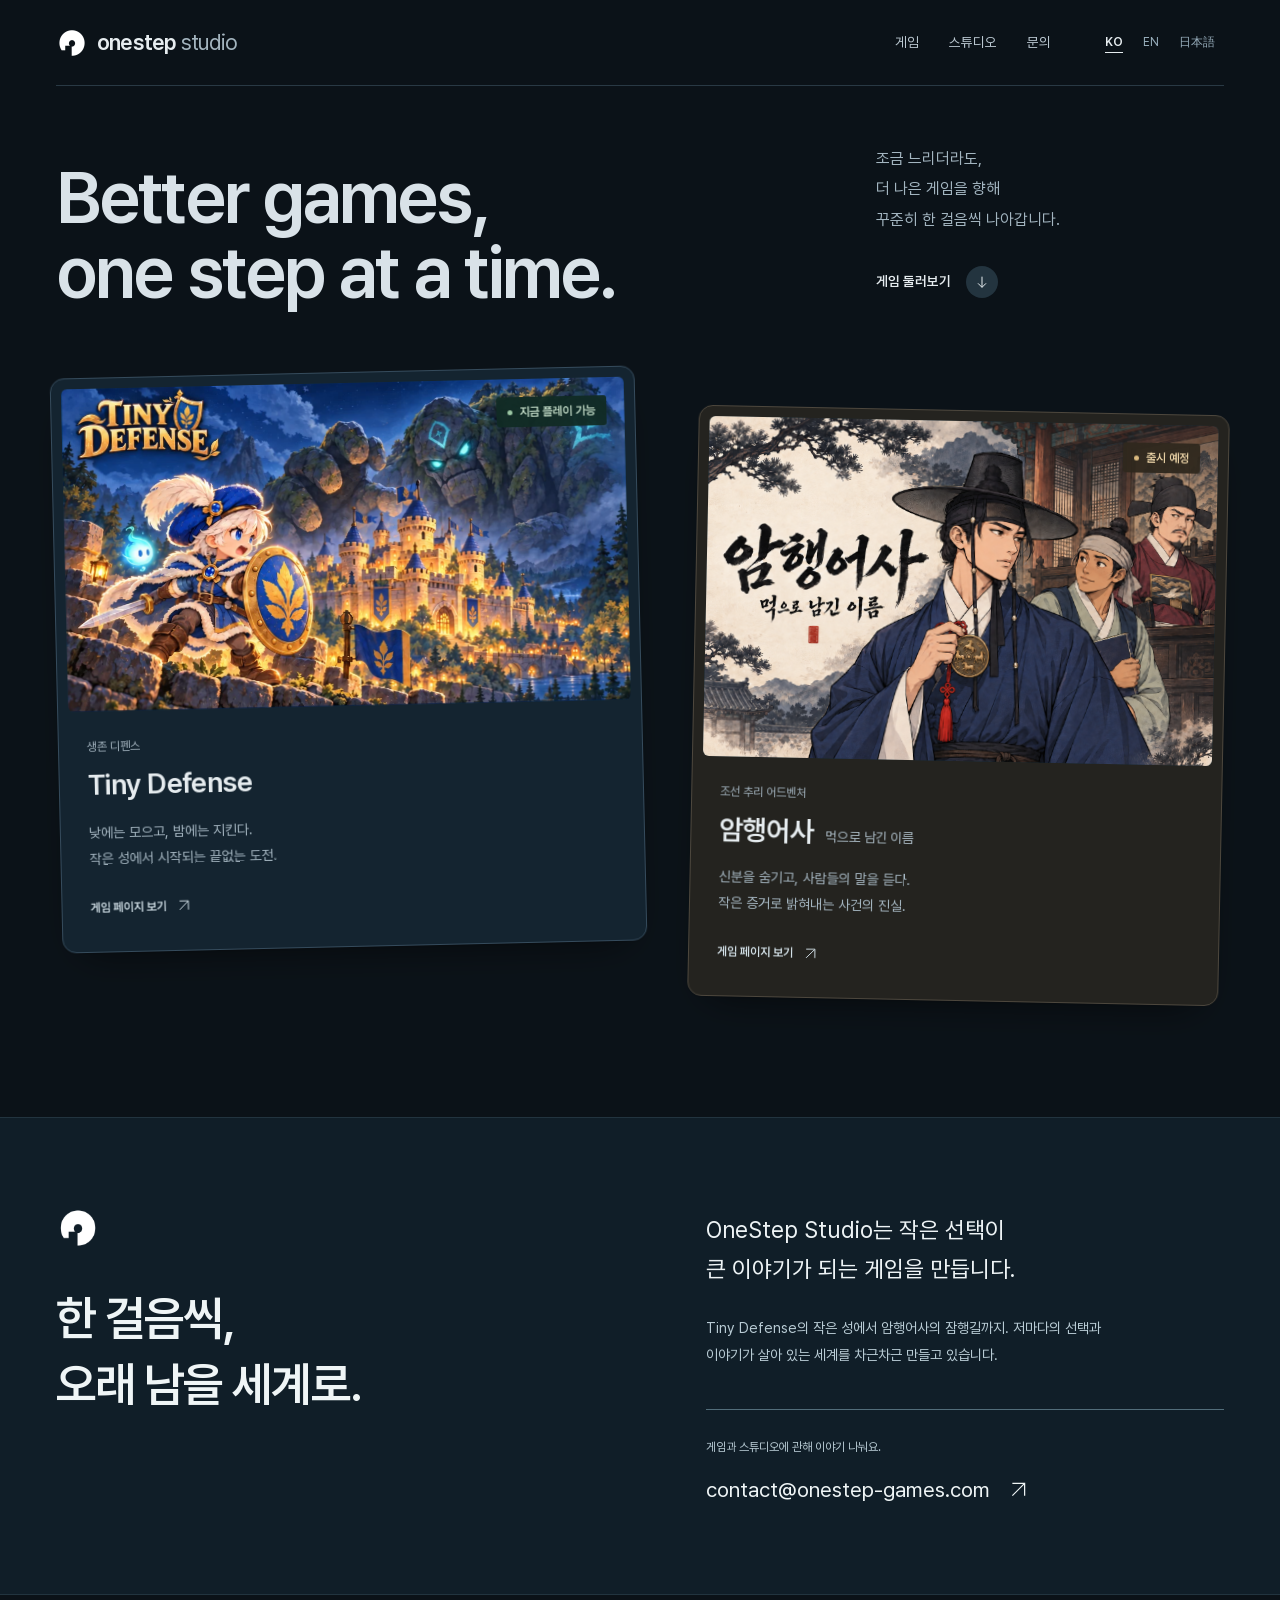
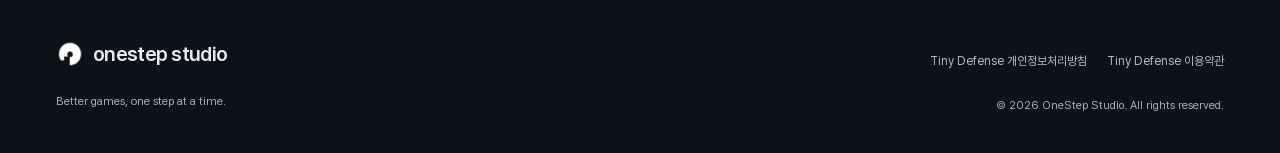
<file: index.html>
<!DOCTYPE html>
<html lang="ko">
<head>
  <meta charset="utf-8">
  <meta name="viewport" content="width=device-width, initial-scale=1, viewport-fit=cover">
  <meta name="description" content="작은 세계를 한 걸음씩 만들어가는 게임 스튜디오, OneStep Studio의 공식 홈페이지입니다.">
  <meta name="theme-color" content="#0b1218">
  <meta name="color-scheme" content="dark">
  <link rel="canonical" href="https://onestep-studio.github.io/">
  <link rel="alternate" hreflang="ko" href="https://onestep-studio.github.io/">
  <link rel="alternate" hreflang="en" href="https://onestep-studio.github.io/en/">
  <link rel="alternate" hreflang="ja" href="https://onestep-studio.github.io/ja/">
  <link rel="alternate" hreflang="x-default" href="https://onestep-studio.github.io/">

  <meta property="og:type" content="website">
  <meta property="og:locale" content="ko_KR">
  <meta property="og:site_name" content="OneStep Studio">
  <meta property="og:title" content="OneStep Studio">
  <meta property="og:description" content="Small worlds, one step at a time. OneStep Studio의 게임을 만나보세요.">
  <meta property="og:url" content="https://onestep-studio.github.io/">
  <meta property="og:image" content="https://onestep-studio.github.io/assets/onestep-logo.png">
  <meta property="og:image:width" content="1176">
  <meta property="og:image:height" content="1176">
  <meta property="og:image:alt" content="OneStep Studio 로고">

  <meta name="twitter:card" content="summary">
  <meta name="twitter:title" content="OneStep Studio">
  <meta name="twitter:description" content="Small worlds, one step at a time.">
  <meta name="twitter:image" content="https://onestep-studio.github.io/assets/onestep-logo.png">

  <title>OneStep Studio | 공식 홈페이지</title>
  <link rel="icon" href="/assets/onestep-favicon.png" type="image/png">
  <link rel="apple-touch-icon" href="/assets/onestep-touch-icon.png">
  <link rel="preload" as="image" href="/assets/onestep-logo.webp" type="image/webp">
  <link rel="stylesheet" href="/styles.css?v=eosa-1">
  <script defer src="/script.js"></script>
  <script type="application/ld+json">
{
  "@context": "https://schema.org",
  "@graph": [
    {
      "@type": "Organization",
      "@id": "https://onestep-studio.github.io/#organization",
      "name": "OneStep Studio",
      "url": "https://onestep-studio.github.io/",
      "logo": "https://onestep-studio.github.io/assets/onestep-logo.png",
      "email": "contact@onestep-games.com"
    },
    {
      "@type": "WebSite",
      "name": "OneStep Studio",
      "url": "https://onestep-studio.github.io/",
      "inLanguage": "ko",
      "publisher": {
        "@id": "https://onestep-studio.github.io/#organization"
      }
    },
    {
      "@type": "ItemList",
      "name": "OneStep Studio 게임 목록",
      "numberOfItems": 2,
      "itemListElement": [
        {
          "@type": "ListItem",
          "position": 1,
          "url": "https://onestep-studio.github.io/games/tiny-defense/",
          "name": "Tiny Defense"
        },
        {
          "@type": "ListItem",
          "position": 2,
          "url": "https://onestep-studio.github.io/games/amhaeng-eosa/",
          "name": "암행어사: 먹으로 남긴 이름"
        }
      ]
    }
  ]
}
  </script>
  <link rel="preload" as="font" href="/assets/studio/StudioSans-Semibold.woff2?v=studio-voice-5" type="font/woff2" crossorigin>
  <link rel="stylesheet" href="/home.css?v=studio-voice-5">
  <script defer src="/analytics.js?v=1"></script>
</head>
<body class="home-page" data-studio-home="2">
  <a class="skip-link" href="#main">본문 바로가기</a>
  <header class="site-header" data-header>
    <div class="header-inner">
      <a class="wordmark" href="/" aria-label="OneStep Studio 홈"><img class="wordmark-logo" src="/assets/onestep-logo.webp" alt="" width="512" height="512"><span>onestep<span class="wordmark-studio"> studio</span></span></a>
      <div class="studio-header-actions">
        <nav class="primary-nav" id="primary-nav" aria-label="주요 메뉴"><a href="#games">게임</a><a href="#studio">스튜디오</a><a href="mailto:contact@onestep-games.com">문의</a></nav>
        <span class="studio-languages" role="group" aria-label="언어 선택"><a href="/" lang="ko" aria-current="page">KO</a><a href="/en/" lang="en">EN</a><a href="/ja/" lang="ja">日本語</a></span>
        <button class="menu-toggle" type="button" aria-expanded="false" aria-controls="primary-nav" aria-label="메뉴 열기" data-label-open="메뉴 열기" data-label-close="메뉴 닫기"><span></span><span></span><span></span></button>
      </div>
    </div>
  </header>
  <main id="main">
    <section class="studio-intro" id="top" aria-labelledby="studio-home-title">
      <div class="container studio-intro-inner">
        <h1 id="studio-home-title"><span>Better games,</span><span>one step <br class="studio-mobile-break">at a time.</span></h1>
        <div class="studio-intro-note"><p>조금 느리더라도,<br>더 나은 게임을 향해<br>꾸준히 한 걸음씩 나아갑니다.</p><a class="studio-explore" href="#games"><span class="studio-explore-text">게임 둘러보기</span><span class="studio-explore-icon"><svg viewBox="0 0 24 24" aria-hidden="true"><path d="M12 4v16m-6-6 6 6 6-6"/></svg></span></a></div>
      </div>
    </section>
    <section class="game-library" id="games" aria-labelledby="games-title">
      <div class="container">
        <h2 class="sr-only" id="games-title">우리의 게임</h2>
        <div class="game-grid">
          <a class="game-card reveal" href="/games/tiny-defense/" aria-label="게임 페이지 보기, Tiny Defense">
            <div class="game-card-media">
              <img src="/assets/brand-20261014/keyart-wide.webp" alt="성을 지키는 소년 영웅과 정령, 거대한 돌 트롤이 있는 Tiny Defense의 밤" width="1007" height="578" fetchpriority="high">
              <span class="game-status is-live"><span aria-hidden="true"></span>지금 플레이 가능</span>
              <span class="studio-art-enter" aria-hidden="true"><svg viewBox="0 0 24 24" aria-hidden="true"><path d="M5 19 19 5M5 5h14v14"/></svg></span>
            </div>
            <div class="game-card-body">
              <p class="studio-game-genre">생존 디펜스</p>
              <h3>Tiny Defense</h3>
              <p class="studio-game-description">낮에는 모으고, 밤에는 지킨다.<br>작은 성에서 시작되는 끝없는 도전.</p>
              <span class="game-card-link">게임 페이지 보기 <svg viewBox="0 0 24 24" aria-hidden="true"><path d="M5 19 19 5M5 5h14v14"/></svg></span>
            </div>
          </a>
          <a class="game-card game-card-eosa reveal" href="/games/amhaeng-eosa/" aria-label="암행어사: 먹으로 남긴 이름, 게임 페이지 보기">
            <div class="game-card-media game-card-eosa-media">
              <img class="game-card-eosa-art" src="/assets/amhaeng-eosa/manager-keyart-original.webp" alt="마패를 든 윤서와 기록을 품은 도겸, 관아의 인물이 함께 그려진 암행어사 전체 키아트" width="1536" height="1024">
              <span class="game-status is-coming"><span aria-hidden="true"></span>출시 예정</span>
              <span class="studio-art-enter" aria-hidden="true"><svg viewBox="0 0 24 24" aria-hidden="true"><path d="M5 19 19 5M5 5h14v14"/></svg></span>
            </div>
            <div class="game-card-body">
              <p class="studio-game-genre">조선 추리 어드벤처</p>
              <h3>암행어사<span class="studio-game-subtitle">먹으로 남긴 이름</span></h3>
              <p class="studio-game-description">신분을 숨기고, 사람들의 말을 듣다.<br>작은 증거로 밝혀내는 사건의 진실.</p>
              <span class="game-card-link">게임 페이지 보기 <svg viewBox="0 0 24 24" aria-hidden="true"><path d="M5 19 19 5M5 5h14v14"/></svg></span>
            </div>
          </a>
        </div>
      </div>
    </section>
    <section class="studio-summary" id="studio" aria-labelledby="studio-summary-title">
      <div class="container studio-summary-grid">
        <div><img class="studio-summary-mark" src="/assets/onestep-logo.webp" alt="" width="512" height="512" loading="lazy"><h2 id="studio-summary-title">한 걸음씩,<br>오래 남을 세계로.</h2></div>
        <div class="studio-summary-copy"><p class="lead">OneStep Studio는 작은 선택이<br>큰 이야기가 되는 게임을 만듭니다.</p><p>Tiny Defense의 작은 성에서 암행어사의 잠행길까지. 저마다의 선택과 이야기가 살아 있는 세계를 차근차근 만들고 있습니다.</p><div class="studio-contact"><p>게임과 스튜디오에 관해 이야기 나눠요.</p><a href="mailto:contact@onestep-games.com">contact@onestep-games.com <svg viewBox="0 0 24 24" aria-hidden="true"><path d="M5 19 19 5M5 5h14v14"/></svg></a></div></div>
      </div>
    </section>
  </main>
  <footer class="site-footer">
    <div class="container footer-inner">
      <div class="studio-footer-brand"><a class="wordmark wordmark-footer" href="#top" aria-label="맨 위로"><img class="wordmark-logo" src="/assets/onestep-logo.webp" alt="" width="512" height="512" loading="lazy"><span>onestep studio</span></a><p>Better games, one step at a time.</p></div>
      <div class="studio-footer-meta"><nav aria-label="법적 고지"><a href="https://notedays.github.io/tinydefense-legal/privacy-policy.html">Tiny Defense 개인정보처리방침</a><a href="https://notedays.github.io/tinydefense-legal/terms-of-service.html">Tiny Defense 이용약관</a></nav><p>© <span data-year>2026</span> OneStep Studio. All rights reserved.</p></div>
    </div>
  </footer>
</body>
</html>
</file>
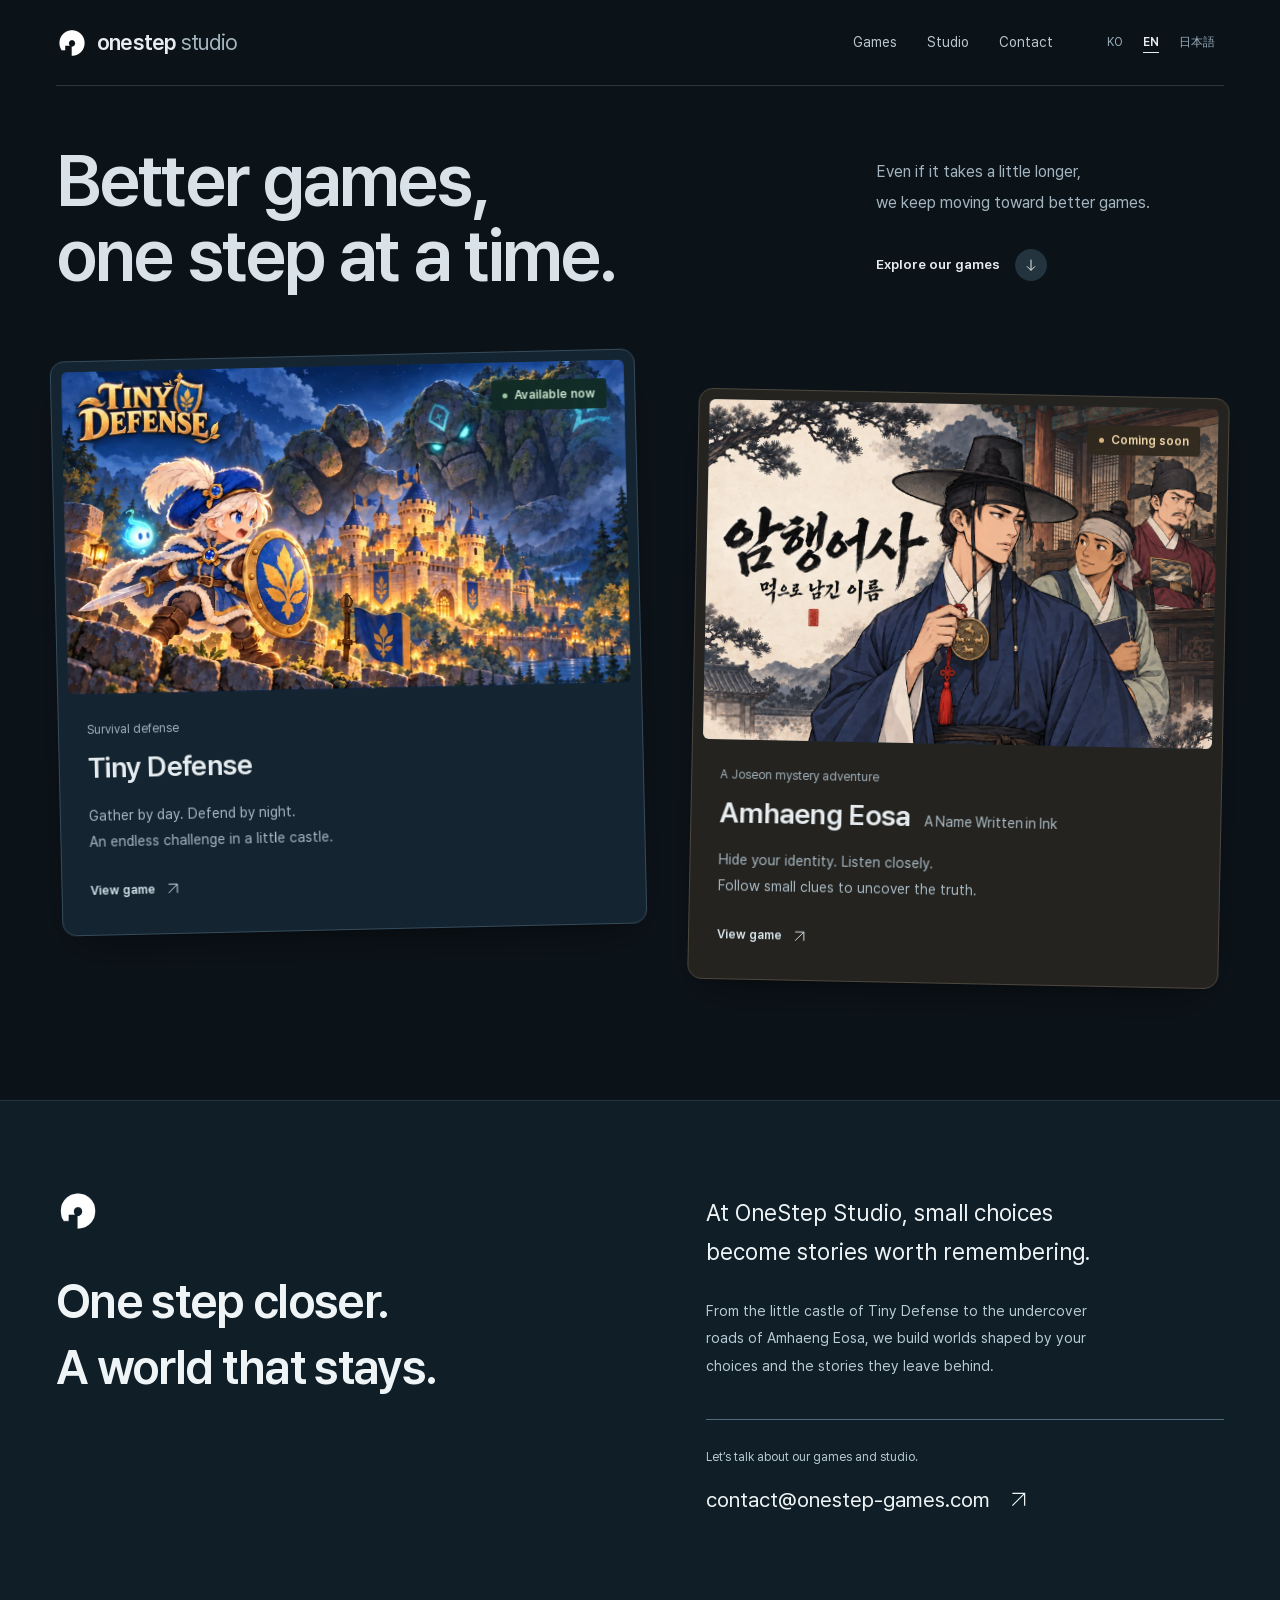
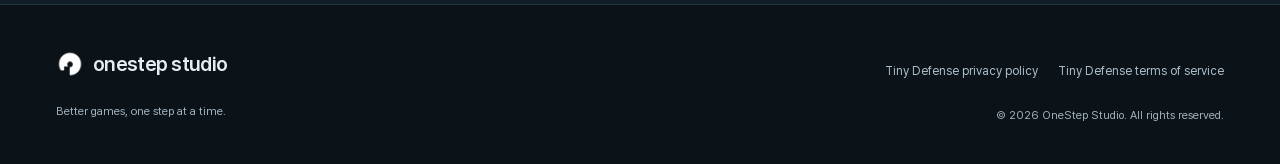
<file: en/index.html>
<!DOCTYPE html>
<html lang="en">
<head>
  <meta charset="utf-8">
  <meta name="viewport" content="width=device-width, initial-scale=1, viewport-fit=cover">
  <meta name="description" content="The official website of OneStep Studio, a game studio building small worlds one step at a time.">
  <meta name="theme-color" content="#0b1218">
  <meta name="color-scheme" content="dark">
  <link rel="canonical" href="https://onestep-studio.github.io/en/">
  <link rel="alternate" hreflang="ko" href="https://onestep-studio.github.io/">
  <link rel="alternate" hreflang="en" href="https://onestep-studio.github.io/en/">
  <link rel="alternate" hreflang="ja" href="https://onestep-studio.github.io/ja/">
  <link rel="alternate" hreflang="x-default" href="https://onestep-studio.github.io/">

  <meta property="og:type" content="website">
  <meta property="og:locale" content="en_US">
  <meta property="og:site_name" content="OneStep Studio">
  <meta property="og:title" content="OneStep Studio">
  <meta property="og:description" content="Small worlds, one step at a time. Discover the games of OneStep Studio.">
  <meta property="og:url" content="https://onestep-studio.github.io/en/">
  <meta property="og:image" content="https://onestep-studio.github.io/assets/onestep-logo.png">
  <meta property="og:image:width" content="1176">
  <meta property="og:image:height" content="1176">
  <meta property="og:image:alt" content="OneStep Studio logo">

  <meta name="twitter:card" content="summary">
  <meta name="twitter:title" content="OneStep Studio">
  <meta name="twitter:description" content="Small worlds, one step at a time.">
  <meta name="twitter:image" content="https://onestep-studio.github.io/assets/onestep-logo.png">

  <title>OneStep Studio | Official Site</title>
  <link rel="icon" href="/assets/onestep-favicon.png" type="image/png">
  <link rel="apple-touch-icon" href="/assets/onestep-touch-icon.png">
  <link rel="preload" as="image" href="/assets/onestep-logo.webp" type="image/webp">
  <link rel="stylesheet" href="/styles.css?v=eosa-1">
  <script defer src="/script.js"></script>
  <script type="application/ld+json">
{
  "@context": "https://schema.org",
  "@graph": [
    {
      "@type": "Organization",
      "@id": "https://onestep-studio.github.io/#organization",
      "name": "OneStep Studio",
      "url": "https://onestep-studio.github.io/",
      "logo": "https://onestep-studio.github.io/assets/onestep-logo.png",
      "email": "contact@onestep-games.com"
    },
    {
      "@type": "WebSite",
      "name": "OneStep Studio",
      "url": "https://onestep-studio.github.io/en/",
      "inLanguage": "en",
      "publisher": {
        "@id": "https://onestep-studio.github.io/#organization"
      }
    },
    {
      "@type": "ItemList",
      "name": "Games by OneStep Studio",
      "numberOfItems": 2,
      "itemListElement": [
        {
          "@type": "ListItem",
          "position": 1,
          "url": "https://onestep-studio.github.io/en/games/tiny-defense/",
          "name": "Tiny Defense"
        },
        {
          "@type": "ListItem",
          "position": 2,
          "url": "https://onestep-studio.github.io/en/games/amhaeng-eosa/",
          "name": "Amhaeng Eosa: A Name Written in Ink"
        }
      ]
    }
  ]
}
  </script>
  <link rel="preload" as="font" href="/assets/studio/StudioSans-Semibold.woff2?v=studio-voice-5" type="font/woff2" crossorigin>
  <link rel="stylesheet" href="/home.css?v=studio-voice-5">
  <script defer src="/analytics.js?v=1"></script>
</head>
<body class="home-page" data-studio-home="2">
  <a class="skip-link" href="#main">Skip to content</a>
  <header class="site-header" data-header>
    <div class="header-inner">
      <a class="wordmark" href="/en/" aria-label="OneStep Studio home"><img class="wordmark-logo" src="/assets/onestep-logo.webp" alt="" width="512" height="512"><span>onestep<span class="wordmark-studio"> studio</span></span></a>
      <div class="studio-header-actions">
        <nav class="primary-nav" id="primary-nav" aria-label="Main navigation"><a href="#games">Games</a><a href="#studio">Studio</a><a href="mailto:contact@onestep-games.com">Contact</a></nav>
        <span class="studio-languages" role="group" aria-label="Choose language"><a href="/" lang="ko">KO</a><a href="/en/" lang="en" aria-current="page">EN</a><a href="/ja/" lang="ja">日本語</a></span>
        <button class="menu-toggle" type="button" aria-expanded="false" aria-controls="primary-nav" aria-label="Open menu" data-label-open="Open menu" data-label-close="Close menu"><span></span><span></span><span></span></button>
      </div>
    </div>
  </header>
  <main id="main">
    <section class="studio-intro" id="top" aria-labelledby="studio-home-title">
      <div class="container studio-intro-inner">
        <h1 id="studio-home-title"><span>Better games,</span><span>one step <br class="studio-mobile-break">at a time.</span></h1>
        <div class="studio-intro-note"><p>Even if it takes a little longer,<br>we keep moving toward better games.</p><a class="studio-explore" href="#games"><span class="studio-explore-text">Explore our games</span><span class="studio-explore-icon"><svg viewBox="0 0 24 24" aria-hidden="true"><path d="M12 4v16m-6-6 6 6 6-6"/></svg></span></a></div>
      </div>
    </section>
    <section class="game-library" id="games" aria-labelledby="games-title">
      <div class="container">
        <h2 class="sr-only" id="games-title">Our games</h2>
        <div class="game-grid">
          <a class="game-card reveal" href="/en/games/tiny-defense/" aria-label="View game, Tiny Defense">
            <div class="game-card-media">
              <img src="/assets/brand-20261014/keyart-wide.webp" alt="A young hero and spirit defend a castle against a giant stone troll in Tiny Defense" width="1007" height="578" fetchpriority="high">
              <span class="game-status is-live"><span aria-hidden="true"></span>Available now</span>
              <span class="studio-art-enter" aria-hidden="true"><svg viewBox="0 0 24 24" aria-hidden="true"><path d="M5 19 19 5M5 5h14v14"/></svg></span>
            </div>
            <div class="game-card-body">
              <p class="studio-game-genre">Survival defense</p>
              <h3>Tiny Defense</h3>
              <p class="studio-game-description">Gather by day. Defend by night.<br>An endless challenge in a little castle.</p>
              <span class="game-card-link">View game <svg viewBox="0 0 24 24" aria-hidden="true"><path d="M5 19 19 5M5 5h14v14"/></svg></span>
            </div>
          </a>
          <a class="game-card game-card-eosa reveal" href="/en/games/amhaeng-eosa/" aria-label="Amhaeng Eosa: A Name Written in Ink, View game">
            <div class="game-card-media game-card-eosa-media">
              <img class="game-card-eosa-art" src="/assets/amhaeng-eosa/manager-keyart-original.webp" alt="The complete Amhaeng Eosa key art, with Yunseo holding his royal seal, Dogyeom carrying records, and a county official" width="1536" height="1024">
              <span class="game-status is-coming"><span aria-hidden="true"></span>Coming soon</span>
              <span class="studio-art-enter" aria-hidden="true"><svg viewBox="0 0 24 24" aria-hidden="true"><path d="M5 19 19 5M5 5h14v14"/></svg></span>
            </div>
            <div class="game-card-body">
              <p class="studio-game-genre">A Joseon mystery adventure</p>
              <h3>Amhaeng Eosa<span class="studio-game-subtitle">A Name Written in Ink</span></h3>
              <p class="studio-game-description">Hide your identity. Listen closely.<br>Follow small clues to uncover the truth.</p>
              <span class="game-card-link">View game <svg viewBox="0 0 24 24" aria-hidden="true"><path d="M5 19 19 5M5 5h14v14"/></svg></span>
            </div>
          </a>
        </div>
      </div>
    </section>
    <section class="studio-summary" id="studio" aria-labelledby="studio-summary-title">
      <div class="container studio-summary-grid">
        <div><img class="studio-summary-mark" src="/assets/onestep-logo.webp" alt="" width="512" height="512" loading="lazy"><h2 id="studio-summary-title">One step closer.<br>A world that stays.</h2></div>
        <div class="studio-summary-copy"><p class="lead">At OneStep Studio, small choices<br>become stories worth remembering.</p><p>From the little castle of Tiny Defense to the undercover roads of Amhaeng Eosa, we build worlds shaped by your choices and the stories they leave behind.</p><div class="studio-contact"><p>Let’s talk about our games and studio.</p><a href="mailto:contact@onestep-games.com">contact@onestep-games.com <svg viewBox="0 0 24 24" aria-hidden="true"><path d="M5 19 19 5M5 5h14v14"/></svg></a></div></div>
      </div>
    </section>
  </main>
  <footer class="site-footer">
    <div class="container footer-inner">
      <div class="studio-footer-brand"><a class="wordmark wordmark-footer" href="#top" aria-label="Back to top"><img class="wordmark-logo" src="/assets/onestep-logo.webp" alt="" width="512" height="512" loading="lazy"><span>onestep studio</span></a><p>Better games, one step at a time.</p></div>
      <div class="studio-footer-meta"><nav aria-label="Legal information"><a href="https://notedays.github.io/tinydefense-legal/privacy-policy.html">Tiny Defense privacy policy</a><a href="https://notedays.github.io/tinydefense-legal/terms-of-service.html">Tiny Defense terms of service</a></nav><p>© <span data-year>2026</span> OneStep Studio. All rights reserved.</p></div>
    </div>
  </footer>
</body>
</html>
</file>
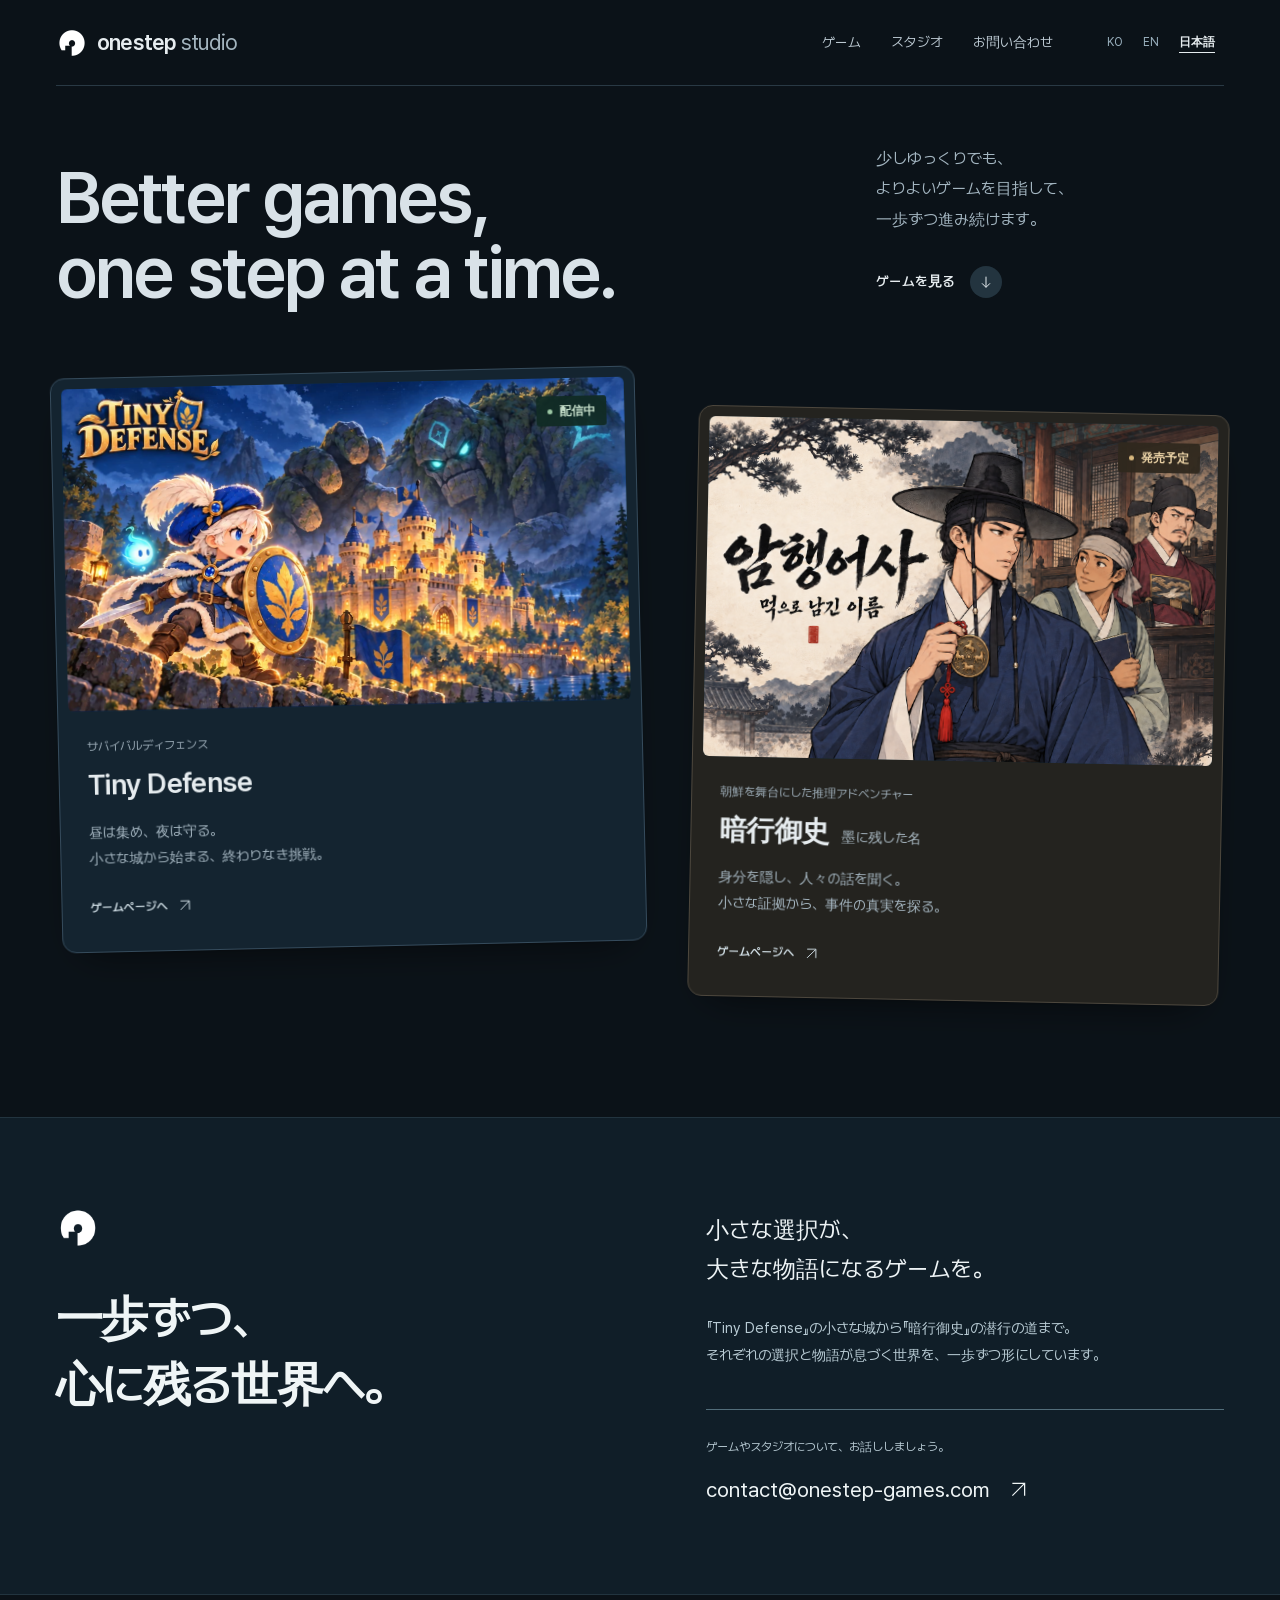
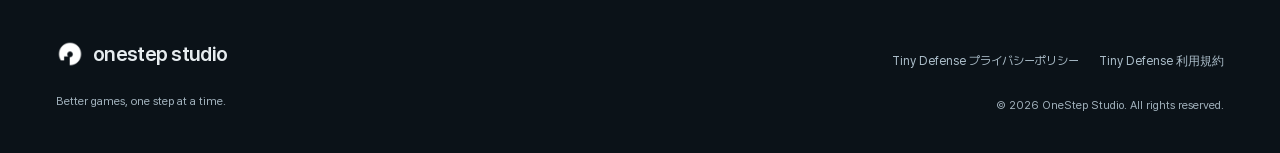
<file: ja/index.html>
<!DOCTYPE html>
<html lang="ja">
<head>
  <meta charset="utf-8">
  <meta name="viewport" content="width=device-width, initial-scale=1, viewport-fit=cover">
  <meta name="description" content="小さな世界を一歩ずつつくるゲームスタジオ、OneStep Studioの公式サイトです。">
  <meta name="theme-color" content="#0b1218">
  <meta name="color-scheme" content="dark">
  <link rel="canonical" href="https://onestep-studio.github.io/ja/">
  <link rel="alternate" hreflang="ko" href="https://onestep-studio.github.io/">
  <link rel="alternate" hreflang="en" href="https://onestep-studio.github.io/en/">
  <link rel="alternate" hreflang="ja" href="https://onestep-studio.github.io/ja/">
  <link rel="alternate" hreflang="x-default" href="https://onestep-studio.github.io/">

  <meta property="og:type" content="website">
  <meta property="og:locale" content="ja_JP">
  <meta property="og:site_name" content="OneStep Studio">
  <meta property="og:title" content="OneStep Studio">
  <meta property="og:description" content="Small worlds, one step at a time. OneStep Studioが手がけるゲームをご紹介します。">
  <meta property="og:url" content="https://onestep-studio.github.io/ja/">
  <meta property="og:image" content="https://onestep-studio.github.io/assets/onestep-logo.png">
  <meta property="og:image:width" content="1176">
  <meta property="og:image:height" content="1176">
  <meta property="og:image:alt" content="OneStep Studioのロゴ">

  <meta name="twitter:card" content="summary">
  <meta name="twitter:title" content="OneStep Studio">
  <meta name="twitter:description" content="Small worlds, one step at a time.">
  <meta name="twitter:image" content="https://onestep-studio.github.io/assets/onestep-logo.png">

  <title>OneStep Studio | 公式サイト</title>
  <link rel="icon" href="/assets/onestep-favicon.png" type="image/png">
  <link rel="apple-touch-icon" href="/assets/onestep-touch-icon.png">
  <link rel="preload" as="image" href="/assets/onestep-logo.webp" type="image/webp">
  <link rel="stylesheet" href="/styles.css?v=eosa-1">
  <script defer src="/script.js"></script>
  <script type="application/ld+json">
{
  "@context": "https://schema.org",
  "@graph": [
    {
      "@type": "Organization",
      "@id": "https://onestep-studio.github.io/#organization",
      "name": "OneStep Studio",
      "url": "https://onestep-studio.github.io/",
      "logo": "https://onestep-studio.github.io/assets/onestep-logo.png",
      "email": "contact@onestep-games.com"
    },
    {
      "@type": "WebSite",
      "name": "OneStep Studio",
      "url": "https://onestep-studio.github.io/ja/",
      "inLanguage": "ja",
      "publisher": {
        "@id": "https://onestep-studio.github.io/#organization"
      }
    },
    {
      "@type": "ItemList",
      "name": "OneStep Studio ゲーム一覧",
      "numberOfItems": 2,
      "itemListElement": [
        {
          "@type": "ListItem",
          "position": 1,
          "url": "https://onestep-studio.github.io/ja/games/tiny-defense/",
          "name": "Tiny Defense"
        },
        {
          "@type": "ListItem",
          "position": 2,
          "url": "https://onestep-studio.github.io/ja/games/amhaeng-eosa/",
          "name": "暗行御史：墨に残した名"
        }
      ]
    }
  ]
}
  </script>
  <link rel="preload" as="font" href="/assets/studio/StudioSans-Semibold.woff2?v=studio-voice-5" type="font/woff2" crossorigin>
  <link rel="stylesheet" href="/home.css?v=studio-voice-5">
  <script defer src="/analytics.js?v=1"></script>
</head>
<body class="home-page" data-studio-home="2">
  <a class="skip-link" href="#main">本文へ移動</a>
  <header class="site-header" data-header>
    <div class="header-inner">
      <a class="wordmark" href="/ja/" aria-label="OneStep Studio ホーム"><img class="wordmark-logo" src="/assets/onestep-logo.webp" alt="" width="512" height="512"><span>onestep<span class="wordmark-studio"> studio</span></span></a>
      <div class="studio-header-actions">
        <nav class="primary-nav" id="primary-nav" aria-label="メインメニュー"><a href="#games">ゲーム</a><a href="#studio">スタジオ</a><a href="mailto:contact@onestep-games.com">お問い合わせ</a></nav>
        <span class="studio-languages" role="group" aria-label="言語を選択"><a href="/" lang="ko">KO</a><a href="/en/" lang="en">EN</a><a href="/ja/" lang="ja" aria-current="page">日本語</a></span>
        <button class="menu-toggle" type="button" aria-expanded="false" aria-controls="primary-nav" aria-label="メニューを開く" data-label-open="メニューを開く" data-label-close="メニューを閉じる"><span></span><span></span><span></span></button>
      </div>
    </div>
  </header>
  <main id="main">
    <section class="studio-intro" id="top" aria-labelledby="studio-home-title">
      <div class="container studio-intro-inner">
        <h1 id="studio-home-title"><span>Better games,</span><span>one step <br class="studio-mobile-break">at a time.</span></h1>
        <div class="studio-intro-note"><p>少しゆっくりでも、<br>よりよいゲームを目指して、<br>一歩ずつ進み続けます。</p><a class="studio-explore" href="#games"><span class="studio-explore-text">ゲームを見る</span><span class="studio-explore-icon"><svg viewBox="0 0 24 24" aria-hidden="true"><path d="M12 4v16m-6-6 6 6 6-6"/></svg></span></a></div>
      </div>
    </section>
    <section class="game-library" id="games" aria-labelledby="games-title">
      <div class="container">
        <h2 class="sr-only" id="games-title">私たちのゲーム</h2>
        <div class="game-grid">
          <a class="game-card reveal" href="/ja/games/tiny-defense/" aria-label="ゲームページへ, Tiny Defense">
            <div class="game-card-media">
              <img src="/assets/brand-20261014/keyart-wide.webp" alt="城を守る少年の英雄と精霊、巨大な岩のトロールがいる Tiny Defense の夜" width="1007" height="578" fetchpriority="high">
              <span class="game-status is-live"><span aria-hidden="true"></span>配信中</span>
              <span class="studio-art-enter" aria-hidden="true"><svg viewBox="0 0 24 24" aria-hidden="true"><path d="M5 19 19 5M5 5h14v14"/></svg></span>
            </div>
            <div class="game-card-body">
              <p class="studio-game-genre">サバイバルディフェンス</p>
              <h3>Tiny Defense</h3>
              <p class="studio-game-description">昼は集め、夜は守る。<br>小さな城から始まる、終わりなき挑戦。</p>
              <span class="game-card-link">ゲームページへ <svg viewBox="0 0 24 24" aria-hidden="true"><path d="M5 19 19 5M5 5h14v14"/></svg></span>
            </div>
          </a>
          <a class="game-card game-card-eosa reveal" href="/ja/games/amhaeng-eosa/" aria-label="暗行御史: 墨に残した名, ゲームページへ">
            <div class="game-card-media game-card-eosa-media">
              <img class="game-card-eosa-art" src="/assets/amhaeng-eosa/manager-keyart-original.webp" alt="馬牌を掲げるユンソ、記録を抱えるトギョム、役人を描いた暗行御史のキービジュアル全景" width="1536" height="1024">
              <span class="game-status is-coming"><span aria-hidden="true"></span>発売予定</span>
              <span class="studio-art-enter" aria-hidden="true"><svg viewBox="0 0 24 24" aria-hidden="true"><path d="M5 19 19 5M5 5h14v14"/></svg></span>
            </div>
            <div class="game-card-body">
              <p class="studio-game-genre">朝鮮を舞台にした推理アドベンチャー</p>
              <h3>暗行御史<span class="studio-game-subtitle">墨に残した名</span></h3>
              <p class="studio-game-description">身分を隠し、人々の話を聞く。<br>小さな証拠から、事件の真実を探る。</p>
              <span class="game-card-link">ゲームページへ <svg viewBox="0 0 24 24" aria-hidden="true"><path d="M5 19 19 5M5 5h14v14"/></svg></span>
            </div>
          </a>
        </div>
      </div>
    </section>
    <section class="studio-summary" id="studio" aria-labelledby="studio-summary-title">
      <div class="container studio-summary-grid">
        <div><img class="studio-summary-mark" src="/assets/onestep-logo.webp" alt="" width="512" height="512" loading="lazy"><h2 id="studio-summary-title">一歩ずつ、<br>心に残る世界へ。</h2></div>
        <div class="studio-summary-copy"><p class="lead">小さな選択が、<br>大きな物語になるゲームを。</p><p>『Tiny Defense』の小さな城から『暗行御史』の潜行の道まで。それぞれの選択と物語が息づく世界を、一歩ずつ形にしています。</p><div class="studio-contact"><p>ゲームやスタジオについて、お話ししましょう。</p><a href="mailto:contact@onestep-games.com">contact@onestep-games.com <svg viewBox="0 0 24 24" aria-hidden="true"><path d="M5 19 19 5M5 5h14v14"/></svg></a></div></div>
      </div>
    </section>
  </main>
  <footer class="site-footer">
    <div class="container footer-inner">
      <div class="studio-footer-brand"><a class="wordmark wordmark-footer" href="#top" aria-label="ページの先頭へ"><img class="wordmark-logo" src="/assets/onestep-logo.webp" alt="" width="512" height="512" loading="lazy"><span>onestep studio</span></a><p>Better games, one step at a time.</p></div>
      <div class="studio-footer-meta"><nav aria-label="法的情報"><a href="https://notedays.github.io/tinydefense-legal/privacy-policy.html">Tiny Defense プライバシーポリシー</a><a href="https://notedays.github.io/tinydefense-legal/terms-of-service.html">Tiny Defense 利用規約</a></nav><p>© <span data-year>2026</span> OneStep Studio. All rights reserved.</p></div>
    </div>
  </footer>
</body>
</html>
</file>
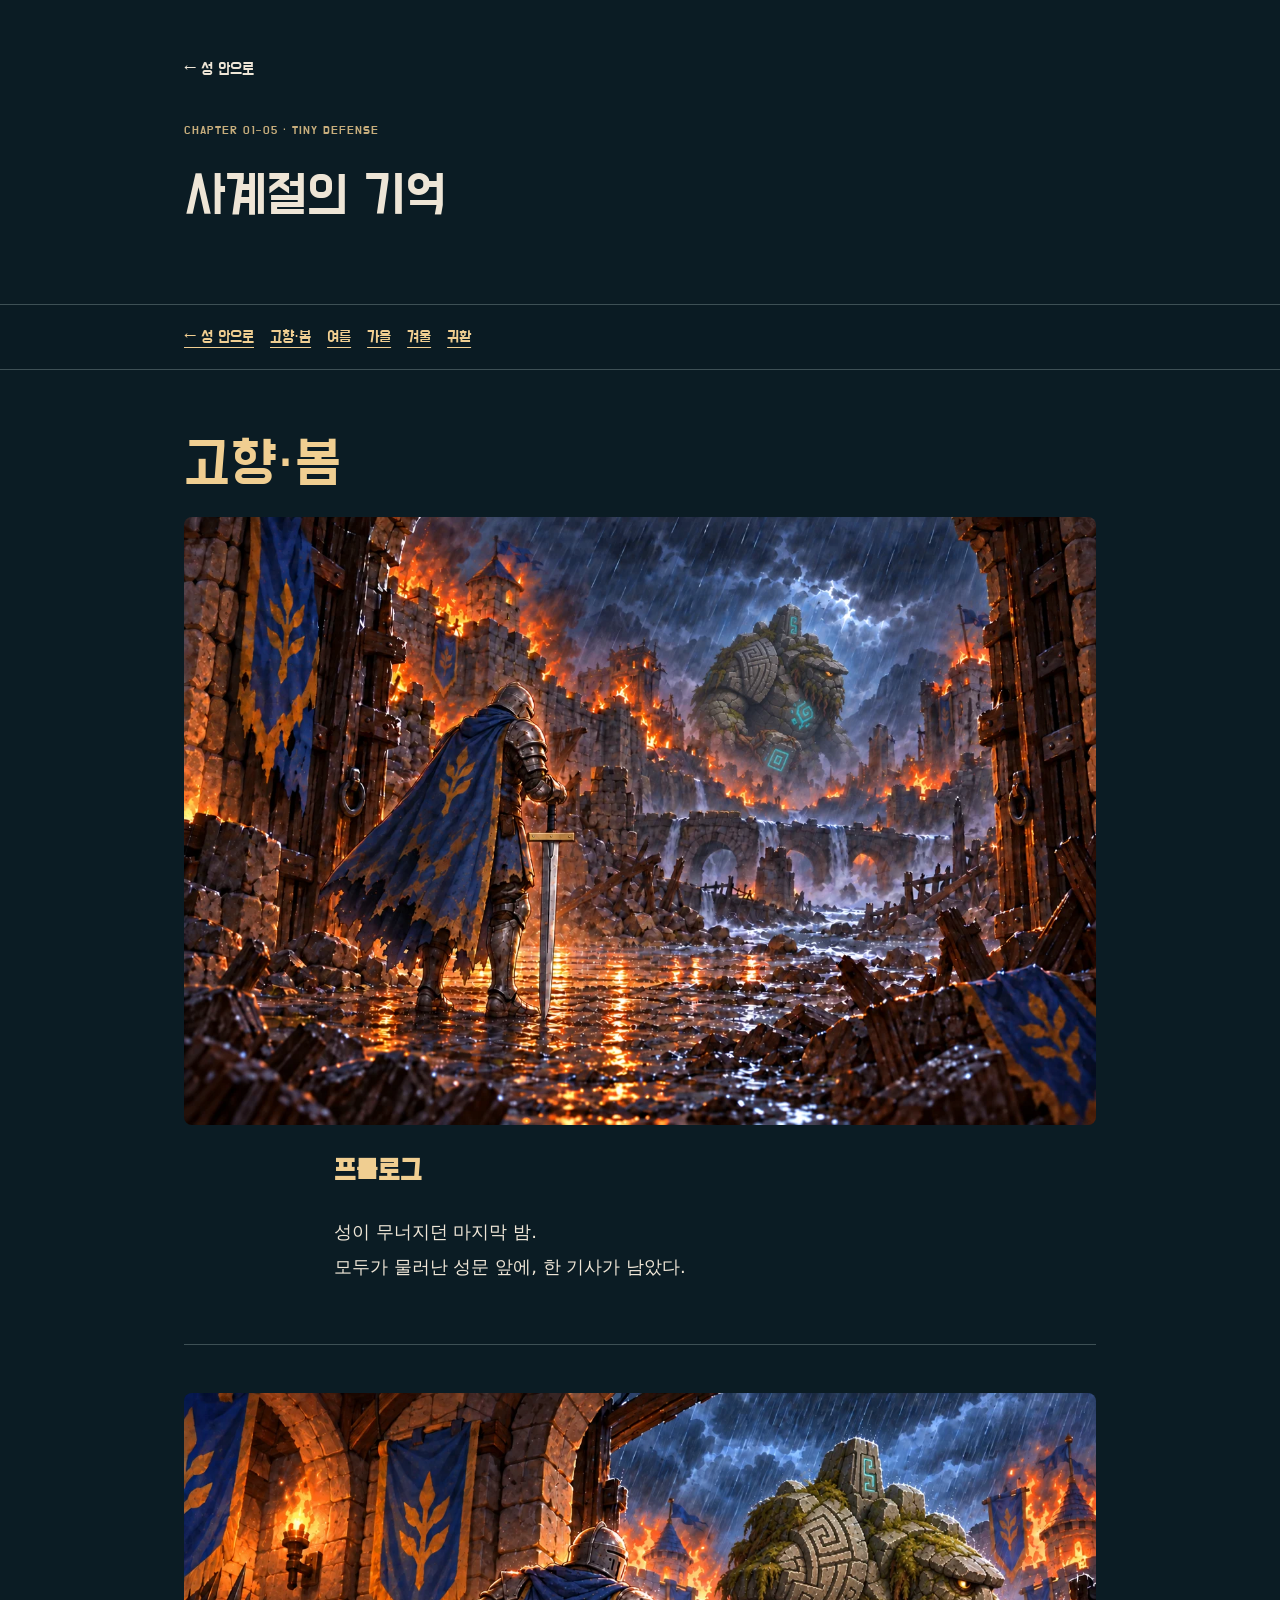
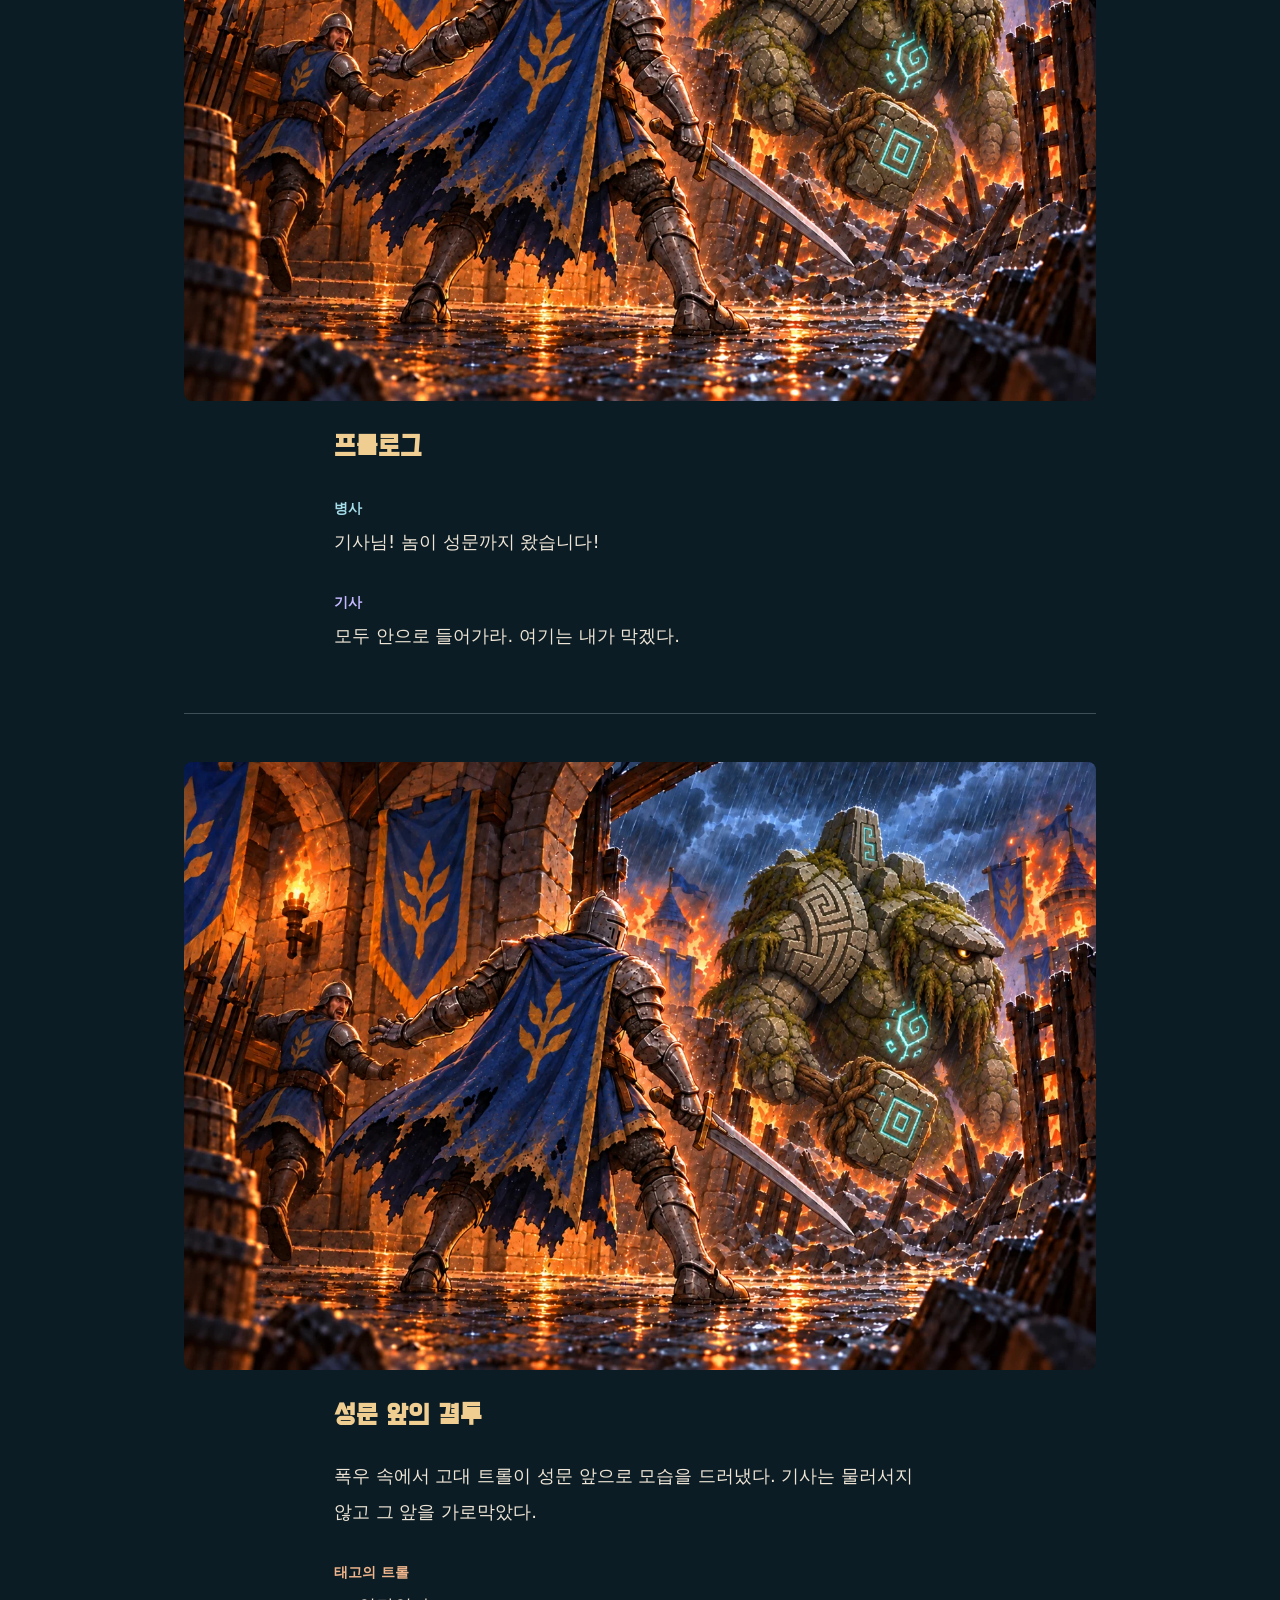
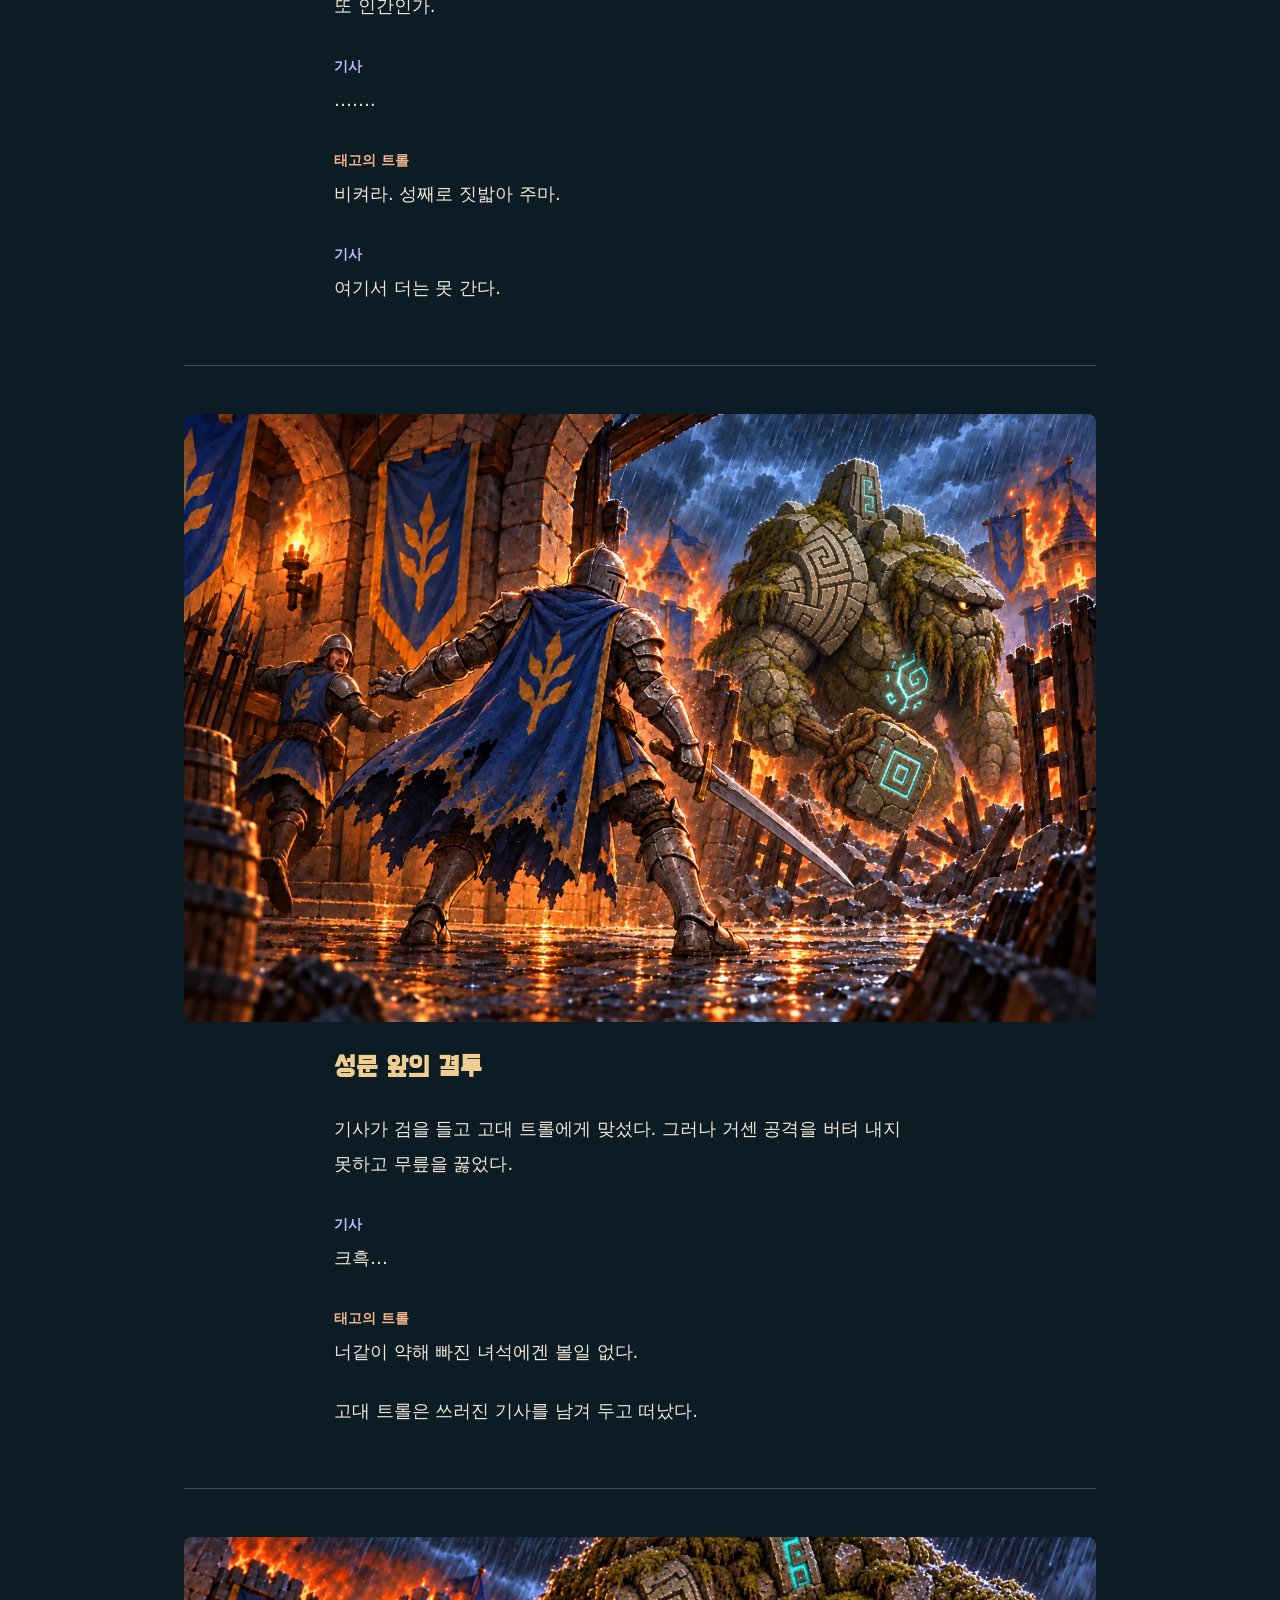
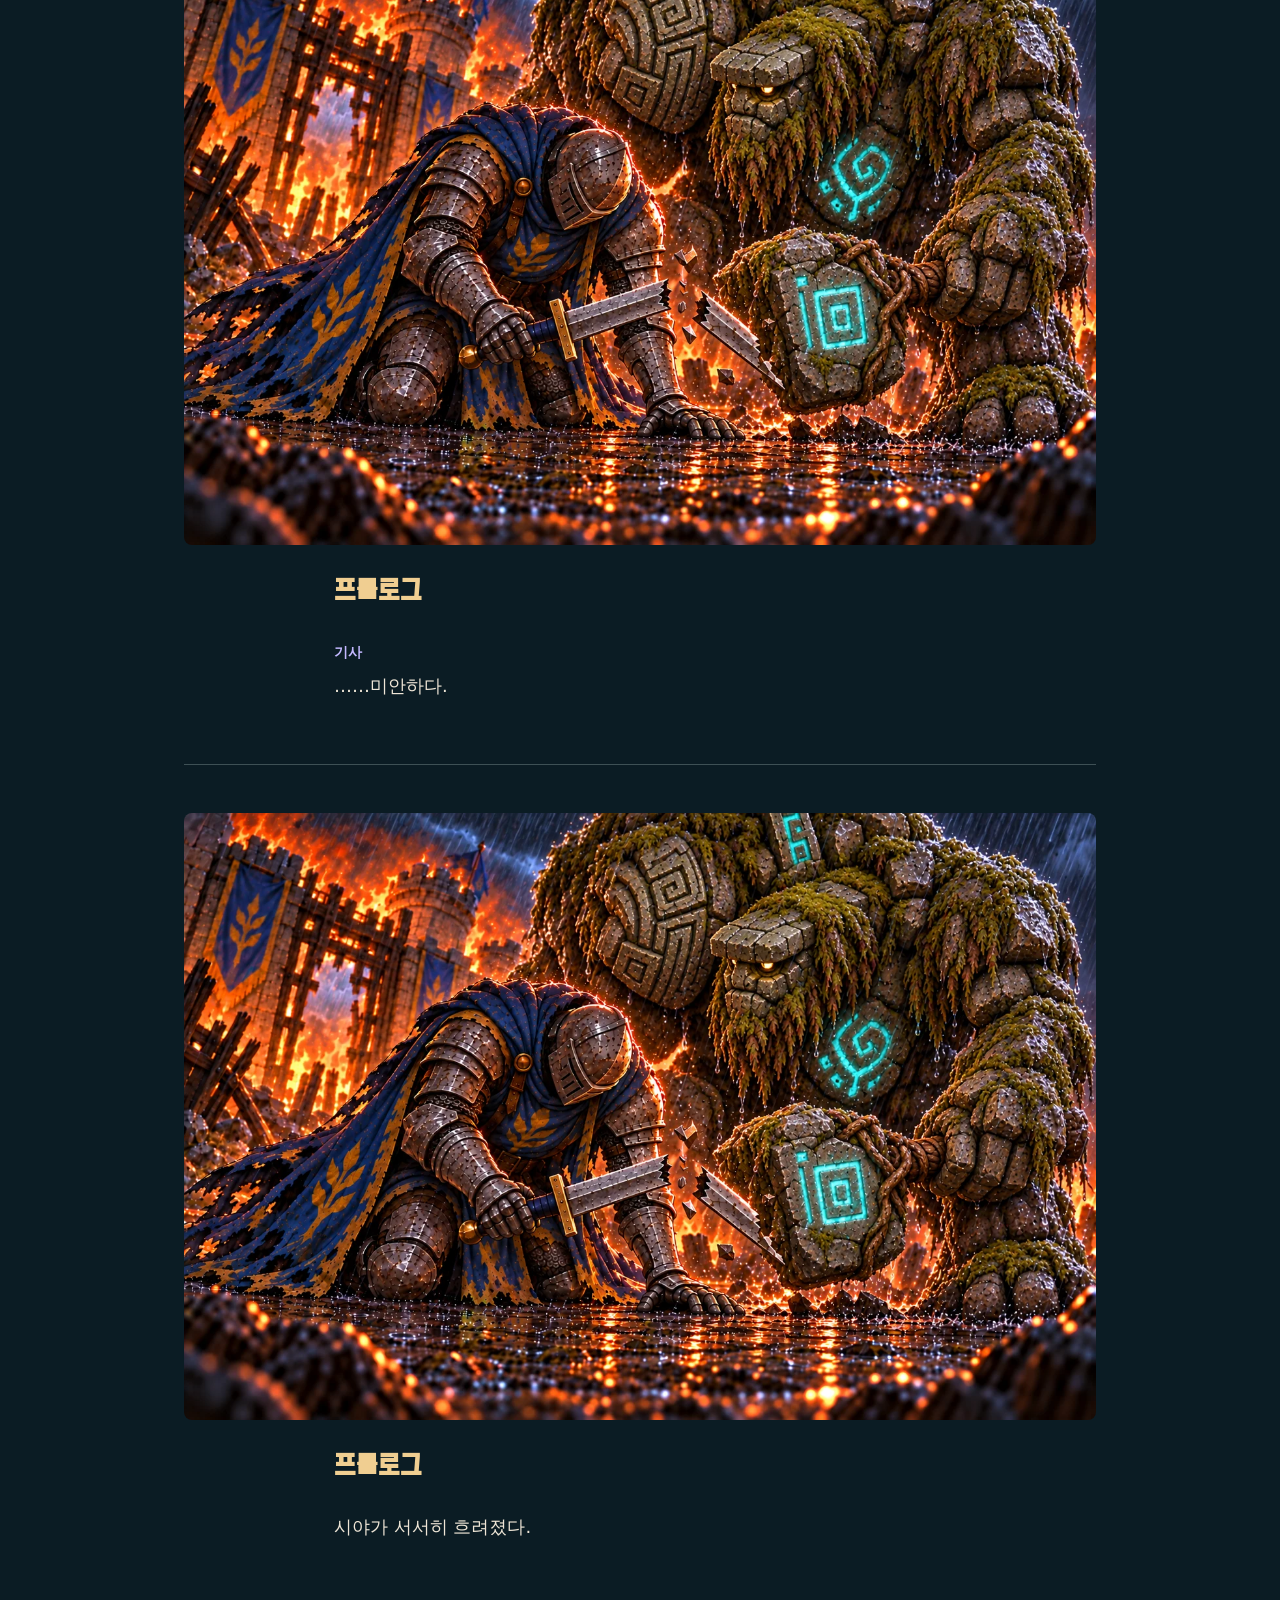
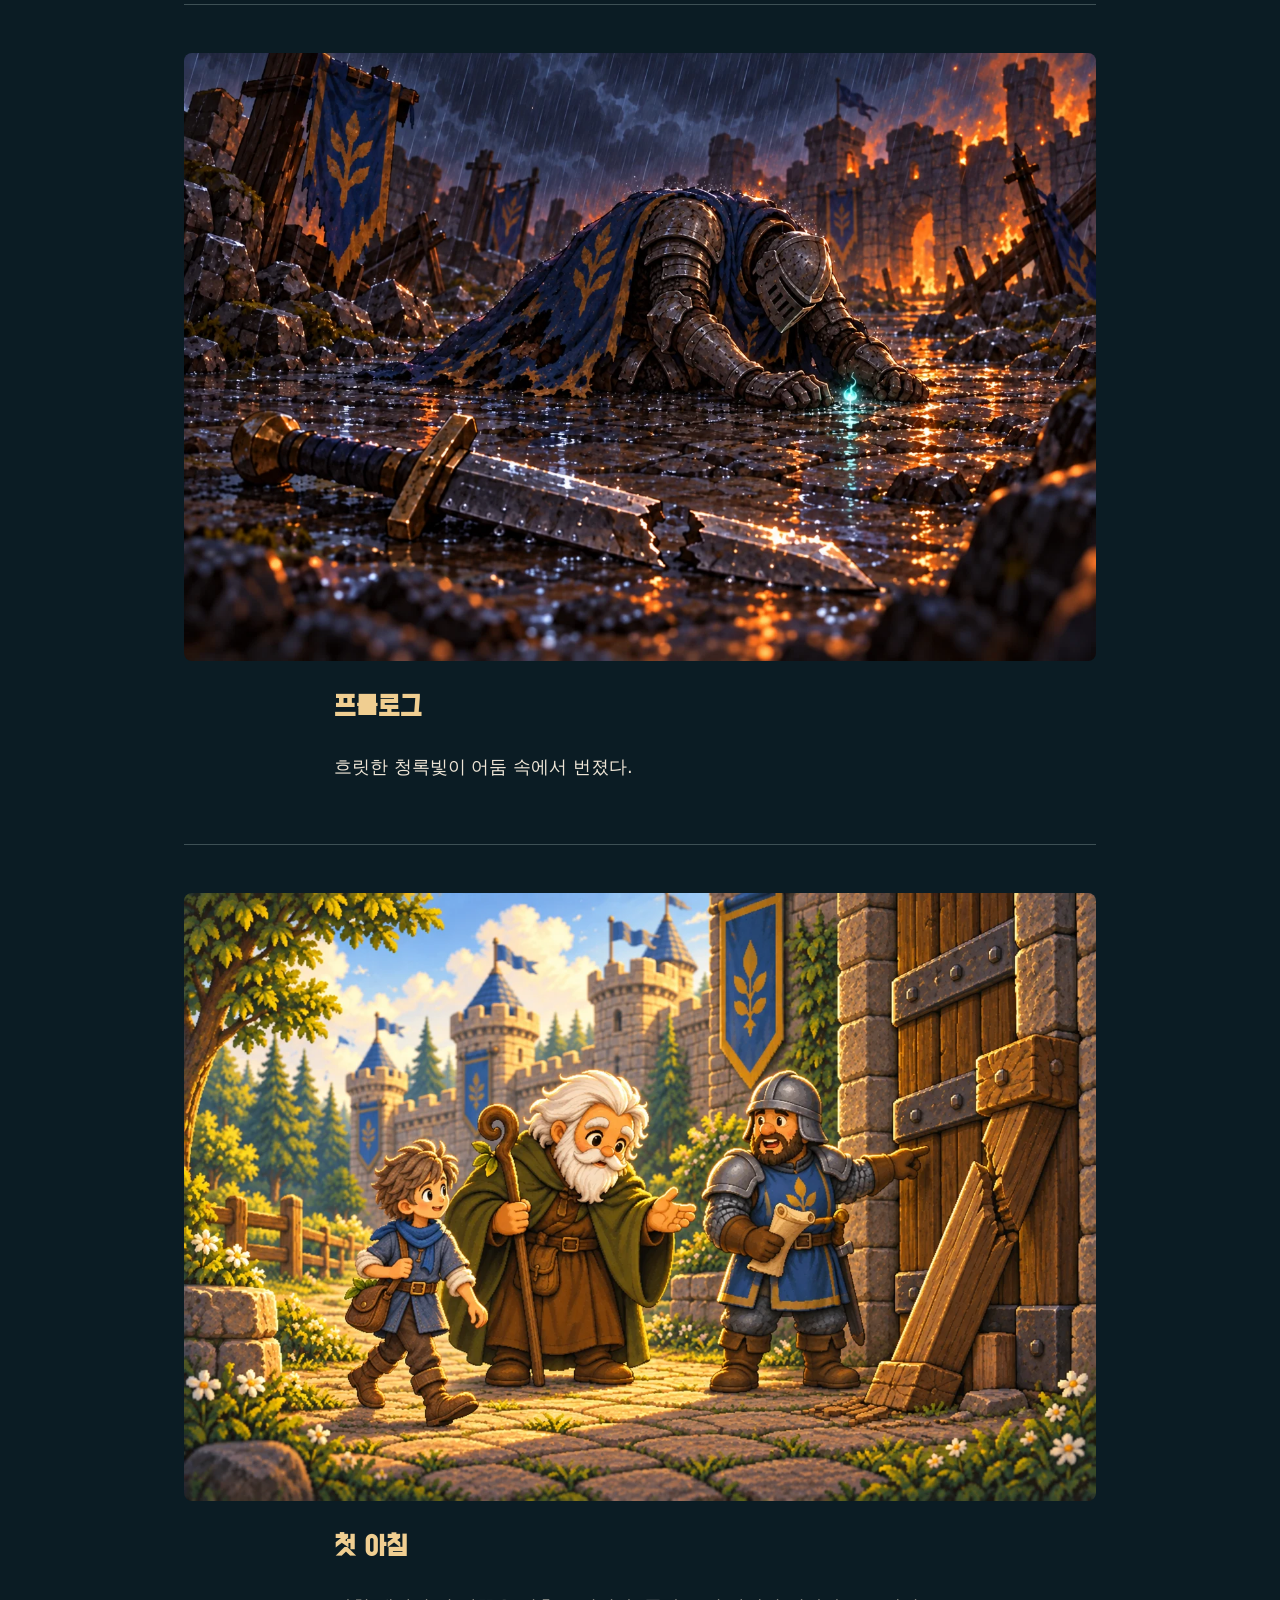
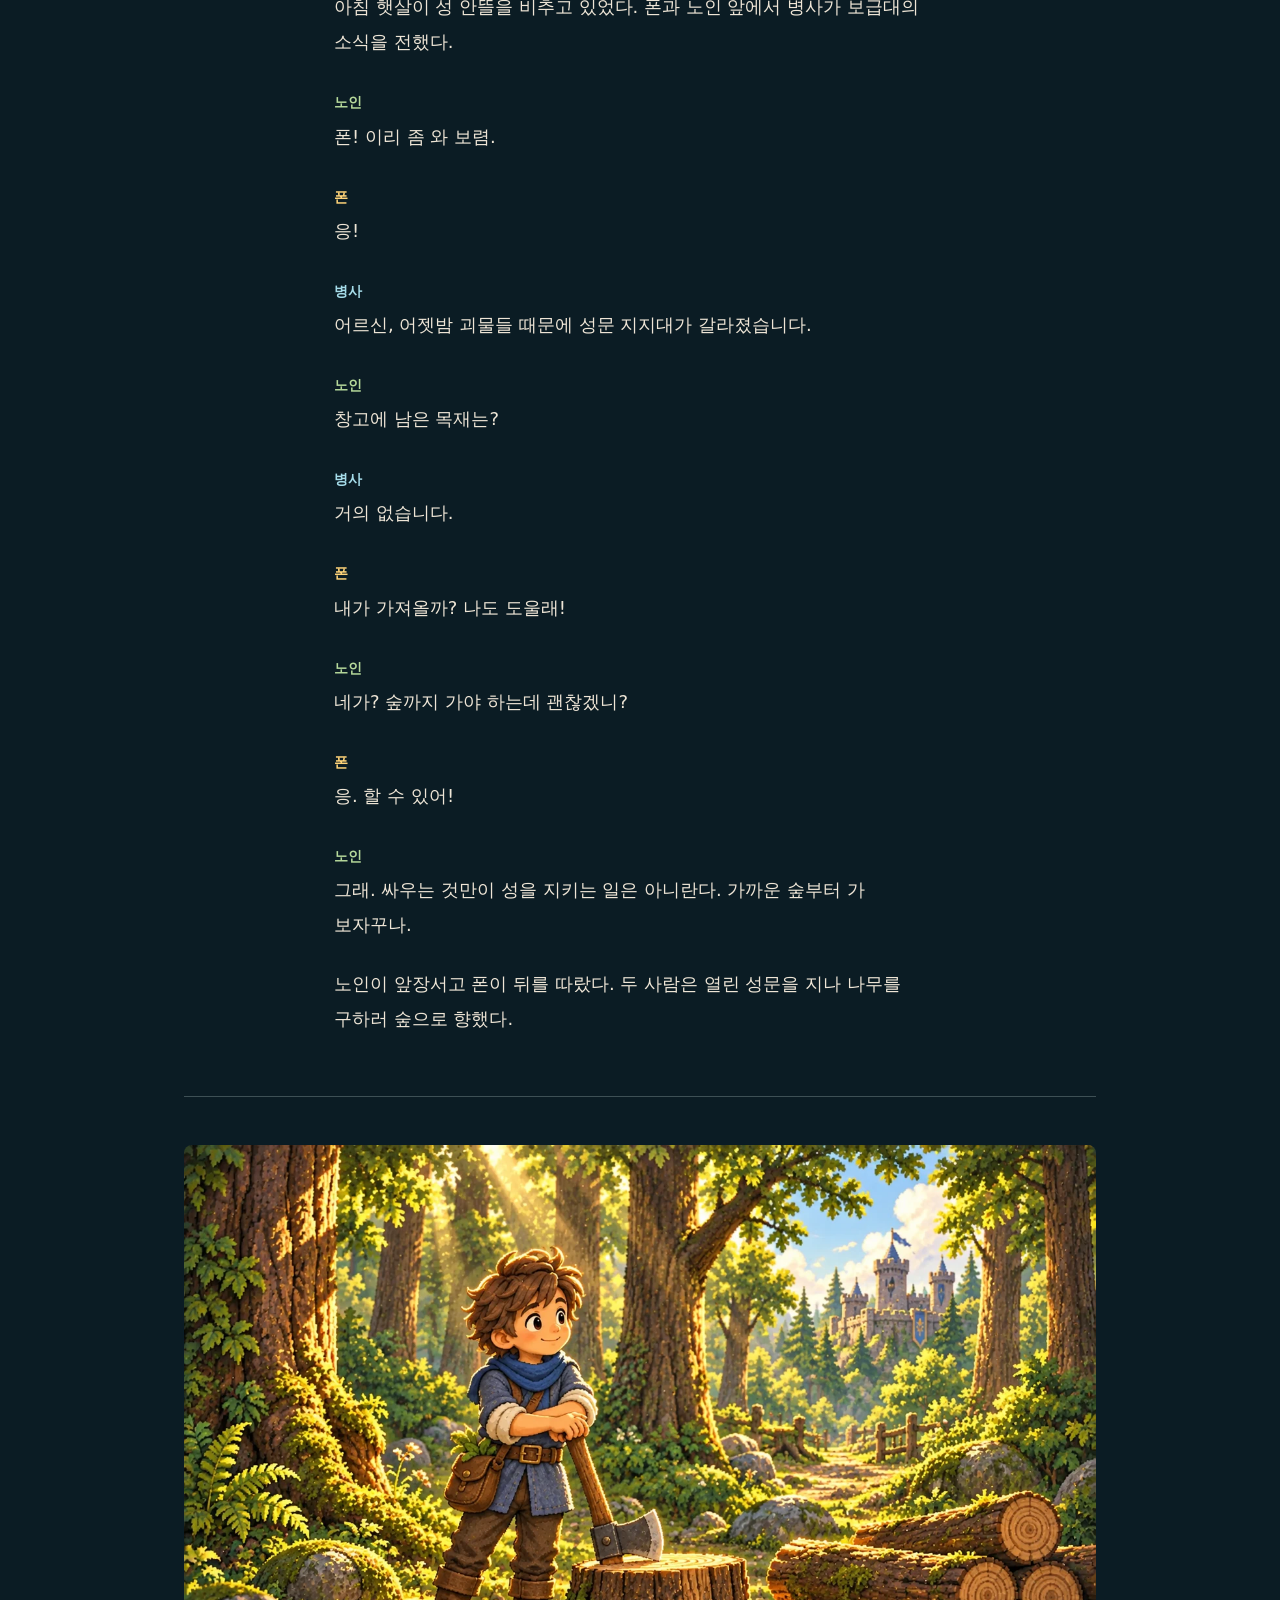
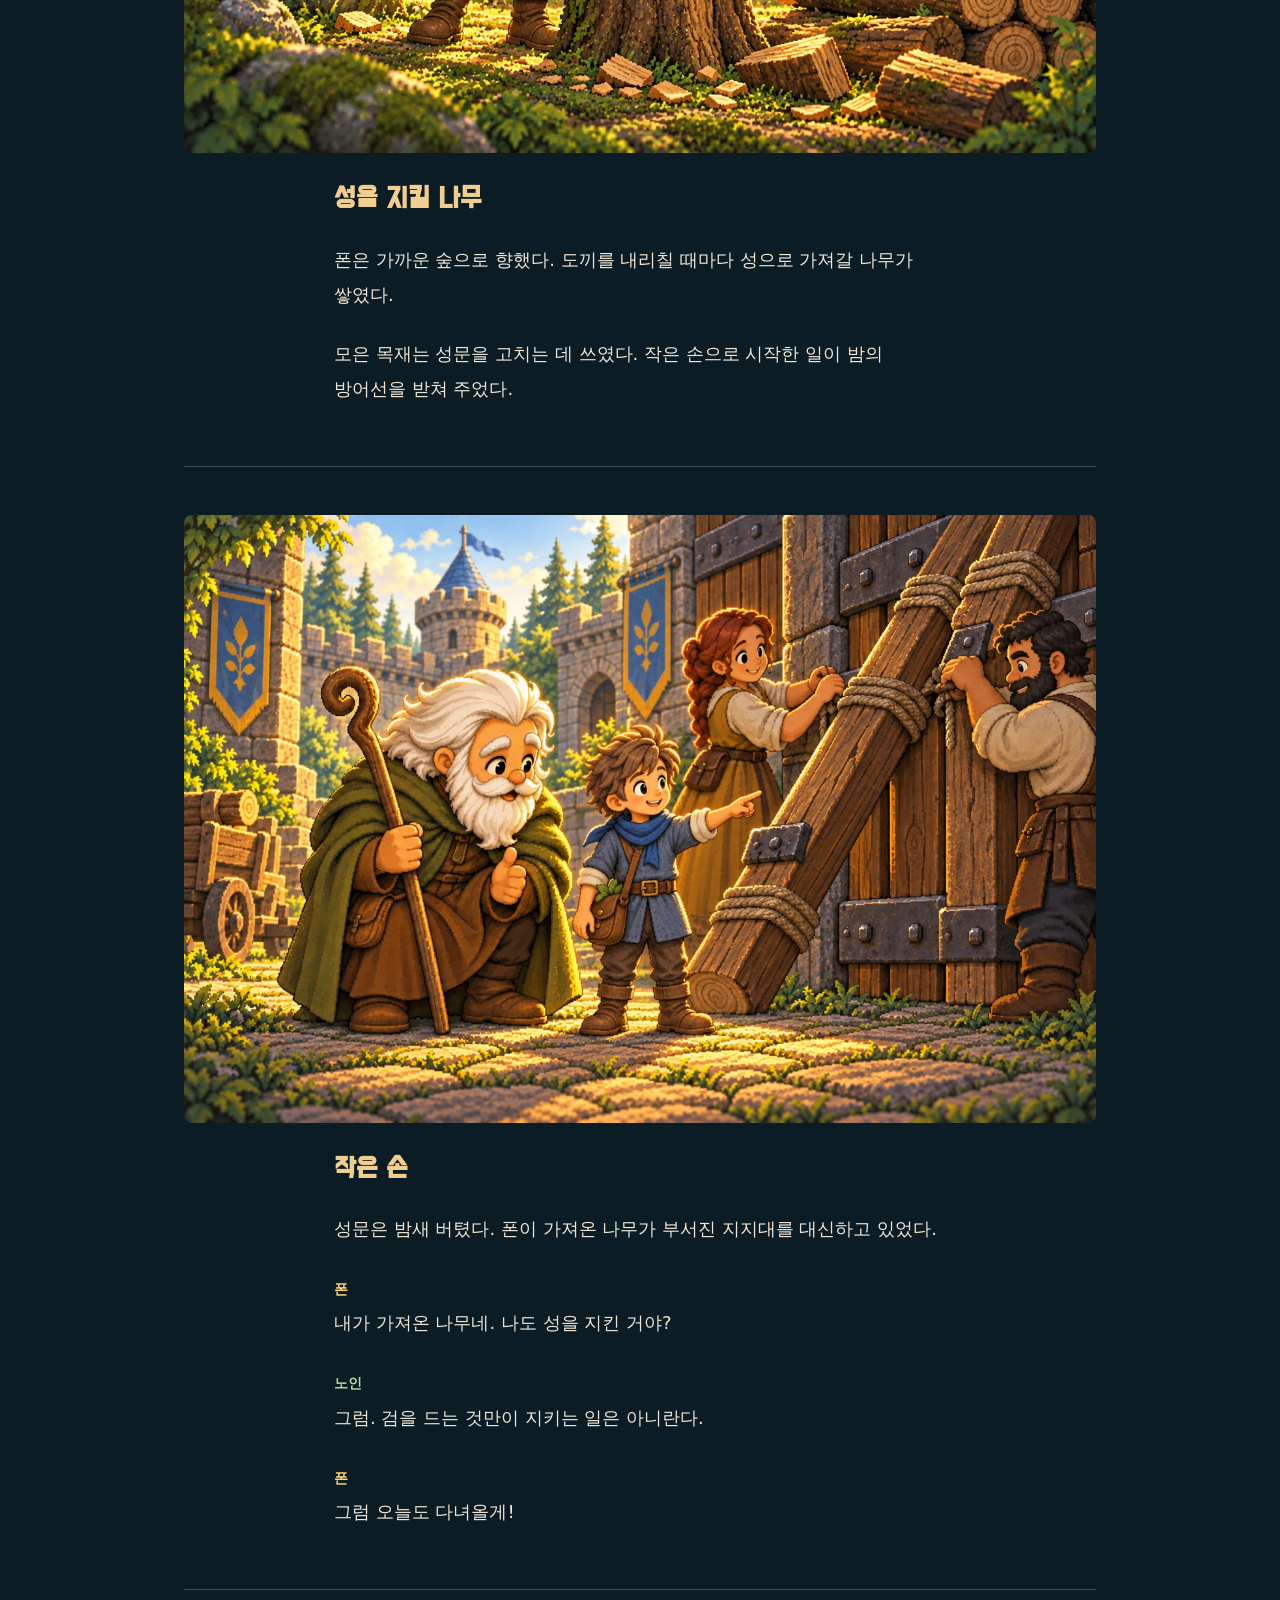
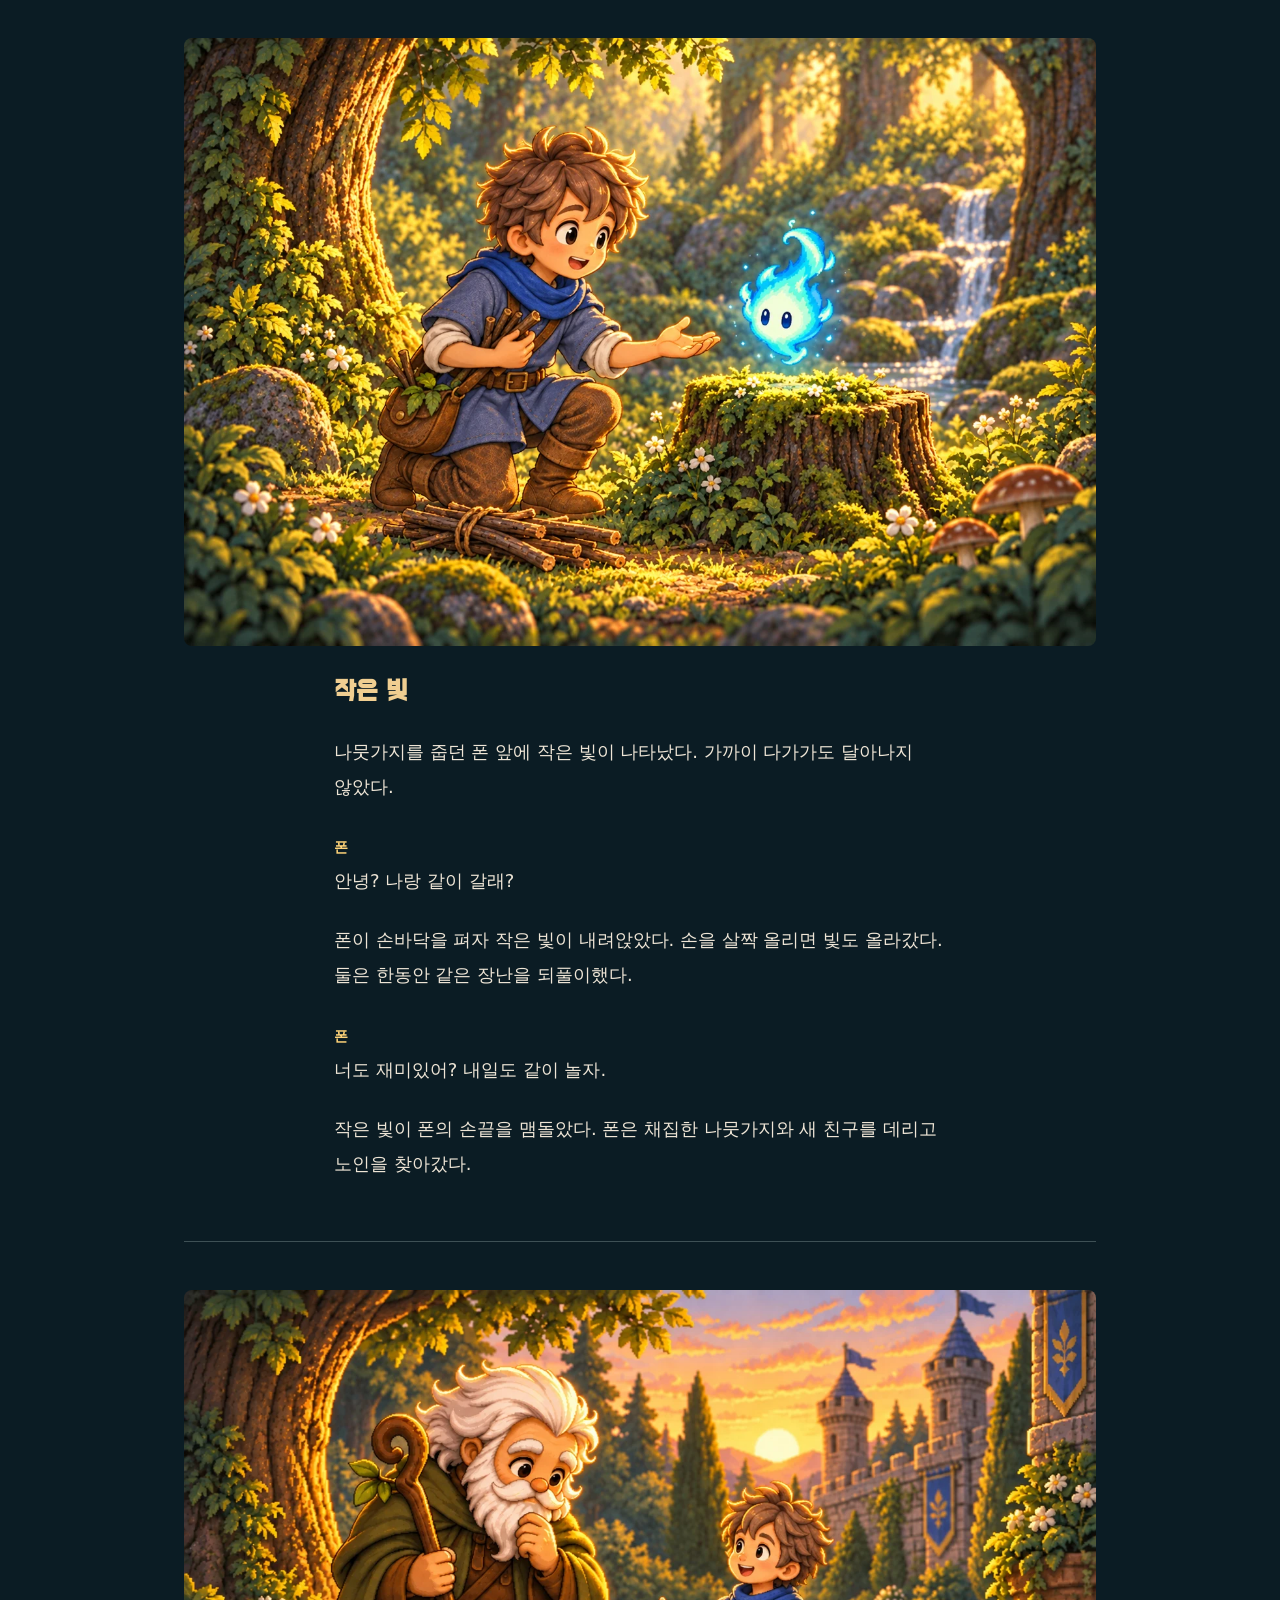
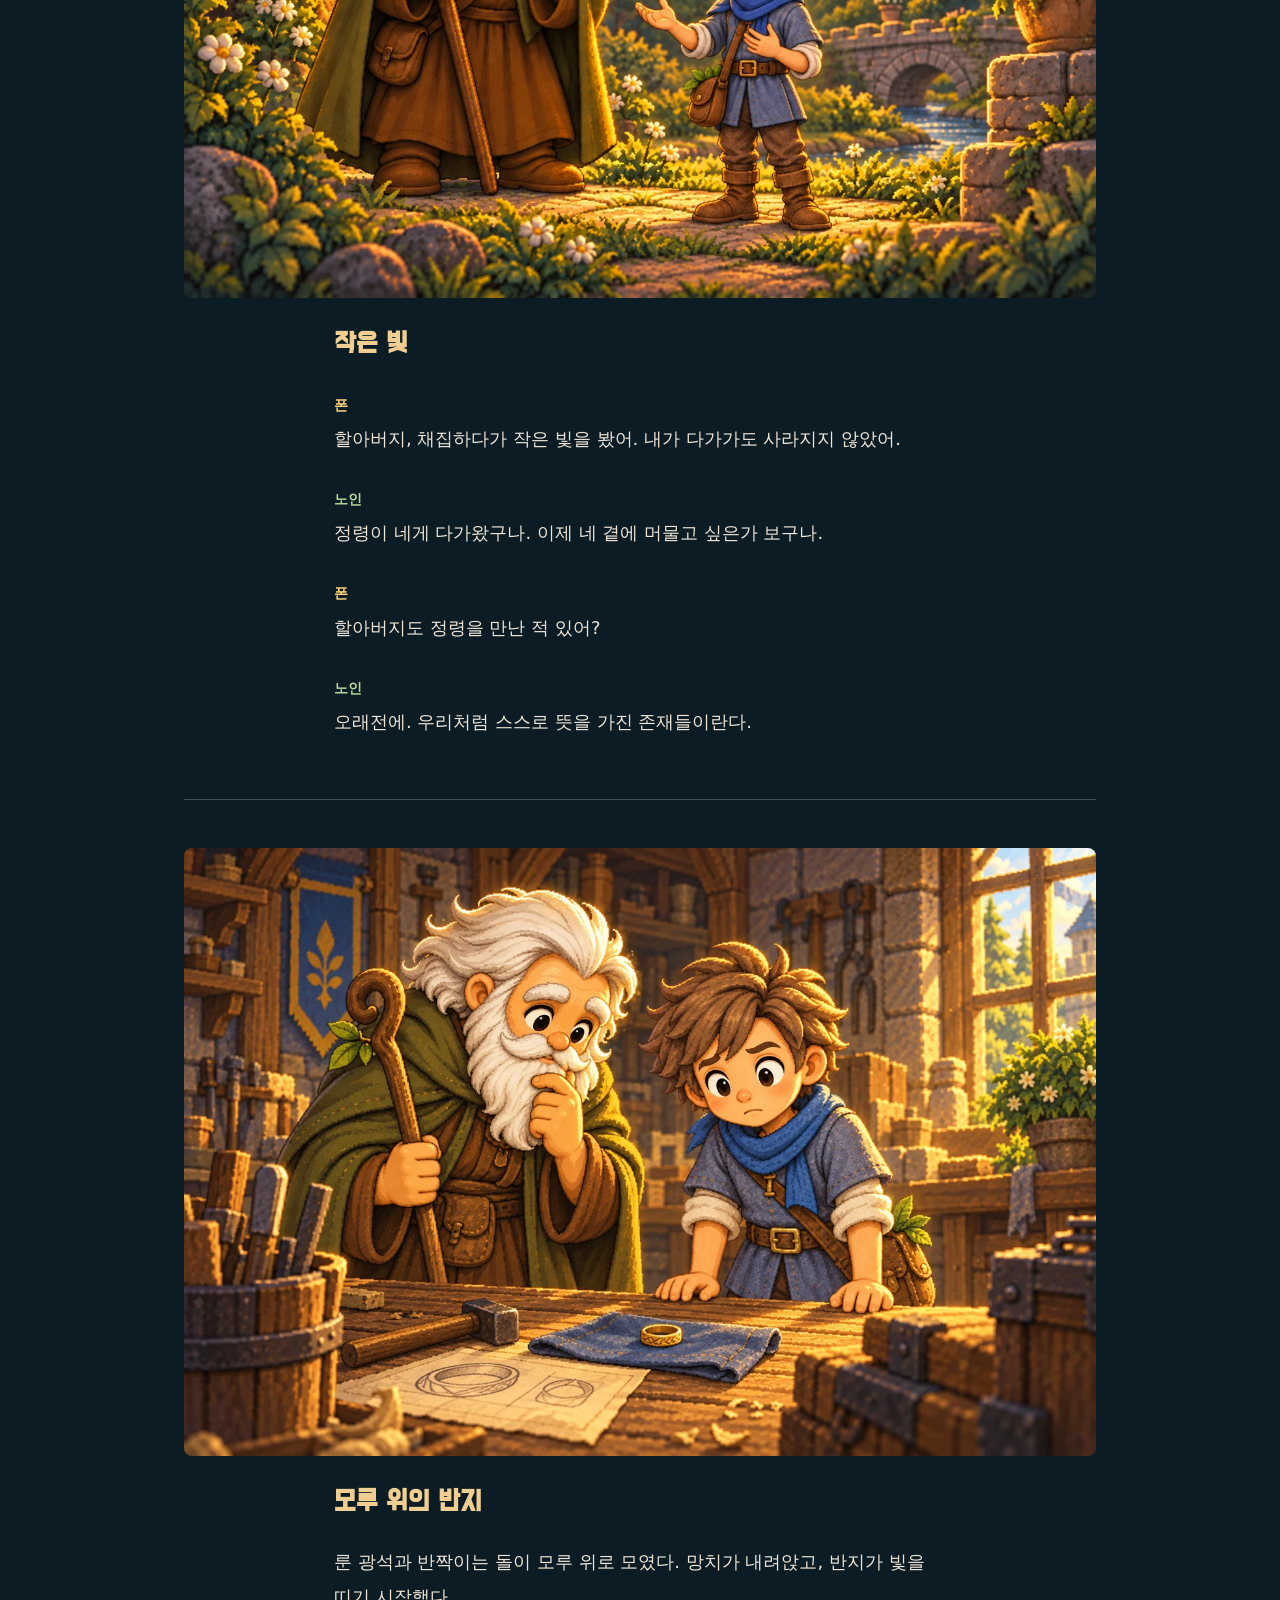
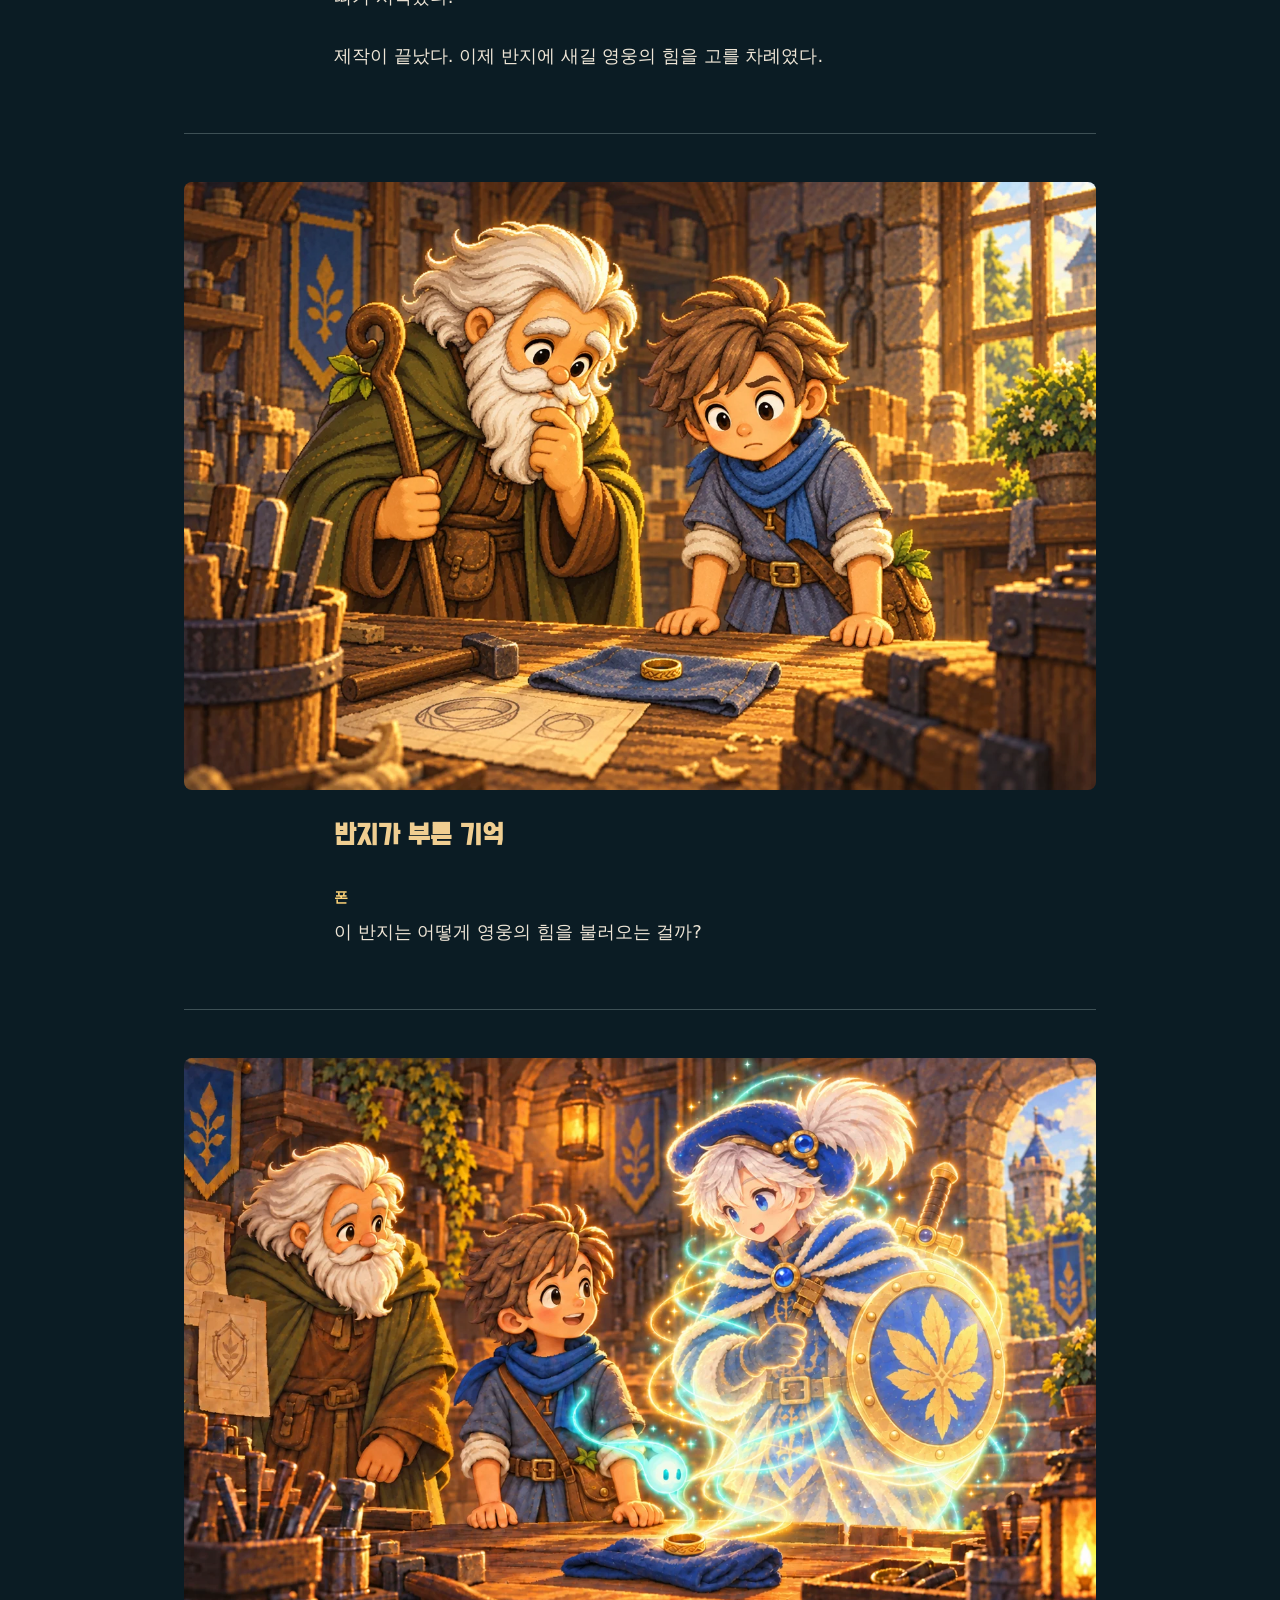
<file: story/index.html>
<!doctype html><html lang="ko"><head><meta charset="utf-8"><meta name="viewport" content="width=device-width,initial-scale=1,viewport-fit=cover"><meta name="theme-color" content="#0b1c24"><title>사계절의 기억 | Tiny Defense</title><link rel="stylesheet" href="/styles.css?v=ui-2"><link rel="stylesheet" href="/world.css?v=world-22"><meta name="robots" content="noindex">  <script defer src="/analytics.js?v=1"></script>
</head><body class="story-text-page"><a class="skip-link" href="#main">본문 바로가기</a><header><a href="/games/tiny-defense/#storybook">← 성 안으로</a><p>CHAPTER 01–05 · TINY DEFENSE</p><h1>사계절의 기억</h1></header><nav class="reading-nav" aria-label="목차"><a href="/games/tiny-defense/#storybook">← 성 안으로</a><a href="#chapter-1">고향·봄</a><a href="#chapter-2">여름</a><a href="#chapter-3">가을</a><a href="#chapter-4">겨울</a><a href="#chapter-5">귀환</a></nav><main id="main"><h2 class="text-chapter" id="chapter-1">고향·봄</h2><section><img src="/assets/world/revised_last_gate.webp?v=rewind-7ea92e746903" alt="" width="1400" height="933" loading="lazy"><div><h3>프롤로그</h3><div class="text-dialogue"><p>성이 무너지던 마지막 밤.
모두가 물러난 성문 앞에, 한 기사가 남았다.</p></div></div></section><section><img src="/assets/world/revised_last_warning.webp?v=rewind-7ea92e746903" alt="" width="1400" height="933" loading="lazy"><div><h3>프롤로그</h3><div class="text-dialogue"><p data-speaker="8"><strong>병사</strong><br>기사님! 놈이 성문까지 왔습니다!</p><p data-speaker="6"><strong>기사</strong><br>모두 안으로 들어가라. 여기는 내가 막겠다.</p></div></div></section><section><img src="/assets/world/revised_last_warning.webp?v=rewind-7ea92e746903" alt="" width="1400" height="933" loading="lazy"><div><h3>성문 앞의 결투</h3><div class="text-dialogue"><p>폭우 속에서 고대 트롤이 성문 앞으로 모습을 드러냈다. 기사는 물러서지 않고 그 앞을 가로막았다.</p><p data-speaker="9"><strong>태고의 트롤</strong><br>또 인간인가.</p><p data-speaker="6"><strong>기사</strong><br>…….</p><p data-speaker="9"><strong>태고의 트롤</strong><br>비켜라. 성째로 짓밟아 주마.</p><p data-speaker="6"><strong>기사</strong><br>여기서 더는 못 간다.</p></div></div></section><section><img src="/assets/world/revised_last_warning.webp?v=rewind-7ea92e746903" alt="" width="1400" height="933" loading="lazy"><div><h3>성문 앞의 결투</h3><div class="text-dialogue"><p>기사가 검을 들고 고대 트롤에게 맞섰다. 그러나 거센 공격을 버텨 내지 못하고 무릎을 꿇었다.</p><p data-speaker="6"><strong>기사</strong><br>크흑…</p><p data-speaker="9"><strong>태고의 트롤</strong><br>너같이 약해 빠진 녀석에겐 볼일 없다.</p><p>고대 트롤은 쓰러진 기사를 남겨 두고 떠났다.</p></div></div></section><section><img src="/assets/world/revised_last_sword_break.webp?v=rewind-7ea92e746903" alt="" width="1400" height="933" loading="lazy"><div><h3>프롤로그</h3><div class="text-dialogue"><p data-speaker="6"><strong>기사</strong><br>……미안하다.</p></div></div></section><section><img src="/assets/world/revised_last_sword_break.webp?v=rewind-7ea92e746903" alt="" width="1400" height="933" loading="lazy"><div><h3>프롤로그</h3><div class="text-dialogue"><p>시야가 서서히 흐려졌다.</p></div></div></section><section><img src="/assets/world/revised_last_glimmer.webp?v=rewind-7ea92e746903" alt="" width="1400" height="933" loading="lazy"><div><h3>프롤로그</h3><div class="text-dialogue"><p>흐릿한 청록빛이 어둠 속에서 번졌다.</p></div></div></section><section><img src="/assets/world/revised_morning.webp?v=rewind-7ea92e746903" alt="" width="1400" height="933" loading="lazy"><div><h3>첫 아침</h3><div class="text-dialogue"><p>아침 햇살이 성 안뜰을 비추고 있었다. 폰과 노인 앞에서 병사가 보급대의 소식을 전했다.</p><p data-speaker="2"><strong>노인</strong><br>폰! 이리 좀 와 보렴.</p><p data-speaker="1"><strong>폰</strong><br>응!</p><p data-speaker="8"><strong>병사</strong><br>어르신, 어젯밤 괴물들 때문에 성문 지지대가 갈라졌습니다.</p><p data-speaker="2"><strong>노인</strong><br>창고에 남은 목재는?</p><p data-speaker="8"><strong>병사</strong><br>거의 없습니다.</p><p data-speaker="1"><strong>폰</strong><br>내가 가져올까? 나도 도울래!</p><p data-speaker="2"><strong>노인</strong><br>네가? 숲까지 가야 하는데 괜찮겠니?</p><p data-speaker="1"><strong>폰</strong><br>응. 할 수 있어!</p><p data-speaker="2"><strong>노인</strong><br>그래. 싸우는 것만이 성을 지키는 일은 아니란다. 가까운 숲부터 가 보자꾸나.</p><p>노인이 앞장서고 폰이 뒤를 따랐다. 두 사람은 열린 성문을 지나 나무를 구하러 숲으로 향했다.</p></div></div></section><section><img src="/assets/world/interlude_gather_forest.webp?v=rewind-7ea92e746903" alt="" width="1400" height="933" loading="lazy"><div><h3>성을 지킬 나무</h3><div class="text-dialogue"><p>폰은 가까운 숲으로 향했다. 도끼를 내리칠 때마다 성으로 가져갈 나무가 쌓였다.</p><p>모은 목재는 성문을 고치는 데 쓰였다. 작은 손으로 시작한 일이 밤의 방어선을 받쳐 주었다.</p></div></div></section><section><img src="/assets/world/revised_supplies.webp?v=rewind-7ea92e746903" alt="" width="1400" height="933" loading="lazy"><div><h3>작은 손</h3><div class="text-dialogue"><p>성문은 밤새 버텼다. 폰이 가져온 나무가 부서진 지지대를 대신하고 있었다.</p><p data-speaker="1"><strong>폰</strong><br>내가 가져온 나무네. 나도 성을 지킨 거야?</p><p data-speaker="2"><strong>노인</strong><br>그럼. 검을 드는 것만이 지키는 일은 아니란다.</p><p data-speaker="1"><strong>폰</strong><br>그럼 오늘도 다녀올게!</p></div></div></section><section><img src="/assets/world/revised_spirit_meeting.webp?v=rewind-7ea92e746903" alt="" width="1400" height="933" loading="lazy"><div><h3>작은 빛</h3><div class="text-dialogue"><p>나뭇가지를 줍던 폰 앞에 작은 빛이 나타났다. 가까이 다가가도 달아나지 않았다.</p><p data-speaker="1"><strong>폰</strong><br>안녕? 나랑 같이 갈래?</p><p>폰이 손바닥을 펴자 작은 빛이 내려앉았다. 손을 살짝 올리면 빛도 올라갔다. 둘은 한동안 같은 장난을 되풀이했다.</p><p data-speaker="1"><strong>폰</strong><br>너도 재미있어? 내일도 같이 놀자.</p><p>작은 빛이 폰의 손끝을 맴돌았다. 폰은 채집한 나뭇가지와 새 친구를 데리고 노인을 찾아갔다.</p></div></div></section><section><img src="/assets/world/revised_small_light.webp?v=rewind-7ea92e746903" alt="" width="1400" height="933" loading="lazy"><div><h3>작은 빛</h3><div class="text-dialogue"><p data-speaker="1"><strong>폰</strong><br>할아버지, 채집하다가 작은 빛을 봤어. 내가 다가가도 사라지지 않았어.</p><p data-speaker="2"><strong>노인</strong><br>정령이 네게 다가왔구나. 이제 네 곁에 머물고 싶은가 보구나.</p><p data-speaker="1"><strong>폰</strong><br>할아버지도 정령을 만난 적 있어?</p><p data-speaker="2"><strong>노인</strong><br>오래전에. 우리처럼 스스로 뜻을 가진 존재들이란다.</p></div></div></section><section><img src="/assets/world/revised_ring_empty.webp?v=rewind-7ea92e746903" alt="" width="1400" height="933" loading="lazy"><div><h3>모루 위의 반지</h3><div class="text-dialogue"><p>룬 광석과 반짝이는 돌이 모루 위로 모였다. 망치가 내려앉고, 반지가 빛을 띠기 시작했다.</p><p>제작이 끝났다. 이제 반지에 새길 영웅의 힘을 고를 차례였다.</p></div></div></section><section><img src="/assets/world/revised_ring_empty.webp?v=rewind-7ea92e746903" alt="" width="1400" height="933" loading="lazy"><div><h3>반지가 부른 기억</h3><div class="text-dialogue"><p data-speaker="1"><strong>폰</strong><br>이 반지는 어떻게 영웅의 힘을 불러오는 걸까?</p></div></div></section><section><img src="/assets/world/revised_ring_memory.webp?v=rewind-7ea92e746903" alt="" width="1400" height="933" loading="lazy"><div><h3>반지가 부른 기억</h3><div class="text-dialogue"><p>꼬마 정령이 다가오자 반지에서 금빛과 청록빛이 얽혔다. 오래전 방패를 들었던 한 영웅의 기억이 비쳤다.</p><p data-speaker="1"><strong>폰</strong><br>이 사람도 이 땅에서 싸웠던 영웅이야?</p><p data-speaker="2"><strong>노인</strong><br>그렇단다. 지금 새 영웅을 부른 건 아니야. 반지에 비친 옛 기억을 보고 있는 게지.</p><p data-speaker="1"><strong>폰</strong><br>그럼 반지 안에 사람이 갇혀 있는 건 아니네?</p><p data-speaker="2"><strong>노인</strong><br>그래. 그 사람이 남긴 마음과 싸움의 기억에 닿는 거란다.</p><p data-speaker="1"><strong>폰</strong><br>누구를 지키려고 싸웠을까?</p><p>영웅의 형상은 말없이 방패를 들고 있었다.</p><p data-speaker="1"><strong>폰</strong><br>그 마음을 우리도 이어 갈 수 있겠지?</p><p data-speaker="2"><strong>노인</strong><br>그럼. 네가 지키고 싶은 사람들을 떠올려 보렴.</p></div></div></section><section><img src="/assets/world/revised_spring_sleep.webp?v=rewind-7ea92e746903" alt="" width="1400" height="933" loading="lazy"><div><h3>꽃의 비석</h3><div class="text-dialogue"><p>꽃 사이에 오래된 비석이 있었다. 폰이 손을 대도 아무 일도 일어나지 않았다.</p><p data-speaker="1"><strong>폰</strong><br>그냥 돌인가?</p></div></div></section><section><img src="/assets/world/revised_spring_awake.webp?v=rewind-7ea92e746903" alt="" width="1400" height="933" loading="lazy"><div><h3>꽃의 비석</h3><div class="text-dialogue"><p>꼬마 정령이 다가오자 꽃 문양이 빛났다. 아주 오래된 풍경이 한순간 비쳤다.</p><p data-speaker="1"><strong>폰</strong><br>방금…… 뭐였지? 너도 이 돌을 아는 거야?</p></div></div></section><section><img src="/assets/world/revised_many_hands.webp?v=rewind-7ea92e746903" alt="" width="1400" height="933" loading="lazy"><div><h3>검을 들지 않은 사람들</h3><div class="text-dialogue"><p>성벽 위에서는 병사들이 싸웠다. 아래에서는 사람들이 나무를 나르고, 음식을 만들고, 무너진 돌을 쌓았다.</p><p>성문 옆 지지대가 기울었다. 병사 하나가 그 아래에 갇혔다. 나무를 나르던 사람들이 짐을 내려놓고 달려갔다.</p><p>몇 사람이 지지대를 받치는 동안 다른 사람들이 병사를 끌어냈다. 곧 새 목재가 빈자리를 메웠다. 성문은 다시 버텼다.</p><p data-speaker="1"><strong>폰</strong><br>나랑 똑같네. 저 사람들도 싸우지 않는데 성을 지키고 있어.</p><p data-speaker="2"><strong>노인</strong><br>그래. 성을 지킨 것은 영웅만이 아니었단다.</p><p data-speaker="1"><strong>폰</strong><br>내가 모으는 것도 전부 이어져 있는 거네.</p></div></div></section><h2 class="text-chapter" id="chapter-2">여름</h2><section><img src="/assets/world/revised_summer.webp?v=rewind-7ea92e746903" alt="" width="1400" height="933" loading="lazy"><div><h3>태양의 비석</h3><div class="text-dialogue"><p>여름 길목의 비석에는 태양이 새겨져 있었다. 정령들의 빛이 이어지자 전쟁의 기억이 깨어났다.</p><p data-speaker="1"><strong>폰</strong><br>이번엔 정령들이 먼저 모여드네. 꽃의 비석도 이렇게 빛났어.</p><p data-speaker="2"><strong>노인</strong><br>그래. 이 비석에는 어떤 기억이 남아 있을까.</p></div></div></section><section><img src="/assets/world/revised_first_hero.webp?v=rewind-7ea92e746903" alt="" width="1400" height="933" loading="lazy"><div><h3>최초의 영웅</h3><div class="text-dialogue"><p>아주 오래전, 괴물들이 사람들의 터전을 덮쳤다. 한 정령이 사람들을 지키려는 인간에게 자신의 힘을 나눠 주었다.</p><p data-speaker="1"><strong>폰</strong><br>정령이 힘을 나눠 줘서, 저 사람이 더 강해진 거구나.</p><p data-speaker="2"><strong>노인</strong><br>인간과 정령이 같은 뜻을 품고 깊이 공명했을 때, 최초의 영웅이 태어났단다.</p></div></div></section><section><img src="/assets/world/revised_heroes_defense.webp?v=rewind-7ea92e746903" alt="" width="1400" height="933" loading="lazy"><div><h3>최초의 영웅</h3><div class="text-dialogue"><p>기억은 전장으로 이어졌다. 수호기사는 방패를 세워 병사들이 물러설 시간을 벌었다.</p><p>그 곁에서 마법사가 지팡이를 들었다. 보랏빛 마력이 몰려오는 괴물들을 밀어냈다.</p></div></div></section><section><img src="/assets/world/revised_heroes_escort.webp?v=rewind-7ea92e746903" alt="" width="1400" height="933" loading="lazy"><div><h3>최초의 영웅</h3><div class="text-dialogue"><p>다른 길에서는 광전사가 대검을 휘둘렀다. 괴물들이 흩어지자 피란민의 마차가 움직이기 시작했다.</p><p>마차 곁으로 달려든 적은 검투사가 막았다. 방패로 일격을 받아 내고, 빈틈을 향해 검을 찔렀다.</p><p>다크나이트는 대열의 뒤를 지켰다. 보랏빛 검기가 추격자들을 가로막는 동안, 마차는 성문을 빠져나갔다.</p><p data-speaker="1"><strong>폰</strong><br>다 다르게 싸우는데…… 지키려는 사람들은 같았구나.</p></div></div></section><section><img src="/assets/world/revised_summer.webp?v=rewind-7ea92e746903" alt="" width="1400" height="933" loading="lazy"><div><h3>최초의 영웅</h3><div class="text-dialogue"><p data-speaker="2"><strong>노인</strong><br>이들은 함께 괴물들을 몰아내고 균열을 봉했단다. 이 성은 그 봉인을 지키려고 세웠지.</p><p data-speaker="1"><strong>폰</strong><br>그럼 반지도 이런 영웅들의 기억과 이어져 있는 거야?</p><p data-speaker="2"><strong>노인</strong><br>그렇단다. 반지는 영웅을 가두는 물건이 아니야. 그들이 남긴 공명의 기억에 닿게 해 주지.</p><p data-speaker="1"><strong>폰</strong><br>다시 살아난 사람이 아니라, 그 사람이 남긴 기억인 거네.</p><p data-speaker="2"><strong>노인</strong><br>가장 강했던 의지와 전투의 기억이 잠시 모습을 얻는 거란다.</p></div></div></section><h2 class="text-chapter" id="chapter-3">가을</h2><section><img src="/assets/world/revised_autumn.webp?v=rewind-7ea92e746903" alt="" width="1400" height="933" loading="lazy"><div><h3>낙엽의 비석</h3><div class="text-dialogue"><p>낙엽 아래 비석이 빛나자 젊은 기사 둘이 나타났다. 마르스와 아직 늙지 않은 수호자였다.</p><p data-speaker="3"><strong>마르스</strong><br>오늘은 검을 잘 썼다. 그런데 옆에 선 사람은 한 번이라도 돌아봤느냐?</p><p data-speaker="4"><strong>젊은 수호자</strong><br>……못 봤습니다. 이기는 데만 정신이 팔려서요.</p><p data-speaker="3"><strong>마르스</strong><br>다음에는 같이 돌아오는 것까지 해내거라.</p><p data-speaker="1"><strong>폰</strong><br>저 사람…… 할아버지? 할아버지도 옛날에는 기사였구나.</p><p data-speaker="2"><strong>노인</strong><br>그래.</p><p data-speaker="1"><strong>폰</strong><br>엄청 강했어?</p><p data-speaker="2"><strong>노인</strong><br>글쎄. 끝까지 지켜내지는 못했으니까.</p></div></div></section><section><img src="/assets/world/revised_sword_silent.webp?v=rewind-7ea92e746903" alt="" width="1400" height="933" loading="lazy"><div><h3>검이 응답한 날</h3><div class="text-dialogue"><p>젊은 수호자는 사람들을 피신시키다 무기고의 낡은 검을 집어 들었다.</p><p data-speaker="5"><strong>수호정령</strong><br>아직 지키고 싶은 것이 남았는가?</p><p data-speaker="4"><strong>젊은 수호자</strong><br>있습니다. 그들을 지킬 수 있도록, 제게 힘을 나눠 주십시오.</p></div></div></section><section><img src="/assets/world/revised_sword_answer.webp?v=rewind-7ea92e746903" alt="" width="1400" height="933" loading="lazy"><div><h3>검이 응답한 날</h3><div class="text-dialogue"><p>정령의 빛이 검에 깃들었다. 지친 수호자의 몸에 다시 힘이 차올랐다.</p><p data-speaker="1"><strong>폰</strong><br>정말 할아버지였어…… 그래서 계속 성을 지킨 거야?</p><p data-speaker="2"><strong>노인</strong><br>그래. 지키지 못한 사람들이 너무 많았거든.</p></div></div></section><h2 class="text-chapter" id="chapter-4">겨울</h2><section><img src="/assets/world/revised_winter.webp?v=rewind-7ea92e746903" alt="" width="1400" height="933" loading="lazy"><div><h3>부서진 비석</h3><div class="text-dialogue"><p>깊은 금이 비석의 문양을 끊어 놓았다. 정령의 빛은 갈라진 두 조각 사이에서 흩어졌다.</p><p data-speaker="1"><strong>폰</strong><br>왜 이것만 안 보이지? 더 강해져야 하나?</p><p data-speaker="2"><strong>노인</strong><br>힘으로 밀어붙일 일은 아닌 것 같구나. 정령들과 함께 끊어진 문양을 이어 보자꾸나.</p></div></div></section><section><img src="/assets/world/revised_mars.webp?v=rewind-7ea92e746903" alt="" width="1400" height="933" loading="lazy"><div><h3>영웅이 되고 싶었던 기사</h3><div class="text-dialogue"><p>정령들이 금 양쪽의 문양을 빛으로 이었다. 기억은 성이 불타기 전, 마르스가 왕국에서 가장 강한 기사였던 때로 거슬러 올라갔다.</p><p data-speaker="3"><strong>마르스</strong><br>평생 검을 갈고닦았는데, 이 힘을 쓸 날이 오지 않는다면 아무도 나를 기억하지 못하겠지.</p><p data-speaker="4"><strong>젊은 수호자</strong><br>싸울 일이 없는 건 좋은 거잖습니까.</p><p data-speaker="3"><strong>마르스</strong><br>너는 아직 모른다. 힘이 있는데도 아무것도 바꾸지 못하는 기분을.</p><p>그의 바람은 사람을 지키는 것보다, 자신의 힘이 필요하다는 사실을 증명하는 쪽으로 기울었다.</p></div></div></section><section><img src="/assets/world/revised_seal.webp?v=rewind-7ea92e746903" alt="" width="1400" height="933" loading="lazy"><div><h3>다시 열린 균열</h3><div class="text-dialogue"><p>마르스는 옛 영웅들이 남긴 봉인 앞에서 검을 들었다. 무엇이 나오든 자신이 막을 수 있다고 믿었다.</p><p data-speaker="4"><strong>젊은 수호자</strong><br>스승님, 뭘 하시는 겁니까?</p><p data-speaker="3"><strong>마르스</strong><br>걱정 마라. 내가 막을 수 있다.</p></div></div></section><section><img src="/assets/world/revised_rift.webp?v=rewind-7ea92e746903" alt="" width="1400" height="933" loading="lazy"><div><h3>다시 열린 균열</h3><div class="text-dialogue"><p>마르스의 검이 봉인을 갈랐다. 작은 괴물들은 쓰러뜨렸지만, 그 뒤에서 거대한 존재가 눈을 떴다.</p><p data-speaker="4"><strong>젊은 수호자</strong><br>스승님…… 이건 우리가 막을 수 있는 게 아닙니다.</p><p>균열은 멈추지 않고 벌어졌다. 봉인의 기록과 공명 유물이 그 안으로 휩쓸려 갔다.</p><p data-speaker="1"><strong>폰</strong><br>그래서 그 거미가 반지 제작서를 가지고 있었던 거구나……</p></div></div></section><section><img src="/assets/world/revised_echo.webp?v=rewind-7ea92e746903" alt="" width="1400" height="933" loading="lazy"><div><h3>기억의 틈</h3><div class="text-dialogue"><p data-speaker="1"><strong>폰</strong><br>잠깐…… 이 장면……</p><p data-speaker="2"><strong>노인</strong><br>왜 그러느냐?</p><p data-speaker="1"><strong>폰</strong><br>모르겠어. 그런데 알아.</p><p data-speaker="2"><strong>노인</strong><br>이건 비석에 남은 내 기억이 아니다. 빛이…… 네게서 나오고 있구나.</p></div></div></section><section><img src="/assets/world/revised_last_defeat.webp?v=rewind-7ea92e746903" alt="" width="1400" height="933" loading="lazy"><div><h3>암전 너머</h3><div class="text-dialogue"><p>폭우, 부서진 검, 쓰러진 기사. 끝났다고 생각했던 장면이 다시 이어졌다.</p><p data-speaker="6"><strong>기사</strong><br>……결국 못 지켰어.</p></div></div></section><section><img src="/assets/world/revised_guardian_return.webp?v=rewind-7ea92e746903" alt="" width="1400" height="933" loading="lazy"><div><h3>암전 너머</h3><div class="text-dialogue"><p data-speaker="5"><strong>수호정령</strong><br>아직 끝나지 않았어.</p><p data-speaker="6"><strong>기사</strong><br>다 끝났어. 성도…… 사람들도……</p><p data-speaker="5"><strong>수호정령</strong><br>한 번만. 모든 것이 시작되기 전으로 돌려보낼게.</p></div></div></section><section><img src="/assets/world/revised_future_pawn.webp?v=rewind-7ea92e746903" alt="" width="1400" height="933" loading="lazy"><div><h3>투구 아래</h3><div class="text-dialogue"><p>금 간 투구 아래로 눈과 머리카락이 드러났다. 낯설 만큼 자란 얼굴이었다.</p><p data-speaker="1"><strong>폰</strong><br>……저 사람…… 나야.</p><p>비석의 역사가 아니었다. 폰 안에 봉인된, 아직 오지 않은 날의 기억이었다.</p></div></div></section><section><img src="/assets/world/revised_plea.webp?v=rewind-7ea92e746903" alt="" width="1400" height="933" loading="lazy"><div><h3>남겨진 부탁</h3><div class="text-dialogue"><p data-speaker="7"><strong>미래의 폰</strong><br>기억해야 해. 그래야 이번에는—</p><p data-speaker="5"><strong>수호정령</strong><br>안 돼. 그 기억을 그대로 가지고 가면, 너는 또 혼자 모든 걸 짊어질 거야.</p><p data-speaker="7"><strong>미래의 폰</strong><br>그러면 너는?</p><p data-speaker="5"><strong>수호정령</strong><br>이번에는…… 혼자 싸우지 마.</p></div></div></section><section><img src="/assets/world/revised_great_rewind.webp?v=rewind-7ea92e746903" alt="" width="1400" height="933" loading="lazy"><div><h3>남겨진 부탁</h3><div class="text-dialogue"><p>계절이 거꾸로 흘렀다. 폐허가 성으로 돌아가고, 기사는 어린 소년이 되었다.</p><p>정령은 먼 시간을 되돌릴 힘을 모두 썼다. 그 빛이 다할 때, 폰의 미래 기억도 깊이 봉인되었다.</p></div></div></section><section><img src="/assets/world/revised_morning.webp?v=rewind-7ea92e746903" alt="" width="1400" height="933" loading="lazy"><div><h3>남겨진 부탁</h3><div class="text-dialogue"><p data-speaker="2"><strong>노인</strong><br>폰! 이리 좀 와 보렴.</p></div></div></section><section><img src="/assets/world/revised_echo.webp?v=rewind-7ea92e746903" alt="" width="1400" height="933" loading="lazy"><div><h3>남겨진 부탁</h3><div class="text-dialogue"><p>목소리가 멀어지자 눈 덮인 비석이 다시 보였다. 폰은 곁에 선 노인을 바라보았다.</p><p data-speaker="1"><strong>폰</strong><br>……그날이었구나. 나를 돌려보내고, 그 정령은……</p><p data-speaker="2"><strong>노인</strong><br>내 검에서 들었던 목소리구나. 네 곁에서도 끝까지 함께했어.</p><p data-speaker="1"><strong>폰</strong><br>잊지 않을게. 이번에는 그 부탁을 지킬 거야.</p></div></div></section><h2 class="text-chapter" id="chapter-5">귀환</h2><section><img src="/assets/world/revised_path.webp?v=rewind-7ea92e746903" alt="" width="1400" height="933" loading="lazy"><div><h3>다른 길</h3><div class="text-dialogue"><p data-speaker="1"><strong>폰</strong><br>할아버지는 계속 여기서 막고 있었던 거야?</p><p data-speaker="2"><strong>노인</strong><br>그래. 나는 이 성을 지키는 것밖에는 하지 못한다고 생각했단다.</p><p data-speaker="1"><strong>폰</strong><br>하지만 계속 막기만 하면 끝나지 않아. 난 다른 길을 찾을게. 균열이 시작된 곳까지 갈 거야.</p><p data-speaker="2"><strong>노인</strong><br>가거라. 이번에는 혼자가 아니라, 네 곁에 선 모두와 함께.</p></div></div></section><section><img src="/assets/world/revised_together.webp?v=rewind-7ea92e746903" alt="" width="1400" height="933" loading="lazy"><div><h3>이번에는 함께</h3><div class="text-dialogue"><p>처음에는 한 정령이 모든 빛을 내어 폰을 살렸다. 이제 그의 곁에는 수많은 동료가 있었다.</p><p data-speaker="2"><strong>노인</strong><br>서로를 지켜 주거라. 돌아오면 너희 이야기를 들려주렴.</p><p data-speaker="1"><strong>폰</strong><br>응. 이번에는 함께 갈게.</p></div></div></section></main><footer><a href="/games/tiny-defense/#storybook">← 성 안으로</a></footer></body></html>
</file>
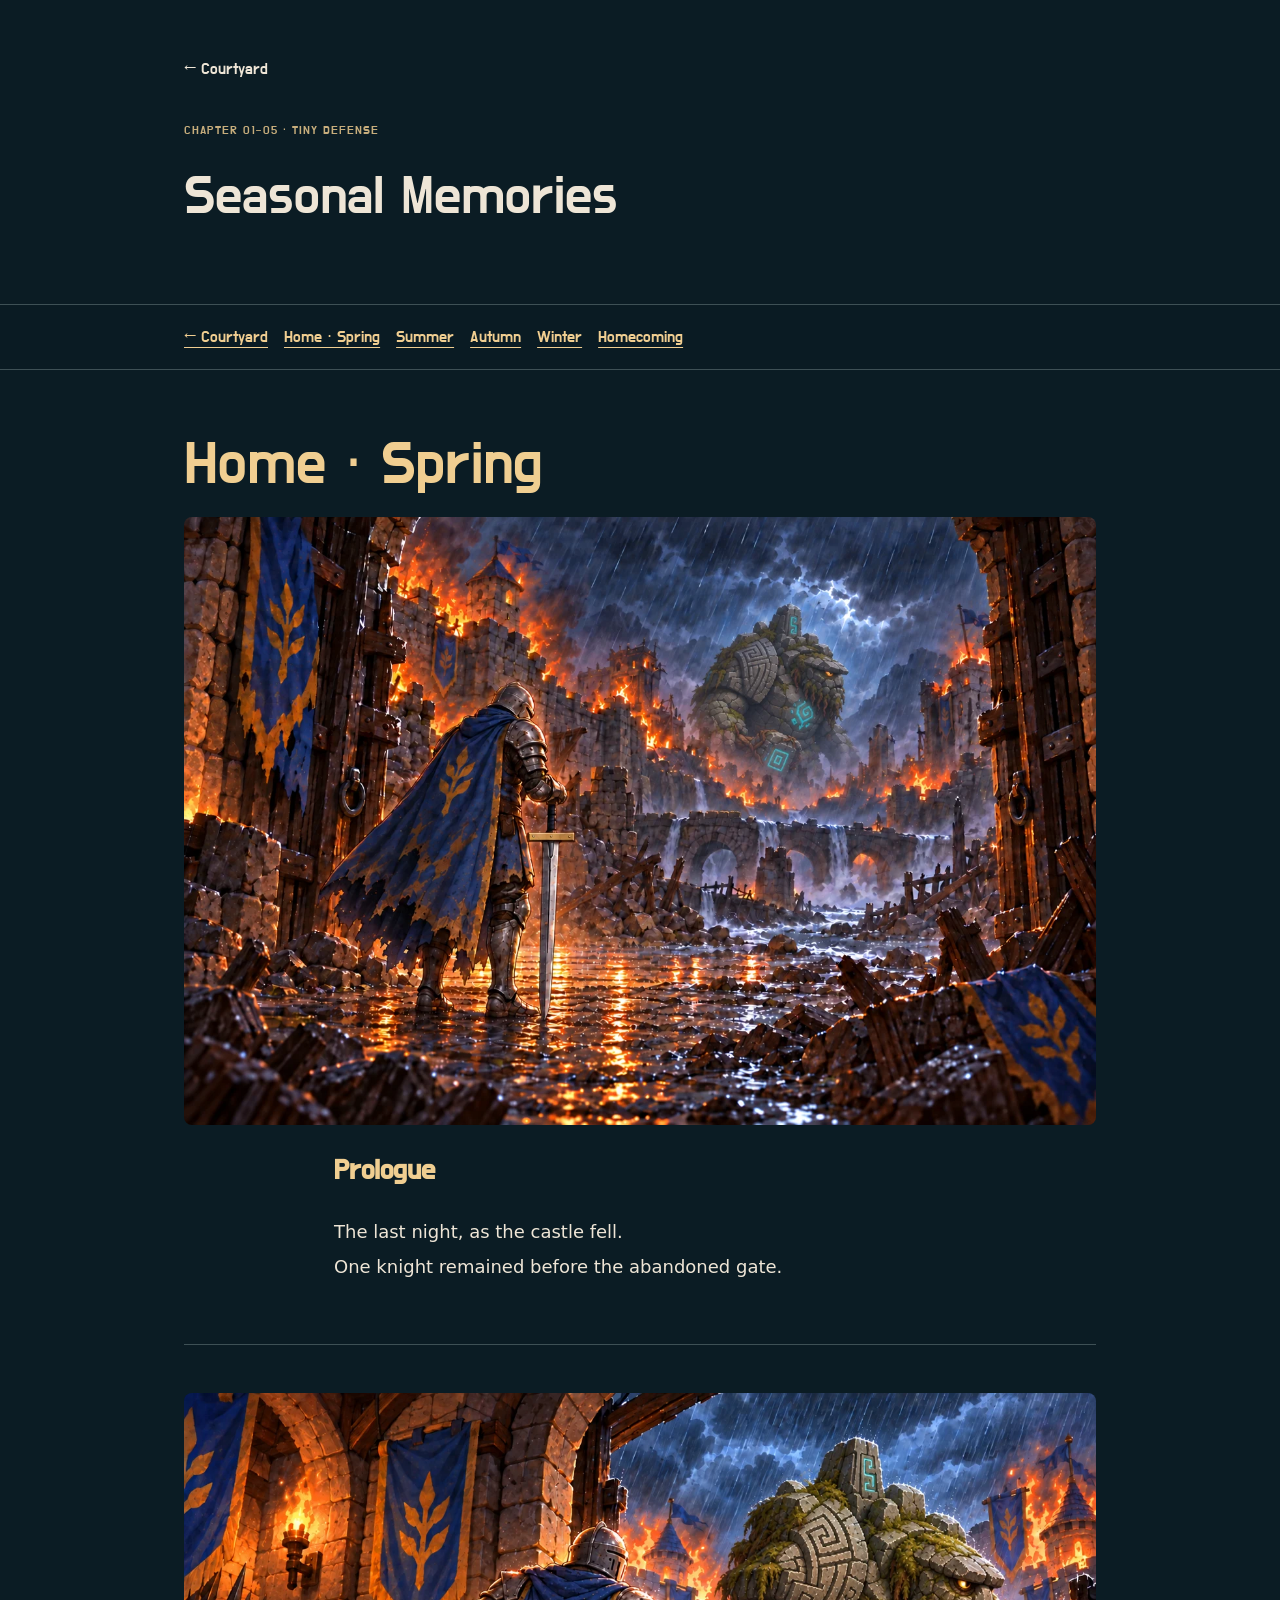
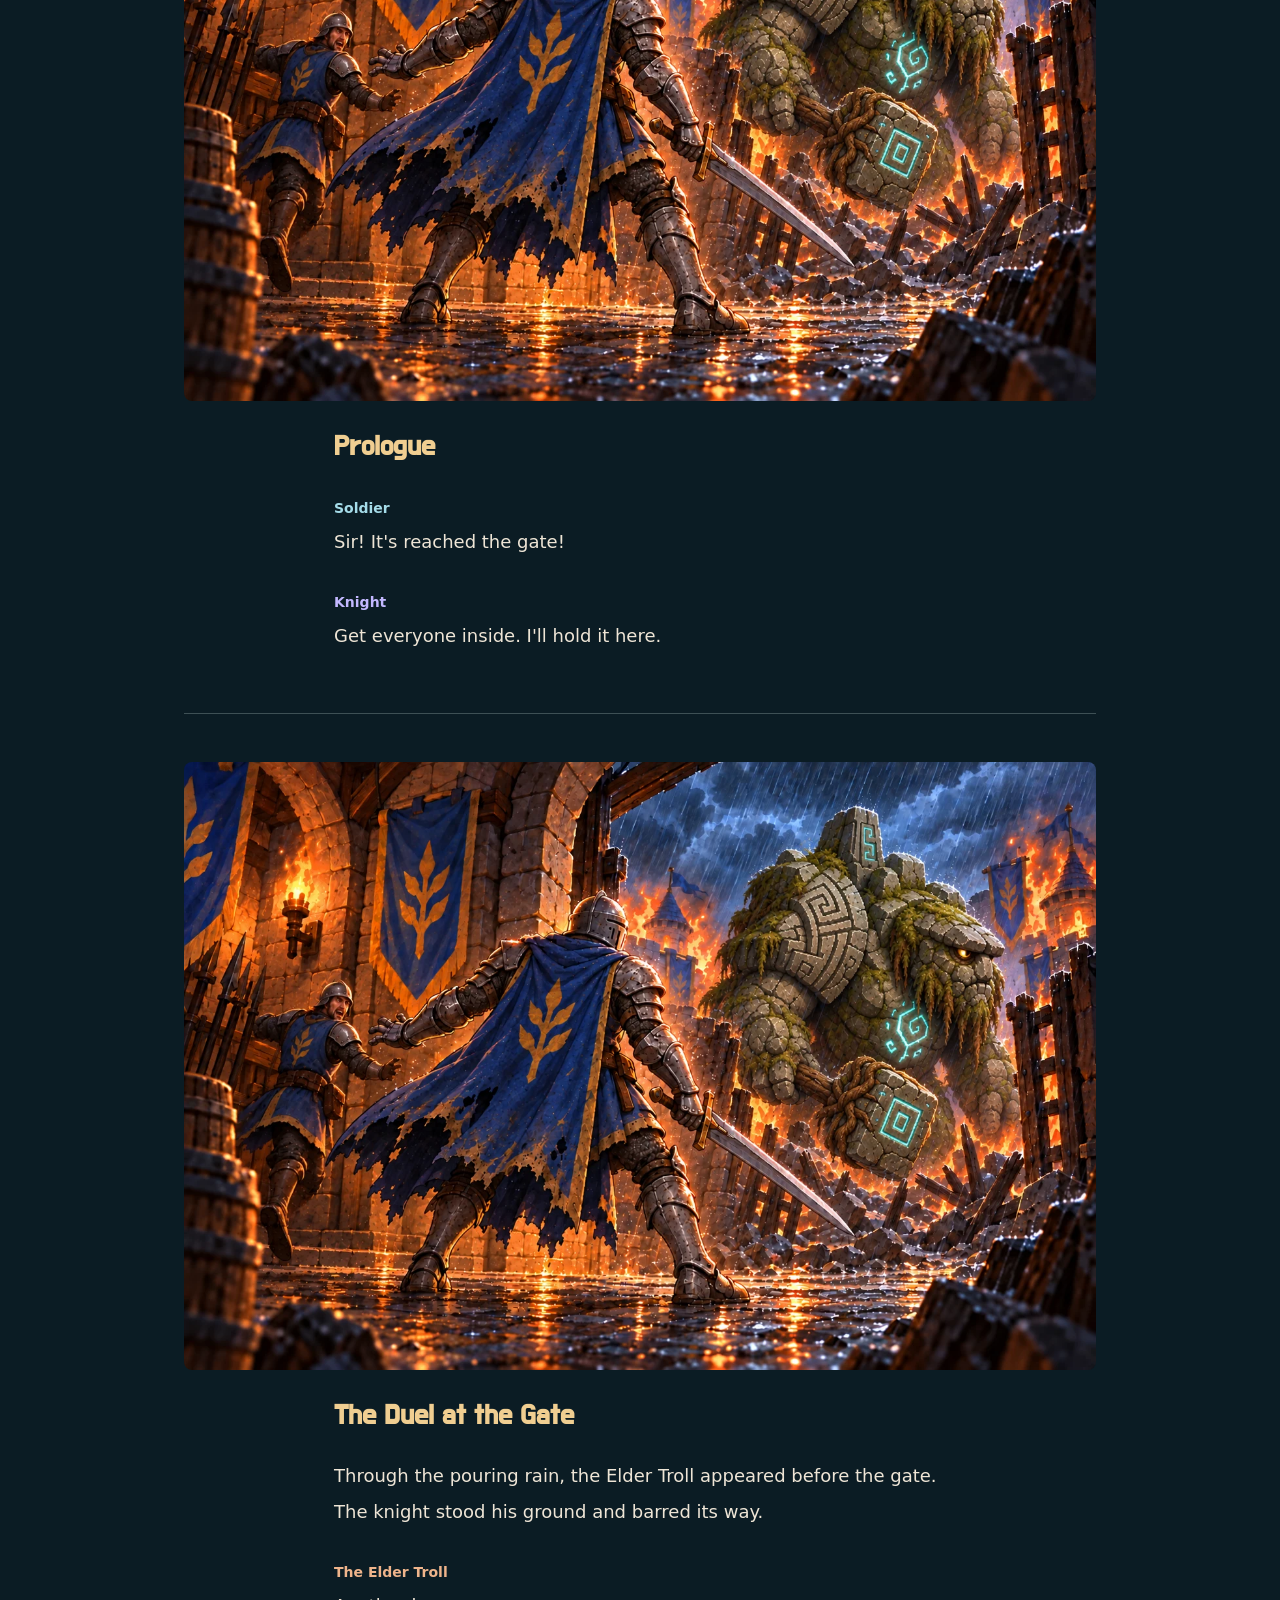
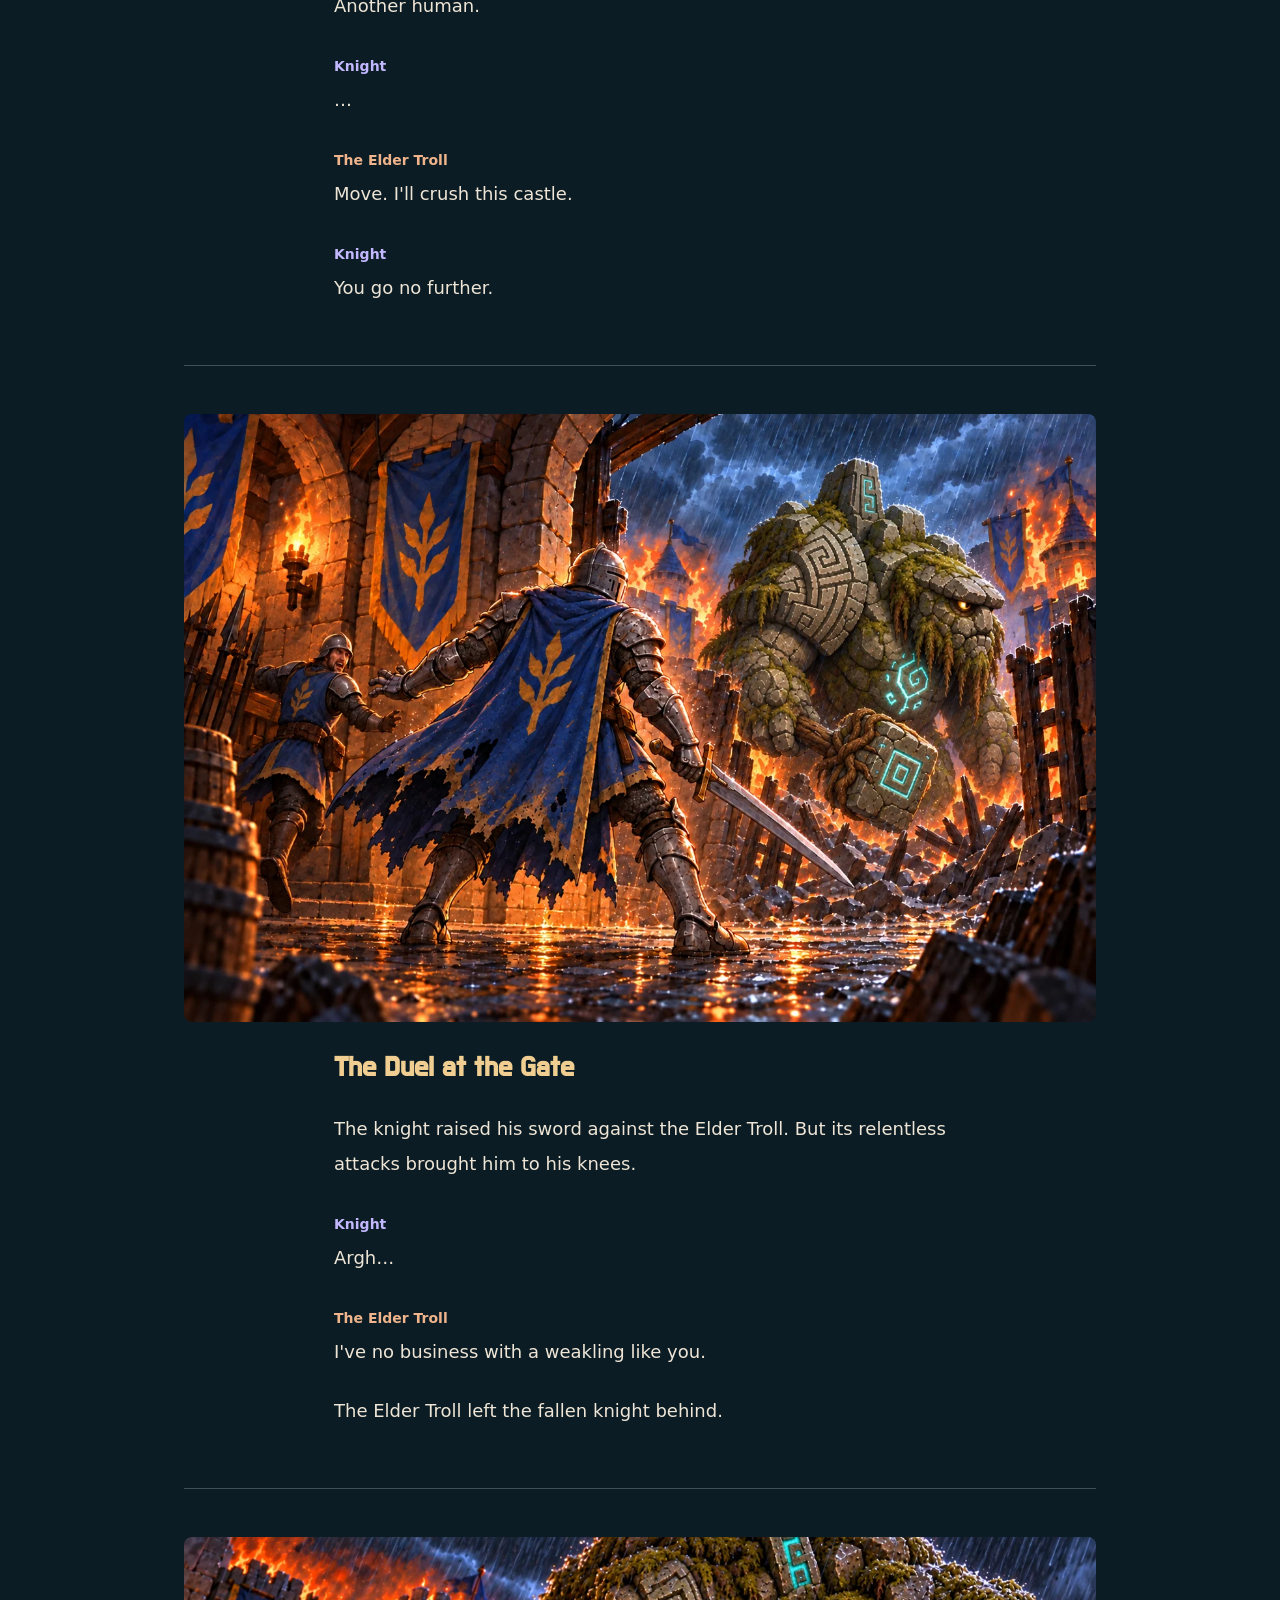
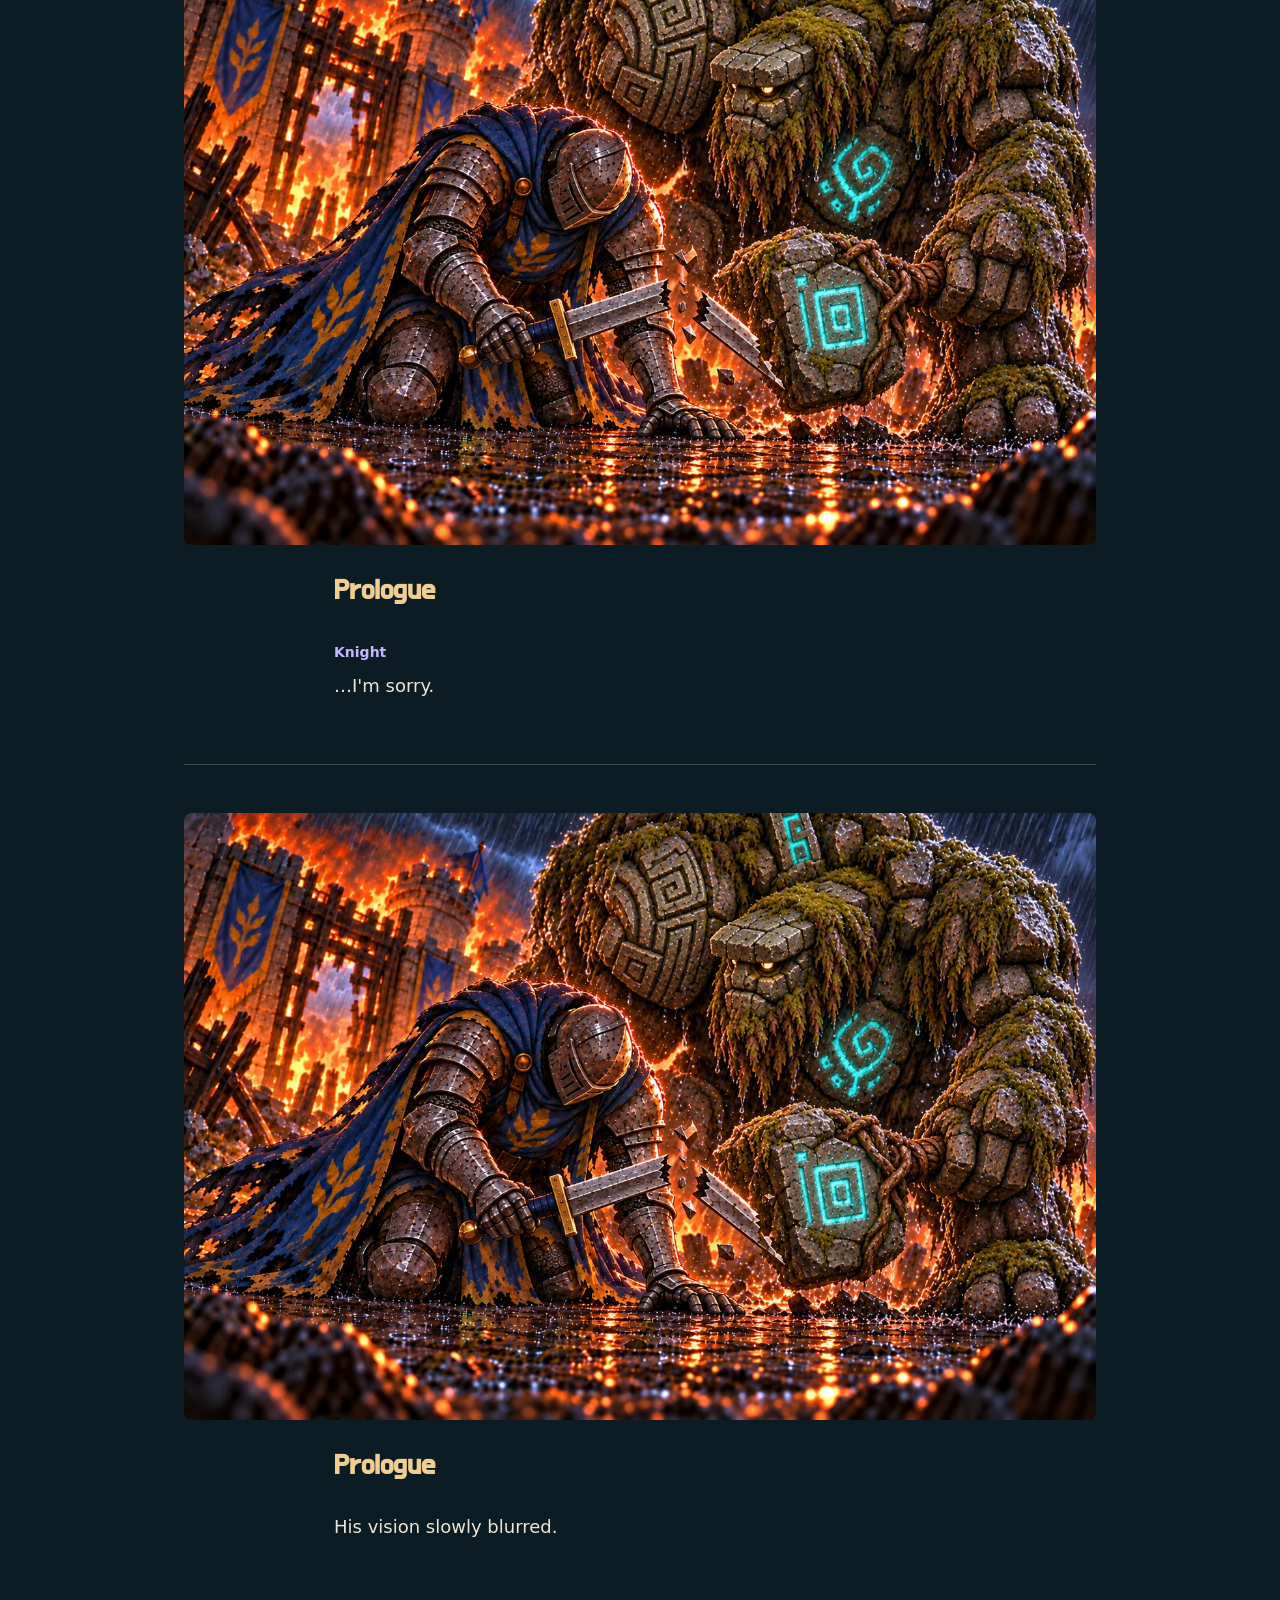
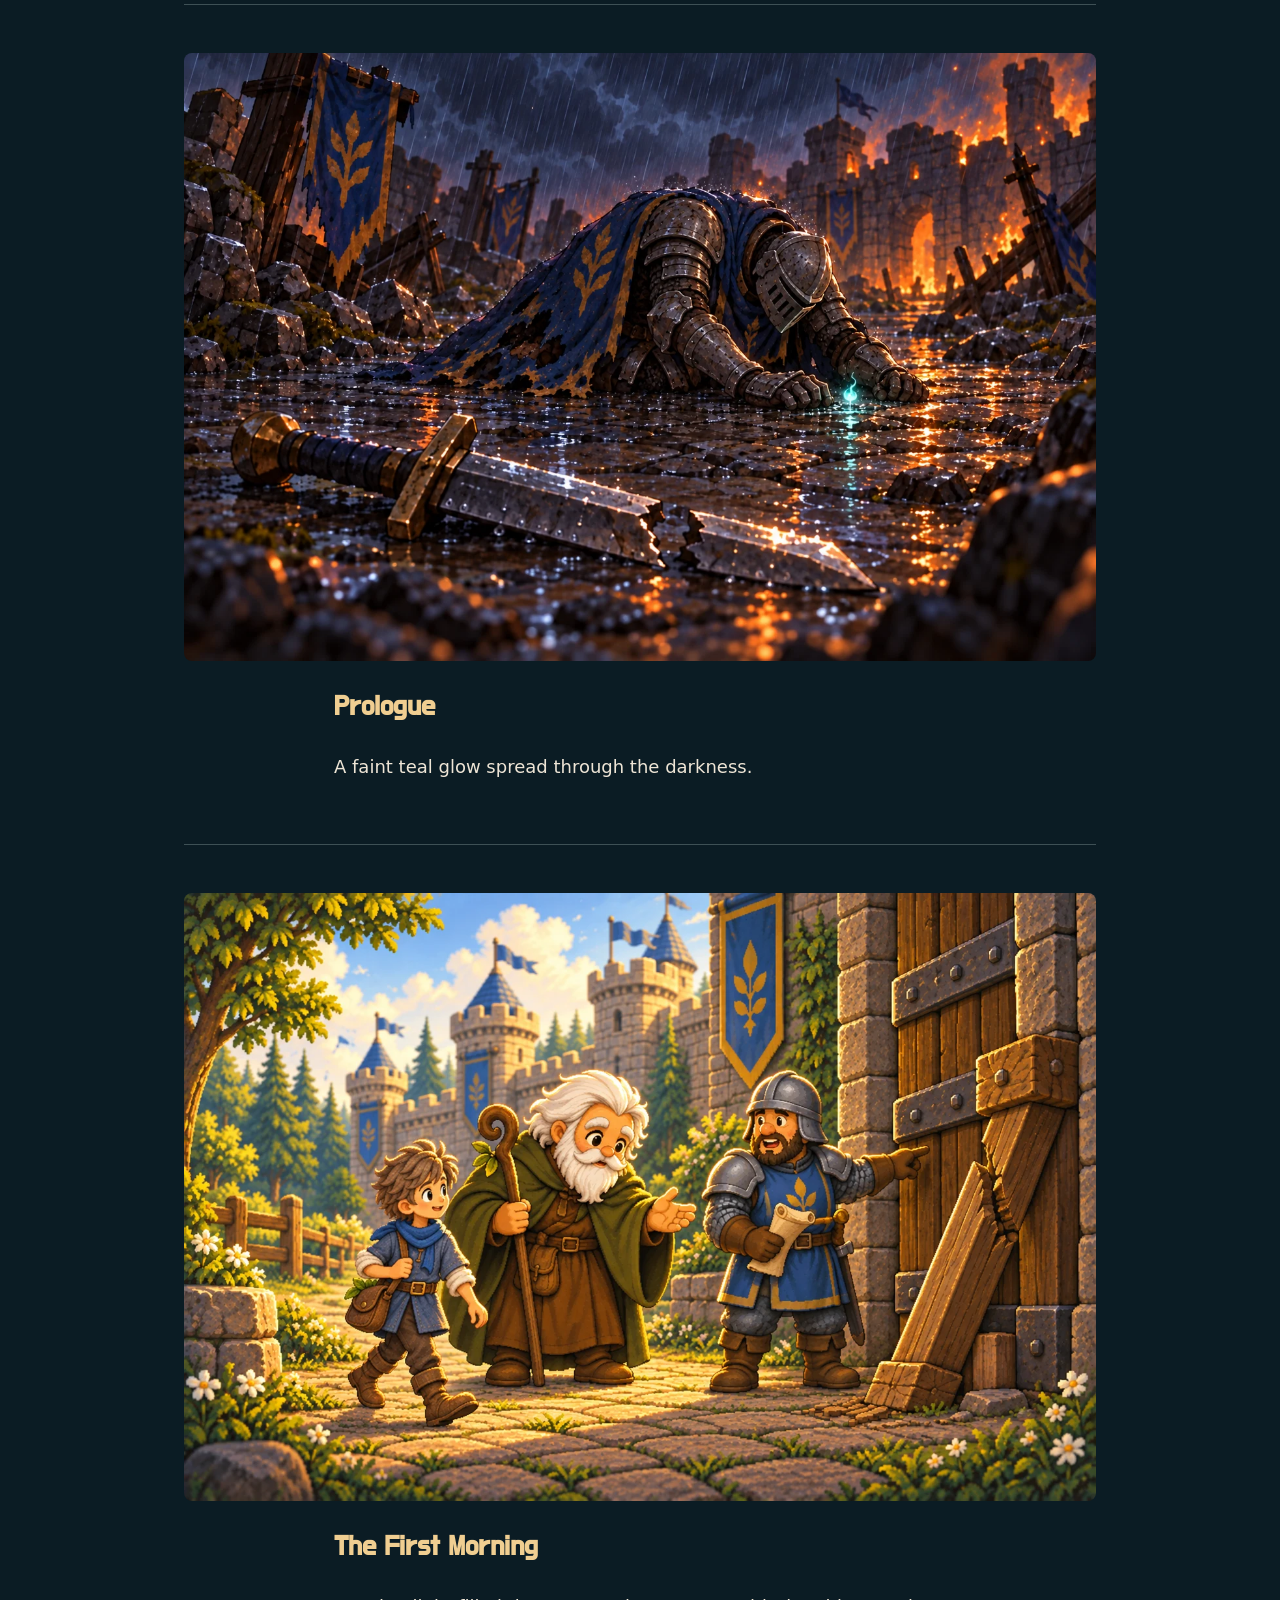
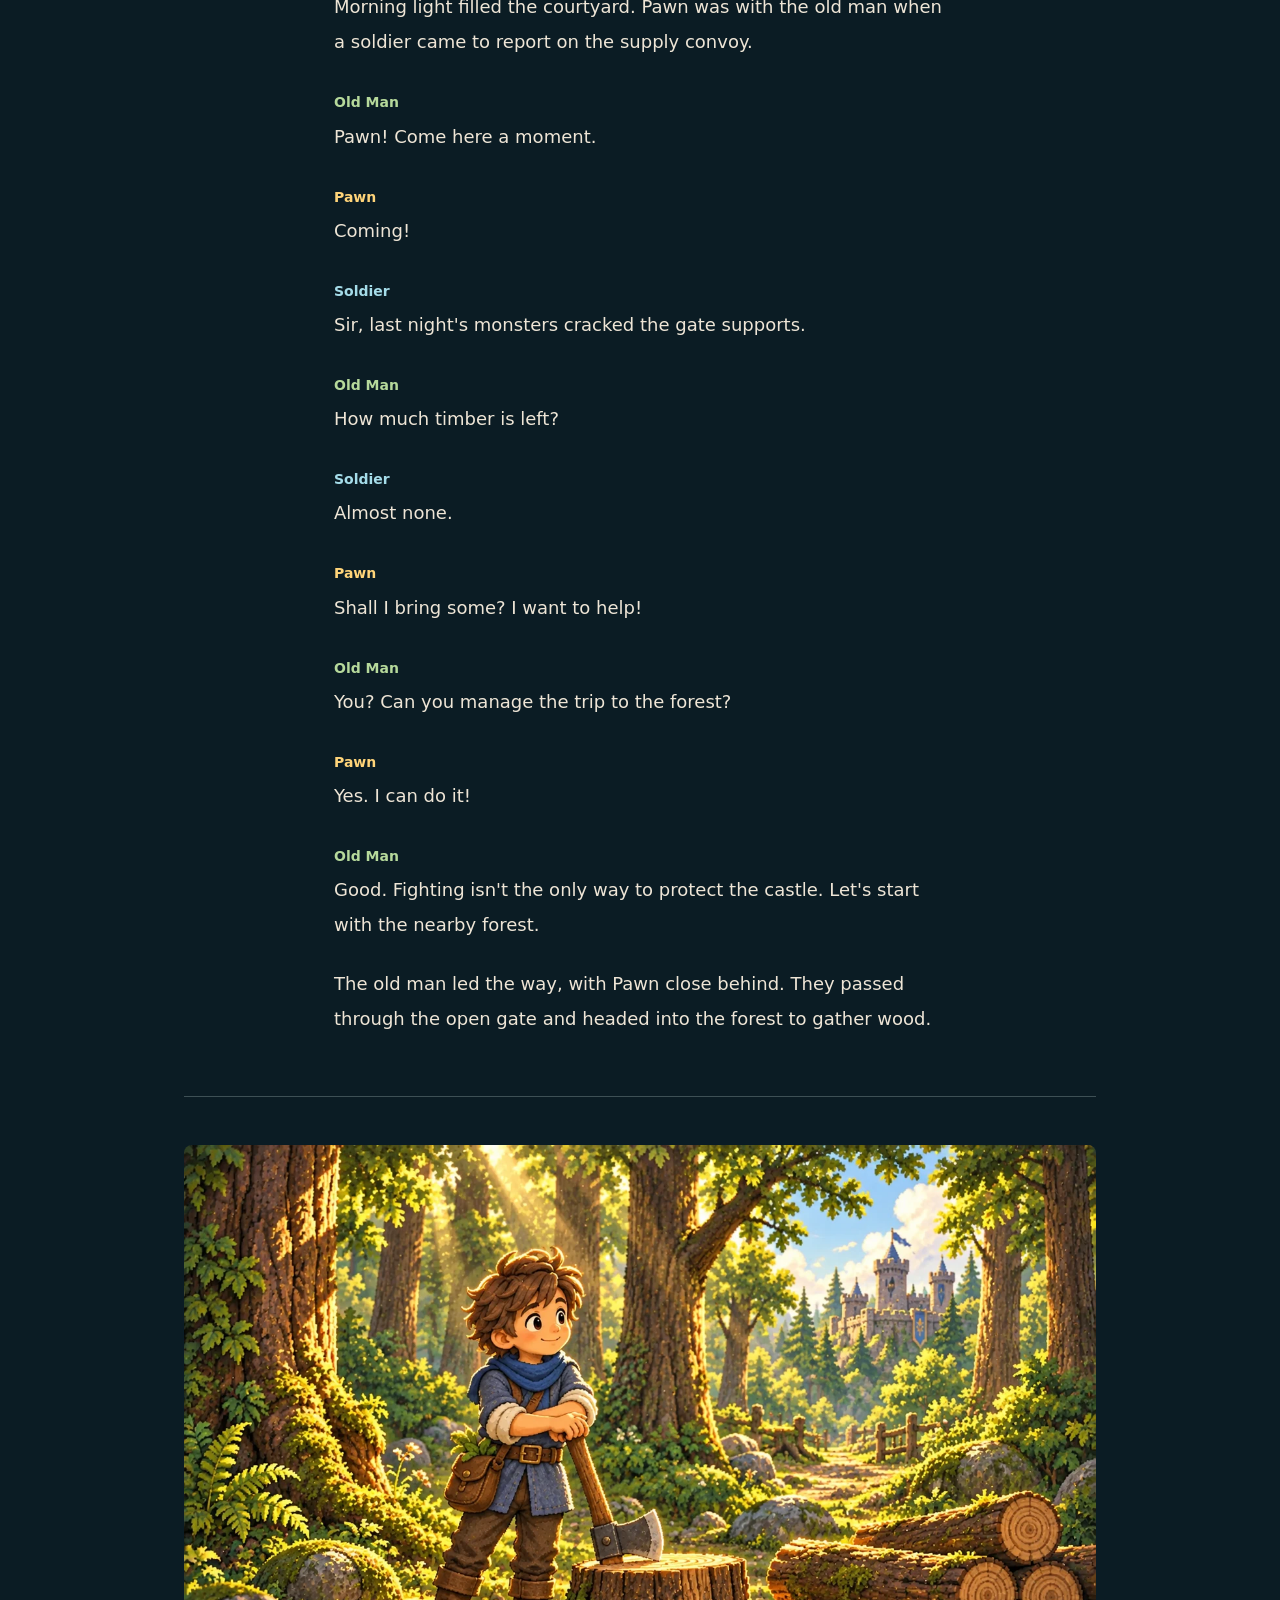
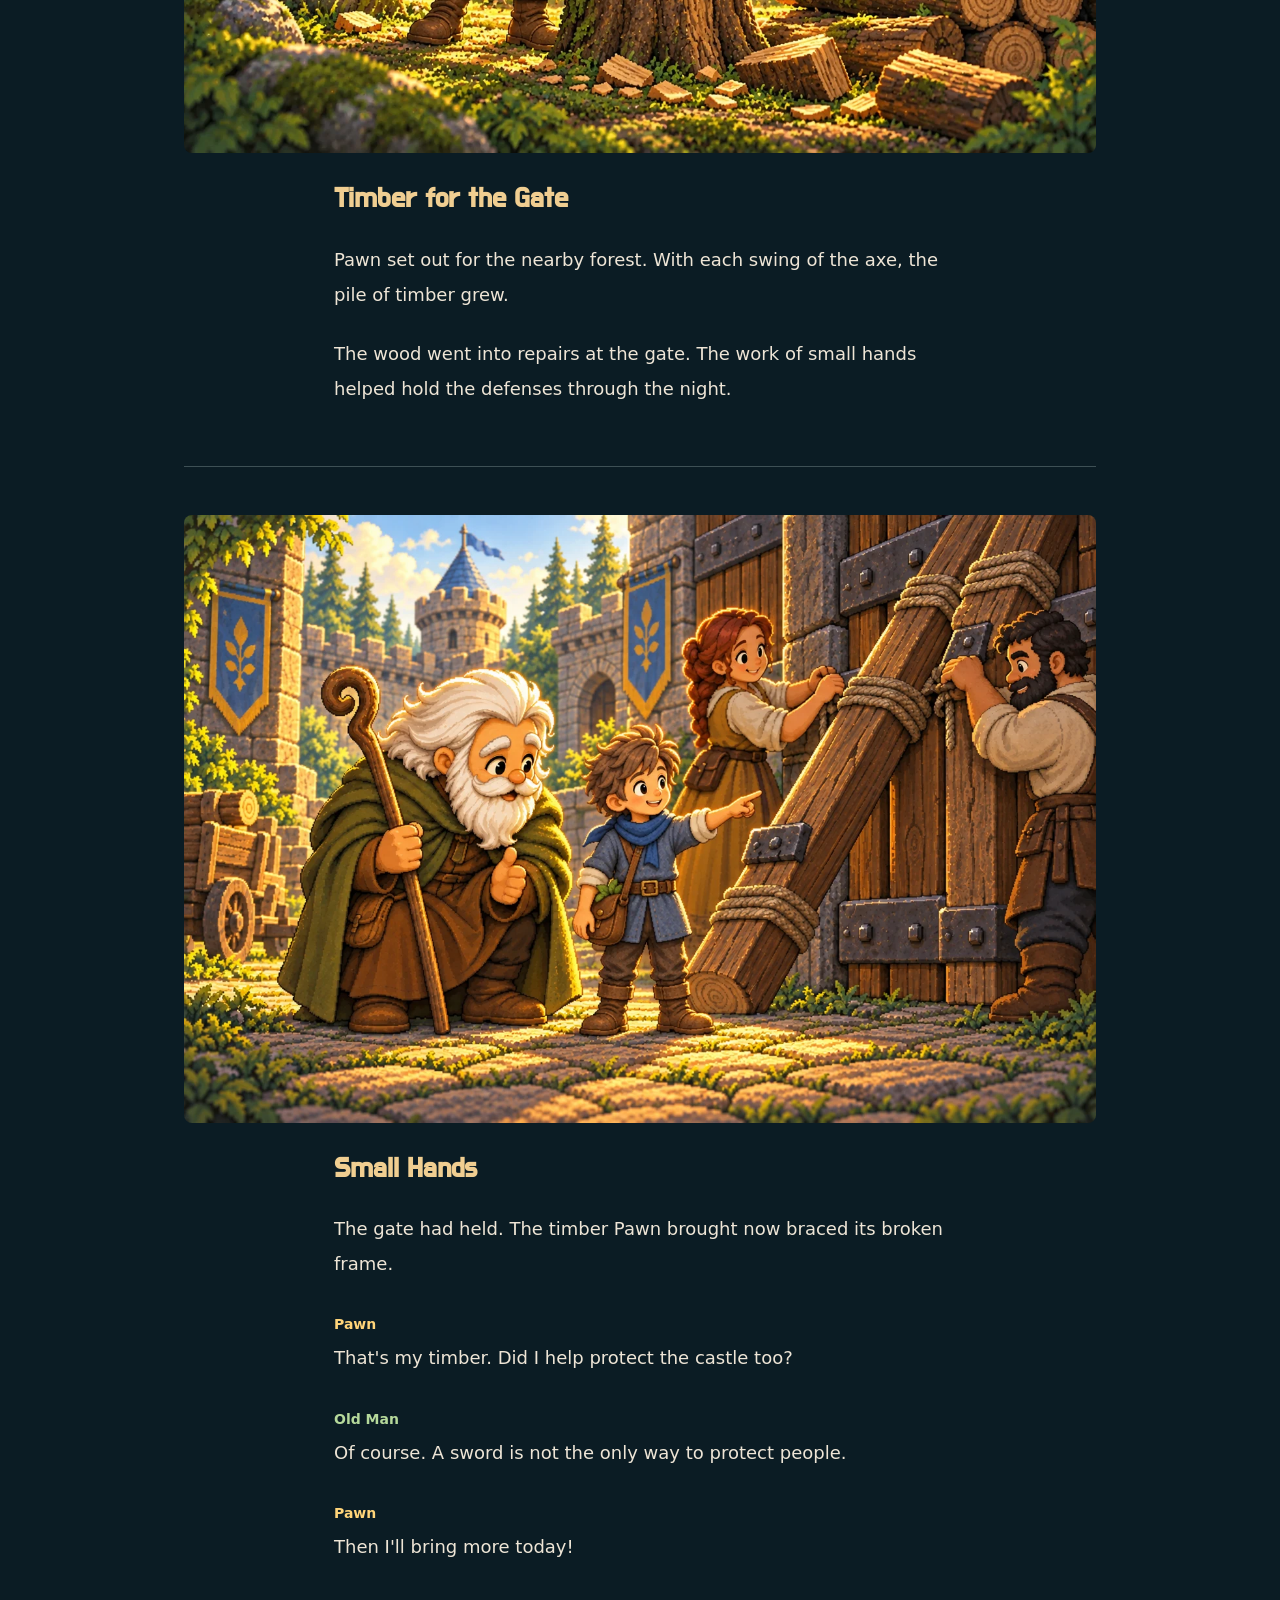
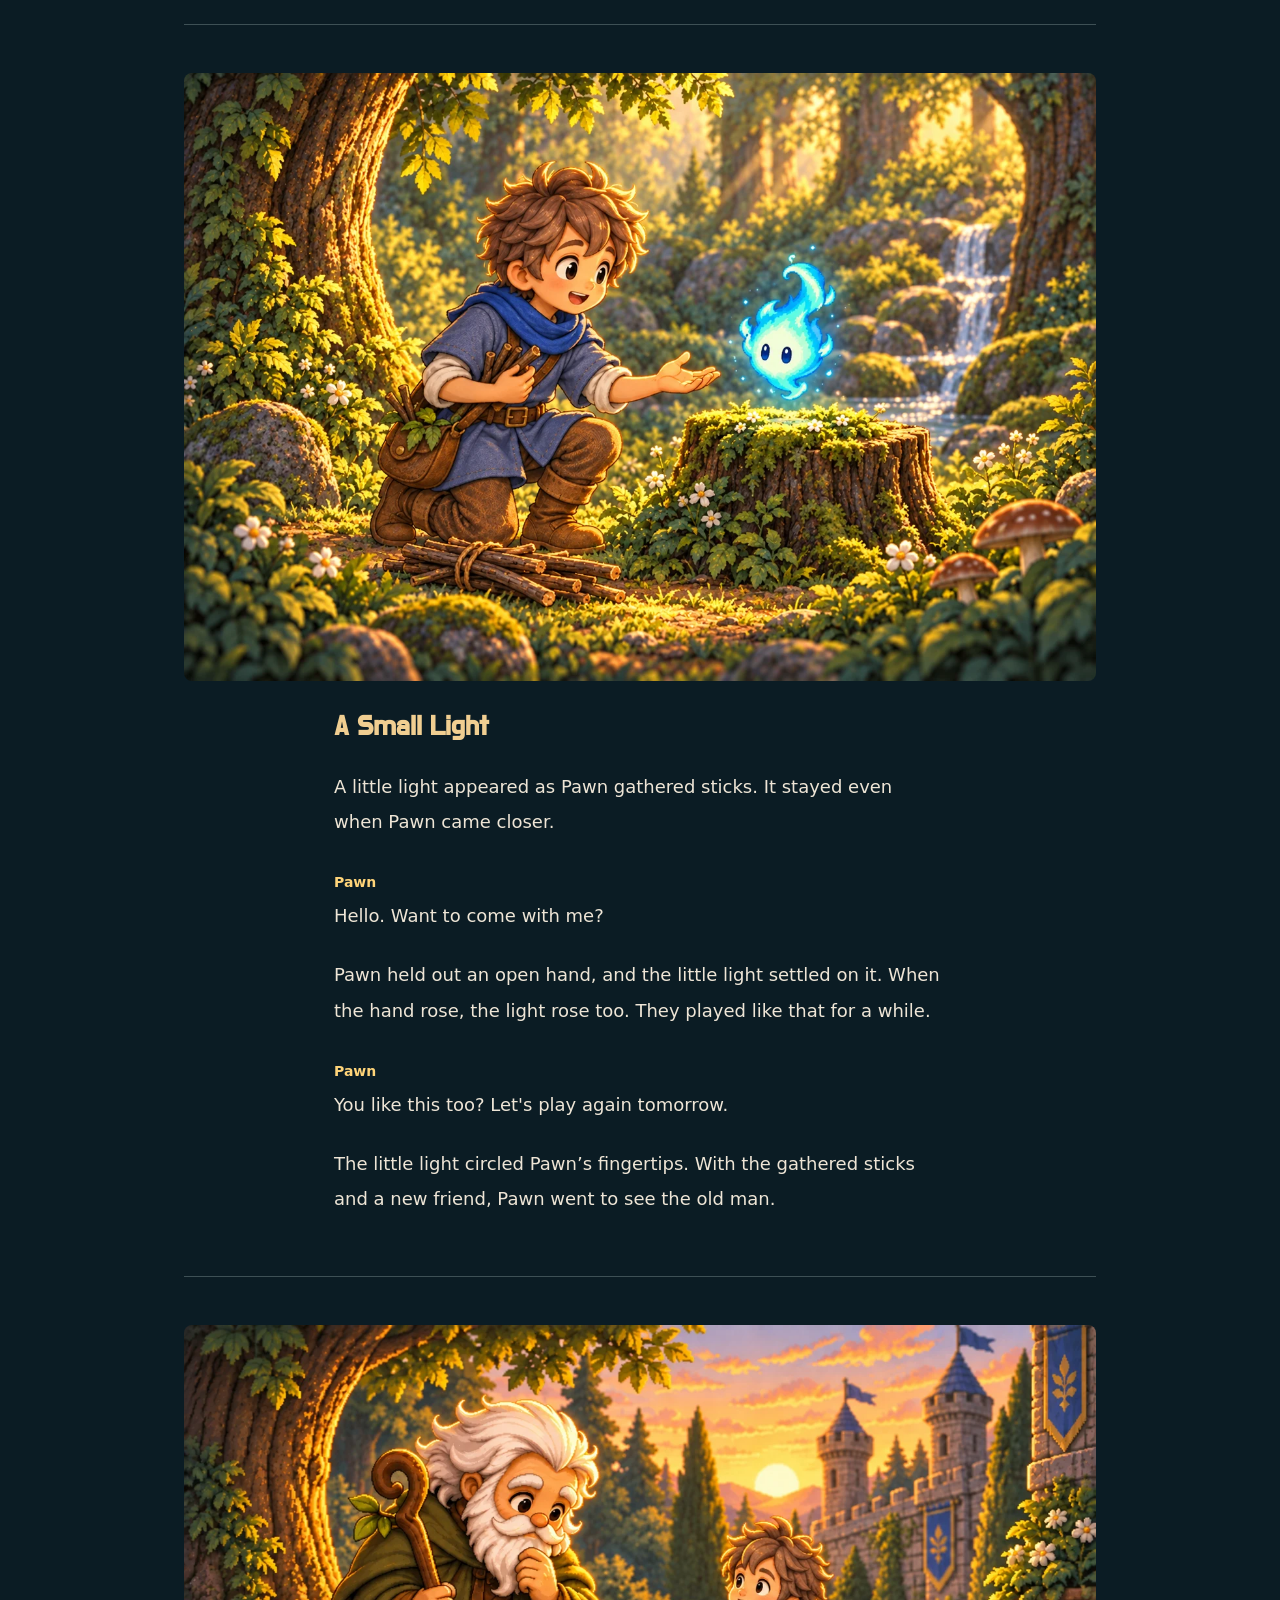
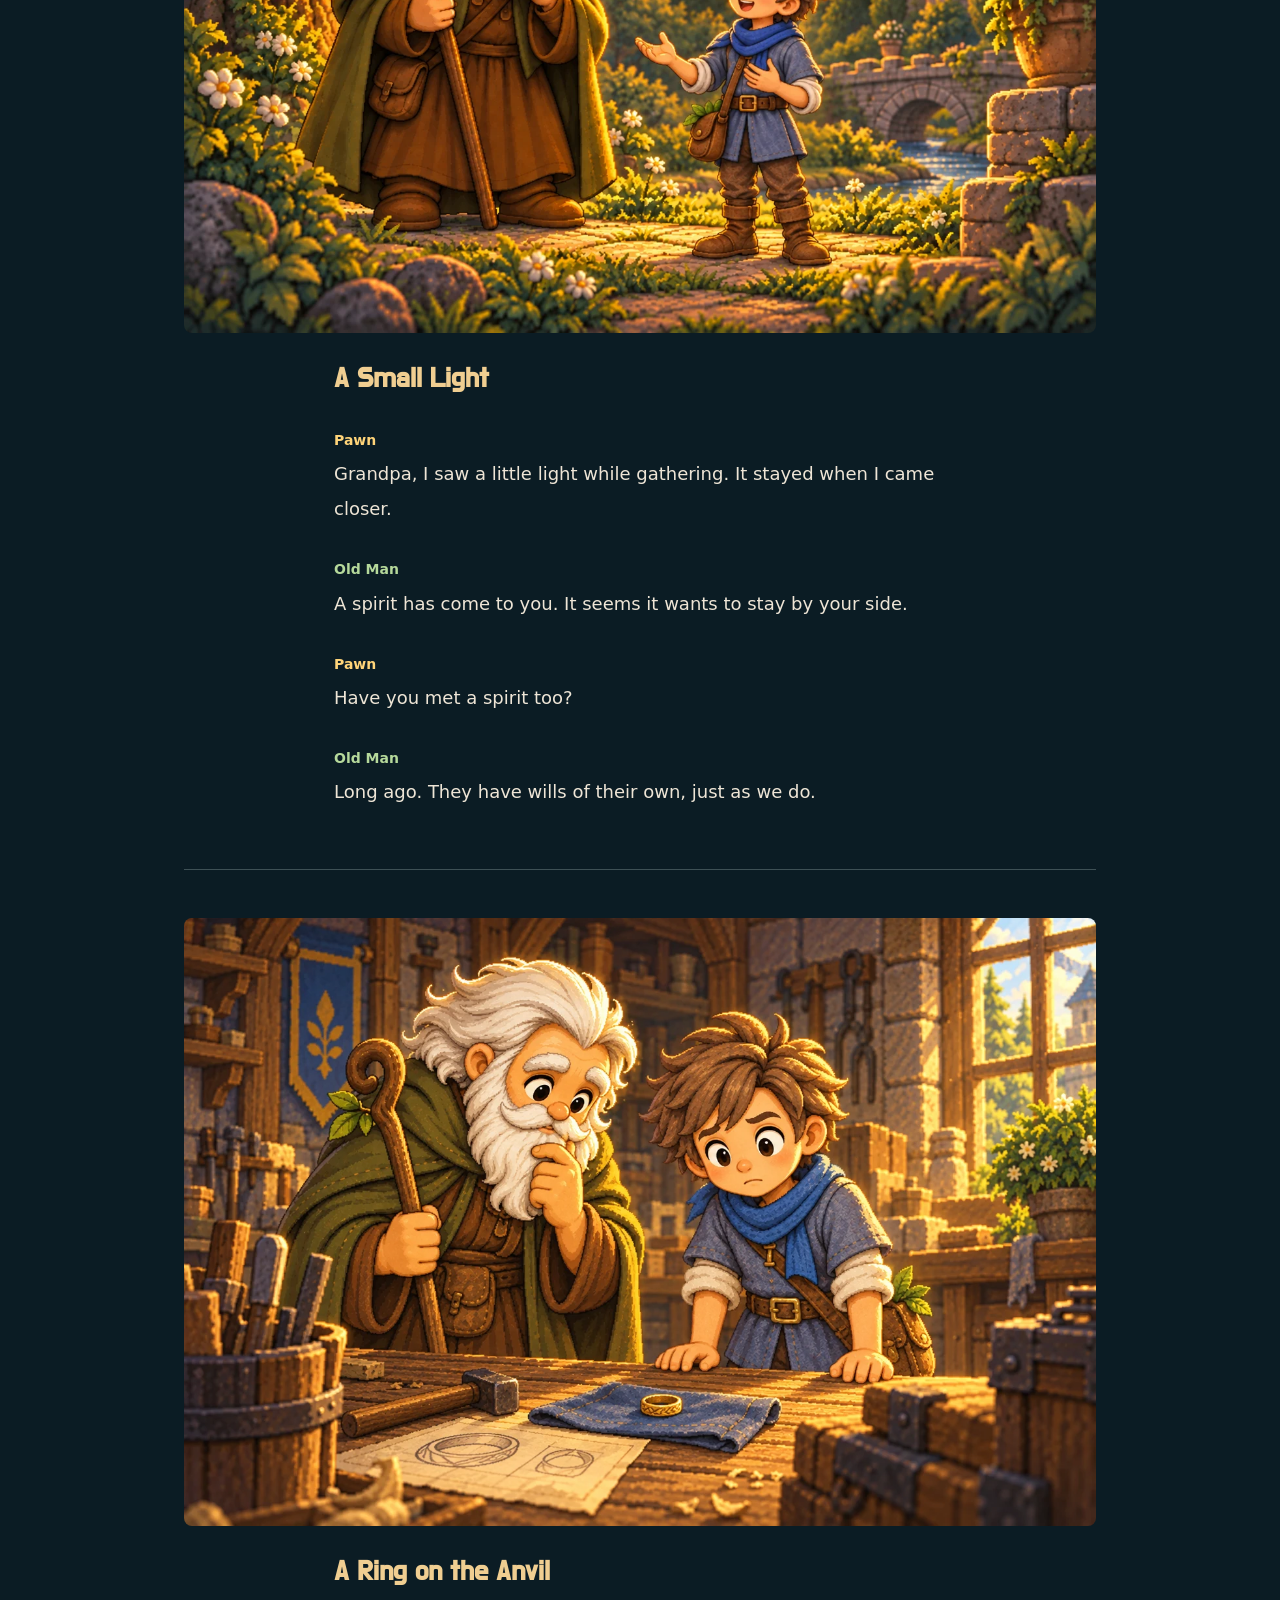
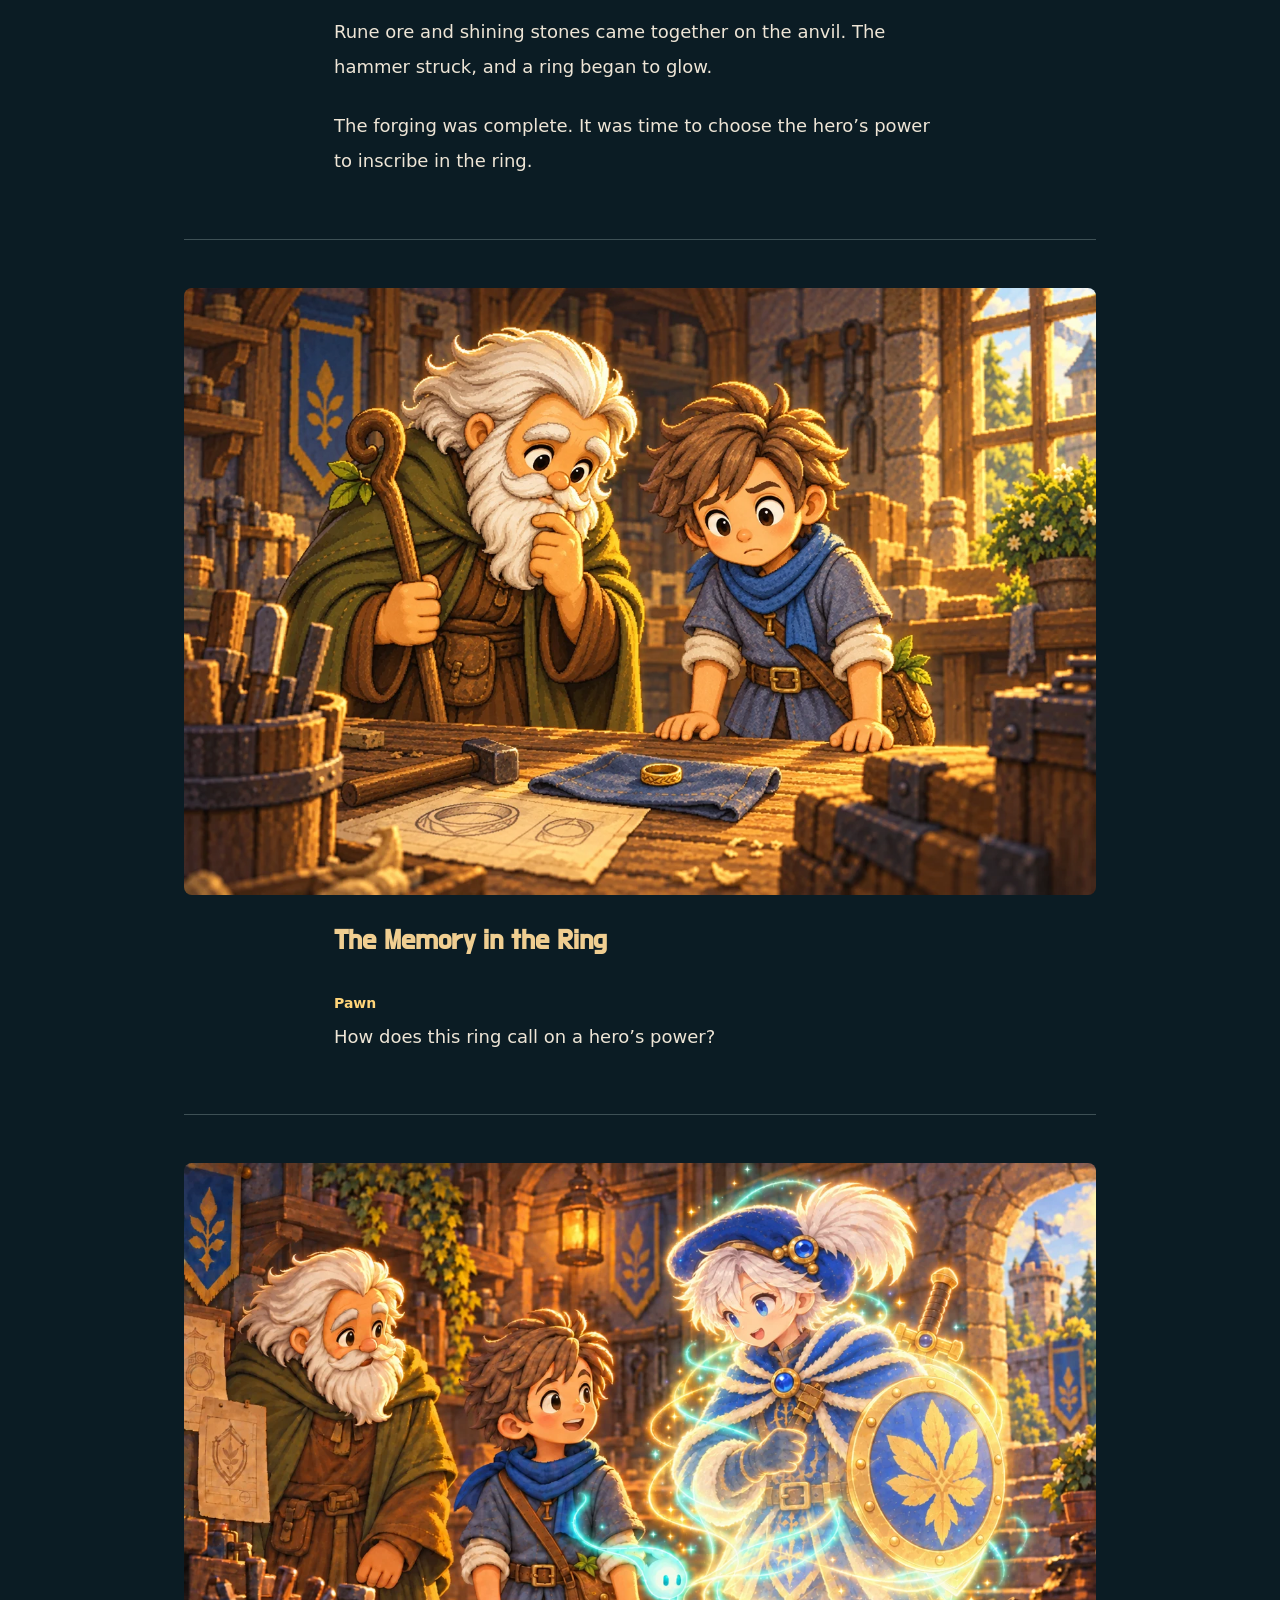
<file: en/story/index.html>
<!doctype html><html lang="en"><head><meta charset="utf-8"><meta name="viewport" content="width=device-width,initial-scale=1,viewport-fit=cover"><meta name="theme-color" content="#0b1c24"><title>Seasonal Memories | Tiny Defense</title><link rel="stylesheet" href="/styles.css?v=ui-2"><link rel="stylesheet" href="/world.css?v=world-22"><meta name="robots" content="noindex">  <script defer src="/analytics.js?v=1"></script>
</head><body class="story-text-page"><a class="skip-link" href="#main">Skip to story</a><header><a href="/en/games/tiny-defense/#storybook">← Courtyard</a><p>CHAPTER 01–05 · TINY DEFENSE</p><h1>Seasonal Memories</h1></header><nav class="reading-nav" aria-label="Contents"><a href="/en/games/tiny-defense/#storybook">← Courtyard</a><a href="#chapter-1">Home · Spring</a><a href="#chapter-2">Summer</a><a href="#chapter-3">Autumn</a><a href="#chapter-4">Winter</a><a href="#chapter-5">Homecoming</a></nav><main id="main"><h2 class="text-chapter" id="chapter-1">Home · Spring</h2><section><img src="/assets/world/revised_last_gate.webp?v=rewind-7ea92e746903" alt="" width="1400" height="933" loading="lazy"><div><h3>Prologue</h3><div class="text-dialogue"><p>The last night, as the castle fell.
One knight remained before the abandoned gate.</p></div></div></section><section><img src="/assets/world/revised_last_warning.webp?v=rewind-7ea92e746903" alt="" width="1400" height="933" loading="lazy"><div><h3>Prologue</h3><div class="text-dialogue"><p data-speaker="8"><strong>Soldier</strong><br>Sir! It&#x27;s reached the gate!</p><p data-speaker="6"><strong>Knight</strong><br>Get everyone inside. I&#x27;ll hold it here.</p></div></div></section><section><img src="/assets/world/revised_last_warning.webp?v=rewind-7ea92e746903" alt="" width="1400" height="933" loading="lazy"><div><h3>The Duel at the Gate</h3><div class="text-dialogue"><p>Through the pouring rain, the Elder Troll appeared before the gate. The knight stood his ground and barred its way.</p><p data-speaker="9"><strong>The Elder Troll</strong><br>Another human.</p><p data-speaker="6"><strong>Knight</strong><br>…</p><p data-speaker="9"><strong>The Elder Troll</strong><br>Move. I&#x27;ll crush this castle.</p><p data-speaker="6"><strong>Knight</strong><br>You go no further.</p></div></div></section><section><img src="/assets/world/revised_last_warning.webp?v=rewind-7ea92e746903" alt="" width="1400" height="933" loading="lazy"><div><h3>The Duel at the Gate</h3><div class="text-dialogue"><p>The knight raised his sword against the Elder Troll. But its relentless attacks brought him to his knees.</p><p data-speaker="6"><strong>Knight</strong><br>Argh…</p><p data-speaker="9"><strong>The Elder Troll</strong><br>I&#x27;ve no business with a weakling like you.</p><p>The Elder Troll left the fallen knight behind.</p></div></div></section><section><img src="/assets/world/revised_last_sword_break.webp?v=rewind-7ea92e746903" alt="" width="1400" height="933" loading="lazy"><div><h3>Prologue</h3><div class="text-dialogue"><p data-speaker="6"><strong>Knight</strong><br>…I&#x27;m sorry.</p></div></div></section><section><img src="/assets/world/revised_last_sword_break.webp?v=rewind-7ea92e746903" alt="" width="1400" height="933" loading="lazy"><div><h3>Prologue</h3><div class="text-dialogue"><p>His vision slowly blurred.</p></div></div></section><section><img src="/assets/world/revised_last_glimmer.webp?v=rewind-7ea92e746903" alt="" width="1400" height="933" loading="lazy"><div><h3>Prologue</h3><div class="text-dialogue"><p>A faint teal glow spread through the darkness.</p></div></div></section><section><img src="/assets/world/revised_morning.webp?v=rewind-7ea92e746903" alt="" width="1400" height="933" loading="lazy"><div><h3>The First Morning</h3><div class="text-dialogue"><p>Morning light filled the courtyard. Pawn was with the old man when a soldier came to report on the supply convoy.</p><p data-speaker="2"><strong>Old Man</strong><br>Pawn! Come here a moment.</p><p data-speaker="1"><strong>Pawn</strong><br>Coming!</p><p data-speaker="8"><strong>Soldier</strong><br>Sir, last night&#x27;s monsters cracked the gate supports.</p><p data-speaker="2"><strong>Old Man</strong><br>How much timber is left?</p><p data-speaker="8"><strong>Soldier</strong><br>Almost none.</p><p data-speaker="1"><strong>Pawn</strong><br>Shall I bring some? I want to help!</p><p data-speaker="2"><strong>Old Man</strong><br>You? Can you manage the trip to the forest?</p><p data-speaker="1"><strong>Pawn</strong><br>Yes. I can do it!</p><p data-speaker="2"><strong>Old Man</strong><br>Good. Fighting isn&#x27;t the only way to protect the castle. Let&#x27;s start with the nearby forest.</p><p>The old man led the way, with Pawn close behind. They passed through the open gate and headed into the forest to gather wood.</p></div></div></section><section><img src="/assets/world/interlude_gather_forest.webp?v=rewind-7ea92e746903" alt="" width="1400" height="933" loading="lazy"><div><h3>Timber for the Gate</h3><div class="text-dialogue"><p>Pawn set out for the nearby forest. With each swing of the axe, the pile of timber grew.</p><p>The wood went into repairs at the gate. The work of small hands helped hold the defenses through the night.</p></div></div></section><section><img src="/assets/world/revised_supplies.webp?v=rewind-7ea92e746903" alt="" width="1400" height="933" loading="lazy"><div><h3>Small Hands</h3><div class="text-dialogue"><p>The gate had held. The timber Pawn brought now braced its broken frame.</p><p data-speaker="1"><strong>Pawn</strong><br>That&#x27;s my timber. Did I help protect the castle too?</p><p data-speaker="2"><strong>Old Man</strong><br>Of course. A sword is not the only way to protect people.</p><p data-speaker="1"><strong>Pawn</strong><br>Then I&#x27;ll bring more today!</p></div></div></section><section><img src="/assets/world/revised_spirit_meeting.webp?v=rewind-7ea92e746903" alt="" width="1400" height="933" loading="lazy"><div><h3>A Small Light</h3><div class="text-dialogue"><p>A little light appeared as Pawn gathered sticks. It stayed even when Pawn came closer.</p><p data-speaker="1"><strong>Pawn</strong><br>Hello. Want to come with me?</p><p>Pawn held out an open hand, and the little light settled on it. When the hand rose, the light rose too. They played like that for a while.</p><p data-speaker="1"><strong>Pawn</strong><br>You like this too? Let&#x27;s play again tomorrow.</p><p>The little light circled Pawn’s fingertips. With the gathered sticks and a new friend, Pawn went to see the old man.</p></div></div></section><section><img src="/assets/world/revised_small_light.webp?v=rewind-7ea92e746903" alt="" width="1400" height="933" loading="lazy"><div><h3>A Small Light</h3><div class="text-dialogue"><p data-speaker="1"><strong>Pawn</strong><br>Grandpa, I saw a little light while gathering. It stayed when I came closer.</p><p data-speaker="2"><strong>Old Man</strong><br>A spirit has come to you. It seems it wants to stay by your side.</p><p data-speaker="1"><strong>Pawn</strong><br>Have you met a spirit too?</p><p data-speaker="2"><strong>Old Man</strong><br>Long ago. They have wills of their own, just as we do.</p></div></div></section><section><img src="/assets/world/revised_ring_empty.webp?v=rewind-7ea92e746903" alt="" width="1400" height="933" loading="lazy"><div><h3>A Ring on the Anvil</h3><div class="text-dialogue"><p>Rune ore and shining stones came together on the anvil. The hammer struck, and a ring began to glow.</p><p>The forging was complete. It was time to choose the hero’s power to inscribe in the ring.</p></div></div></section><section><img src="/assets/world/revised_ring_empty.webp?v=rewind-7ea92e746903" alt="" width="1400" height="933" loading="lazy"><div><h3>The Memory in the Ring</h3><div class="text-dialogue"><p data-speaker="1"><strong>Pawn</strong><br>How does this ring call on a hero’s power?</p></div></div></section><section><img src="/assets/world/revised_ring_memory.webp?v=rewind-7ea92e746903" alt="" width="1400" height="933" loading="lazy"><div><h3>The Memory in the Ring</h3><div class="text-dialogue"><p>As the little spirit drew near, gold and teal light entwined above the ring. A memory appeared of a hero who had carried a shield long ago.</p><p data-speaker="1"><strong>Pawn</strong><br>Was this person a hero who fought here too?</p><p data-speaker="2"><strong>Old Man</strong><br>Yes. We haven’t called another hero. We’re looking at an old memory reflected in the ring.</p><p data-speaker="1"><strong>Pawn</strong><br>So there’s no person trapped inside the ring?</p><p data-speaker="2"><strong>Old Man</strong><br>That’s right. It reaches the resolve and memories of battle that person left behind.</p><p data-speaker="1"><strong>Pawn</strong><br>Who was that hero trying to protect?</p><p>The hero’s image held its shield in silence.</p><p data-speaker="1"><strong>Pawn</strong><br>We can carry that resolve forward too, can’t we?</p><p data-speaker="2"><strong>Old Man</strong><br>Of course. Think of the people you want to protect.</p></div></div></section><section><img src="/assets/world/revised_spring_sleep.webp?v=rewind-7ea92e746903" alt="" width="1400" height="933" loading="lazy"><div><h3>The Flower Waystone</h3><div class="text-dialogue"><p>An old waystone stood among the flowers. Nothing happened when Pawn touched it.</p><p data-speaker="1"><strong>Pawn</strong><br>Is it just a rock?</p></div></div></section><section><img src="/assets/world/revised_spring_awake.webp?v=rewind-7ea92e746903" alt="" width="1400" height="933" loading="lazy"><div><h3>The Flower Waystone</h3><div class="text-dialogue"><p>A little spirit approached. The flower carving shone, revealing a glimpse of an ancient scene.</p><p data-speaker="1"><strong>Pawn</strong><br>What was that? Do you know this stone too?</p></div></div></section><section><img src="/assets/world/revised_many_hands.webp?v=rewind-7ea92e746903" alt="" width="1400" height="933" loading="lazy"><div><h3>Those Without Swords</h3><div class="text-dialogue"><p>Soldiers fought on the walls. Below, people carried timber, cooked meals and rebuilt fallen stone.</p><p>A support beside the gate began to fall, trapping a soldier beneath it. The timber carriers dropped their loads and ran to help.</p><p>Some held up the support while others pulled the soldier free. Fresh timber soon filled the gap. The gate held once more.</p><p data-speaker="1"><strong>Pawn</strong><br>They&#x27;re like me. They aren&#x27;t fighting, but they&#x27;re protecting the castle.</p><p data-speaker="2"><strong>Old Man</strong><br>Yes. Heroes were never the only ones who kept a castle standing.</p><p data-speaker="1"><strong>Pawn</strong><br>So everything I gather helps them too.</p></div></div></section><h2 class="text-chapter" id="chapter-2">Summer</h2><section><img src="/assets/world/revised_summer.webp?v=rewind-7ea92e746903" alt="" width="1400" height="933" loading="lazy"><div><h3>The Sun Waystone</h3><div class="text-dialogue"><p>A sun marked the summer waystone. As the spirits&#x27; lights joined, a memory of war awakened.</p><p data-speaker="1"><strong>Pawn</strong><br>The spirits are gathering first this time. The flower stone shone like this too.</p><p data-speaker="2"><strong>Old Man</strong><br>Yes. I wonder what memory this stone holds.</p></div></div></section><section><img src="/assets/world/revised_first_hero.webp?v=rewind-7ea92e746903" alt="" width="1400" height="933" loading="lazy"><div><h3>The First Hero</h3><div class="text-dialogue"><p>Long ago, monsters overran human settlements. A spirit shared its power with a human who sought to protect the people.</p><p data-speaker="1"><strong>Pawn</strong><br>So that person grew stronger because the spirit shared its power.</p><p data-speaker="2"><strong>Old Man</strong><br>When a human and a spirit resonated deeply with one purpose, the first hero was born.</p></div></div></section><section><img src="/assets/world/revised_heroes_defense.webp?v=rewind-7ea92e746903" alt="" width="1400" height="933" loading="lazy"><div><h3>The First Hero</h3><div class="text-dialogue"><p>The memory moved to a battlefield. The Guardian raised her shield, buying time for the soldiers to fall back.</p><p>Beside her, the Mage raised a staff. Violet magic drove back the advancing monsters.</p></div></div></section><section><img src="/assets/world/revised_heroes_escort.webp?v=rewind-7ea92e746903" alt="" width="1400" height="933" loading="lazy"><div><h3>The First Hero</h3><div class="text-dialogue"><p>On another road, the Berserker swung a greatsword. As the monsters scattered, a wagon of refugees began to move.</p><p>The Gladiator stopped an enemy charging at the wagon, caught its blow on a shield, then thrust into the opening.</p><p>The Dark Knight guarded the rear. Violet sword waves held off the pursuers as the wagon passed through the gate.</p><p data-speaker="1"><strong>Pawn</strong><br>They all fought differently… but they were protecting the same people.</p></div></div></section><section><img src="/assets/world/revised_summer.webp?v=rewind-7ea92e746903" alt="" width="1400" height="933" loading="lazy"><div><h3>The First Hero</h3><div class="text-dialogue"><p data-speaker="2"><strong>Old Man</strong><br>Together they drove back the monsters and sealed the rift. This castle was built to guard that seal.</p><p data-speaker="1"><strong>Pawn</strong><br>Then can a ring connect with memories of heroes like these?</p><p data-speaker="2"><strong>Old Man</strong><br>Yes. A ring does not imprison a hero. It reaches the memories of resonance they left behind.</p><p data-speaker="1"><strong>Pawn</strong><br>So it isn&#x27;t someone brought back to life. It&#x27;s the memory they left behind.</p><p data-speaker="2"><strong>Old Man</strong><br>Their strongest will and memories of battle briefly take form.</p></div></div></section><h2 class="text-chapter" id="chapter-3">Autumn</h2><section><img src="/assets/world/revised_autumn.webp?v=rewind-7ea92e746903" alt="" width="1400" height="933" loading="lazy"><div><h3>The Fallen-Leaf Waystone</h3><div class="text-dialogue"><p>Beneath fallen leaves, the stone revealed two young knights: Mars and the guardian before he grew old.</p><p data-speaker="3"><strong>Mars</strong><br>Good sword work today. But did you look at the person beside you even once?</p><p data-speaker="4"><strong>Young Guardian</strong><br>…No. I was too busy trying to win.</p><p data-speaker="3"><strong>Mars</strong><br>Next time, make sure you both come home.</p><p data-speaker="1"><strong>Pawn</strong><br>Is that… Grandpa? You used to be a knight too.</p><p data-speaker="2"><strong>Old Man</strong><br>Yes.</p><p data-speaker="1"><strong>Pawn</strong><br>Were you really strong?</p><p data-speaker="2"><strong>Old Man</strong><br>I wonder. I couldn&#x27;t protect everyone to the end.</p></div></div></section><section><img src="/assets/world/revised_sword_silent.webp?v=rewind-7ea92e746903" alt="" width="1400" height="933" loading="lazy"><div><h3>When the Sword Answered</h3><div class="text-dialogue"><p>While leading people to safety, the young guardian took an old sword from the armory.</p><p data-speaker="5"><strong>Guardian Spirit</strong><br>Is there still something you wish to protect?</p><p data-speaker="4"><strong>Young Guardian</strong><br>Yes. Share your strength with me, so I can protect them.</p></div></div></section><section><img src="/assets/world/revised_sword_answer.webp?v=rewind-7ea92e746903" alt="" width="1400" height="933" loading="lazy"><div><h3>When the Sword Answered</h3><div class="text-dialogue"><p>The spirit’s light settled in the sword. Strength returned to the weary guardian.</p><p data-speaker="1"><strong>Pawn</strong><br>It really was you… Is that why you kept defending the castle?</p><p data-speaker="2"><strong>Old Man</strong><br>Yes. There were too many people I couldn&#x27;t save.</p></div></div></section><h2 class="text-chapter" id="chapter-4">Winter</h2><section><img src="/assets/world/revised_winter.webp?v=rewind-7ea92e746903" alt="" width="1400" height="933" loading="lazy"><div><h3>The Broken Waystone</h3><div class="text-dialogue"><p>A deep crack split the stone’s pattern. The spirits’ light scattered between the two halves.</p><p data-speaker="1"><strong>Pawn</strong><br>Why can&#x27;t we see this one? Do we need to be stronger?</p><p data-speaker="2"><strong>Old Man</strong><br>I don’t think force will help. Let’s join the broken pattern with the spirits.</p></div></div></section><section><img src="/assets/world/revised_mars.webp?v=rewind-7ea92e746903" alt="" width="1400" height="933" loading="lazy"><div><h3>The Knight Who Wanted to Be a Hero</h3><div class="text-dialogue"><p>The spirits joined the broken pattern with light. The memory led back to before the castle burned, when Mars was the kingdom’s strongest knight.</p><p data-speaker="3"><strong>Mars</strong><br>I honed my sword all my life. If I never get to use this strength, no one will remember me.</p><p data-speaker="4"><strong>Young Guardian</strong><br>Isn&#x27;t it a good thing when there&#x27;s no need to fight?</p><p data-speaker="3"><strong>Mars</strong><br>You don&#x27;t understand yet. Having power and still being unable to change anything.</p><p>His wish turned from protecting people toward proving that his power was needed.</p></div></div></section><section><img src="/assets/world/revised_seal.webp?v=rewind-7ea92e746903" alt="" width="1400" height="933" loading="lazy"><div><h3>The Rift Reopened</h3><div class="text-dialogue"><p>Mars raised his sword before the seal left by the ancient heroes. He believed he could stop whatever emerged.</p><p data-speaker="4"><strong>Young Guardian</strong><br>Master, what are you doing?</p><p data-speaker="3"><strong>Mars</strong><br>Don&#x27;t worry. I can stop it.</p></div></div></section><section><img src="/assets/world/revised_rift.webp?v=rewind-7ea92e746903" alt="" width="1400" height="933" loading="lazy"><div><h3>The Rift Reopened</h3><div class="text-dialogue"><p>Mars’s sword split the seal. He struck down the small monsters, but behind them an immense being opened its eyes.</p><p data-speaker="4"><strong>Young Guardian</strong><br>Master… this is beyond us.</p><p>The rift kept widening. Records of the seal and resonance relics were swept inside.</p><p data-speaker="1"><strong>Pawn</strong><br>So that&#x27;s how the spider got the ring blueprint…</p></div></div></section><section><img src="/assets/world/revised_echo.webp?v=rewind-7ea92e746903" alt="" width="1400" height="933" loading="lazy"><div><h3>A Crack in Memory</h3><div class="text-dialogue"><p data-speaker="1"><strong>Pawn</strong><br>Wait… this scene…</p><p data-speaker="2"><strong>Old Man</strong><br>What is it?</p><p data-speaker="1"><strong>Pawn</strong><br>I don&#x27;t know. But I know it.</p><p data-speaker="2"><strong>Old Man</strong><br>This isn&#x27;t my memory in the stone. The light… it&#x27;s coming from you.</p></div></div></section><section><img src="/assets/world/revised_last_defeat.webp?v=rewind-7ea92e746903" alt="" width="1400" height="933" loading="lazy"><div><h3>Beyond the Darkness</h3><div class="text-dialogue"><p>The rain. The fallen sword. The defeated knight. The scene that seemed over continued.</p><p data-speaker="6"><strong>Knight</strong><br>…I couldn&#x27;t protect them after all.</p></div></div></section><section><img src="/assets/world/revised_guardian_return.webp?v=rewind-7ea92e746903" alt="" width="1400" height="933" loading="lazy"><div><h3>Beyond the Darkness</h3><div class="text-dialogue"><p data-speaker="5"><strong>Guardian Spirit</strong><br>It isn&#x27;t over yet.</p><p data-speaker="6"><strong>Knight</strong><br>It&#x27;s all gone. The castle… the people…</p><p data-speaker="5"><strong>Guardian Spirit</strong><br>Just once. I&#x27;ll send you back before it all began.</p></div></div></section><section><img src="/assets/world/revised_future_pawn.webp?v=rewind-7ea92e746903" alt="" width="1400" height="933" loading="lazy"><div><h3>Beneath the Helmet</h3><div class="text-dialogue"><p>Eyes and hair appeared beneath the cracked helmet. A familiar face, grown almost beyond recognition.</p><p data-speaker="1"><strong>Pawn</strong><br>…That person… is me.</p><p>This was no history from the stone. It was a memory sealed within Pawn, of days that had yet to come.</p></div></div></section><section><img src="/assets/world/revised_plea.webp?v=rewind-7ea92e746903" alt="" width="1400" height="933" loading="lazy"><div><h3>One Last Request</h3><div class="text-dialogue"><p data-speaker="7"><strong>Future Pawn</strong><br>I have to remember. Then this time—</p><p data-speaker="5"><strong>Guardian Spirit</strong><br>No. If you carry those memories back, you&#x27;ll try to bear it all alone again.</p><p data-speaker="7"><strong>Future Pawn</strong><br>Then what about you?</p><p data-speaker="5"><strong>Guardian Spirit</strong><br>This time… don&#x27;t fight alone.</p></div></div></section><section><img src="/assets/world/revised_great_rewind.webp?v=rewind-7ea92e746903" alt="" width="1400" height="933" loading="lazy"><div><h3>One Last Request</h3><div class="text-dialogue"><p>The seasons flowed backward. Ruins became a castle again, and the knight became a child.</p><p>The spirit spent all its power to turn back those distant years. As its light faded, Pawn’s memories of the future were sealed deep within him.</p></div></div></section><section><img src="/assets/world/revised_morning.webp?v=rewind-7ea92e746903" alt="" width="1400" height="933" loading="lazy"><div><h3>One Last Request</h3><div class="text-dialogue"><p data-speaker="2"><strong>Old Man</strong><br>Pawn! Come here a moment.</p></div></div></section><section><img src="/assets/world/revised_echo.webp?v=rewind-7ea92e746903" alt="" width="1400" height="933" loading="lazy"><div><h3>One Last Request</h3><div class="text-dialogue"><p>As the voice faded, the snow-covered stone came back into view. Pawn looked at the elder beside him.</p><p data-speaker="1"><strong>Pawn</strong><br>…It was that morning. The spirit sent me back, and then…</p><p data-speaker="2"><strong>Old Man</strong><br>That was the voice I heard in my sword. The spirit stayed with you to the very end, too.</p><p data-speaker="1"><strong>Pawn</strong><br>I won’t forget. This time, I’ll keep that promise.</p></div></div></section><h2 class="text-chapter" id="chapter-5">Homecoming</h2><section><img src="/assets/world/revised_path.webp?v=rewind-7ea92e746903" alt="" width="1400" height="933" loading="lazy"><div><h3>Another Path</h3><div class="text-dialogue"><p data-speaker="1"><strong>Pawn</strong><br>Have you been holding them back here all this time?</p><p data-speaker="2"><strong>Old Man</strong><br>Yes. I thought defending this castle was all I could do.</p><p data-speaker="1"><strong>Pawn</strong><br>But holding them back won&#x27;t end this. I&#x27;ll find another way. I&#x27;ll go to where the rift began.</p><p data-speaker="2"><strong>Old Man</strong><br>Go. This time, with everyone who stands beside you.</p></div></div></section><section><img src="/assets/world/revised_together.webp?v=rewind-7ea92e746903" alt="" width="1400" height="933" loading="lazy"><div><h3>Together This Time</h3><div class="text-dialogue"><p>One spirit had given all its light to save Pawn. Now many companions stood beside him.</p><p data-speaker="2"><strong>Old Man</strong><br>Look after one another. Tell me your story when you return.</p><p data-speaker="1"><strong>Pawn</strong><br>Yes. This time, we&#x27;ll go together.</p></div></div></section></main><footer><a href="/en/games/tiny-defense/#storybook">← Courtyard</a></footer></body></html>
</file>
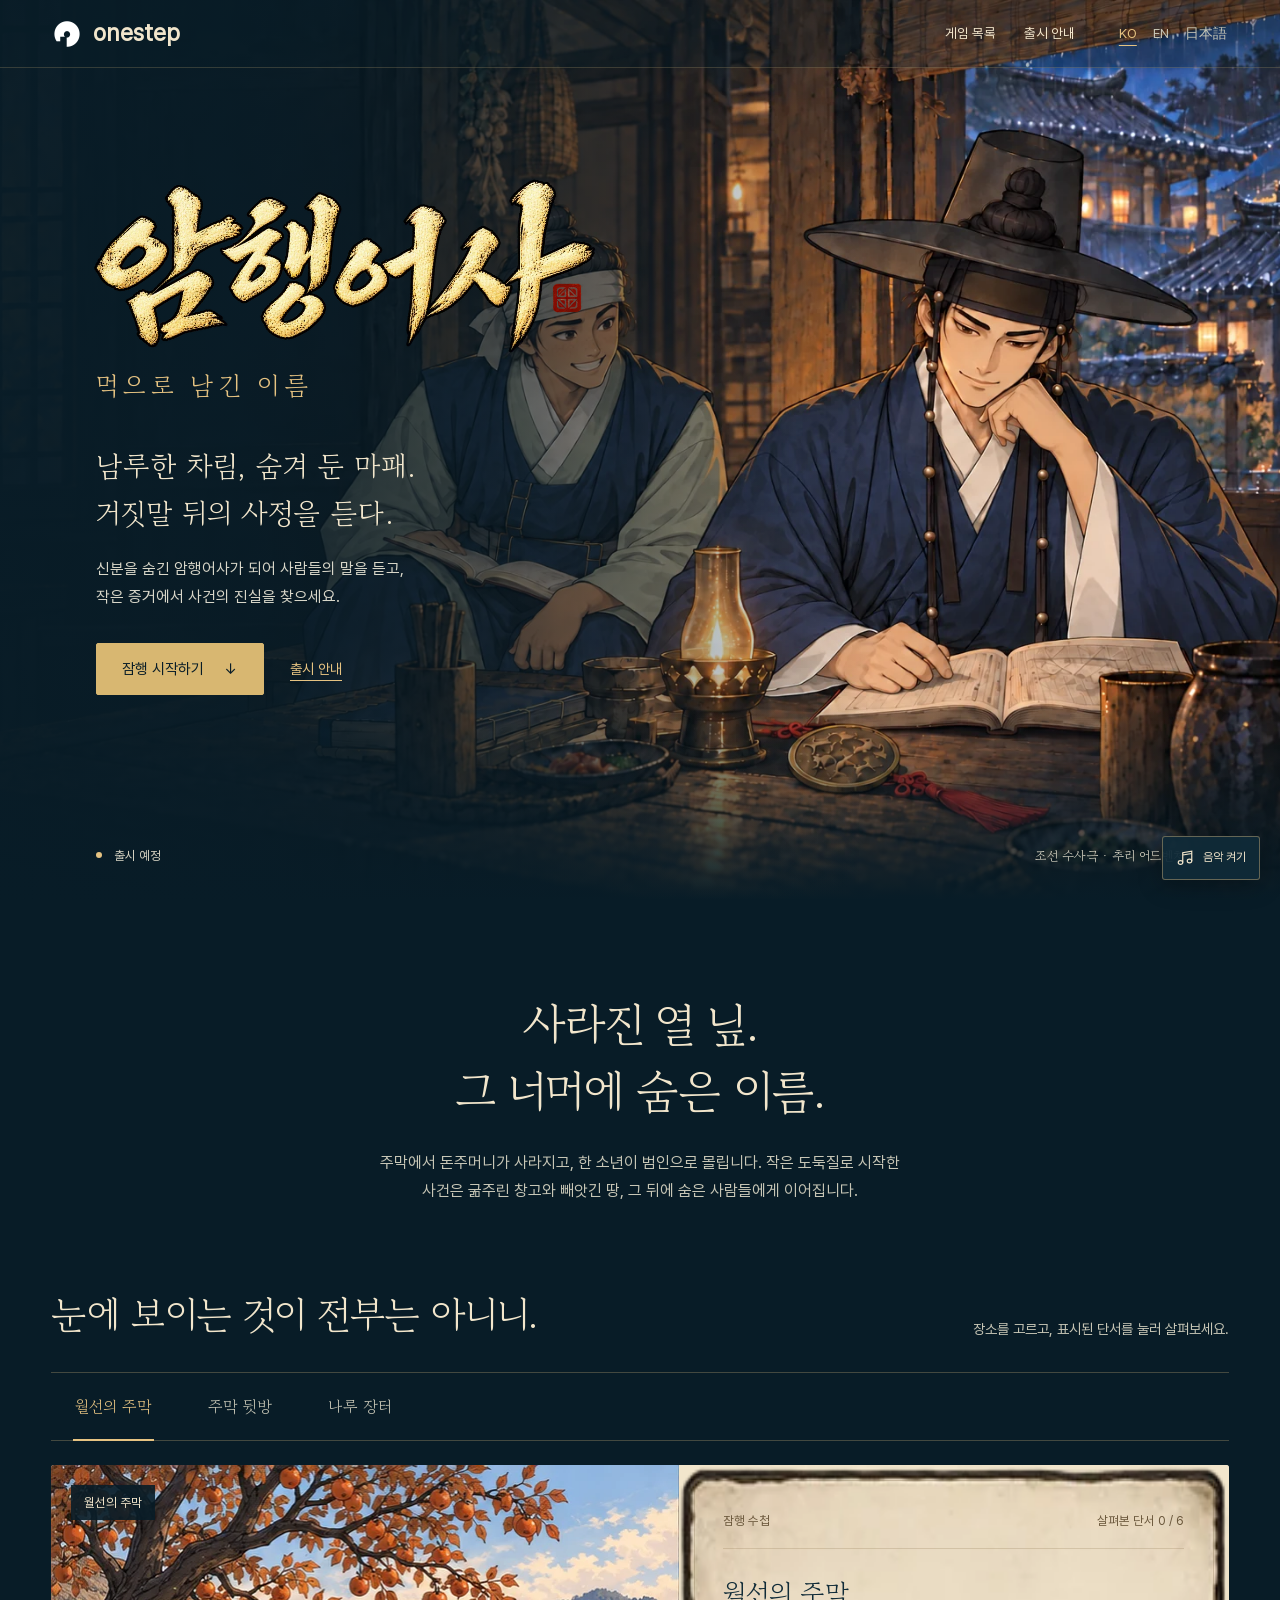
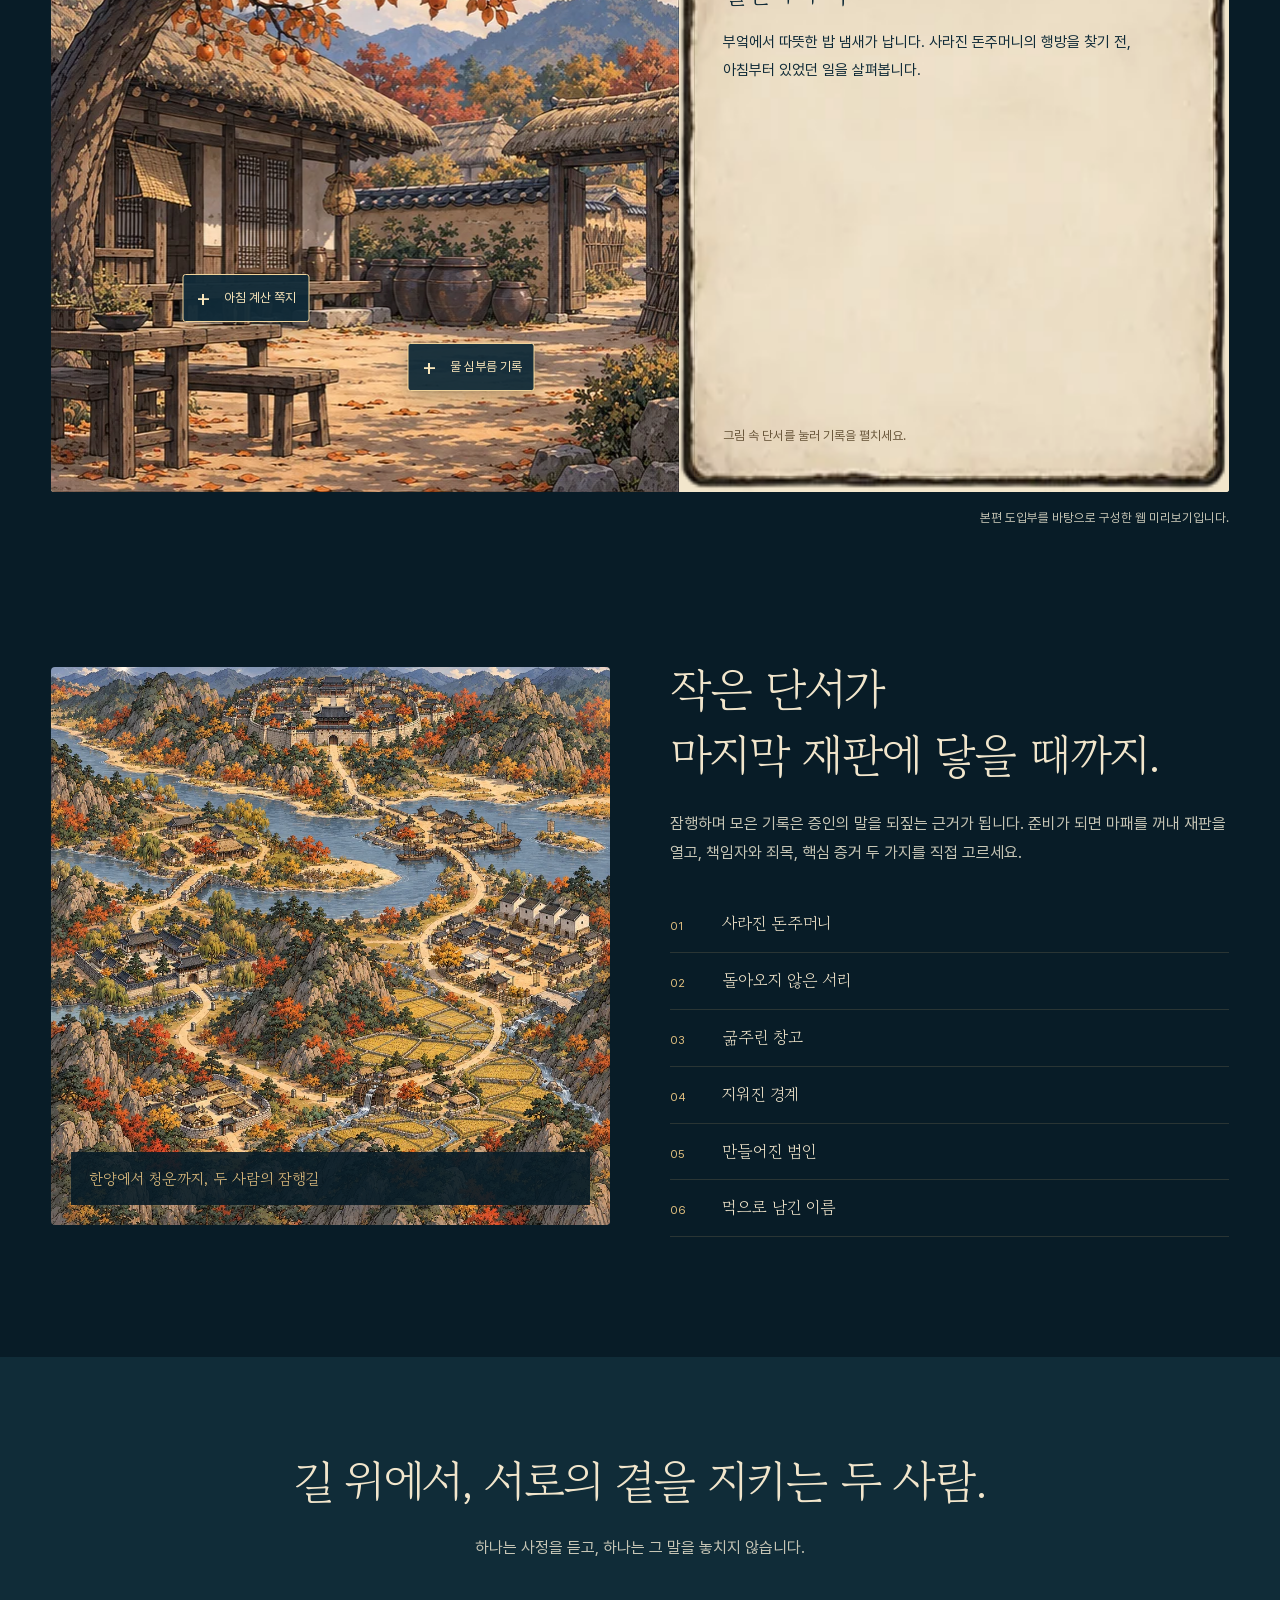
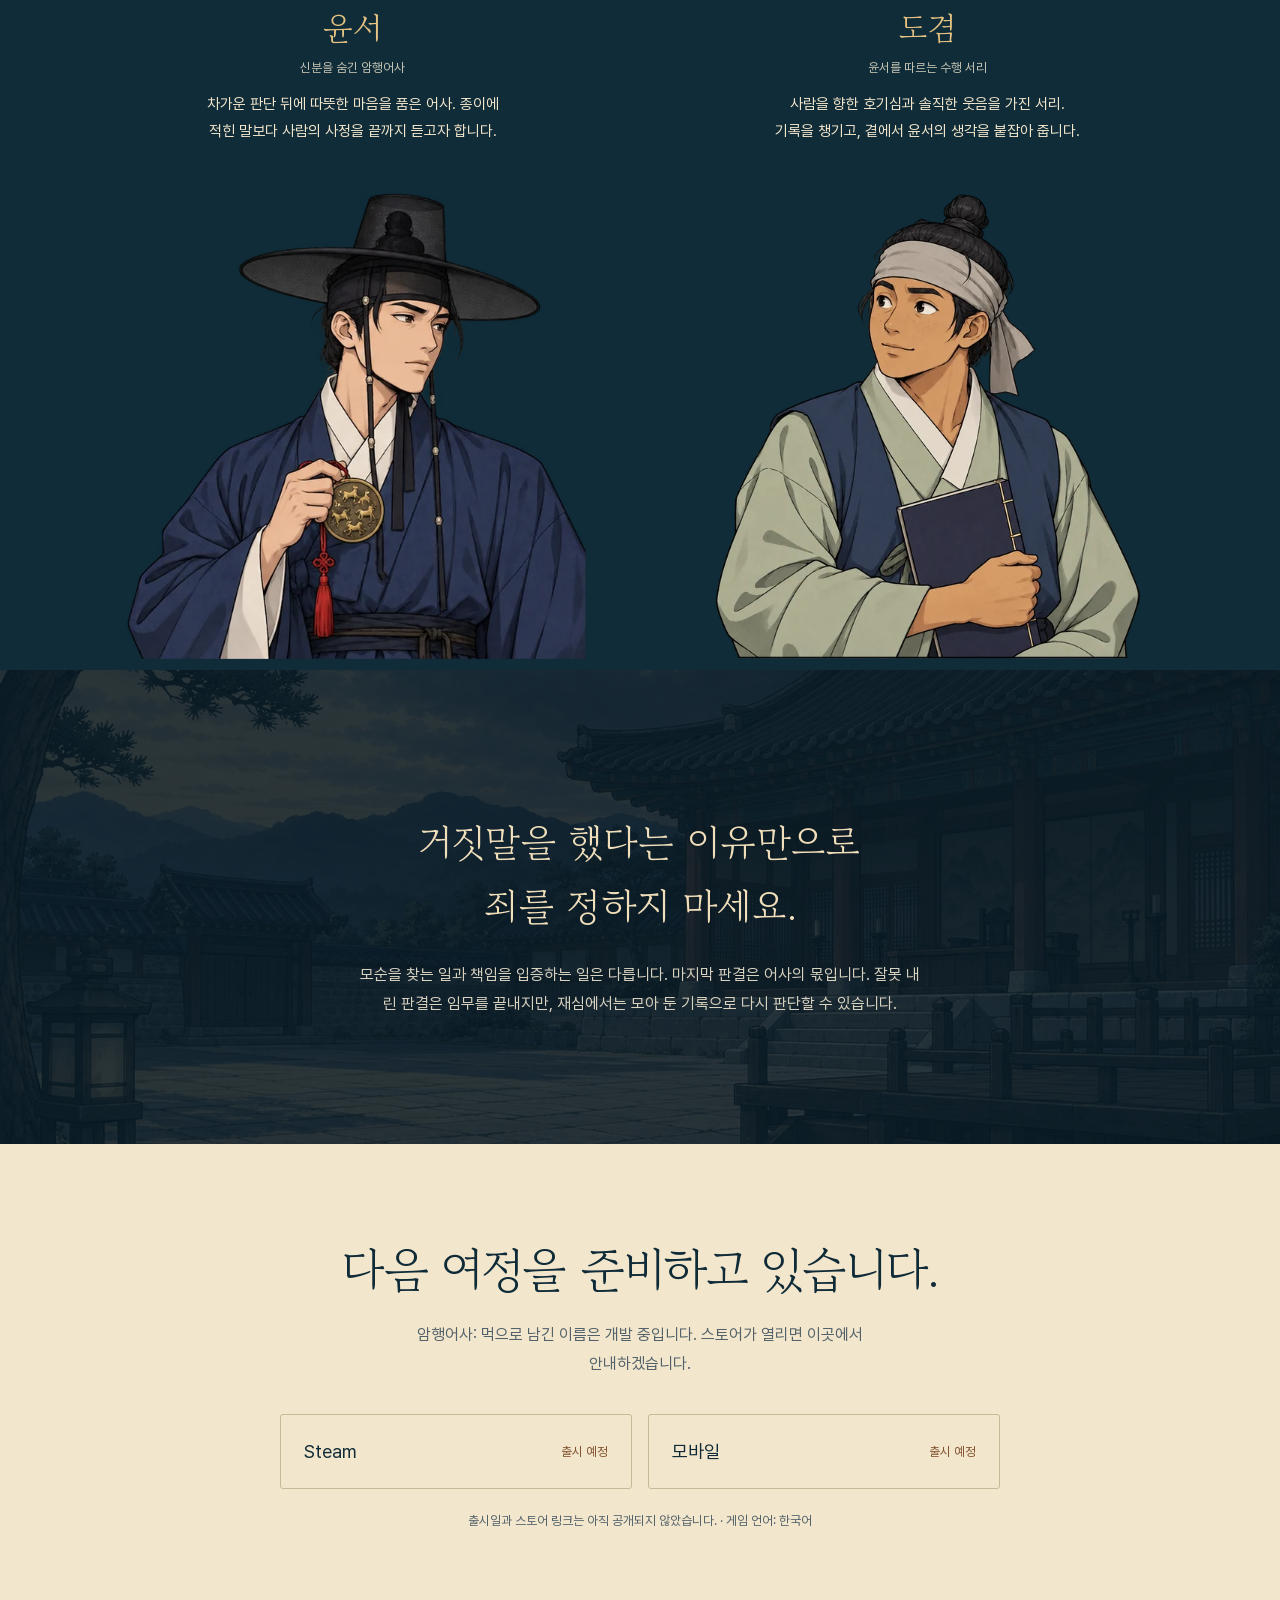
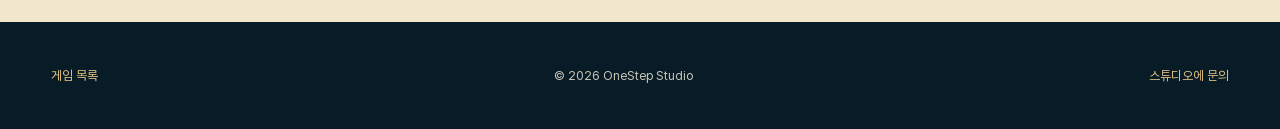
<file: games/amhaeng-eosa/index.html>
<!DOCTYPE html>
<html lang="ko">
<head>
  <meta charset="utf-8">
  <meta name="viewport" content="width=device-width,initial-scale=1,viewport-fit=cover">
  <title>암행어사: 먹으로 남긴 이름 | OneStep Studio</title>
  <meta name="description" content="암행어사 윤서와 서리 도겸의 조선 수사극. 잠행으로 단서를 모으고, 증언의 모순을 밝혀 직접 판결하세요. 출시 예정.">
  <meta name="theme-color" content="#081c27">
  <meta name="color-scheme" content="dark light">
  <link rel="canonical" href="https://onestep-studio.github.io/games/amhaeng-eosa/">
  <link rel="alternate" hreflang="ko" href="https://onestep-studio.github.io/games/amhaeng-eosa/">
<link rel="alternate" hreflang="en" href="https://onestep-studio.github.io/en/games/amhaeng-eosa/">
<link rel="alternate" hreflang="ja" href="https://onestep-studio.github.io/ja/games/amhaeng-eosa/">
  <link rel="alternate" hreflang="x-default" href="https://onestep-studio.github.io/games/amhaeng-eosa/">
  <meta property="og:type" content="website">
  <meta property="og:locale" content="ko_KR">
  <meta property="og:site_name" content="OneStep Studio">
  <meta property="og:title" content="암행어사: 먹으로 남긴 이름">
  <meta property="og:description" content="암행어사 윤서와 서리 도겸의 조선 수사극. 잠행으로 단서를 모으고, 증언의 모순을 밝혀 직접 판결하세요. 출시 예정.">
  <meta property="og:url" content="https://onestep-studio.github.io/games/amhaeng-eosa/">
  <meta property="og:image" content="https://onestep-studio.github.io/assets/amhaeng-eosa/social.jpg">
  <meta property="og:image:width" content="1200">
  <meta property="og:image:height" content="720">
  <meta name="twitter:card" content="summary_large_image">
  <meta name="twitter:title" content="암행어사: 먹으로 남긴 이름">
  <meta name="twitter:description" content="암행어사 윤서와 서리 도겸의 조선 수사극. 잠행으로 단서를 모으고, 증언의 모순을 밝혀 직접 판결하세요. 출시 예정.">
  <meta name="twitter:image" content="https://onestep-studio.github.io/assets/amhaeng-eosa/social.jpg">
  <link rel="icon" href="/assets/onestep-favicon.png" type="image/png">
  <link rel="preload" as="image" href="/assets/amhaeng-eosa/lobby.webp" media="(min-width:701px)">
  <link rel="preload" as="image" href="/assets/amhaeng-eosa/lobby-mobile.webp" media="(max-width:700px)">
  <link rel="preload" as="font" href="/assets/amhaeng-eosa/EosaBatang.woff2" type="font/woff2" crossorigin>
  <link rel="stylesheet" href="/styles.css?v=eosa-1">
  <link rel="stylesheet" href="/games/amhaeng-eosa/eosa.css?v=1">
  <script defer src="/games/amhaeng-eosa/eosa.js?v=1"></script>
  <script type="application/ld+json">{"@context": "https://schema.org", "@type": "VideoGame", "name": "암행어사: 먹으로 남긴 이름", "description": "암행어사 윤서와 서리 도겸의 조선 수사극. 잠행으로 단서를 모으고, 증언의 모순을 밝혀 직접 판결하세요. 출시 예정.", "url": "https://onestep-studio.github.io/games/amhaeng-eosa/", "image": "https://onestep-studio.github.io/assets/amhaeng-eosa/social.jpg", "genre": ["Adventure", "Mystery"], "inLanguage": "ko", "publisher": {"@type": "Organization", "name": "OneStep Studio", "url": "https://onestep-studio.github.io/"}}</script>
  <script defer src="/analytics.js?v=1"></script>
</head>
<body class="eosa-page">
  <a class="skip-link" href="#main">본문 바로가기</a>
  <header class="eosa-nav">
    <a class="wordmark" href="/" aria-label="OneStep Studio"><img class="wordmark-logo" src="/assets/onestep-logo.webp" width="32" height="32" alt=""><span>onestep</span></a>
    <nav aria-label="게임 목록">
      <a href="/#games">게임 목록</a><a class="nav-release" href="#release">출시 안내</a>
      <span class="eosa-languages" role="group" aria-label="언어 선택"><a href="/games/amhaeng-eosa/" lang="ko" aria-current="page">KO</a><a href="/en/games/amhaeng-eosa/" lang="en">EN</a><a href="/ja/games/amhaeng-eosa/" lang="ja">日本語</a></span>
    </nav>
  </header>
  <main id="main">
    <section class="eosa-hero" aria-labelledby="game-title">
      <picture class="eosa-hero-art"><source media="(max-width:700px)" srcset="/assets/amhaeng-eosa/lobby-mobile.webp"><img src="/assets/amhaeng-eosa/lobby.webp" width="1536" height="1024" alt="" fetchpriority="high"></picture>
      <div class="eosa-hero-copy">
        <h1 class="eosa-title" id="game-title"><img src="/assets/amhaeng-eosa/title.webp" width="1000" height="375" alt="암행어사: 먹으로 남긴 이름"></h1>
        <p class="eosa-subtitle" aria-hidden="true">먹으로 남긴 이름</p>
        <p class="eosa-hero-lead">남루한 차림, 숨겨 둔 마패.<br>거짓말 뒤의 사정을 듣다.</p>
        <p class="eosa-hero-description">신분을 숨긴 암행어사가 되어 사람들의 말을 듣고, 작은 증거에서 사건의 진실을 찾으세요.</p>
        <div class="eosa-actions"><a class="eosa-button" href="#investigation">잠행 시작하기 <span aria-hidden="true">↓</span></a><a class="eosa-text-link" href="#release">출시 안내</a></div>
      </div>
      <div class="eosa-hero-bottom"><span class="eosa-release-tag">출시 예정</span><span>조선 수사극 · 추리 어드벤처</span></div>
    </section>
    <section class="eosa-intro" aria-labelledby="story-title"><h2 id="story-title">사라진 열 닢.<br>그 너머에 숨은 이름.</h2><p>주막에서 돈주머니가 사라지고, 한 소년이 범인으로 몰립니다. 작은 도둑질로 시작한 사건은 굶주린 창고와 빼앗긴 땅, 그 뒤에 숨은 사람들에게 이어집니다.</p></section>
    <section class="eosa-section eosa-experience" id="investigation" aria-labelledby="investigation-title">
      <div class="experience-heading"><h2 id="investigation-title">눈에 보이는 것이 전부는 아니니.</h2><p>장소를 고르고, 표시된 단서를 눌러 살펴보세요.</p></div>
      <div class="eosa-location-nav" role="group" aria-label="조사 장소"><button type="button" data-location="0" aria-pressed="true" aria-controls="investigation-view">월선의 주막</button><button type="button" data-location="1" aria-pressed="false" aria-controls="investigation-view">주막 뒷방</button><button type="button" data-location="2" aria-pressed="false" aria-controls="investigation-view">나루 장터</button></div>
      <div class="eosa-scene-layout" id="investigation-view">
        <div class="eosa-scene">
          <img data-scene-image src="/assets/amhaeng-eosa/village.webp" width="627" height="627" alt="가을빛이 드는 초가 주막의 마당" loading="lazy">
          <span class="eosa-scene-caption" data-scene-name>월선의 주막</span>
          <button class="eosa-hotspot" type="button" style="--x:31%;--y:69%" data-spot="0" aria-pressed="false" aria-controls="field-notes" hidden>아침 계산 쪽지</button>
          <button class="eosa-hotspot" type="button" style="--x:67%;--y:80%" data-spot="1" aria-pressed="false" aria-controls="field-notes" hidden>물 심부름 기록</button>
        </div>
        <div class="eosa-notebook" id="field-notes" role="region" aria-label="잠행 수첩">
          <div class="eosa-note-status"><span>잠행 수첩</span><span data-note-count>살펴본 단서 0 / 6</span></div>
          <div aria-live="polite" aria-atomic="true"><h3 data-note-title>월선의 주막</h3><p class="eosa-note-body" data-note-body>부엌에서 따뜻한 밥 냄새가 납니다. 사라진 돈주머니의 행방을 찾기 전, 아침부터 있었던 일을 살펴봅니다.</p></div>
          <img class="eosa-evidence-art" data-note-image src="/assets/amhaeng-eosa/receipt.webp" alt="" width="180" height="140" hidden>
          <p class="eosa-note-footer"><span data-note-hint>그림 속 단서를 눌러 기록을 펼치세요.</span> <button type="button" data-reset hidden>기록 처음부터</button></p>
        </div>
      </div>
      <p class="eosa-preview-note">본편 도입부를 바탕으로 구성한 웹 미리보기입니다.</p>
      <noscript><p>장소를 고르고, 표시된 단서를 눌러 살펴보세요. · JavaScript</p></noscript>
    </section>
    <section class="eosa-section eosa-path" aria-labelledby="journey-title">
      <figure class="eosa-map"><img src="/assets/amhaeng-eosa/journey.webp" width="1000" height="1000" alt="한양에서 여러 고을과 나루를 잇는 암행어사의 여정 지도" loading="lazy"><figcaption>한양에서 청운까지, 두 사람의 잠행길</figcaption></figure>
      <div class="eosa-path-copy"><h2 id="journey-title">작은 단서가<br>마지막 재판에 닿을 때까지.</h2><p>잠행하며 모은 기록은 증인의 말을 되짚는 근거가 됩니다. 준비가 되면 마패를 꺼내 재판을 열고, 책임자와 죄목, 핵심 증거 두 가지를 직접 고르세요.</p><ol class="eosa-case-list" aria-label="암행어사: 먹으로 남긴 이름"><li><span>01</span>사라진 돈주머니</li><li><span>02</span>돌아오지 않은 서리</li><li><span>03</span>굶주린 창고</li><li><span>04</span>지워진 경계</li><li><span>05</span>만들어진 범인</li><li><span>06</span>먹으로 남긴 이름</li></ol></div>
    </section>
    <section class="eosa-cast" aria-labelledby="cast-title">
      <div class="eosa-cast-heading"><h2 id="cast-title">길 위에서, 서로의 곁을 지키는 두 사람.</h2><p>하나는 사정을 듣고, 하나는 그 말을 놓치지 않습니다.</p></div>
      <div class="eosa-cast-grid">
        <article class="eosa-character"><div class="eosa-character-copy"><h3>윤서</h3><p class="eosa-character-role">신분을 숨긴 암행어사</p><p class="eosa-character-description">차가운 판단 뒤에 따뜻한 마음을 품은 어사. 종이에 적힌 말보다 사람의 사정을 끝까지 듣고자 합니다.</p></div><img src="/assets/amhaeng-eosa/yunseo.webp" width="640" height="680" alt="윤서" loading="lazy"></article>
        <article class="eosa-character"><div class="eosa-character-copy"><h3>도겸</h3><p class="eosa-character-role">윤서를 따르는 수행 서리</p><p class="eosa-character-description">사람을 향한 호기심과 솔직한 웃음을 가진 서리. 기록을 챙기고, 곁에서 윤서의 생각을 붙잡아 줍니다.</p></div><img src="/assets/amhaeng-eosa/dogyeom.webp" width="640" height="680" alt="도겸" loading="lazy"></article>
      </div>
    </section>
    <section class="eosa-judgment" aria-label="먹으로 남긴 이름"><img src="/assets/amhaeng-eosa/court.webp" width="1440" height="960" alt="" loading="lazy"><blockquote>거짓말을 했다는 이유만으로<br>죄를 정하지 마세요.</blockquote><p>모순을 찾는 일과 책임을 입증하는 일은 다릅니다. 마지막 판결은 어사의 몫입니다. 잘못 내린 판결은 임무를 끝내지만, 재심에서는 모아 둔 기록으로 다시 판단할 수 있습니다.</p></section>
    <section class="eosa-stores" id="release" aria-labelledby="release-title"><h2 id="release-title">다음 여정을 준비하고 있습니다.</h2><p>암행어사: 먹으로 남긴 이름은 개발 중입니다. 스토어가 열리면 이곳에서 안내하겠습니다.</p><ul class="eosa-store-list" aria-label="출시 안내"><li><strong>Steam</strong><span>출시 예정</span></li><li><strong>모바일</strong><span>출시 예정</span></li></ul><p class="eosa-store-note">출시일과 스토어 링크는 아직 공개되지 않았습니다. · 게임 언어: 한국어</p></section>
  </main>
  <footer class="eosa-footer"><a href="/#games">게임 목록</a><p>© 2026 OneStep Studio</p><a href="mailto:contact@onestep-games.com">스튜디오에 문의</a></footer>
  <button class="eosa-sound" data-sound type="button" aria-pressed="false" hidden><svg viewBox="0 0 24 24" aria-hidden="true"><path d="M9 18V5l12-2v13M9 8l12-2"/><ellipse cx="6" cy="18" rx="3" ry="2.5"/><ellipse cx="18" cy="16" rx="3" ry="2.5"/></svg><span>음악 켜기</span></button>
  <p class="eosa-sound-message" role="status" data-sound-message></p>
  <audio data-music src="/assets/amhaeng-eosa/title.mp3" preload="none" loop></audio>
  <script type="application/json" id="eosa-content">{"locations": [{"name": "월선의 주막", "image": "village", "ambient": "부엌에서 따뜻한 밥 냄새가 납니다. 사라진 돈주머니의 행방을 찾기 전, 아침부터 있었던 일을 살펴봅니다.", "spots": [{"name": "아침 계산 쪽지", "image": "receipt", "text": "솔이가 물을 길으러 마당으로 나간 뒤, 월선은 엽전 열 닢을 직접 셌습니다.\n\n돈이 없어진 때는 이 계산보다 뒤입니다."}, {"name": "물 심부름 기록", "image": "gate", "text": "솔이는 계산이 끝나기 전부터 우물에서 물을 길었습니다.\n\n주막 품꾼이 물통을 받은 때를 적어 두었습니다. 다른 기록과 견주면 순서를 알 수 있습니다."}]}, {"name": "주막 뒷방", "image": "room", "ambient": "창문 아래에서 밥상 모서리가 흔들립니다. 조용한 방에도 사람들의 말과 대조해 볼 흔적이 남아 있습니다.", "spots": [{"name": "주막 열쇠 대장", "image": "debt", "text": "뒷방 열쇠는 손님용과 주인용, 두 개입니다.\n\n손님용은 김연이 지녔고, 주인용은 조리대 못에 걸려 있었습니다. 누가 열쇠에 손댈 수 있었을까요?"}, {"name": "짐방 빗장 흔적", "image": "footprints", "text": "빗장은 안에서 걸리지 않았습니다. 바깥 열쇠로 열 수 있는 문입니다.\n\n문이 잠겼다는 말만으로 드나든 사람이 한 명뿐이라고 할 수는 없습니다."}]}, {"name": "나루 장터", "image": "river", "ambient": "강아지가 솔이의 신발 옆에서 잠들었습니다. 주막 밖에서 있었던 일에도 귀를 기울여 봅니다.", "spots": [{"name": "장터 생선값 쪽지", "image": "first-slip", "text": "솔이는 강아지가 건드린 생선값을 외상으로 적었습니다.\n\n이 쪽지는 생선값 때문에 쓴 것입니다. 주막의 돈 열 닢을 건넸다는 기록은 없습니다."}, {"name": "우물가 목격 메모", "image": "gate", "text": "생선 장수는 솔이가 강아지를 씻기는 동안 빈손이었다고 확인했습니다.\n\n목격한 것은 하루의 일부분입니다. 한 사람의 말만으로 모든 일을 알 수 있을까요?"}]}], "sceneAlt": ["가을빛이 드는 초가 주막의 마당", "창문으로 햇빛이 드는 주막의 작은 뒷방", "버드나무 아래 배가 정박한 나루"], "notebook": "잠행 수첩", "notebookHint": "그림 속 단서를 눌러 기록을 펼치세요.", "progress": "살펴본 단서", "soundOn": "음악 켜기", "soundOff": "음악 끄기", "soundError": "음악을 불러오지 못했습니다. 다시 눌러 주세요."}</script>
</body>
</html>
</file>
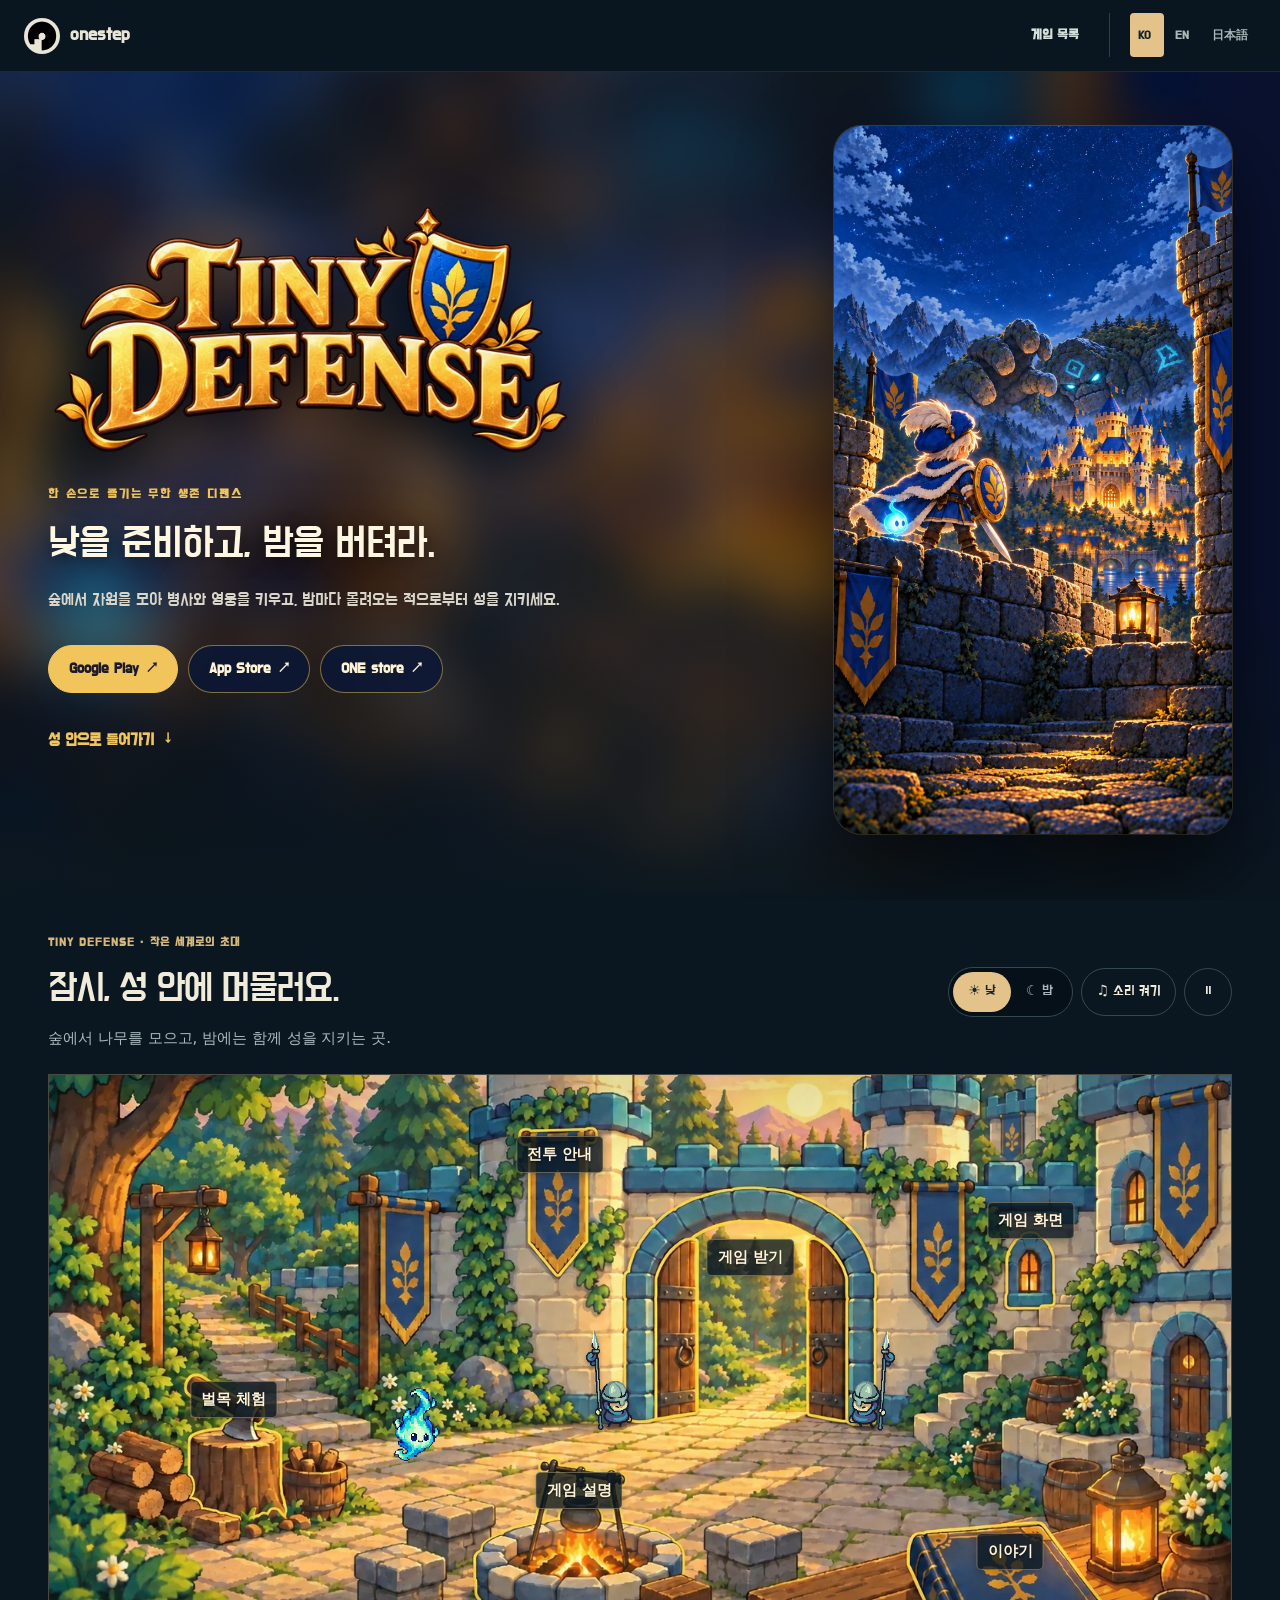
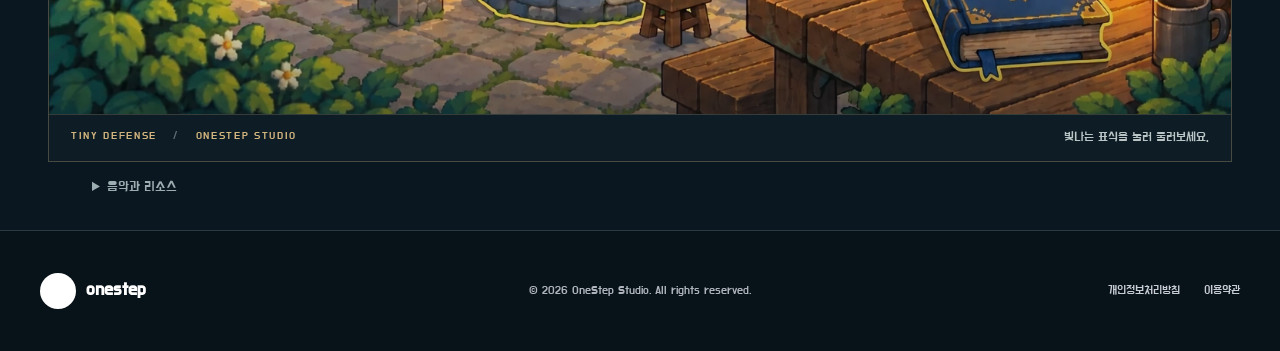
<file: games/tiny-defense/index.html>
<!DOCTYPE html>
<html lang="ko">
<head>
  <meta charset="utf-8">
  <meta name="viewport" content="width=device-width, initial-scale=1">
  <meta name="description" content="낮에는 자원을 모으고 밤에는 성을 지키는 한 손 세로형 무한 생존 디펜스, Tiny Defense.">
  <meta name="theme-color" content="#0b1720">
  <meta name="color-scheme" content="dark light">
  <link rel="canonical" href="https://onestep-studio.github.io/games/tiny-defense/">
  <link rel="alternate" hreflang="ko" href="https://onestep-studio.github.io/games/tiny-defense/">
  <link rel="alternate" hreflang="en" href="https://onestep-studio.github.io/en/games/tiny-defense/">
  <link rel="alternate" hreflang="ja" href="https://onestep-studio.github.io/ja/games/tiny-defense/">
  <link rel="alternate" hreflang="x-default" href="https://onestep-studio.github.io/games/tiny-defense/">

  <meta property="og:type" content="website">
  <meta property="og:locale" content="ko_KR">
  <meta property="og:site_name" content="OneStep Studio">
  <meta property="og:title" content="Tiny Defense | OneStep Studio">
  <meta property="og:description" content="낮을 준비하고, 밤을 버텨라. 한 손으로 즐기는 무한 생존 디펜스.">
  <meta property="og:url" content="https://onestep-studio.github.io/games/tiny-defense/">
  <meta property="og:image" content="https://onestep-studio.github.io/assets/og-image.jpg">
  <meta property="og:image:secure_url" content="https://onestep-studio.github.io/assets/og-image.jpg">
  <meta property="og:image:type" content="image/jpeg">
  <meta property="og:image:width" content="1200">
  <meta property="og:image:height" content="630">
  <meta property="og:image:alt" content="Tiny Defense — 밤의 성을 지키는 소년 영웅과 정령, 그 너머의 거대한 돌 트롤">

  <meta name="twitter:card" content="summary_large_image">
  <meta name="twitter:title" content="Tiny Defense | OneStep Studio">
  <meta name="twitter:description" content="낮을 준비하고, 밤을 버텨라. 한 손으로 즐기는 무한 생존 디펜스.">
  <meta name="twitter:image" content="https://onestep-studio.github.io/assets/og-image.jpg">

  <title>Tiny Defense | OneStep Studio</title>
  <link rel="icon" href="/assets/favicon.png" type="image/png">
  <link rel="apple-touch-icon" href="/assets/apple-touch-icon.png">


  <link rel="stylesheet" href="/styles.css?v=ui-2">
  <script defer src="/script.js?v=hierarchy-1"></script>
  <script type="application/ld+json">
    {
      "@context": "https://schema.org",
      "@type": "VideoGame",
      "name": "Tiny Defense",
      "description": "낮에는 자원을 모으고 밤에는 성을 지키는 한 손 세로형 무한 생존 디펜스.",
      "genre": ["Defense", "Survival", "Casual"],
      "gamePlatform": ["Android", "iOS"],
      "inLanguage": "ko",
      "publisher": {
        "@type": "Organization",
        "name": "OneStep Studio",
        "url": "https://onestep-studio.github.io/"
      },
      "image": "https://onestep-studio.github.io/assets/og-image.jpg",
      "sameAs": [
        "https://play.google.com/store/apps/details?id=com.onestep.tinydefense",
        "https://apps.apple.com/app/id6785383234",
        "https://m.onestore.co.kr/v2/ko-kr/app/0001007324"
      ],
      "url": "https://onestep-studio.github.io/games/tiny-defense/"
    }
  </script>
<link rel="preload" as="image" href="/assets/world/courtyard-day-outlined-v1.webp">
<link rel="stylesheet" href="/world.css?v=world-32">
<script defer src="/book-turn.js?v=2"></script>
<script defer src="/courtyard-audio.js?v=1"></script>
  <script defer src="/world.js?v=world-32"></script>
<script defer src="/map-panels.js?v=map-3"></script>
<link rel="preload" href="/assets/fonts/DoHyeon.woff2" as="font" type="font/woff2" crossorigin>
<link rel="stylesheet" href="/reader.css?v=reader-8">
<script defer src="/courtyard-life.js?v=life-2"></script>
<link rel="stylesheet" href="/courtyard-life.css?v=life-1">
<script defer src="/courtyard-combat.js?v=combat-1"></script>
<link rel="stylesheet" href="/brand-hero.css?v=brand-1">
  <script defer src="/analytics.js?v=1"></script>
</head>
<body class="game-page courtyard-page">
  <a class="skip-link" href="#main">본문 바로가기</a>

  <header class="site-header" data-header>
    <div class="header-inner">
      <a class="wordmark" href="/" aria-label="OneStep Studio 홈">
        <img class="wordmark-logo" src="/assets/onestep-logo.webp" alt="" width="512" height="512">
        <span>onestep</span>
      </a>

      <nav class="primary-nav" id="primary-nav" aria-label="주요 메뉴">
        <a href="/">게임 목록</a>
        <span class="language-switcher" role="group" aria-label="언어 선택">
          <a href="/games/tiny-defense/" lang="ko" aria-current="page">KO</a>
          <a href="/en/games/tiny-defense/" lang="en">EN</a>
          <a href="/ja/games/tiny-defense/" lang="ja">日本語</a>
        </span>
      </nav>

      <button class="menu-toggle" type="button" aria-expanded="false" aria-controls="primary-nav" aria-label="메뉴 열기" data-label-open="메뉴 열기" data-label-close="메뉴 닫기">
        <span></span>
        <span></span>
        <span></span>
      </button>
    </div>
  </header>

  <main id="main">
    <!-- WORLD EXPERIENCE START -->
    <section class="brand-hero" aria-labelledby="brand-title">
      <img class="brand-hero-backdrop" src="/assets/brand-20261014/lobby-720.webp" alt="" width="720" height="1280" loading="lazy" aria-hidden="true">
      <div class="brand-hero-inner">
        <figure class="brand-hero-art"><img src="/assets/brand-20261014/lobby-720.webp" srcset="/assets/brand-20261014/lobby-720.webp 720w, /assets/brand-20261014/lobby-1080.webp 1080w" sizes="(max-width: 820px) 100vw, 46vh" width="1080" height="1920" alt="밤의 성을 지키는 소년 영웅과 정령, 그 너머의 거대한 돌 트롤" fetchpriority="high"></figure>
        <div class="brand-hero-copy">
          <h1 id="brand-title"><img src="/assets/brand-20261014/title-640.webp" srcset="/assets/brand-20261014/title-640.webp 640w, /assets/brand-20261014/title-1200.webp 1200w" sizes="(max-width: 820px) 78vw, 520px" width="1200" height="596" alt="Tiny Defense"></h1>
          <p class="brand-eyebrow">한 손으로 즐기는 무한 생존 디펜스</p>
          <p class="brand-tagline">낮을 준비하고, 밤을 버텨라.</p>
          <p class="brand-intro">숲에서 자원을 모아 병사와 영웅을 키우고, 밤마다 몰려오는 적으로부터 성을 지키세요.</p>
          <ul class="brand-stores" aria-label="게임 받기"><li><a href="https://play.google.com/store/apps/details?id=com.onestep.tinydefense" target="_blank" rel="noopener">Google Play <span aria-hidden="true">↗</span></a></li><li><a href="https://apps.apple.com/app/id6785383234" target="_blank" rel="noopener">App Store <span aria-hidden="true">↗</span></a></li><li><a href="https://m.onestore.co.kr/v2/ko-kr/app/0001007324" target="_blank" rel="noopener">ONE store <span aria-hidden="true">↗</span></a></li></ul>
          <a class="brand-enter" href="#top">성 안으로 들어가기 <span aria-hidden="true">↓</span></a>
        </div>
      </div>
    </section>
    <section class="world" id="top" aria-labelledby="world-title" data-world data-time="day" data-story-revision="rewind-7ea92e746903">
      <div class="world-heading">
        <div><p class="world-eyebrow">TINY DEFENSE · 작은 세계로의 초대</p><h2 class="world-title" id="world-title">잠시, 성 안에 머물러요.</h2><p class="world-intro">숲에서 나무를 모으고, 밤에는 함께 성을 지키는 곳.</p></div>
        <div class="world-controls" data-world-controls hidden>
          <div class="time-switch" role="group" aria-label="낮 / 밤"><button type="button" data-time-choice="day" aria-pressed="true">☀ <span>낮</span></button><button type="button" data-time-choice="night" aria-pressed="false">☾ <span>밤</span></button></div>
          <button class="quiet-button" type="button" data-sound aria-pressed="false">♫ <span>소리 켜기</span></button>
          <button class="quiet-button motion-button" type="button" data-motion aria-pressed="false" aria-label="움직임 멈추기">Ⅱ</button>
        </div>
      </div>
      <div class="world-stage">
        <div class="world-landscape">
          <img class="courtyard courtyard-day" src="/assets/world/courtyard-day-outlined-v1.webp" width="1536" height="1024" alt="숲에서 나무를 모으고, 밤에는 함께 성을 지키는 곳." fetchpriority="high">
          <img class="courtyard courtyard-night" src="/assets/world/courtyard-night-outlined-v1.webp" width="1536" height="1024" alt="" loading="lazy">
          <div class="courtyard-actors" aria-hidden="true" hidden><div class="gate-guard guard-left"><div class="lancer-sprite"></div></div><div class="gate-guard guard-right"><div class="lancer-sprite"></div></div><div class="courtyard-walker" data-character="boy" data-scene="0" style="--x1:25%;--y1:68%;--x2:34%;--y2:67%;--x3:46%;--y3:64%;--delay:0s;--facing:1;--enter:1;--leave:1;z-index:67"><div class="walker-facing"><div class="walker-motion"><div class="walker-sprite" style="background-image:url(/assets/world/cast/boy.webp?v=2)"></div></div><div class="walker-rest"><div class="walker-idle" style="background-image:url(/assets/world/cast/boy-idle.webp?v=2)"></div></div></div><p class="courtyard-bubble">오늘은 할아버지도 좀 쉬면 좋겠다.</p></div><div class="courtyard-walker" data-character="guardian" data-scene="1" style="--x1:58%;--y1:59%;--x2:39%;--y2:68%;--x3:28%;--y3:66%;--delay:28s;--facing:1;--enter:-1;--leave:-1;z-index:68"><div class="walker-facing"><div class="walker-motion"><div class="walker-sprite" style="background-image:url(/assets/world/cast/guardian.webp?v=2)"></div></div><div class="walker-rest"><div class="walker-idle" style="background-image:url(/assets/world/cast/guardian-idle.webp?v=2)"></div></div></div><p class="courtyard-bubble">불 곁에서 쉬어. 문은 내가 볼게.</p></div><div class="courtyard-walker" data-character="mage" data-scene="1" style="--x1:68%;--y1:63%;--x2:50%;--y2:68%;--x3:61%;--y3:60%;--delay:28s;--facing:-1;--enter:-1;--leave:1;z-index:68"><div class="walker-facing"><div class="walker-motion"><div class="walker-sprite" style="background-image:url(/assets/world/cast/mage.webp?v=2)"></div></div><div class="walker-rest"><div class="walker-idle" style="background-image:url(/assets/world/cast/mage-idle.webp?v=2)"></div></div></div><p class="courtyard-bubble" data-reply>너도 좀 쉬어. 불은 내가 봐줄게.</p></div><div class="courtyard-walker" data-character="girl" data-scene="2" style="--x1:73%;--y1:69%;--x2:65%;--y2:67%;--x3:58%;--y3:62%;--delay:56s;--facing:-1;--enter:-1;--leave:-1;z-index:67"><div class="walker-facing"><div class="walker-motion"><div class="walker-sprite" style="background-image:url(/assets/world/cast/girl.webp?v=2)"></div></div><div class="walker-rest"><div class="walker-idle" style="background-image:url(/assets/world/cast/girl-idle.webp?v=2)"></div></div></div><p class="courtyard-bubble">장작은 충분해. 잠깐 쉬어도 되겠지?</p></div><div class="courtyard-walker" data-character="berserker" data-scene="3" style="--x1:28%;--y1:65%;--x2:38%;--y2:68%;--x3:28%;--y3:65%;--delay:84s;--facing:1;--enter:1;--leave:-1;z-index:68"><div class="walker-facing"><div class="walker-motion"><div class="walker-sprite" style="background-image:url(/assets/world/cast/berserker.webp?v=2)"></div></div><div class="walker-rest"><div class="walker-idle" style="background-image:url(/assets/world/cast/berserker-idle.webp?v=2)"></div></div></div><p class="courtyard-bubble">몸도 풀렸는데, 한판 어때?</p></div><div class="courtyard-walker" data-character="duelist" data-scene="3" style="--x1:64%;--y1:60%;--x2:50%;--y2:68%;--x3:64%;--y3:60%;--delay:84s;--facing:-1;--enter:-1;--leave:1;z-index:68"><div class="walker-facing"><div class="walker-motion"><div class="walker-sprite" style="background-image:url(/assets/world/cast/duelist.webp?v=2)"></div></div><div class="walker-rest"><div class="walker-idle" style="background-image:url(/assets/world/cast/duelist-idle.webp?v=2)"></div></div></div><p class="courtyard-bubble" data-reply>좋지. 일단 수프부터 먹고.</p></div><div class="courtyard-walker" data-character="pawn" data-scene="4" style="--x1:24%;--y1:68%;--x2:32%;--y2:66%;--x3:45%;--y3:63%;--delay:112s;--facing:1;--enter:1;--leave:1;z-index:66"><div class="walker-facing"><div class="walker-motion"><div class="walker-sprite" style="background-image:url(/assets/world/cast/pawn.webp?v=2)"></div></div><div class="walker-rest"><div class="walker-idle" style="background-image:url(/assets/world/cast/pawn-idle.webp?v=2)"></div></div></div><p class="courtyard-bubble">이 장작이면 모두 따뜻하겠지?</p></div><div class="courtyard-walker" data-character="dark-knight" data-scene="5" style="--x1:69%;--y1:64%;--x2:59%;--y2:59%;--x3:69%;--y3:64%;--delay:140s;--facing:-1;--enter:-1;--leave:1;z-index:59"><div class="walker-facing"><div class="walker-motion"><div class="walker-sprite" style="background-image:url(/assets/world/cast/dark-knight.webp?v=2)"></div></div><div class="walker-rest"><div class="walker-idle" style="background-image:url(/assets/world/cast/dark-knight-idle.webp?v=2)"></div></div></div><p class="courtyard-bubble">조용하네. 조금 더 쉬어도 되겠어.</p></div></div>
          <div class="world-dust" aria-hidden="true"></div><div class="fire-glow" aria-hidden="true"></div><div class="lantern-glow" aria-hidden="true"></div>
          <div class="world-motes" aria-hidden="true"><i style="--i:0"></i><i style="--i:1"></i><i style="--i:2"></i><i style="--i:3"></i><i style="--i:4"></i><i style="--i:5"></i><i style="--i:6"></i><i style="--i:7"></i><i style="--i:8"></i><i style="--i:9"></i><i style="--i:10"></i><i style="--i:11"></i><i style="--i:12"></i><i style="--i:13"></i></div>
          <div class="season-weather" aria-hidden="true"><i style="--i:0;--x:2%"></i><i style="--i:1;--x:25%"></i><i style="--i:2;--x:48%"></i><i style="--i:3;--x:71%"></i><i style="--i:4;--x:94%"></i><i style="--i:5;--x:21%"></i><i style="--i:6;--x:44%"></i><i style="--i:7;--x:67%"></i><i style="--i:8;--x:90%"></i><i style="--i:9;--x:17%"></i><i style="--i:10;--x:40%"></i><i style="--i:11;--x:63%"></i><i style="--i:12;--x:86%"></i><i style="--i:13;--x:13%"></i><i style="--i:14;--x:36%"></i><i style="--i:15;--x:59%"></i><i style="--i:16;--x:82%"></i><i style="--i:17;--x:9%"></i><i style="--i:18;--x:32%"></i><i style="--i:19;--x:55%"></i><i style="--i:20;--x:78%"></i><i style="--i:21;--x:5%"></i><i style="--i:22;--x:28%"></i><i style="--i:23;--x:51%"></i></div>
          <button type="button" class="world-familiar" data-familiar data-spirit-greet aria-label="손 내밀기 — 작은 정령" hidden><span class="familiar-orbit"><span class="familiar-sprite" aria-hidden="true"></span></span><span class="familiar-spark" aria-hidden="true"></span></button>
          <a class="world-marker marker-forest" href="/games/tiny-defense/play/" data-map-open="game"><span class="marker-name">벌목 체험</span><span class="marker-point" aria-hidden="true">↗</span><span class="marker-label">도끼질 체험</span></a>
          <a class="world-marker marker-gate" href="/games/tiny-defense/#stores" data-map-open="stores"><span class="marker-name">게임 받기</span><span class="marker-point" aria-hidden="true">↗</span><span class="marker-label">게임 받기</span></a>
          <a class="world-marker marker-fire" href="/games/tiny-defense/#features" data-map-open="day"><span class="marker-name">게임 설명</span><span class="marker-point" aria-hidden="true">☀</span><span class="marker-label">낮의 준비</span></a>
          <a class="world-marker marker-guard" href="/games/tiny-defense/#features" data-map-open="night"><span class="marker-name">전투 안내</span><span class="marker-point" aria-hidden="true">☾</span><span class="marker-label">밤의 수비</span></a>
          <a class="world-marker marker-book" href="#storybook" data-open-story><span class="marker-name">이야기</span><span class="marker-point" aria-hidden="true">＋</span><span class="marker-label">이야기 읽기</span></a>
          <a class="world-marker marker-gallery" href="#gallery" data-map-open="gallery"><span class="marker-name">게임 화면</span><span class="marker-point" aria-hidden="true">▧</span><span class="marker-label">모험의 풍경</span></a>
        </div>
        <div class="world-caption"><span class="world-place">TINY DEFENSE <span aria-hidden="true">/</span> ONESTEP STUDIO</span><span class="desktop-hint">빛나는 표식을 눌러 둘러보세요.</span><span class="mobile-hint">빛나는 표식을 눌러 둘러보세요.</span></div>
      </div>
      <dialog class="map-popup life-popup" data-life-dialog aria-label="성 안의 친구들"><header class="map-panel-toolbar"><h2>성 안의 친구들</h2><button type="button" data-life-close aria-label="맵으로 돌아가기">✕</button></header><section class="courtyard-life" data-courtyard-life aria-label="성 안에서 함께" hidden>
      <div class="spirit-encounter"><h2>작은 정령</h2><button type="button" class="life-greeting" data-spirit-greet>손 내밀기<span aria-hidden="true"> ✧</span></button><p class="life-response" data-spirit-response role="status" data-reply-0="손을 내밀자 작은 빛이 가까이 다가왔어요." data-reply-1="정령이 손끝을 맴돌며 반짝였어요." data-reply-2="작은 빛이 한 바퀴 돌고 다시 곁에 머물렀어요.">작은 빛이 곁에서 기다리고 있어요.</p></div>
      <div class="resident-encounter"><details class="resident-meeting"><summary>주민에게 말 걸기</summary><div class="resident-choices"><button type="button" class="resident-choice" data-resident="pawn" data-name="폰" data-day="이 장작이면 모두 따뜻하겠지?" data-night="오늘 모은 장작으로 밤을 버틸 수 있겠지?" aria-pressed="false"><span class="resident-portrait" style="background-image:url(/assets/world/cast/pawn-idle.webp?v=2)" aria-hidden="true"></span><span>폰</span></button><button type="button" class="resident-choice" data-resident="boy" data-name="소년" data-day="오늘은 할아버지도 좀 쉬면 좋겠다." data-night="할아버지는 안에서 쉬고 계셔. 우리도 불 곁에 앉자." aria-pressed="false"><span class="resident-portrait" style="background-image:url(/assets/world/cast/boy-idle.webp?v=2)" aria-hidden="true"></span><span>소년</span></button><button type="button" class="resident-choice" data-resident="girl" data-name="소녀" data-day="장작은 충분해. 잠깐 쉬어도 되겠지?" data-night="나무는 다 옮겼어. 이제 성 안에 있을게." aria-pressed="false"><span class="resident-portrait" style="background-image:url(/assets/world/cast/girl-idle.webp?v=2)" aria-hidden="true"></span><span>소녀</span></button><button type="button" class="resident-choice" data-resident="guardian" data-name="수호기사" data-day="불 곁에서 쉬어. 문은 내가 볼게." data-night="문은 내가 지킬게. 넌 따뜻한 곳에 있어." aria-pressed="false"><span class="resident-portrait" style="background-image:url(/assets/world/cast/guardian-idle.webp?v=2)" aria-hidden="true"></span><span>수호기사</span></button><button type="button" class="resident-choice" data-resident="mage" data-name="마법사" data-day="너도 좀 쉬어. 불은 내가 봐줄게." data-night="불이 꺼지지 않게 보고 있어. 손을 녹이고 가." aria-pressed="false"><span class="resident-portrait" style="background-image:url(/assets/world/cast/mage-idle.webp?v=2)" aria-hidden="true"></span><span>마법사</span></button><button type="button" class="resident-choice" data-resident="berserker" data-name="광전사" data-day="몸도 풀렸는데, 한판 어때?" data-night="밖이 소란스럽군. 검은 준비됐어." aria-pressed="false"><span class="resident-portrait" style="background-image:url(/assets/world/cast/berserker-idle.webp?v=2)" aria-hidden="true"></span><span>광전사</span></button><button type="button" class="resident-choice" data-resident="duelist" data-name="검투사" data-day="좋지. 일단 수프부터 먹고." data-night="발소리가 들리면 알려 줘. 같이 보고 있자." aria-pressed="false"><span class="resident-portrait" style="background-image:url(/assets/world/cast/duelist-idle.webp?v=2)" aria-hidden="true"></span><span>검투사</span></button><button type="button" class="resident-choice" data-resident="dark-knight" data-name="다크나이트" data-day="조용하네. 조금 더 쉬어도 되겠어." data-night="밤이 길어도, 여기서는 혼자가 아니야." aria-pressed="false"><span class="resident-portrait" style="background-image:url(/assets/world/cast/dark-knight-idle.webp?v=2)" aria-hidden="true"></span><span>다크나이트</span></button></div></details><p class="life-response resident-response" role="status"><strong data-resident-name hidden></strong><span data-resident-response>누구와 인사를 나눌까요?</span></p></div>
      <div class="season-encounter"><fieldset class="season-waystones"><legend>사계절의 비석</legend><div class="waystone-row"><button type="button" class="waystone waystone-spring" data-season-choice="spring" data-scene="v2.springstone" data-chapter="1" data-hint="따뜻한 바람에 꽃잎이 흩날립니다." data-read="봄의 기억 읽기" aria-pressed="false"><span class="waystone-carving" aria-hidden="true"></span><span>봄</span></button><button type="button" class="waystone waystone-summer" data-season-choice="summer" data-scene="v2.summerstone" data-chapter="2" data-hint="따뜻한 금빛이 성 안을 감쌉니다." data-read="여름의 기억 읽기" aria-pressed="false"><span class="waystone-carving" aria-hidden="true"></span><span>여름</span></button><button type="button" class="waystone waystone-autumn" data-season-choice="autumn" data-scene="v2.autumnstone" data-chapter="3" data-hint="돌길 위로 낙엽이 천천히 내려앉습니다." data-read="가을의 기억 읽기" aria-pressed="false"><span class="waystone-carving" aria-hidden="true"></span><span>가을</span></button><button type="button" class="waystone waystone-winter" data-season-choice="winter" data-scene="v2.winterstone" data-chapter="4" data-hint="조용한 안뜰에 작은 눈송이가 내립니다." data-read="겨울의 기억 읽기" aria-pressed="false"><span class="waystone-carving" aria-hidden="true"></span><span>겨울</span></button></div></fieldset><p class="life-response" data-season-response role="status" data-default="비석을 눌러 계절의 기운을 느껴 보세요.">비석을 눌러 계절의 기운을 느껴 보세요.</p><div class="season-links"><a class="life-story-link" data-season-story data-open-story href="/story/" hidden></a><button type="button" class="season-reset" data-season-reset hidden>지금의 안뜰</button></div></div>
    </section></dialog>
      <p class="world-notice" data-world-notice role="status"></p>
    </section>
    <section class="story-invitation" id="storybook" aria-labelledby="invitation-title" hidden>
      <div class="invitation-art"><img src="/assets/world/revised_supplies.webp?v=rewind-7ea92e746903" alt="" loading="lazy" width="1024" height="1024"></div>
      <div class="invitation-copy"><p class="world-eyebrow">CHAPTER 01–05 <span aria-hidden="true">—</span> STORYBOOK</p><h2 id="invitation-title">사계절의 기억</h2><p>폰과 꼬마 정령, 계절의 비석에 남은 기억을 따라가는 이야기.</p><a class="book-cta" href="/story/" data-open-story>책 펼치기 <span aria-hidden="true">↗</span></a></div>
    </section>
    <dialog class="story-reader" id="story-reader" aria-labelledby="reader-title">
      <div class="reader-shell">
        <header class="reader-toolbar"><div class="reader-title-group"><span class="reader-familiar-slot" data-reader-familiar hidden></span><span class="reader-kicker">TINY DEFENSE / CHAPTER 01</span><h2 id="reader-title">사계절의 기억</h2></div><div class="reader-actions"><button type="button" class="reader-sound" data-sound aria-pressed="false"><svg viewBox="0 0 24 24" aria-hidden="true"><path d="M11 4 6 8H3v8h3l5 4zM15 8a6 6 0 0 1 0 8M18 5a10 10 0 0 1 0 14"/></svg><span>소리 켜기</span></button><button type="button" data-contents aria-expanded="false" aria-controls="story-contents">목차</button><button type="button" data-close-story aria-label="책 덮기">✕</button></div></header>
        <nav class="story-contents" id="story-contents" aria-label="목차" hidden></nav>
        <div class="reader-pages" data-reader-pages>
        <div class="book-spread" data-book-spread>
          <div class="book-left" data-book-left><div class="book-illustration"><img data-story-art src="/assets/world/revised_last_gate.webp?v=rewind-7ea92e746903" width="1024" height="1024" alt=""><div class="story-art-shade"></div><span class="art-chapter">CHAPTER <b>01</b></span></div><article class="book-page left-page" data-left-page hidden><p class="page-eyebrow" data-left-kicker></p><h3 data-left-title></h3><div class="story-lines" data-left-lines></div></article><span class="folio" data-folio-left></span></div>
          <article class="book-page" data-book-page tabindex="-1"><header class="story-page-heading"><p class="page-eyebrow" data-page-kicker></p><h3 data-page-title></h3></header><div class="story-lines" data-story-lines></div><div class="story-gate" data-story-gate hidden></div><div class="page-ornament" aria-hidden="true">✦</div><span class="folio" data-folio-right></span></article>
        </div>
        <p class="book-gesture-hint">왼쪽을 누르면 이전 장, 오른쪽을 누르면 다음 장.</p>
        </div>
        <footer class="reader-footer"><button type="button" data-story-prev>← <span>이전</span></button><span class="page-progress" data-page-progress role="status" aria-live="polite"></span><button type="button" data-story-next><span>다음</span> →</button><details class="reader-settings"><summary aria-label="읽기 설정" title="읽기 설정">⋯</summary><div class="reader-settings-panel"><label>음량 <input data-volume aria-label="음량" type="range" min="0" max="100" value="35"></label><a href="/story/">글로 읽기</a><button class="resume-link reader-resume" data-resume-story hidden>이어서 읽기</button></div></details></footer>
      </div>
    </dialog>
    <details class="world-credits"><summary>음악과 리소스</summary><p>“The Path of the Goblin King” — <a href="https://incompetech.com/music/royalty-free/index.html?isrc=USUAN1100873">Kevin MacLeod (incompetech.com)</a>, <a href="https://creativecommons.org/licenses/by/4.0/">CC BY 4.0</a>.<br>“Crossing the Chasm” — <a href="https://incompetech.com/music/royalty-free/index.html?isrc=USUAN1700026">Kevin MacLeod (incompetech.com)</a>, <a href="https://creativecommons.org/licenses/by/4.0/">CC BY 4.0</a>. Web versions: re-encoded, loudness adjusted.<br>Book sounds — <a href="https://kenney.nl/assets/rpg-audio">Kenney RPG Audio</a>, CC0.<br>“Secret of Beautiful Forest” — OneStep Studio. Illustrations and characters — Tiny Defense / OneStep Studio. Courtyard art — AI-generated for OneStep Studio.</p></details>
    <dialog class="map-popup" data-map-dialog aria-labelledby="map-panel-title"><div class="map-panel-shell"><header class="map-panel-toolbar"><div><p class="world-eyebrow">TINY DEFENSE</p><h2 id="map-panel-title"></h2></div><button type="button" data-map-close aria-label="맵으로 돌아가기">✕ <span>맵으로 돌아가기</span></button></header><div class="map-panel-content" data-map-content></div></div></dialog><template data-map-template="day" data-title="낮의 준비">
          <div class="guide-tabs"><button type="button" data-map-switch="day" aria-pressed="true">☀ 낮의 준비</button><button type="button" data-map-switch="night" aria-pressed="false">☾ 밤의 수비</button></div>
          <div class="guide-scenes"><article class="guide-scene" data-guide-scene ><video controls muted loop playsinline preload="none" poster="/assets/store-20261012/gather.webp" data-src="/assets/store-20261012/gather.mp4" aria-label="탭 한 번으로 채집"></video><div><p class="world-eyebrow">TINY DEFENSE / DAY 01</p><h3>탭 한 번으로 채집</h3><p>나무나 돌 앞에서 채집 버튼을 누르면 폰이 알아서 자원을 모읍니다. 하루 행동력을 어디에 쓸지 정해 밤을 준비하세요.</p></div></article><article class="guide-scene" data-guide-scene hidden><video controls muted loop playsinline preload="none" poster="/assets/store-20261012/soldier-train.webp" data-src="/assets/store-20261012/soldier-train.mp4" aria-label="병사 훈련"></video><div><p class="world-eyebrow">TINY DEFENSE / DAY 02</p><h3>병사 훈련</h3><p>막사에서 병사를 강화하면 훈련장에서 달라진 실력을 바로 보여줍니다.</p></div></article><article class="guide-scene" data-guide-scene hidden><video controls muted loop playsinline preload="none" poster="/assets/store-20261012/hero-train.webp" data-src="/assets/store-20261012/hero-train.mp4" aria-label="영웅 훈련"></video><div><p class="world-eyebrow">TINY DEFENSE / DAY 03</p><h3>영웅 훈련</h3><p>각인의 성소에서 영웅을 강화하면 훈련장에서 기술을 선보입니다. 다크나이트의 검기로 강해진 힘을 확인하세요.</p></div></article><article class="guide-scene" data-guide-scene hidden><video controls muted loop playsinline preload="none" poster="/assets/store-20261012/tower-upgrade.webp" data-src="/assets/store-20261012/tower-upgrade.mp4" aria-label="타워 상판 강화"></video><div><p class="world-eyebrow">TINY DEFENSE / DAY 04</p><h3>타워 상판 강화</h3><p>타워 공방에서 새 상판을 올리면 타워의 체력과 화력이 한 단계 오릅니다.</p></div></article><article class="guide-scene" data-guide-scene hidden><video controls muted loop playsinline preload="none" poster="/assets/store-20261012/spirit.webp" data-src="/assets/store-20261012/spirit.mp4" aria-label="함께 자라는 정령"></video><div><p class="world-eyebrow">TINY DEFENSE / DAY 05</p><h3>함께 자라는 정령</h3><p>몬스터 영혼으로 내 정령의 공격력·체력·공격 속도를 키워 든든한 동료로 만드세요.</p></div></article></div>
          <nav class="guide-index" aria-label="낮의 준비"><button type="button" data-guide-jump="0" aria-pressed="true"><span>01</span> 탭 한 번으로 채집</button><button type="button" data-guide-jump="1" aria-pressed="false"><span>02</span> 병사 훈련</button><button type="button" data-guide-jump="2" aria-pressed="false"><span>03</span> 영웅 훈련</button><button type="button" data-guide-jump="3" aria-pressed="false"><span>04</span> 타워 상판 강화</button><button type="button" data-guide-jump="4" aria-pressed="false"><span>05</span> 함께 자라는 정령</button></nav>
          <div class="guide-navigation"><button type="button" data-guide-prev>← 이전</button><span data-guide-progress role="status">1 / 5</span><button type="button" data-guide-next>다음 →</button></div>
        </template><template data-map-template="night" data-title="밤의 수비">
          <div class="guide-tabs"><button type="button" data-map-switch="day" aria-pressed="false">☀ 낮의 준비</button><button type="button" data-map-switch="night" aria-pressed="true">☾ 밤의 수비</button></div>
          <div class="guide-scenes"><article class="guide-scene" data-guide-scene ><video controls muted loop playsinline preload="none" poster="/assets/store-20261012/defense-build.webp" data-src="/assets/store-20261012/defense-build.mp4" aria-label="나만의 방어선"></video><div><p class="world-eyebrow">TINY DEFENSE / NIGHT 01</p><h3>나만의 방어선</h3><p>성벽과 타워를 배치해 적이 지나갈 길을 바꾸세요. 낮에 준비한 병력이 이 길 위에서 싸웁니다.</p></div></article><article class="guide-scene" data-guide-scene hidden><video controls muted loop playsinline preload="none" poster="/assets/store-20261012/defense-battle.webp" data-src="/assets/store-20261012/defense-battle.mp4" aria-label="함께 지키는 성"></video><div><p class="world-eyebrow">TINY DEFENSE / NIGHT 02</p><h3>함께 지키는 성</h3><p>밤이 되면 몰려오는 적을 병사와 영웅이 함께 막아냅니다. 낮에 준비한 방어선이 시험받는 시간입니다.</p></div></article><article class="guide-scene" data-guide-scene hidden><video controls muted loop playsinline preload="none" poster="/assets/store-20261012/berserker.webp" data-src="/assets/store-20261012/berserker.mp4" aria-label="전세를 바꾸는 영웅"></video><div><p class="world-eyebrow">TINY DEFENSE / NIGHT 03</p><h3>전세를 바꾸는 영웅</h3><p>영웅의 기술로 몰려오는 적을 상대하세요. 광전사의 회전베기가 전열의 적을 휩씁니다.</p></div></article><article class="guide-scene" data-guide-scene hidden><img src="/assets/store-20261012/ko/06_duel.webp" width="720" height="1280" alt="보스와 정면 승부" loading="eager"><div><p class="world-eyebrow">TINY DEFENSE / NIGHT 04</p><h3>보스와 정면 승부</h3><p>보스와 일대일로 맞붙습니다. 화살표 방향으로 밀거나 탭해 입력을 맞추고 승부를 가르세요.</p></div></article><article class="guide-scene" data-guide-scene hidden><video controls muted loop playsinline preload="none" poster="/assets/store-20261012/relic.webp" data-src="/assets/store-20261012/relic.mp4" aria-label="승리 뒤의 선택"></video><div><p class="world-eyebrow">TINY DEFENSE / NIGHT 05</p><h3>승리 뒤의 선택</h3><p>밤을 이겨내면 유물 하나를 골라 다음 전투에 힘을 더합니다. 효과를 비교해 내 방어에 맞는 유물을 고르세요.</p></div></article></div>
          <nav class="guide-index" aria-label="밤의 수비"><button type="button" data-guide-jump="0" aria-pressed="true"><span>01</span> 나만의 방어선</button><button type="button" data-guide-jump="1" aria-pressed="false"><span>02</span> 함께 지키는 성</button><button type="button" data-guide-jump="2" aria-pressed="false"><span>03</span> 전세를 바꾸는 영웅</button><button type="button" data-guide-jump="3" aria-pressed="false"><span>04</span> 보스와 정면 승부</button><button type="button" data-guide-jump="4" aria-pressed="false"><span>05</span> 승리 뒤의 선택</button></nav>
          <div class="guide-navigation"><button type="button" data-guide-prev>← 이전</button><span data-guide-progress role="status">1 / 5</span><button type="button" data-guide-next>다음 →</button></div>
        </template><template data-map-template="gallery" data-title="모험의 풍경"><div class="map-gallery"><figure><img src="/assets/store-20261012/ko/01_gathering.webp" width="720" height="1280" loading="lazy" alt="낮의 자원 채집"><figcaption>낮의 자원 채집</figcaption></figure><figure><img src="/assets/store-20261012/ko/02_training.webp" width="720" height="1280" loading="lazy" alt="병사와 영웅 훈련"><figcaption>병사와 영웅 훈련</figcaption></figure><figure><img src="/assets/store-20261012/ko/03_tower_upgrade.webp" width="720" height="1280" loading="lazy" alt="타워 상판 강화"><figcaption>타워 상판 강화</figcaption></figure><figure><img src="/assets/store-20261012/ko/04_wall_assembly.webp" width="720" height="1280" loading="lazy" alt="나만의 방어선"><figcaption>나만의 방어선</figcaption></figure><figure><img src="/assets/store-20261012/ko/05_hero_choice.webp" width="720" height="1280" loading="lazy" alt="영웅 선택"><figcaption>영웅 선택</figcaption></figure><figure><img src="/assets/store-20261012/ko/06_duel.webp" width="720" height="1280" loading="lazy" alt="보스 일기토"><figcaption>보스 일기토</figcaption></figure><figure><img src="/assets/store-20261012/ko/07_relic.webp" width="720" height="1280" loading="lazy" alt="유물 선택"><figcaption>유물 선택</figcaption></figure><figure><img src="/assets/store-20261012/ko/08_seasons.webp" width="720" height="1280" loading="lazy" alt="사계절"><figcaption>사계절</figcaption></figure></div></template><template data-map-template="stores" data-title="모험을 이어갈 곳"><div class="store-banner"><img src="/assets/app-icon.webp" width="96" height="96" alt=""><div><p class="world-eyebrow">TINY DEFENSE</p><p>Tiny Defense를 스토어에서 만나보세요.</p></div></div><ul class="store-grid">
            <li class="store-item">
              <a class="store-card is-live" href="https://play.google.com/store/apps/details?id=com.onestep.tinydefense" target="_blank" rel="noopener" aria-label="Google Play에서 Tiny Defense 보기">
                <span class="store-name">Google Play</span>
                <span class="store-state">출시됨 <span aria-hidden="true">&rarr;</span></span>
              </a>
            </li>
            <li class="store-item">
              <a class="store-card is-live" href="https://apps.apple.com/app/id6785383234" target="_blank" rel="noopener" aria-label="App Store에서 Tiny Defense 보기">
                <span class="store-name">App Store</span>
                <span class="store-state">출시됨 <span aria-hidden="true">&rarr;</span></span>
              </a>
            </li>
            <li class="store-item">
              <a class="store-card is-live" href="https://m.onestore.co.kr/v2/ko-kr/app/0001007324" target="_blank" rel="noopener" aria-label="ONE store에서 Tiny Defense 보기">
                <span class="store-name">ONE store</span>
                <span class="store-state">출시됨 <span aria-hidden="true">&rarr;</span></span>
              </a>
            </li>
            <li class="store-item">
              <div class="store-card is-coming">
                <span class="store-name">Steam</span>
                <span class="store-state">준비 중</span>
              </div>
            </li>
          </ul></template><template data-map-template="game" data-title="도끼질 체험"><p class="mini-note">닫으면 이번 도전은 끝나고 최고 기록은 남아요.</p><iframe class="map-minigame" title="도끼질 체험" data-src="/games/tiny-defense/play/?embed=1&amp;courtyard=1&amp;lang=ko&amp;v=map-1" allow="autoplay; web-share; clipboard-write"></iframe></template><template data-map-template="studio" data-title="OneStep Studio"><section class="studio-summary section">
      <div class="container studio-summary-grid">
        <div class="reveal">
          <p class="eyebrow">OUR WAY</p>
          <h2>한 걸음씩,<br>분명하게.</h2>
        </div>
        <div class="studio-summary-copy">
          <p class="lead">OneStep Studio는 작은 선택이 큰 이야기가 되는 게임을 만듭니다.</p>
          <p>Tiny Defense의 세계를 차근차근 완성하며, 짧은 순간에도 분명한 선택과 오래 이어지는 도전을 담고 있습니다.</p>
          <a class="text-link" href="mailto:contact@onestep-games.com">
            contact@onestep-games.com
            <span aria-hidden="true">&rarr;</span>
          </a>
        </div>
      </div>
    </section></template>
    <!-- WORLD EXPERIENCE END -->

    <template data-game-archive><section class="intro section" id="game">
      <div class="container intro-grid">
        <div class="section-heading reveal">
          <p class="eyebrow">THE GAME</p>
          <h2>낮을 준비하고,<br>밤을 버텨라.</h2>
        </div>

        <div class="intro-copy reveal">
          <p class="lead">숲에서 자원을 모아 마을과 부대를 키우고, 밤마다 밀려오는 몬스터로부터 성을 지키세요.</p>
          <p>한 손 세로 화면에 채집, 배치, 자동 전투를 담은 무한 생존 디펜스입니다. 낮의 작은 선택이 다음 밤의 생존을 결정합니다.</p>

          <dl class="game-facts">
            <div>
              <dt>플레이</dt>
              <dd>한 손 세로 화면</dd>
            </div>
            <div>
              <dt>목표</dt>
              <dd>끝없는 밤 생존</dd>
            </div>
            <div>
              <dt>도전</dt>
              <dd>글로벌 랭킹</dd>
            </div>
          </dl>
        </div>
      </div>

      <div class="container axe-challenge reveal" id="axe-challenge">
        <div class="axe-challenge-copy">
          <p class="eyebrow">PLAY IN BROWSER</p>
          <h3>한 번의 실수로 끝나는<br>도끼질 챌린지</h3>
          <p>황금 존 명중은 나무 +1, 정중앙 PERFECT는 +2입니다. 기록이 오를수록 마커는 빨라지고 목표는 좁아집니다.</p>
          <ul>
            <li>기다리면 안전, 도끼를 들면 승부</li>
            <li>최고 기록은 이 기기에 자동 저장</li>
            <li>결과 카드를 만들어 바로 공유</li>
          </ul>
        </div>

        <div class="axe-game-embed">
          <div class="axe-frame-bar" aria-hidden="true">
            <span></span><span></span><span></span>
            <strong>LIVE CHALLENGE</strong>
          </div>
          <iframe class="axe-game-frame"
            src="/games/tiny-defense/play/?embed=1&amp;lang=ko&amp;v=score-attack-19"
            title="Tiny Defense 도끼질 점수 어택"
            allow="autoplay; web-share; clipboard-write"
            loading="eager"></iframe>
        </div>
      </div>
    </section>

    <section class="daynight section" id="features" aria-labelledby="daynight-title" data-daynight>
      <div class="container daynight-heading reveal">
        <p class="eyebrow">DAY &amp; NIGHT</p>
        <h2 id="daynight-title">하루의 선택이<br>다음 밤을 바꿉니다.</h2>
        <p>낮에 모으고 키운 것이 그대로 밤의 방어선이 됩니다. 열 장면으로 하루를 따라가 보세요.</p>
      </div>

      <div class="daynight-stage">
        <div class="daynight-frame">
          <div class="daynight-bar">
            <div class="daynight-tabs" role="tablist" aria-label="낮과 밤">
              <button class="daynight-tab" type="button" role="tab" id="tab-day" aria-controls="panel-day" aria-selected="true" data-daynight-tab="day">낮</button>
              <button class="daynight-tab" type="button" role="tab" id="tab-night" aria-controls="panel-night" aria-selected="false" data-daynight-tab="night">밤</button>
            </div>

            <div class="daynight-controls" role="group" aria-label="장면 이동" data-daynight-controls hidden>
              <p class="daynight-status" aria-live="polite" data-daynight-status>01 / 05</p>
              <button class="daynight-arrow" type="button" data-daynight-prev aria-label="이전 장면">
                <span aria-hidden="true">&larr;</span>
              </button>
              <button class="daynight-arrow" type="button" data-daynight-next aria-label="다음 장면">
                <span aria-hidden="true">&rarr;</span>
              </button>
              <button class="daynight-cross" type="button" data-daynight-cross>
                <span class="daynight-cross-face" data-daynight-cross-to="night">밤으로 <span aria-hidden="true">&rarr;</span></span>
                <span class="daynight-cross-face" data-daynight-cross-to="day" hidden><span aria-hidden="true">&larr;</span> 낮으로</span>
              </button>
            </div>
          </div>

          <div class="daynight-panel" role="tabpanel" id="panel-day" aria-labelledby="tab-day" data-daynight-panel="day" tabindex="0">
            <p class="daynight-panel-title">낮 — 준비한다</p>
            <ol class="daynight-track" data-daynight-track="day" tabindex="0" aria-label="낮 장면 목록">
              <li class="daynight-item">
                <div class="daynight-media">
                  <video class="daynight-video" muted loop playsinline preload="none" width="540" height="960"
                    poster="/assets/daynight/day-01-gather.webp"
                    src="/assets/daynight/day-01-gather.mp4"
                    aria-label="낮에 나무를 채집하는 타이밍 미니게임 플레이 영상"></video>
                </div>
                <div class="daynight-copy">
                  <span class="daynight-index" aria-hidden="true">01</span>
                  <h3>채집 리듬</h3>
                  <p>타이밍 게이지가 초록 구간에 닿는 순간 도끼를 내리찍습니다. 완벽하게 맞힐수록 연속이 쌓이고 수확량이 늘어납니다.</p>
                </div>
              </li>
              <li class="daynight-item">
                <div class="daynight-media">
                  <video class="daynight-video" muted loop playsinline preload="none" width="540" height="960"
                    poster="/assets/daynight/day-02-memory.webp"
                    src="/assets/daynight/day-02-memory.mp4"
                    aria-label="빛나는 광맥의 자리를 기억해 채집하는 미니게임 플레이 영상"></video>
                </div>
                <div class="daynight-copy">
                  <span class="daynight-index" aria-hidden="true">02</span>
                  <h3>광맥 기억</h3>
                  <p>잠깐 빛난 광맥의 자리를 기억해 다시 짚습니다. 순서를 지킬수록 더 깊은 광맥이 열립니다.</p>
                </div>
              </li>
              <li class="daynight-item">
                <div class="daynight-media">
                  <video class="daynight-video" muted loop playsinline preload="none" width="540" height="960"
                    poster="/assets/daynight/day-03-tool.webp"
                    src="/assets/daynight/day-03-tool.mp4"
                    aria-label="모은 자원으로 채집 도구를 강화하는 화면 영상"></video>
                </div>
                <div class="daynight-copy">
                  <span class="daynight-index" aria-hidden="true">03</span>
                  <h3>도구 성장</h3>
                  <p>모은 자원을 도끼와 곡괭이에 넣어 한 번의 채집으로 얻는 양을 늘립니다. 낮이 짧아질수록 도구가 대신 벌어줍니다.</p>
                </div>
              </li>
              <li class="daynight-item">
                <div class="daynight-media">
                  <video class="daynight-video" muted loop playsinline preload="none" width="540" height="960"
                    poster="/assets/daynight/day-04-village.webp"
                    src="/assets/daynight/day-04-village.mp4"
                    aria-label="봄날 낮의 마을과 오가는 주민들을 보여주는 영상"></video>
                </div>
                <div class="daynight-copy">
                  <span class="daynight-index" aria-hidden="true">04</span>
                  <h3>마을의 하루</h3>
                  <p>주민들이 오가는 봄날의 마을을 둘러봅니다. 건물이 늘어난 만큼 밤을 버틸 여유도 늘어납니다.</p>
                </div>
              </li>
              <li class="daynight-item">
                <div class="daynight-media">
                  <video class="daynight-video" muted loop playsinline preload="none" width="540" height="960"
                    poster="/assets/daynight/day-05-relic.webp"
                    src="/assets/daynight/day-05-relic.mp4"
                    aria-label="세 가지 유물 중 하나를 선택하는 화면 영상"></video>
                </div>
                <div class="daynight-copy">
                  <span class="daynight-index" aria-hidden="true">05</span>
                  <h3>유물 선택</h3>
                  <p>세 장의 유물 중 하나를 고릅니다. 이 한 번의 선택이 남은 밤 전부의 성격을 바꿉니다.</p>
                </div>
              </li>
              <li class="daynight-jump" data-daynight-jump="night" aria-hidden="true" hidden>
                <p class="daynight-jump-label">밤으로 &rarr;</p>
              </li>
            </ol>
          </div>

          <div class="daynight-panel" role="tabpanel" id="panel-night" aria-labelledby="tab-night" data-daynight-panel="night" tabindex="0">
            <p class="daynight-panel-title">밤 — 지켜낸다</p>
            <ol class="daynight-track" data-daynight-track="night" tabindex="0" aria-label="밤 장면 목록">
              <li class="daynight-jump" data-daynight-jump="day" aria-hidden="true" hidden>
                <p class="daynight-jump-label">&larr; 낮으로</p>
              </li>
              <li class="daynight-item">
                <div class="daynight-media">
                  <video class="daynight-video" muted loop playsinline preload="none" width="540" height="960"
                    poster="/assets/daynight/night-01-deploy.webp"
                    src="/assets/daynight/night-01-deploy.mp4"
                    aria-label="부대를 드래그해 배치하고 타워를 세우는 밤 준비 영상"></video>
                </div>
                <div class="daynight-copy">
                  <span class="daynight-index" aria-hidden="true">01</span>
                  <h3>전열 배치</h3>
                  <p>창병, 궁수, 수도승을 드래그해 원하는 자리에 세웁니다. 타워 상점에서 방어선의 빈틈을 메웁니다.</p>
                </div>
              </li>
              <li class="daynight-item">
                <div class="daynight-media">
                  <video class="daynight-video" muted loop playsinline preload="none" width="540" height="960"
                    poster="/assets/daynight/night-02-defense.webp"
                    src="/assets/daynight/night-02-defense.mp4"
                    aria-label="해골 떼와 수호기사·병사 전열이 맞붙어 성을 지켜내는 밤 전투 영상"></video>
                </div>
                <div class="daynight-copy">
                  <span class="daynight-index" aria-hidden="true">02</span>
                  <h3>밀집 방어전</h3>
                  <p>해골 떼가 몰려오는 자리에서 수호기사와 병사가 맞부딪칩니다. 전열이 버티는 동안 뒤에서 화살이 떨어집니다.</p>
                </div>
              </li>
              <li class="daynight-item">
                <div class="daynight-media">
                  <video class="daynight-video" muted loop playsinline preload="none" width="540" height="960"
                    poster="/assets/daynight/night-03-hero.webp"
                    src="/assets/daynight/night-03-hero.mp4"
                    aria-label="영웅이 회전베기 범위 기술로 적을 쓸어내는 전투 영상"></video>
                </div>
                <div class="daynight-copy">
                  <span class="daynight-index" aria-hidden="true">03</span>
                  <h3>영웅 기술</h3>
                  <p>영웅의 회전베기가 주변을 한 번에 쓸어냅니다. 기술을 언제 쓰느냐가 파도의 방향을 바꿉니다.</p>
                </div>
              </li>
              <li class="daynight-item">
                <div class="daynight-media">
                  <video class="daynight-video" muted loop playsinline preload="none" width="540" height="960"
                    poster="/assets/daynight/night-04-duel.webp"
                    src="/assets/daynight/night-04-duel.mp4"
                    aria-label="커맨드를 입력하며 보스와 일기토를 벌이는 영상"></video>
                </div>
                <div class="daynight-copy">
                  <span class="daynight-index" aria-hidden="true">04</span>
                  <h3>보스 일기토</h3>
                  <p>매 다섯 번째 밤, 화면에 뜬 커맨드를 이어 보스와 정면으로 붙습니다. 입력이 끊기면 그대로 반격을 맞습니다.</p>
                </div>
              </li>
              <li class="daynight-item">
                <div class="daynight-media">
                  <video class="daynight-video" muted loop playsinline preload="none" width="540" height="960"
                    poster="/assets/daynight/night-05-season.webp"
                    src="/assets/daynight/night-05-season.mp4"
                    aria-label="계절이 해금되고 다음 계절로 넘어가는 화면 영상"></video>
                </div>
                <div class="daynight-copy">
                  <span class="daynight-index" aria-hidden="true">05</span>
                  <h3>계절 너머</h3>
                  <p>봄을 넘기면 여름이, 그 너머에 가을과 겨울이 기다립니다. 계절이 바뀔 때마다 밤은 한 단계 더 깊어집니다.</p>
                </div>
              </li>
            </ol>
          </div>
        </div>
      </div>
    </section>

    <section class="gallery section" id="gallery" aria-labelledby="gallery-title">
      <div class="container gallery-header reveal">
        <div>
          <p class="eyebrow">IN GAME</p>
          <h2 id="gallery-title">Tiny Defense를<br>미리 만나보세요.</h2>
        </div>
        <div class="gallery-controls" role="group" aria-label="갤러리 이동">
          <button type="button" data-gallery-prev aria-label="이전 이미지">
            <span aria-hidden="true">&larr;</span>
          </button>
          <button type="button" data-gallery-next aria-label="다음 이미지">
            <span aria-hidden="true">&rarr;</span>
          </button>
        </div>
      </div>

      <div class="gallery-track" data-gallery-track tabindex="0" aria-label="게임 화면 갤러리">
        <figure class="gallery-item">
          <img src="/assets/01_day_gather.webp" alt="낮에 자원을 채집하는 Tiny Defense 플레이 화면" width="720" height="1280" loading="lazy">
          <figcaption>낮엔 모은다</figcaption>
        </figure>
        <figure class="gallery-item">
          <img src="/assets/02_night_battle.webp" alt="병사와 타워로 성을 지키는 밤 전투 화면" width="720" height="1280" loading="lazy">
          <figcaption>밤엔 지킨다</figcaption>
        </figure>
        <figure class="gallery-item">
          <img src="/assets/03_boss_duel.webp" alt="영웅과 보스가 일기토를 벌이는 화면" width="720" height="1280" loading="lazy">
          <figcaption>보스와 일기토</figcaption>
        </figure>
        <figure class="gallery-item">
          <img src="/assets/04_tower_fortress.webp" alt="두 종류의 타워로 요새를 구성하는 화면" width="720" height="1280" loading="lazy">
          <figcaption>타워로 완성하는 요새</figcaption>
        </figure>
        <figure class="gallery-item">
          <img src="/assets/05_relic_draft.webp" alt="세 가지 유물 중 하나를 선택하는 화면" width="720" height="1280" loading="lazy">
          <figcaption>매번 달라지는 유물</figcaption>
        </figure>
        <figure class="gallery-item">
          <img src="/assets/06_season_spring.webp" alt="봄 계절을 배경으로 진행되는 Tiny Defense 화면" width="720" height="1280" loading="lazy">
          <figcaption>사계절 끝없는 등반</figcaption>
        </figure>
      </div>
    </section>

    <section class="release section" id="stores" aria-labelledby="release-title">
      <div class="container release-grid">
        <img class="release-icon reveal" src="/assets/app-icon.webp" alt="" width="512" height="512" loading="lazy">
        <div class="release-copy reveal">
          <p class="eyebrow">PLAY NOW</p>
          <h2 id="release-title">당신은 몇 번째 밤까지<br>버틸 수 있나요?</h2>
          <p>Tiny Defense는 Google Play, App Store, ONE store에서 지금 만나볼 수 있습니다. Steam 버전은 준비 중입니다.</p>
          <ul class="store-grid">
            <li class="store-item">
              <a class="store-card is-live" href="https://play.google.com/store/apps/details?id=com.onestep.tinydefense" target="_blank" rel="noopener" aria-label="Google Play에서 Tiny Defense 보기">
                <span class="store-name">Google Play</span>
                <span class="store-state">출시됨 <span aria-hidden="true">&rarr;</span></span>
              </a>
            </li>
            <li class="store-item">
              <a class="store-card is-live" href="https://apps.apple.com/app/id6785383234" target="_blank" rel="noopener" aria-label="App Store에서 Tiny Defense 보기">
                <span class="store-name">App Store</span>
                <span class="store-state">출시됨 <span aria-hidden="true">&rarr;</span></span>
              </a>
            </li>
            <li class="store-item">
              <a class="store-card is-live" href="https://m.onestore.co.kr/v2/ko-kr/app/0001007324" target="_blank" rel="noopener" aria-label="ONE store에서 Tiny Defense 보기">
                <span class="store-name">ONE store</span>
                <span class="store-state">출시됨 <span aria-hidden="true">&rarr;</span></span>
              </a>
            </li>
            <li class="store-item">
              <div class="store-card is-coming">
                <span class="store-name">Steam</span>
                <span class="store-state">준비 중</span>
              </div>
            </li>
          </ul>
        </div>
      </div>
    </section>

    <section class="studio section" id="studio" aria-labelledby="studio-title">
      <div class="container studio-grid">
        <div class="studio-title reveal">
          <p class="eyebrow">THE STUDIO</p>
          <img class="studio-section-logo" src="/assets/onestep-logo.webp" alt="" width="512" height="512" loading="lazy">
          <h2 id="studio-title">onestep</h2>
          <p>Small worlds,<br>one step at a time.</p>
        </div>
        <div class="studio-copy reveal">
          <p class="lead">OneStep Studio는 작은 선택이 큰 이야기가 되는 게임을 만듭니다.</p>
          <p>Tiny Defense의 세계를 차근차근 완성하며, 짧은 순간에도 분명한 선택과 오래 이어지는 도전을 담고 있습니다.</p>
          <a class="text-link" href="mailto:contact@onestep-games.com">
            contact@onestep-games.com
            <span aria-hidden="true">&rarr;</span>
          </a>
        </div>
      </div>
    </section>
    </template>
  </main>

  <footer class="site-footer">
    <div class="container footer-inner">
      <a class="wordmark wordmark-footer" href="/" aria-label="OneStep Studio 홈">
        <img class="wordmark-logo" src="/assets/onestep-logo.webp" alt="" width="512" height="512" loading="lazy">
        <span>onestep</span>
      </a>
      <p>&copy; <span data-year>2026</span> OneStep Studio. All rights reserved.</p>
      <nav aria-label="법적 고지">
        <a href="https://notedays.github.io/tinydefense-legal/privacy-policy.html">개인정보처리방침</a>
        <a href="https://notedays.github.io/tinydefense-legal/terms-of-service.html">이용약관</a>
      </nav>
    </div>
  </footer>
  <div class="bgm-player" data-bgm role="group" aria-label="배경 음악"
    data-bgm-title="로비 테마" data-bgm-play-label="로비 테마 재생" data-bgm-pause-label="로비 테마 정지" data-bgm-volume-label="음량">
    <audio class="bgm-audio" data-bgm-audio controls loop preload="none" src="/assets/audio/lobby-theme.mp3" aria-label="Tiny Defense 로비 테마"></audio>
  </div>
</body>
</html>
</file>
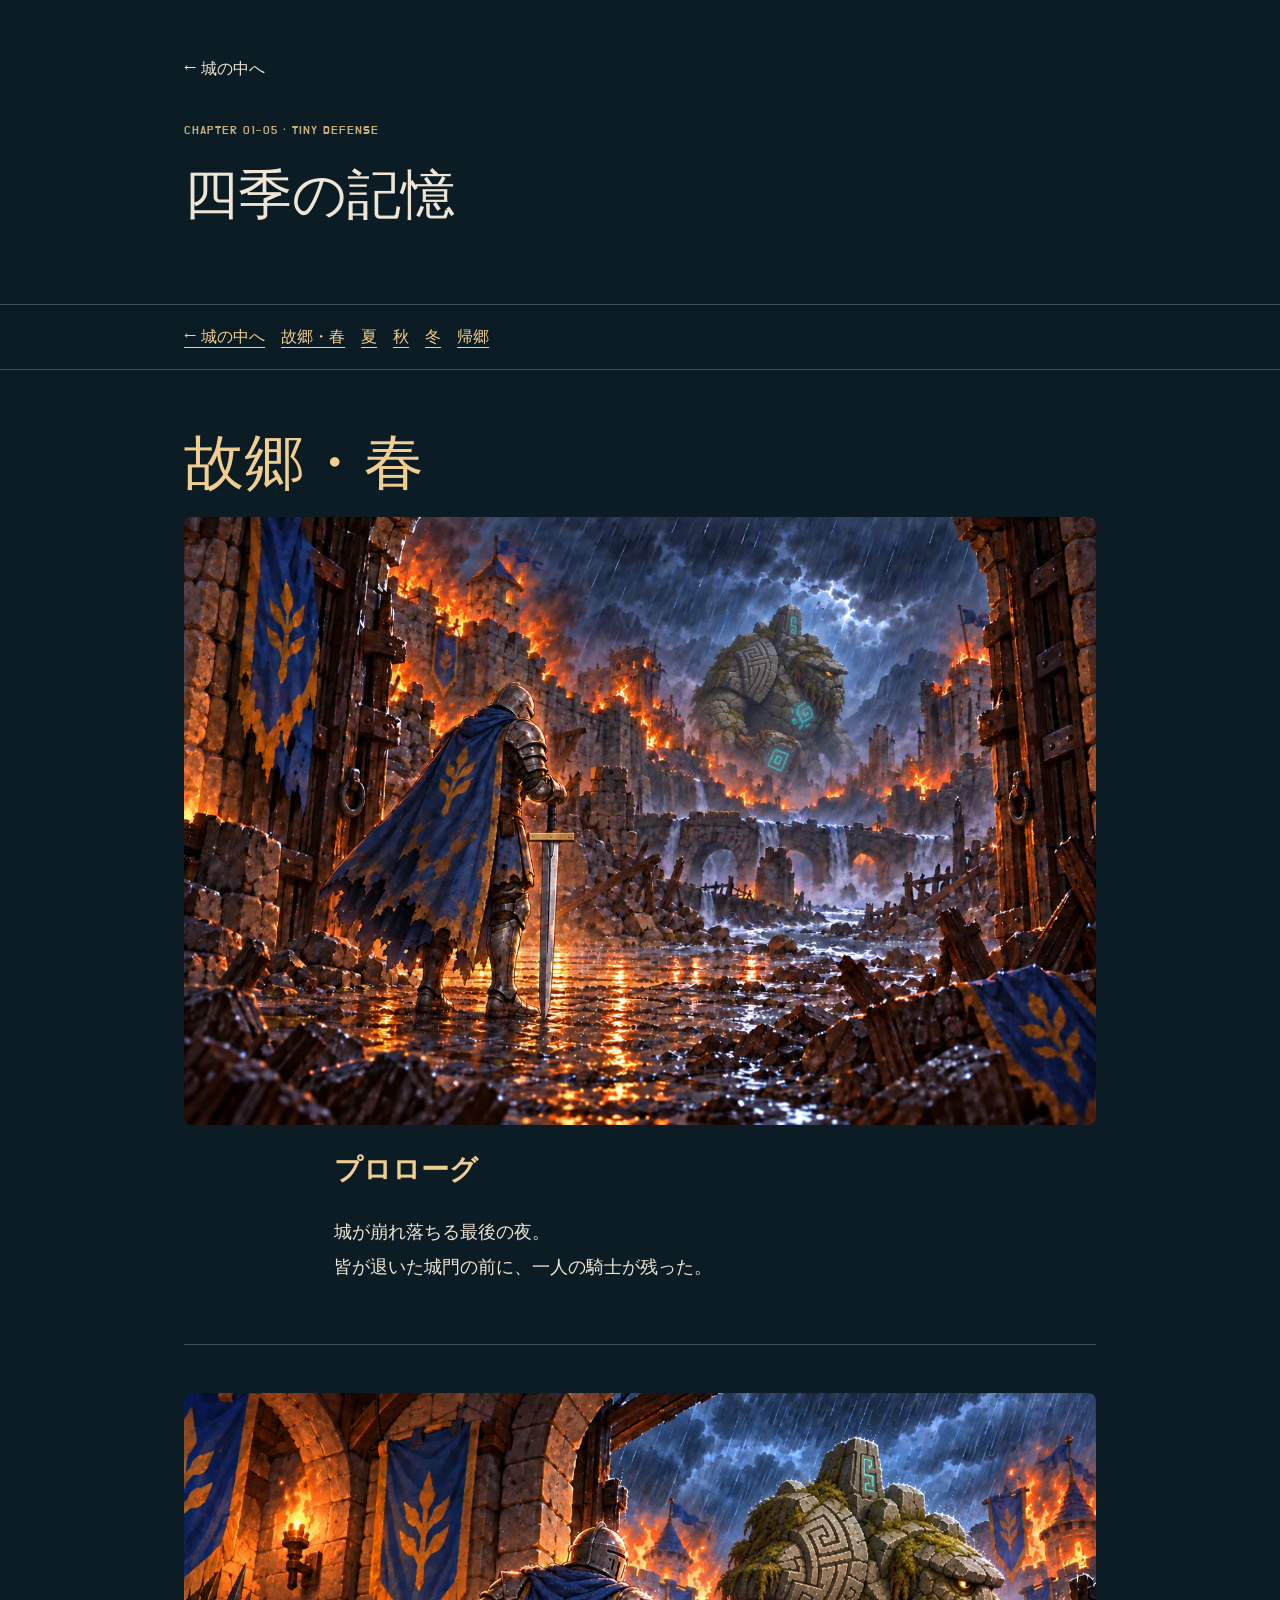
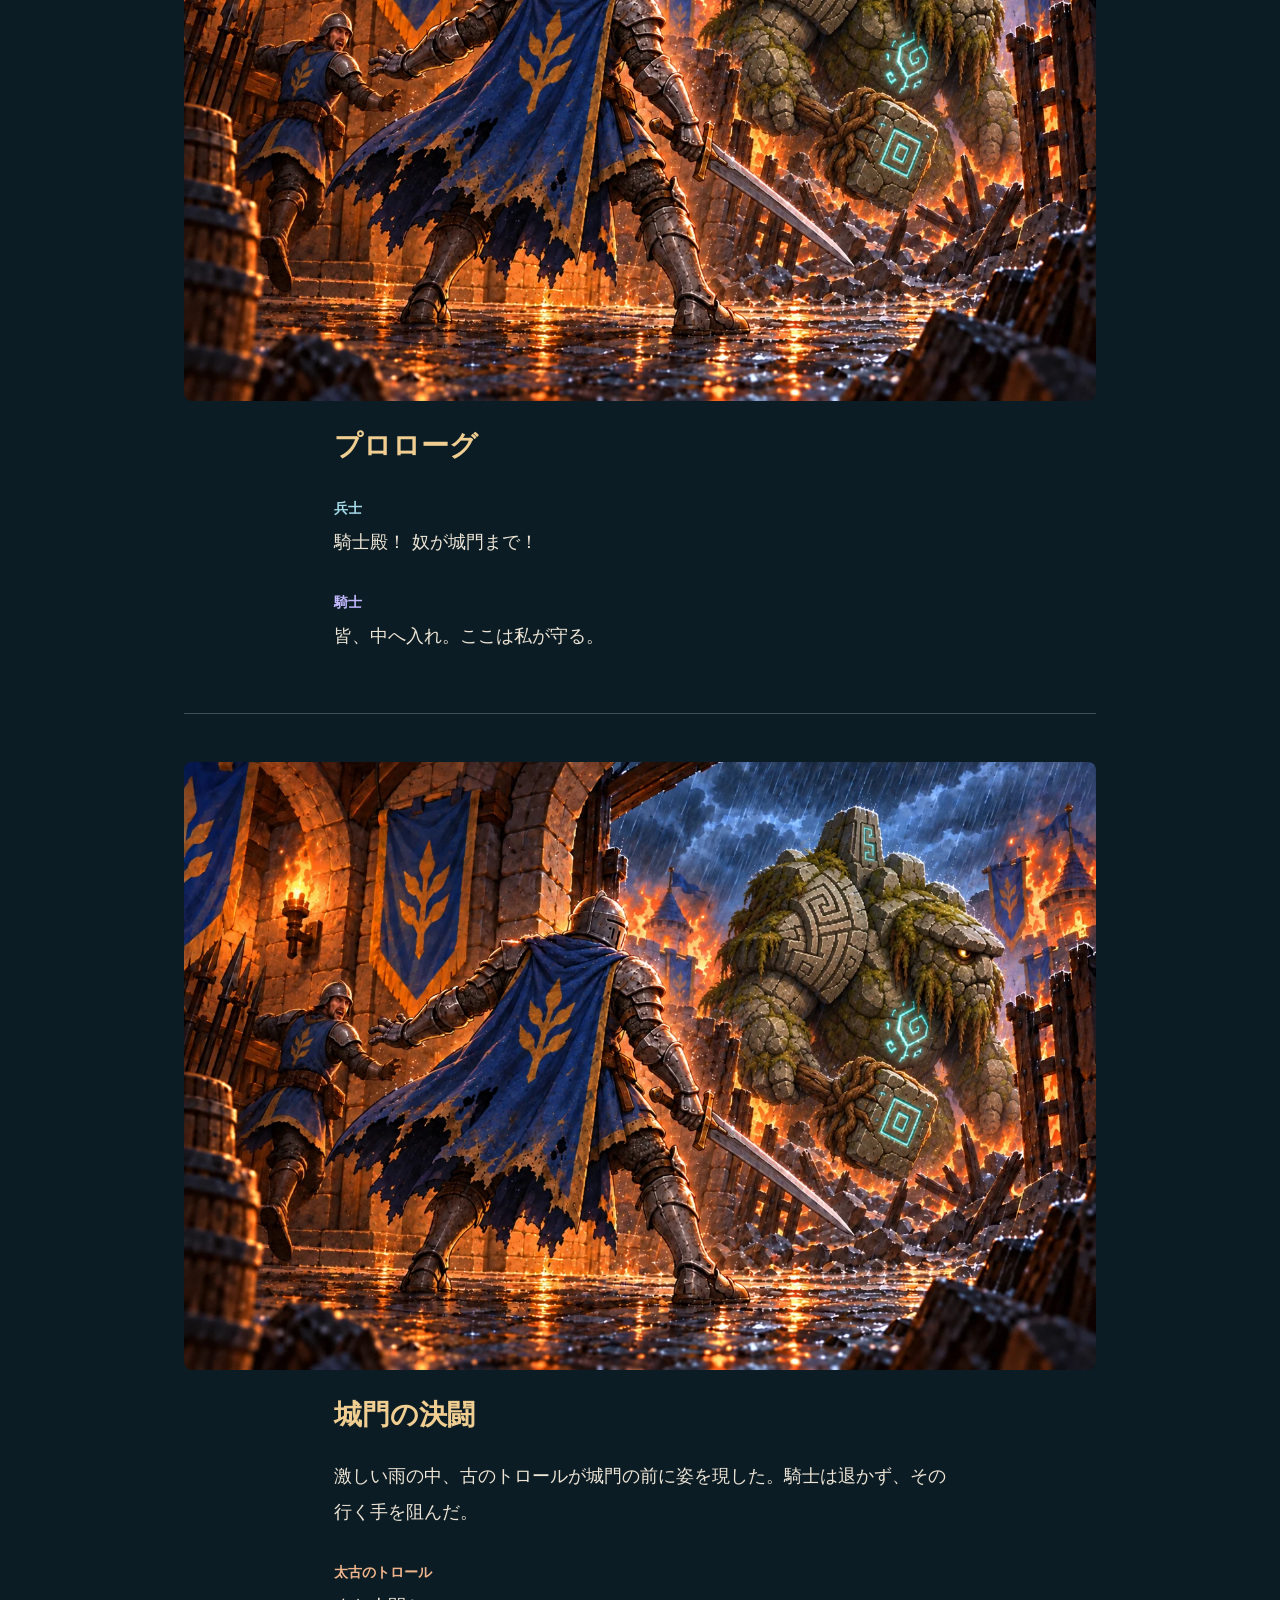
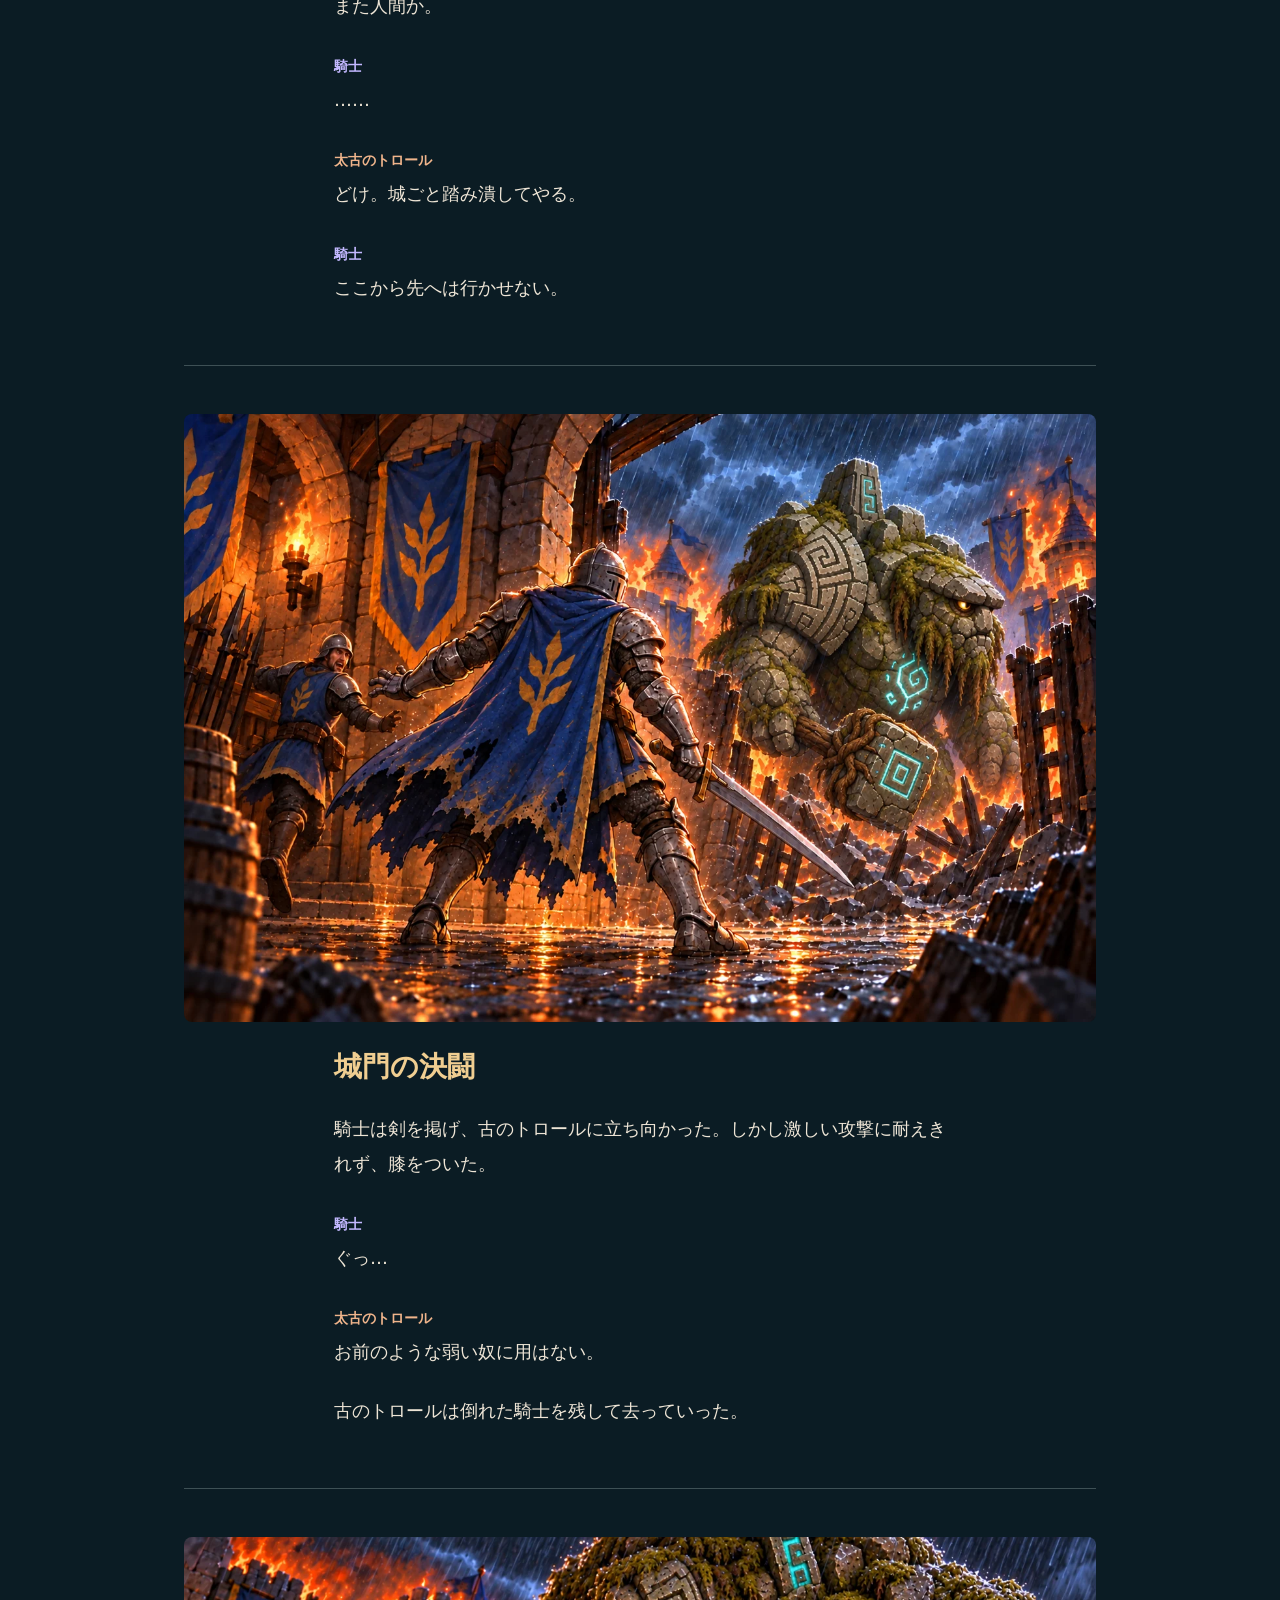
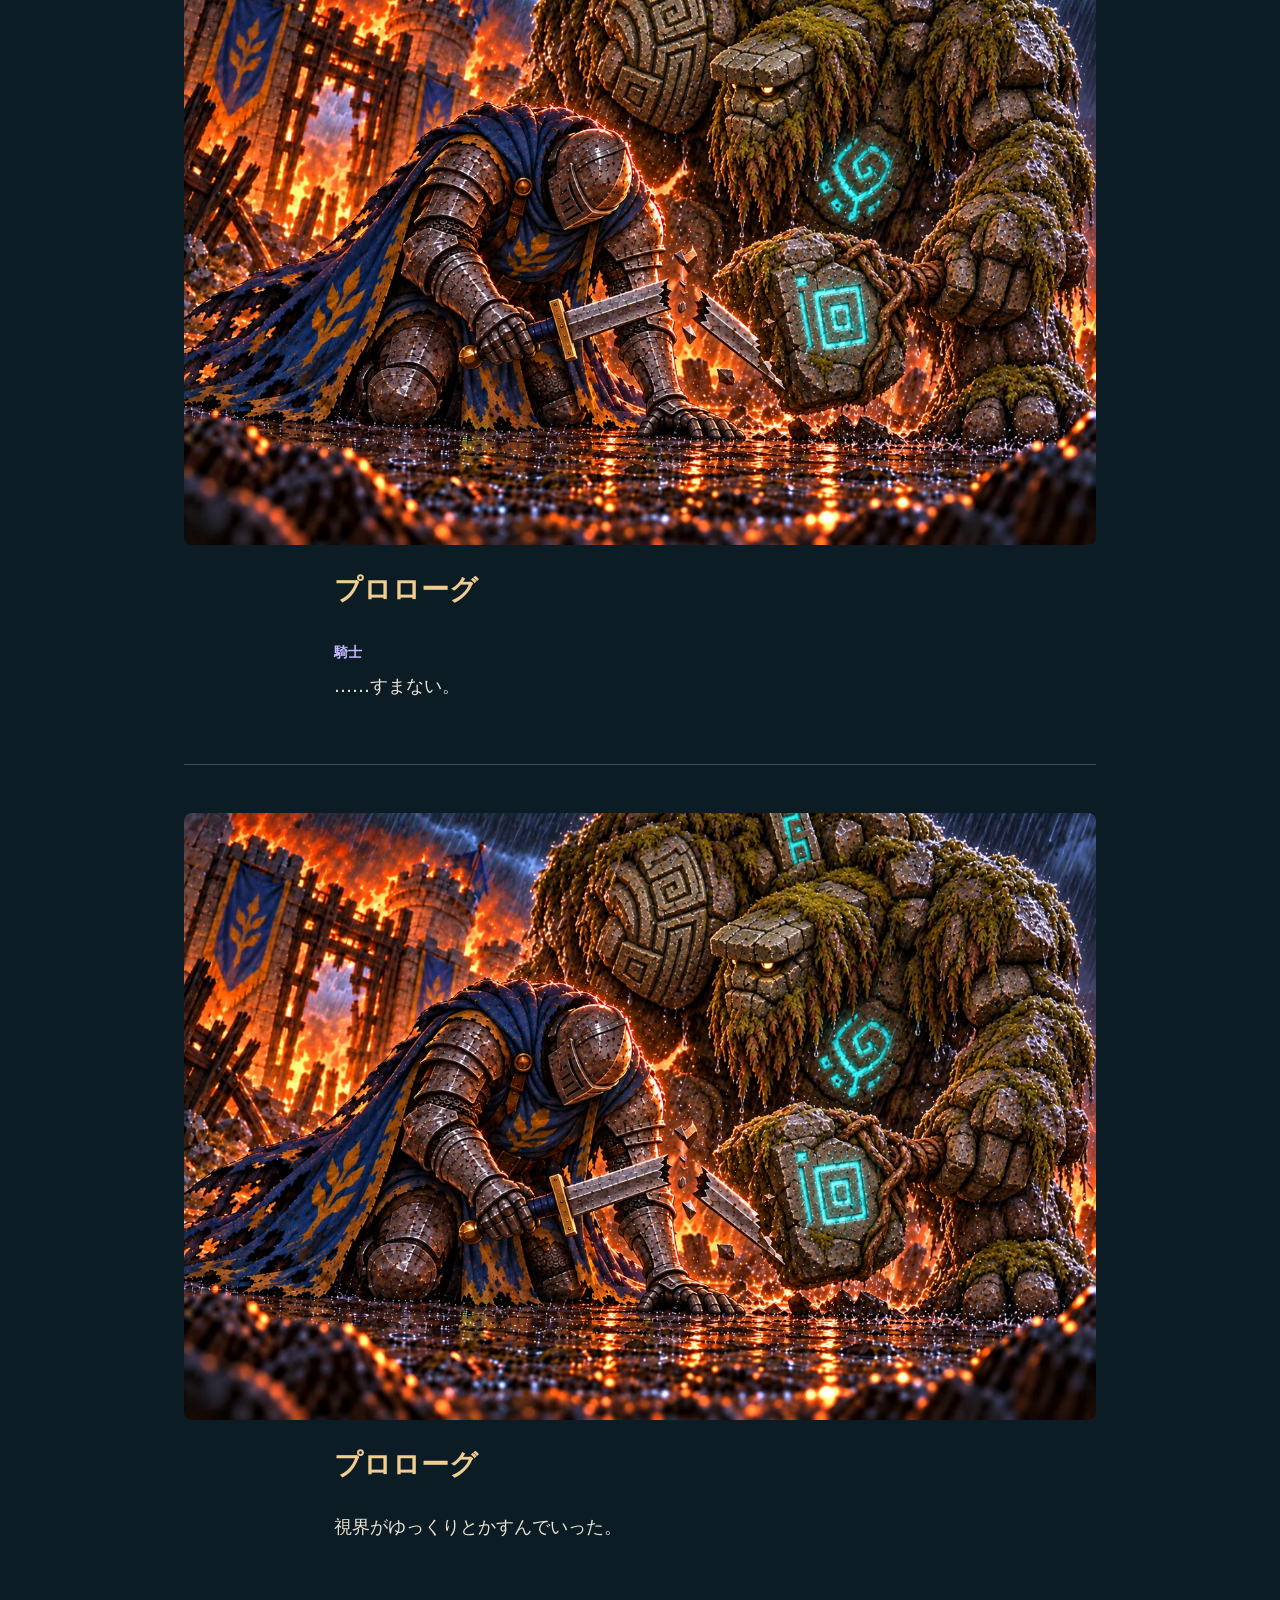
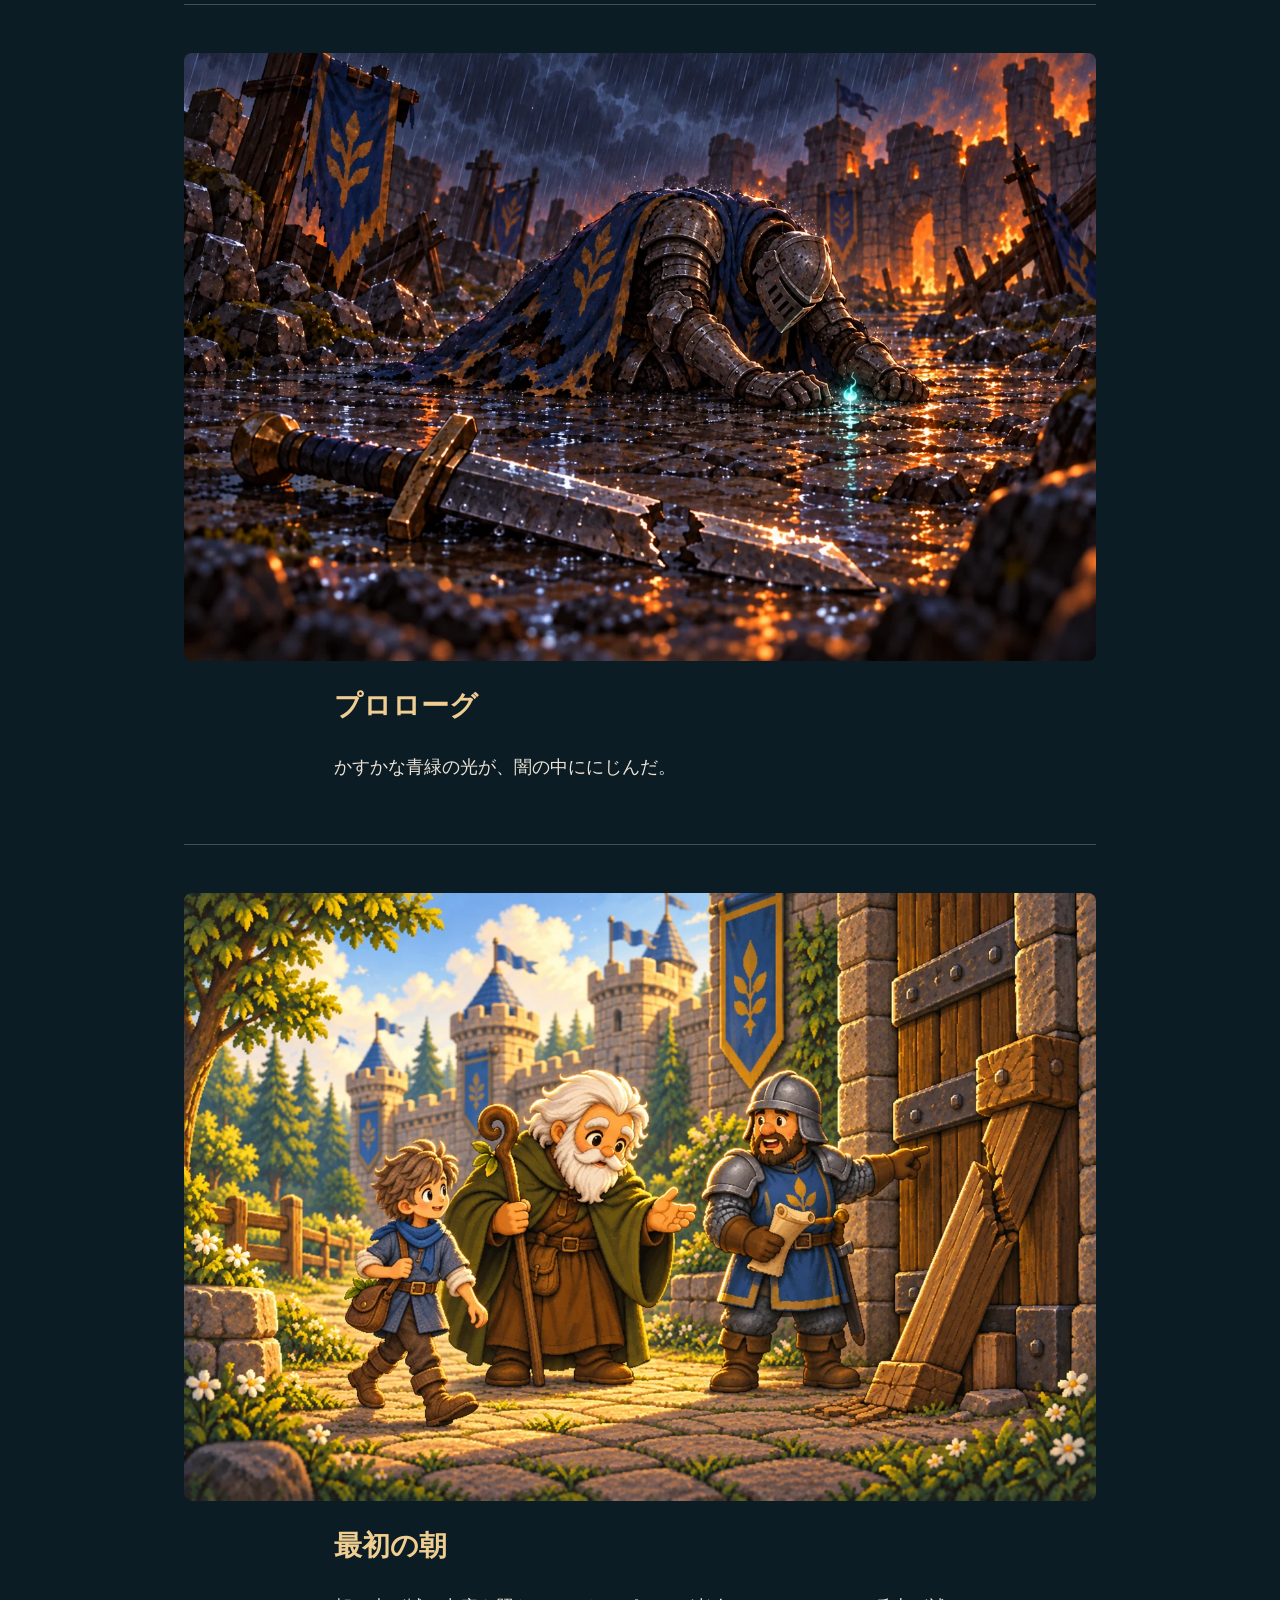
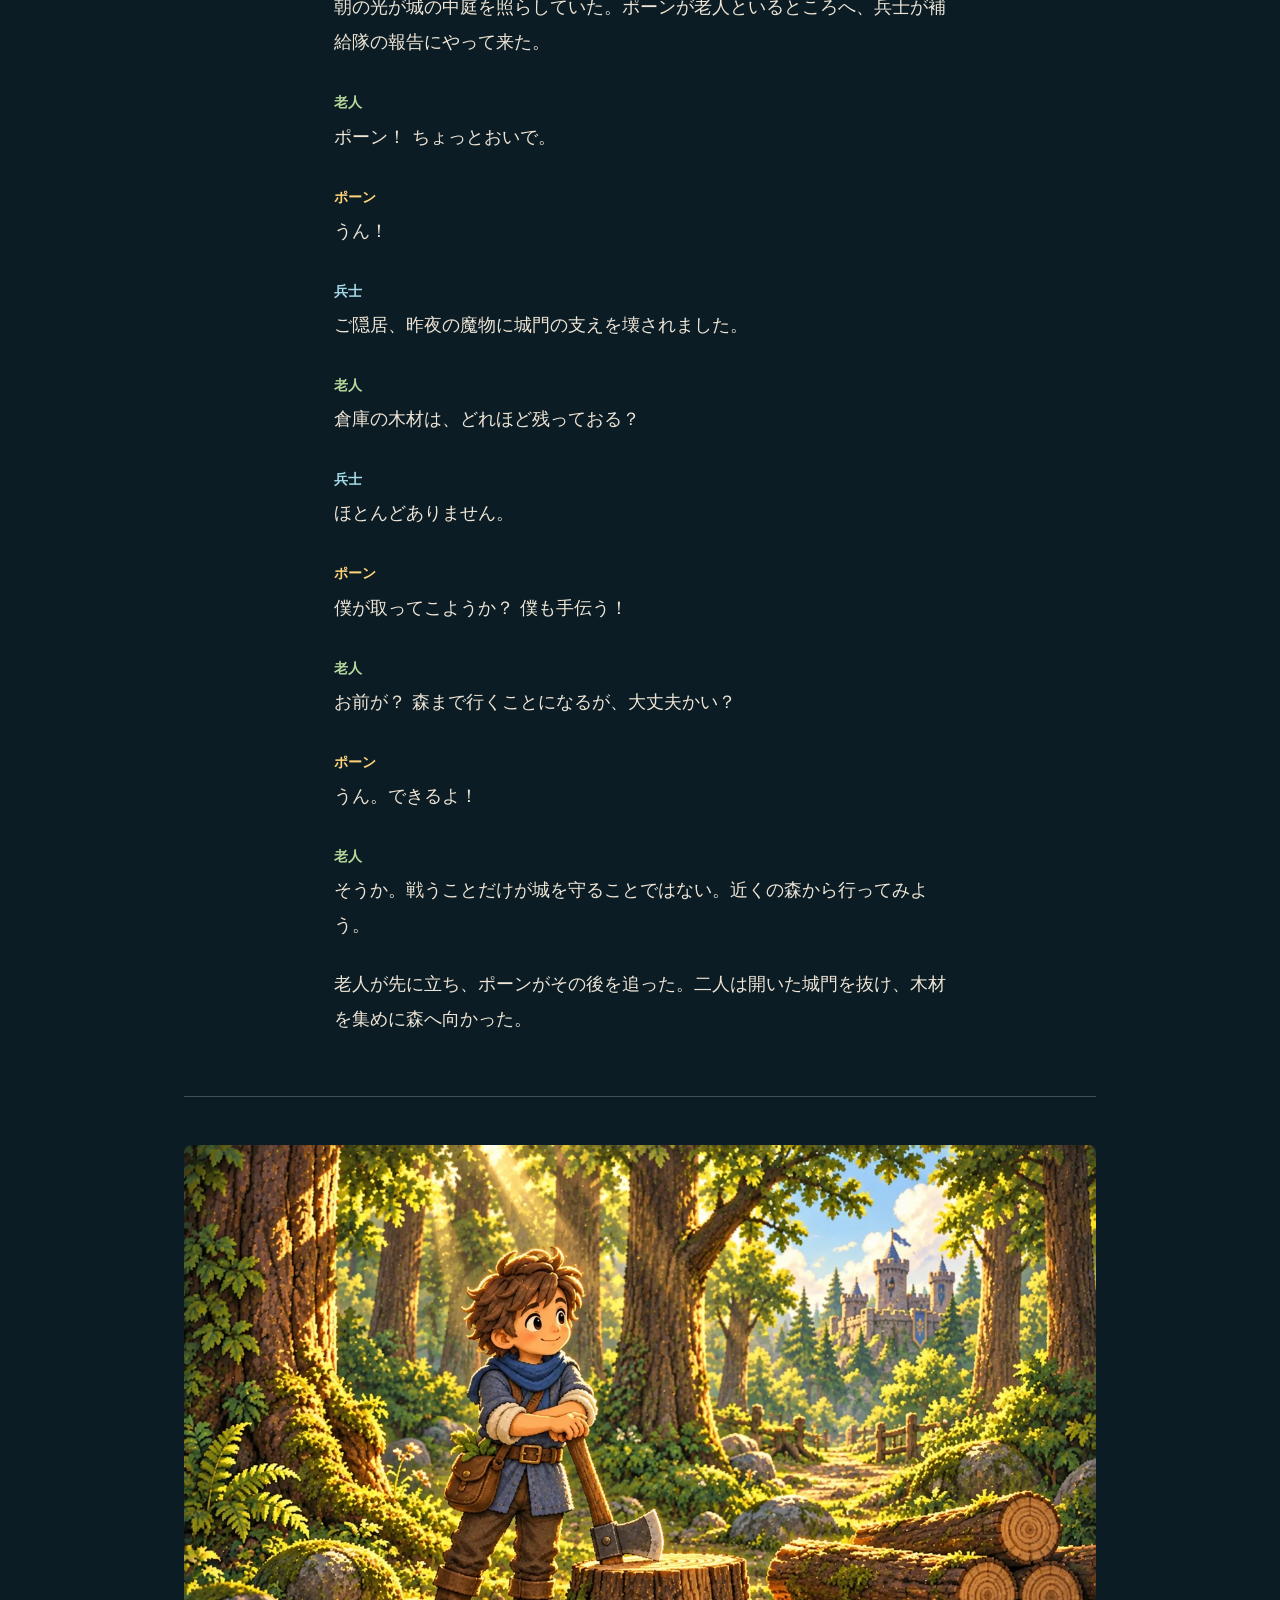
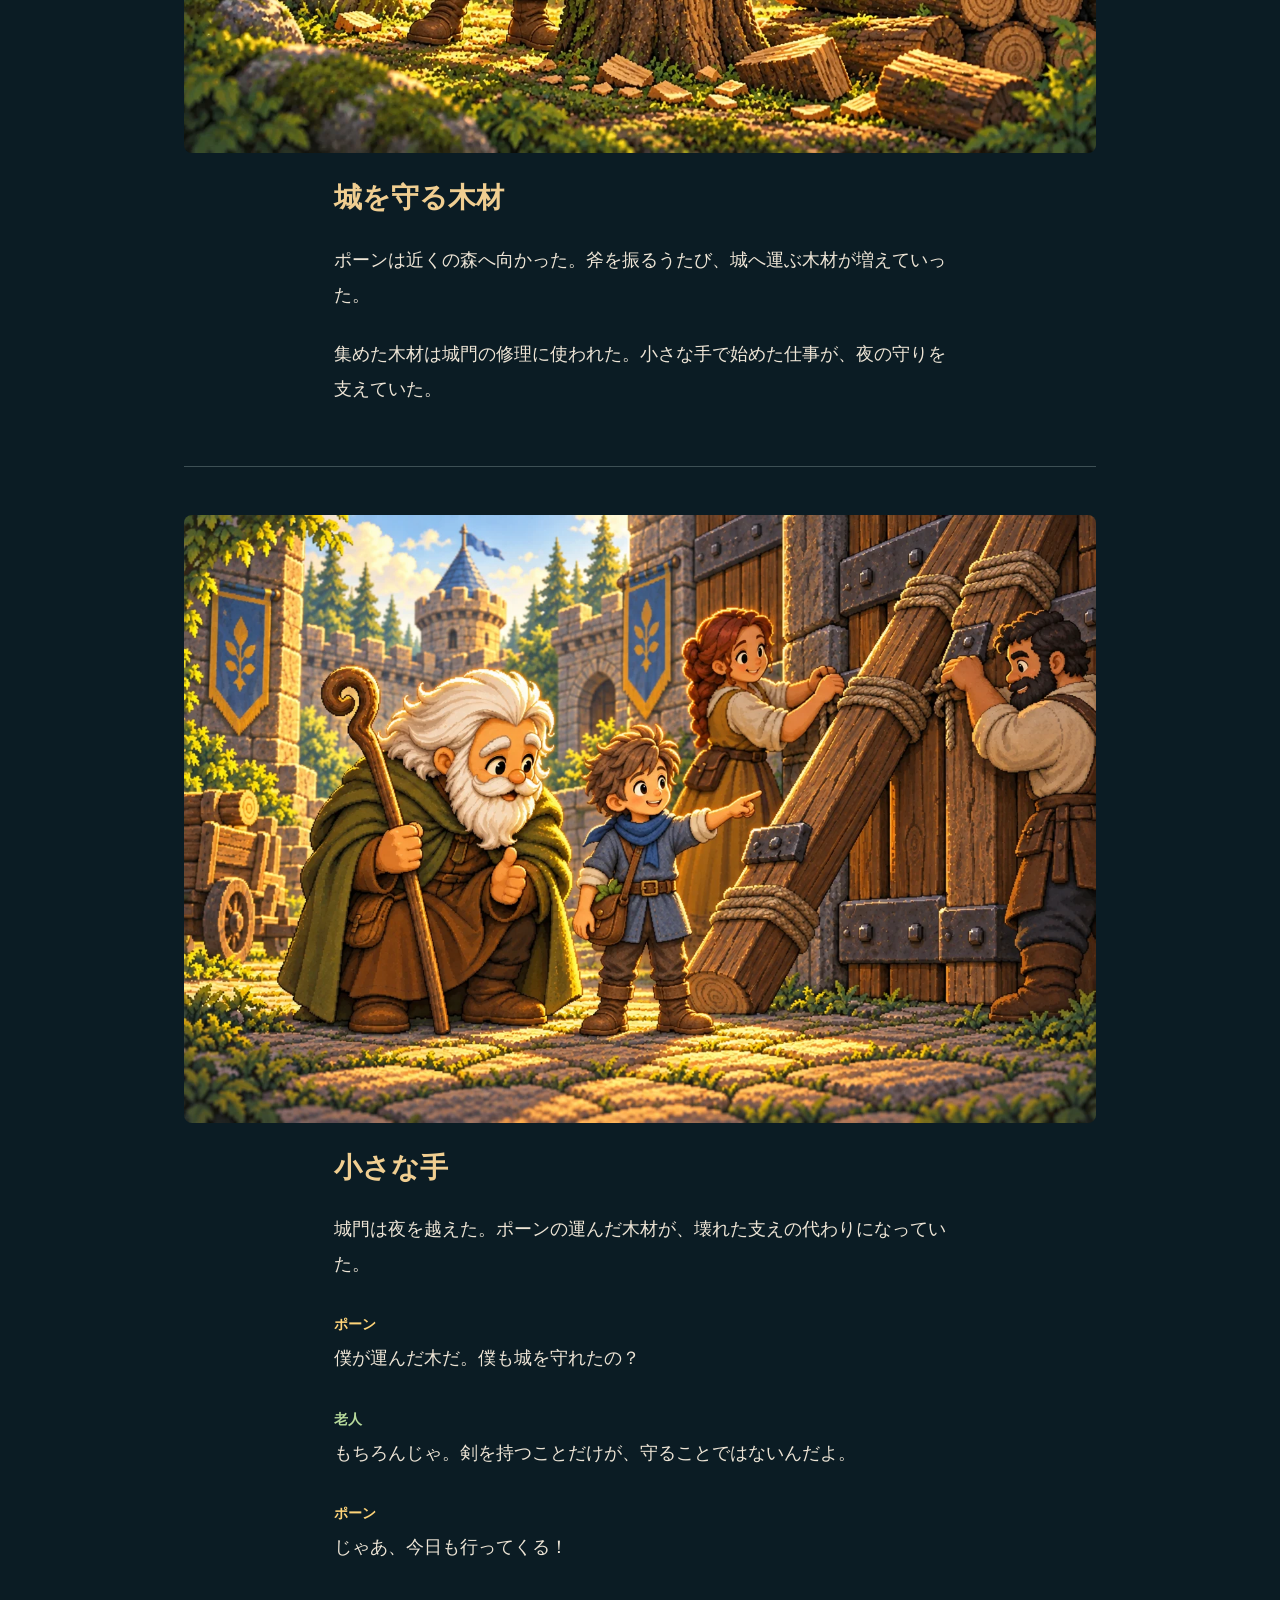
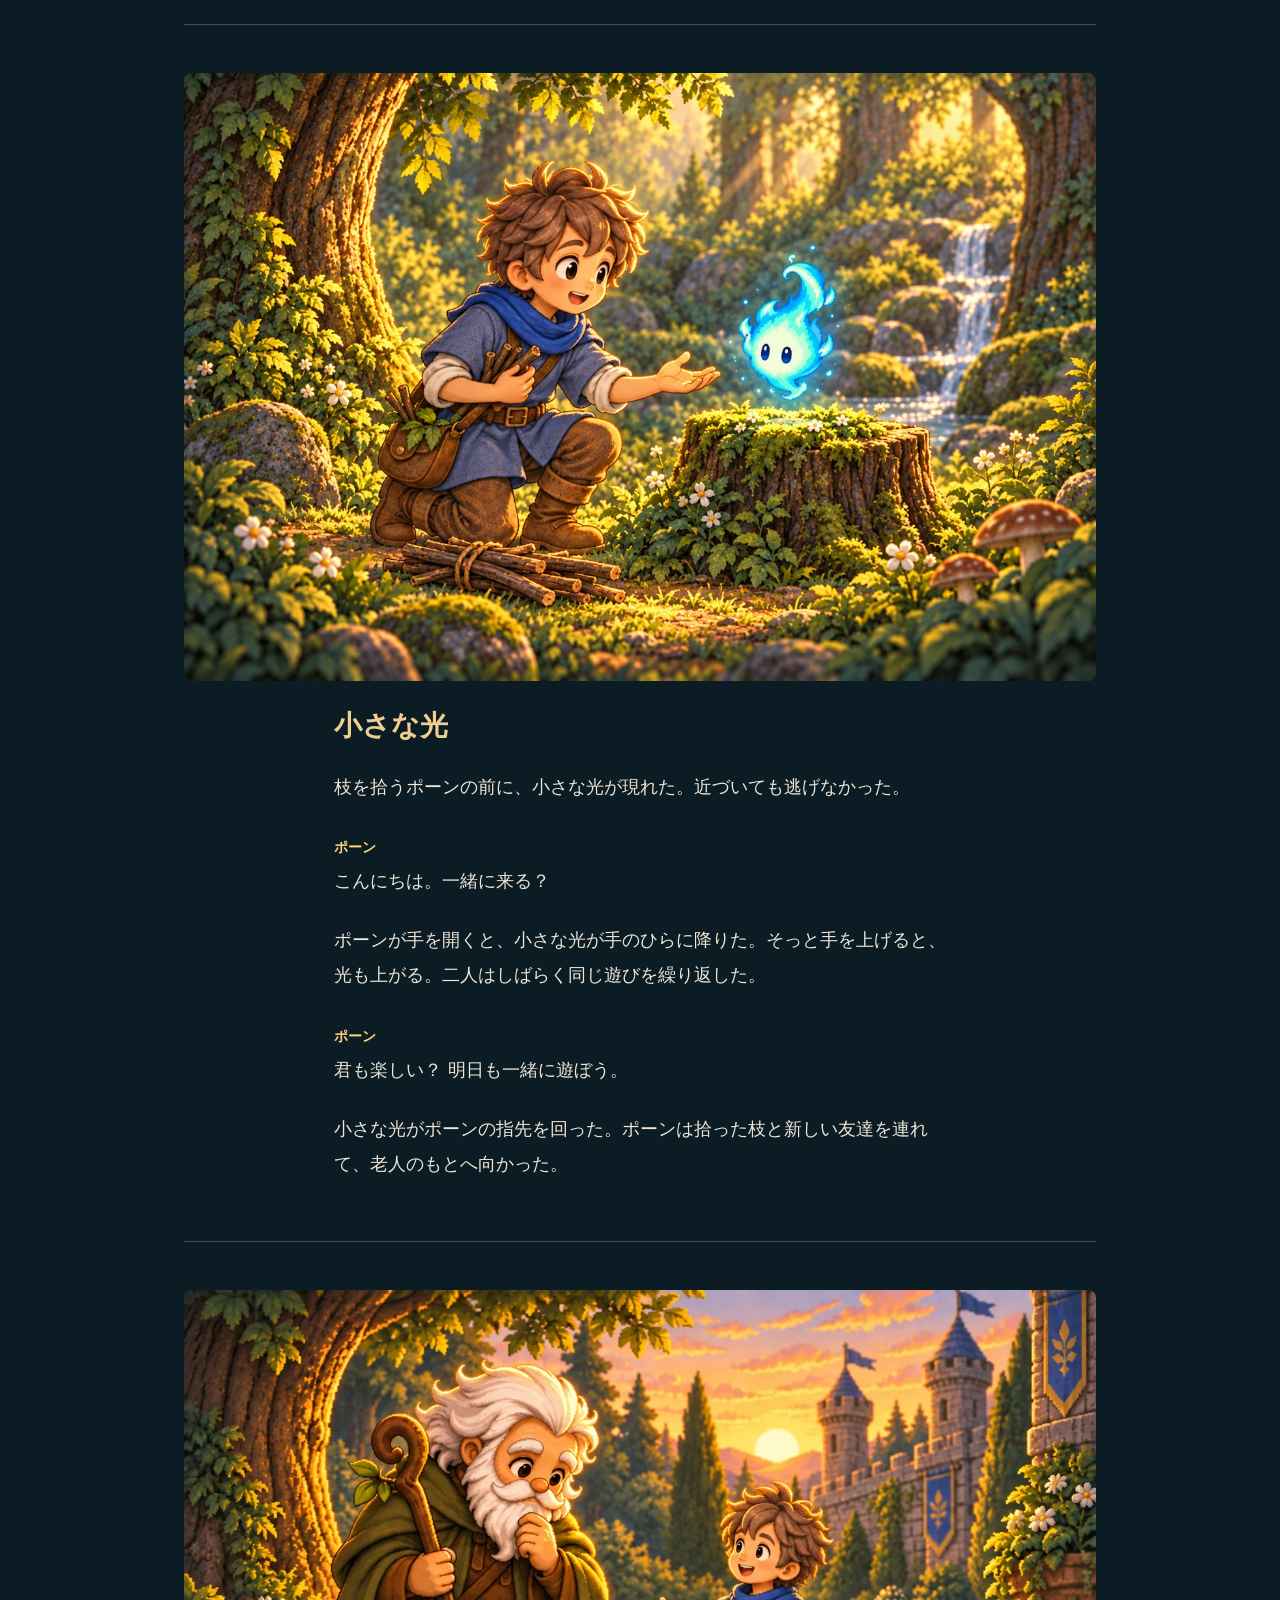
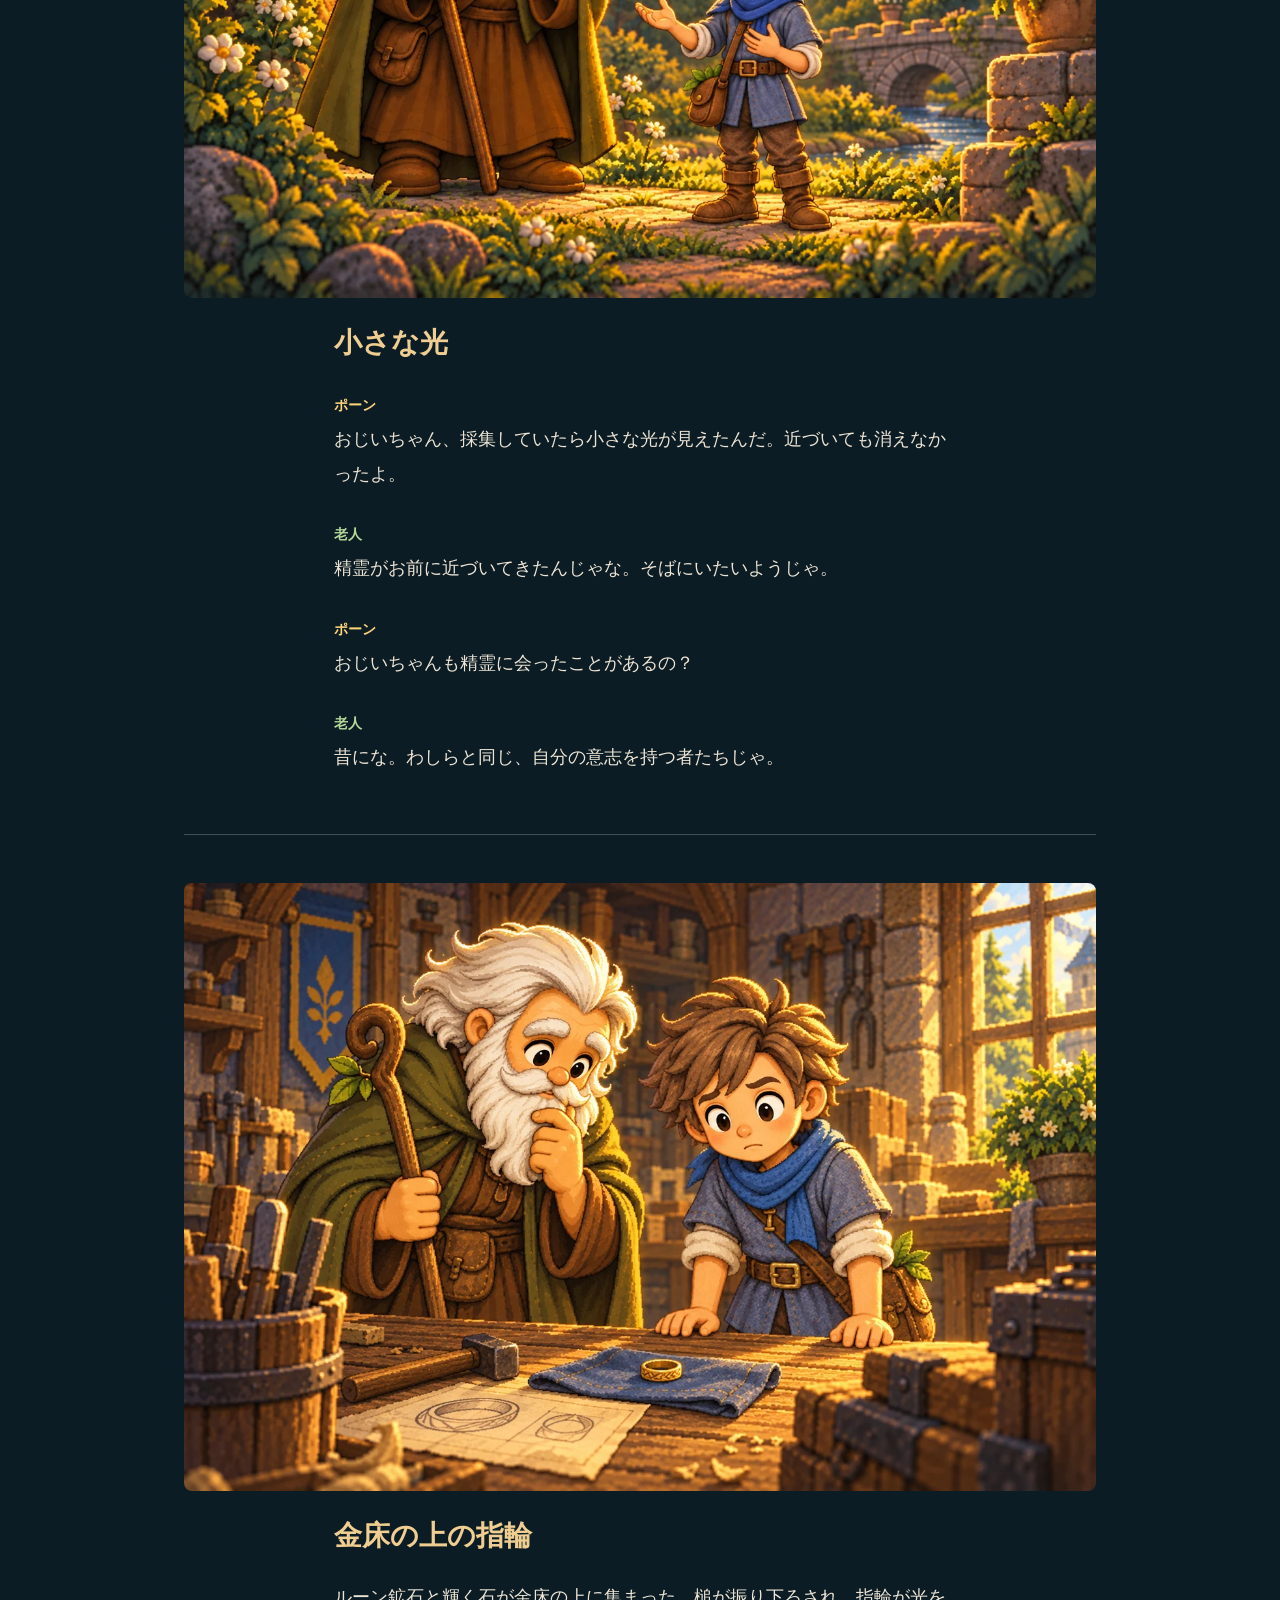
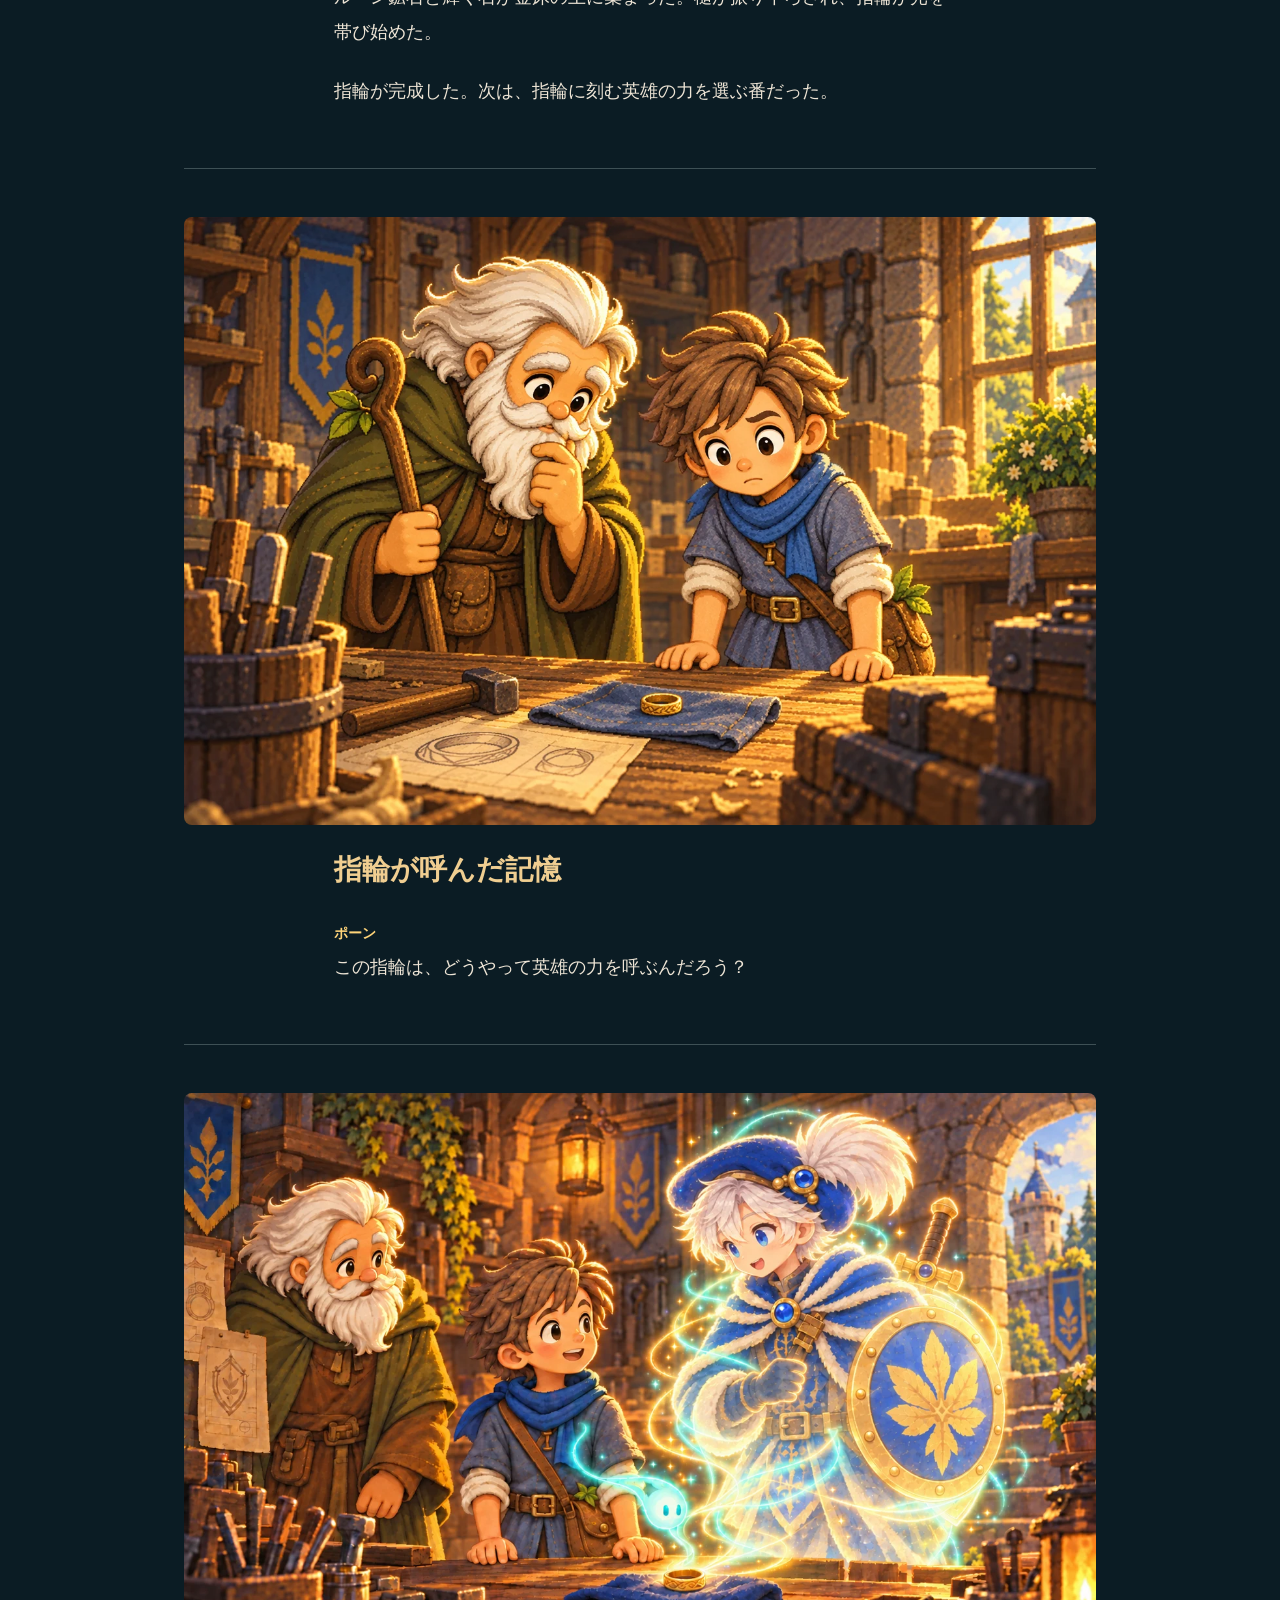
<file: ja/story/index.html>
<!doctype html><html lang="ja"><head><meta charset="utf-8"><meta name="viewport" content="width=device-width,initial-scale=1,viewport-fit=cover"><meta name="theme-color" content="#0b1c24"><title>四季の記憶 | Tiny Defense</title><link rel="stylesheet" href="/styles.css?v=ui-2"><link rel="stylesheet" href="/world.css?v=world-22"><meta name="robots" content="noindex">  <script defer src="/analytics.js?v=1"></script>
</head><body class="story-text-page"><a class="skip-link" href="#main">本文へ移動</a><header><a href="/ja/games/tiny-defense/#storybook">← 城の中へ</a><p>CHAPTER 01–05 · TINY DEFENSE</p><h1>四季の記憶</h1></header><nav class="reading-nav" aria-label="目次"><a href="/ja/games/tiny-defense/#storybook">← 城の中へ</a><a href="#chapter-1">故郷・春</a><a href="#chapter-2">夏</a><a href="#chapter-3">秋</a><a href="#chapter-4">冬</a><a href="#chapter-5">帰郷</a></nav><main id="main"><h2 class="text-chapter" id="chapter-1">故郷・春</h2><section><img src="/assets/world/revised_last_gate.webp?v=rewind-7ea92e746903" alt="" width="1400" height="933" loading="lazy"><div><h3>プロローグ</h3><div class="text-dialogue"><p>城が崩れ落ちる最後の夜。
皆が退いた城門の前に、一人の騎士が残った。</p></div></div></section><section><img src="/assets/world/revised_last_warning.webp?v=rewind-7ea92e746903" alt="" width="1400" height="933" loading="lazy"><div><h3>プロローグ</h3><div class="text-dialogue"><p data-speaker="8"><strong>兵士</strong><br>騎士殿！ 奴が城門まで！</p><p data-speaker="6"><strong>騎士</strong><br>皆、中へ入れ。ここは私が守る。</p></div></div></section><section><img src="/assets/world/revised_last_warning.webp?v=rewind-7ea92e746903" alt="" width="1400" height="933" loading="lazy"><div><h3>城門の決闘</h3><div class="text-dialogue"><p>激しい雨の中、古のトロールが城門の前に姿を現した。騎士は退かず、その行く手を阻んだ。</p><p data-speaker="9"><strong>太古のトロール</strong><br>また人間か。</p><p data-speaker="6"><strong>騎士</strong><br>……</p><p data-speaker="9"><strong>太古のトロール</strong><br>どけ。城ごと踏み潰してやる。</p><p data-speaker="6"><strong>騎士</strong><br>ここから先へは行かせない。</p></div></div></section><section><img src="/assets/world/revised_last_warning.webp?v=rewind-7ea92e746903" alt="" width="1400" height="933" loading="lazy"><div><h3>城門の決闘</h3><div class="text-dialogue"><p>騎士は剣を掲げ、古のトロールに立ち向かった。しかし激しい攻撃に耐えきれず、膝をついた。</p><p data-speaker="6"><strong>騎士</strong><br>ぐっ…</p><p data-speaker="9"><strong>太古のトロール</strong><br>お前のような弱い奴に用はない。</p><p>古のトロールは倒れた騎士を残して去っていった。</p></div></div></section><section><img src="/assets/world/revised_last_sword_break.webp?v=rewind-7ea92e746903" alt="" width="1400" height="933" loading="lazy"><div><h3>プロローグ</h3><div class="text-dialogue"><p data-speaker="6"><strong>騎士</strong><br>……すまない。</p></div></div></section><section><img src="/assets/world/revised_last_sword_break.webp?v=rewind-7ea92e746903" alt="" width="1400" height="933" loading="lazy"><div><h3>プロローグ</h3><div class="text-dialogue"><p>視界がゆっくりとかすんでいった。</p></div></div></section><section><img src="/assets/world/revised_last_glimmer.webp?v=rewind-7ea92e746903" alt="" width="1400" height="933" loading="lazy"><div><h3>プロローグ</h3><div class="text-dialogue"><p>かすかな青緑の光が、闇の中ににじんだ。</p></div></div></section><section><img src="/assets/world/revised_morning.webp?v=rewind-7ea92e746903" alt="" width="1400" height="933" loading="lazy"><div><h3>最初の朝</h3><div class="text-dialogue"><p>朝の光が城の中庭を照らしていた。ポーンが老人といるところへ、兵士が補給隊の報告にやって来た。</p><p data-speaker="2"><strong>老人</strong><br>ポーン！ ちょっとおいで。</p><p data-speaker="1"><strong>ポーン</strong><br>うん！</p><p data-speaker="8"><strong>兵士</strong><br>ご隠居、昨夜の魔物に城門の支えを壊されました。</p><p data-speaker="2"><strong>老人</strong><br>倉庫の木材は、どれほど残っておる？</p><p data-speaker="8"><strong>兵士</strong><br>ほとんどありません。</p><p data-speaker="1"><strong>ポーン</strong><br>僕が取ってこようか？ 僕も手伝う！</p><p data-speaker="2"><strong>老人</strong><br>お前が？ 森まで行くことになるが、大丈夫かい？</p><p data-speaker="1"><strong>ポーン</strong><br>うん。できるよ！</p><p data-speaker="2"><strong>老人</strong><br>そうか。戦うことだけが城を守ることではない。近くの森から行ってみよう。</p><p>老人が先に立ち、ポーンがその後を追った。二人は開いた城門を抜け、木材を集めに森へ向かった。</p></div></div></section><section><img src="/assets/world/interlude_gather_forest.webp?v=rewind-7ea92e746903" alt="" width="1400" height="933" loading="lazy"><div><h3>城を守る木材</h3><div class="text-dialogue"><p>ポーンは近くの森へ向かった。斧を振るうたび、城へ運ぶ木材が増えていった。</p><p>集めた木材は城門の修理に使われた。小さな手で始めた仕事が、夜の守りを支えていた。</p></div></div></section><section><img src="/assets/world/revised_supplies.webp?v=rewind-7ea92e746903" alt="" width="1400" height="933" loading="lazy"><div><h3>小さな手</h3><div class="text-dialogue"><p>城門は夜を越えた。ポーンの運んだ木材が、壊れた支えの代わりになっていた。</p><p data-speaker="1"><strong>ポーン</strong><br>僕が運んだ木だ。僕も城を守れたの？</p><p data-speaker="2"><strong>老人</strong><br>もちろんじゃ。剣を持つことだけが、守ることではないんだよ。</p><p data-speaker="1"><strong>ポーン</strong><br>じゃあ、今日も行ってくる！</p></div></div></section><section><img src="/assets/world/revised_spirit_meeting.webp?v=rewind-7ea92e746903" alt="" width="1400" height="933" loading="lazy"><div><h3>小さな光</h3><div class="text-dialogue"><p>枝を拾うポーンの前に、小さな光が現れた。近づいても逃げなかった。</p><p data-speaker="1"><strong>ポーン</strong><br>こんにちは。一緒に来る？</p><p>ポーンが手を開くと、小さな光が手のひらに降りた。そっと手を上げると、光も上がる。二人はしばらく同じ遊びを繰り返した。</p><p data-speaker="1"><strong>ポーン</strong><br>君も楽しい？ 明日も一緒に遊ぼう。</p><p>小さな光がポーンの指先を回った。ポーンは拾った枝と新しい友達を連れて、老人のもとへ向かった。</p></div></div></section><section><img src="/assets/world/revised_small_light.webp?v=rewind-7ea92e746903" alt="" width="1400" height="933" loading="lazy"><div><h3>小さな光</h3><div class="text-dialogue"><p data-speaker="1"><strong>ポーン</strong><br>おじいちゃん、採集していたら小さな光が見えたんだ。近づいても消えなかったよ。</p><p data-speaker="2"><strong>老人</strong><br>精霊がお前に近づいてきたんじゃな。そばにいたいようじゃ。</p><p data-speaker="1"><strong>ポーン</strong><br>おじいちゃんも精霊に会ったことがあるの？</p><p data-speaker="2"><strong>老人</strong><br>昔にな。わしらと同じ、自分の意志を持つ者たちじゃ。</p></div></div></section><section><img src="/assets/world/revised_ring_empty.webp?v=rewind-7ea92e746903" alt="" width="1400" height="933" loading="lazy"><div><h3>金床の上の指輪</h3><div class="text-dialogue"><p>ルーン鉱石と輝く石が金床の上に集まった。槌が振り下ろされ、指輪が光を帯び始めた。</p><p>指輪が完成した。次は、指輪に刻む英雄の力を選ぶ番だった。</p></div></div></section><section><img src="/assets/world/revised_ring_empty.webp?v=rewind-7ea92e746903" alt="" width="1400" height="933" loading="lazy"><div><h3>指輪が呼んだ記憶</h3><div class="text-dialogue"><p data-speaker="1"><strong>ポーン</strong><br>この指輪は、どうやって英雄の力を呼ぶんだろう？</p></div></div></section><section><img src="/assets/world/revised_ring_memory.webp?v=rewind-7ea92e746903" alt="" width="1400" height="933" loading="lazy"><div><h3>指輪が呼んだ記憶</h3><div class="text-dialogue"><p>小さな精霊が近づくと、指輪の上で金と青緑の光が絡み合った。遠い昔、盾を手に戦った英雄の記憶が映った。</p><p data-speaker="1"><strong>ポーン</strong><br>この人も、この土地で戦った英雄なの？</p><p data-speaker="2"><strong>老人</strong><br>そうじゃ。今、新しい英雄を呼んだのではない。指輪に映った昔の記憶を見ているんじゃよ。</p><p data-speaker="1"><strong>ポーン</strong><br>じゃあ、指輪の中に人が閉じ込められてるわけじゃないんだね？</p><p data-speaker="2"><strong>老人</strong><br>そうじゃ。その人が残した思いと、戦いの記憶に触れるんじゃよ。</p><p data-speaker="1"><strong>ポーン</strong><br>あの人は、誰を守ろうとして戦ったのかな？</p><p>英雄の姿は、黙って盾を構えていた。</p><p data-speaker="1"><strong>ポーン</strong><br>その思いを、僕たちも受け継げるよね？</p><p data-speaker="2"><strong>老人</strong><br>もちろんじゃ。お前が守りたい人たちを思い浮かべてごらん。</p></div></div></section><section><img src="/assets/world/revised_spring_sleep.webp?v=rewind-7ea92e746903" alt="" width="1400" height="933" loading="lazy"><div><h3>花の石碑</h3><div class="text-dialogue"><p>花の間に古い石碑があった。ポーンが触れても、何も起こらなかった。</p><p data-speaker="1"><strong>ポーン</strong><br>ただの石かな？</p></div></div></section><section><img src="/assets/world/revised_spring_awake.webp?v=rewind-7ea92e746903" alt="" width="1400" height="933" loading="lazy"><div><h3>花の石碑</h3><div class="text-dialogue"><p>小さな精霊が近づくと花の模様が光り、遠い昔の景色が一瞬映った。</p><p data-speaker="1"><strong>ポーン</strong><br>今の……何？ 君もこの石を知ってるの？</p></div></div></section><section><img src="/assets/world/revised_many_hands.webp?v=rewind-7ea92e746903" alt="" width="1400" height="933" loading="lazy"><div><h3>剣を持たない人々</h3><div class="text-dialogue"><p>城壁では兵士が戦い、その下では人々が木を運び、食事を作り、崩れた石を積んでいた。</p><p>城門脇の支えが傾き、兵士が一人、その下に取り残された。木を運んでいた人々が荷を下ろして駆け寄った。</p><p>何人かが支えを持ち上げ、ほかの人が兵士を引き出した。すぐに新しい木材が隙間を埋め、城門は再び持ちこたえた。</p><p data-speaker="1"><strong>ポーン</strong><br>僕と同じだ。戦っていなくても、城を守ってる。</p><p data-speaker="2"><strong>老人</strong><br>そうじゃ。城を守ったのは、英雄だけではなかったんだよ。</p><p data-speaker="1"><strong>ポーン</strong><br>僕が集める物も、みんなにつながってるんだね。</p></div></div></section><h2 class="text-chapter" id="chapter-2">夏</h2><section><img src="/assets/world/revised_summer.webp?v=rewind-7ea92e746903" alt="" width="1400" height="933" loading="lazy"><div><h3>太陽の石碑</h3><div class="text-dialogue"><p>夏の道の石碑には太陽が刻まれていた。精霊の光がつながると、戦の記憶が目覚めた。</p><p data-speaker="1"><strong>ポーン</strong><br>今度は精霊たちが先に集まってる。花の石碑もこんなふうに光ってたね。</p><p data-speaker="2"><strong>老人</strong><br>そうじゃな。この石碑には、どんな記憶が残っているのかのう。</p></div></div></section><section><img src="/assets/world/revised_first_hero.webp?v=rewind-7ea92e746903" alt="" width="1400" height="933" loading="lazy"><div><h3>最初の英雄</h3><div class="text-dialogue"><p>遠い昔、魔物が人々の里を襲った。ある精霊が、皆を守ろうとする人間に力を分け与えた。</p><p data-speaker="1"><strong>ポーン</strong><br>精霊が力を分けてくれたから、あの人は強くなったんだね。</p><p data-speaker="2"><strong>老人</strong><br>人と精霊が同じ願いを抱き、深く共鳴したとき、最初の英雄が生まれたんじゃ。</p></div></div></section><section><img src="/assets/world/revised_heroes_defense.webp?v=rewind-7ea92e746903" alt="" width="1400" height="933" loading="lazy"><div><h3>最初の英雄</h3><div class="text-dialogue"><p>記憶は戦場へと移った。守護騎士は盾を構え、兵たちが退く時間を稼いだ。</p><p>その隣で魔法使いが杖を掲げた。紫の魔力が押し寄せる魔物を退けた。</p></div></div></section><section><img src="/assets/world/revised_heroes_escort.webp?v=rewind-7ea92e746903" alt="" width="1400" height="933" loading="lazy"><div><h3>最初の英雄</h3><div class="text-dialogue"><p>別の道では狂戦士が大剣を振るった。魔物が散ると、避難民の馬車が動き出した。</p><p>馬車へ迫る敵を剣闘士が止めた。盾で一撃を受け、隙を突いて剣を繰り出した。</p><p>ダークナイトは隊列の後ろを守った。紫の剣気が追手を阻む間に、馬車は城門を抜けた。</p><p data-speaker="1"><strong>ポーン</strong><br>戦い方はみんな違うのに……守ろうとした人たちは同じだったんだね。</p></div></div></section><section><img src="/assets/world/revised_summer.webp?v=rewind-7ea92e746903" alt="" width="1400" height="933" loading="lazy"><div><h3>最初の英雄</h3><div class="text-dialogue"><p data-speaker="2"><strong>老人</strong><br>皆で魔物を退け、裂け目を封じたんじゃ。この城はその封印を守るために建てられた。</p><p data-speaker="1"><strong>ポーン</strong><br>じゃあ、指輪もこういう英雄たちの記憶につながるの？</p><p data-speaker="2"><strong>老人</strong><br>そうじゃ。指輪は英雄を閉じ込めるものではない。彼らが残した共鳴の記憶に触れさせてくれるんじゃ。</p><p data-speaker="1"><strong>ポーン</strong><br>生き返った人じゃなくて、その人が残した記憶なんだね。</p><p data-speaker="2"><strong>老人</strong><br>最も強い意志と戦いの記憶が、ひととき姿を得るんじゃよ。</p></div></div></section><h2 class="text-chapter" id="chapter-3">秋</h2><section><img src="/assets/world/revised_autumn.webp?v=rewind-7ea92e746903" alt="" width="1400" height="933" loading="lazy"><div><h3>落ち葉の石碑</h3><div class="text-dialogue"><p>落ち葉の下の石碑が光り、若い騎士が二人現れた。マルスと、まだ老いていない守護者だった。</p><p data-speaker="3"><strong>マルス</strong><br>今日はよく剣を振るったな。だが、隣の者を一度でも見たか？</p><p data-speaker="4"><strong>若き守護者</strong><br>……見ていませんでした。勝つことに夢中で。</p><p data-speaker="3"><strong>マルス</strong><br>次は、共に帰るところまでやり遂げろ。</p><p data-speaker="1"><strong>ポーン</strong><br>あの人……おじいちゃん？ 昔は騎士だったんだね。</p><p data-speaker="2"><strong>老人</strong><br>そうじゃ。</p><p data-speaker="1"><strong>ポーン</strong><br>すごく強かった？</p><p data-speaker="2"><strong>老人</strong><br>どうじゃろうな。最後まで守りきれなかったからのう。</p></div></div></section><section><img src="/assets/world/revised_sword_silent.webp?v=rewind-7ea92e746903" alt="" width="1400" height="933" loading="lazy"><div><h3>剣が応えた日</h3><div class="text-dialogue"><p>若い守護者は人々を逃がしながら、武器庫の古い剣を手に取った。</p><p data-speaker="5"><strong>守護精霊</strong><br>まだ守りたいものがあるか？</p><p data-speaker="4"><strong>若き守護者</strong><br>あります。皆を守れるよう、私に力を分けてください。</p></div></div></section><section><img src="/assets/world/revised_sword_answer.webp?v=rewind-7ea92e746903" alt="" width="1400" height="933" loading="lazy"><div><h3>剣が応えた日</h3><div class="text-dialogue"><p>精霊の光が剣に宿った。疲れ果てた守護者の体に、再び力が満ちた。</p><p data-speaker="1"><strong>ポーン</strong><br>本当におじいちゃんだった……だから、ずっと城を守っていたの？</p><p data-speaker="2"><strong>老人</strong><br>そうじゃ。守れなかった人が、あまりにも多くてな。</p></div></div></section><h2 class="text-chapter" id="chapter-4">冬</h2><section><img src="/assets/world/revised_winter.webp?v=rewind-7ea92e746903" alt="" width="1400" height="933" loading="lazy"><div><h3>壊れた石碑</h3><div class="text-dialogue"><p>深いひびが石碑の文様を断ち切っていた。精霊の光は、割れ目の間で散ってしまった。</p><p data-speaker="1"><strong>ポーン</strong><br>これだけ見えないのはなぜ？ もっと強くならなきゃだめ？</p><p data-speaker="2"><strong>老人</strong><br>力で押すことではなさそうじゃ。精霊たちと一緒に、途切れた文様をつないでみよう。</p></div></div></section><section><img src="/assets/world/revised_mars.webp?v=rewind-7ea92e746903" alt="" width="1400" height="933" loading="lazy"><div><h3>英雄になりたかった騎士</h3><div class="text-dialogue"><p>精霊たちが光で文様をつないだ。記憶は城が燃える前、マルスが王国最強の騎士だった頃へさかのぼった。</p><p data-speaker="3"><strong>マルス</strong><br>一生を剣に捧げた。この力を振るう日が来なければ、誰も私を覚えてはいまい。</p><p data-speaker="4"><strong>若き守護者</strong><br>戦わずに済むのは、よいことではありませんか。</p><p data-speaker="3"><strong>マルス</strong><br>お前にはまだ分からぬ。力がありながら、何も変えられぬ気持ちは。</p><p>彼の願いは人を守ることよりも、自分の力が必要だと証明することへ傾いていった。</p></div></div></section><section><img src="/assets/world/revised_seal.webp?v=rewind-7ea92e746903" alt="" width="1400" height="933" loading="lazy"><div><h3>再び開いた裂け目</h3><div class="text-dialogue"><p>マルスは古の英雄たちが残した封印の前で剣を掲げた。何が出てこようと、自分なら止められると信じていた。</p><p data-speaker="4"><strong>若き守護者</strong><br>師匠、何をなさるのですか？</p><p data-speaker="3"><strong>マルス</strong><br>心配するな。私なら止められる。</p></div></div></section><section><img src="/assets/world/revised_rift.webp?v=rewind-7ea92e746903" alt="" width="1400" height="933" loading="lazy"><div><h3>再び開いた裂け目</h3><div class="text-dialogue"><p>マルスの剣が封印を断った。小さな魔物は倒せたが、その奥で巨大な存在が目を開いた。</p><p data-speaker="4"><strong>若き守護者</strong><br>師匠……これは、我々の手には負えません。</p><p>裂け目は広がり続けた。封印の記録も共鳴の遺物も、その中へ吸い込まれていった。</p><p data-speaker="1"><strong>ポーン</strong><br>だから、あのクモが指輪の製作書を持っていたんだ……</p></div></div></section><section><img src="/assets/world/revised_echo.webp?v=rewind-7ea92e746903" alt="" width="1400" height="933" loading="lazy"><div><h3>記憶の隙間</h3><div class="text-dialogue"><p data-speaker="1"><strong>ポーン</strong><br>待って……この景色……</p><p data-speaker="2"><strong>老人</strong><br>どうしたんじゃ？</p><p data-speaker="1"><strong>ポーン</strong><br>分からない。でも、知ってる。</p><p data-speaker="2"><strong>老人</strong><br>これは石碑に残ったわしの記憶ではない。光が……お前から出ておる。</p></div></div></section><section><img src="/assets/world/revised_last_defeat.webp?v=rewind-7ea92e746903" alt="" width="1400" height="933" loading="lazy"><div><h3>暗転の向こう</h3><div class="text-dialogue"><p>豪雨、落ちた剣、倒れた騎士。終わったはずの場面が、その先へ続いた。</p><p data-speaker="6"><strong>騎士</strong><br>……結局、守れなかった。</p></div></div></section><section><img src="/assets/world/revised_guardian_return.webp?v=rewind-7ea92e746903" alt="" width="1400" height="933" loading="lazy"><div><h3>暗転の向こう</h3><div class="text-dialogue"><p data-speaker="5"><strong>守護精霊</strong><br>まだ終わっていない。</p><p data-speaker="6"><strong>騎士</strong><br>全部終わった。城も……みんなも……</p><p data-speaker="5"><strong>守護精霊</strong><br>一度だけ。すべてが始まる前へ送り返す。</p></div></div></section><section><img src="/assets/world/revised_future_pawn.webp?v=rewind-7ea92e746903" alt="" width="1400" height="933" loading="lazy"><div><h3>兜の下</h3><div class="text-dialogue"><p>ひび割れた兜の下から、目と髪が見えた。見慣れた顔が、別人のように大人になっていた。</p><p data-speaker="1"><strong>ポーン</strong><br>……あの人……僕だ。</p><p>石碑の歴史ではなかった。ポーンの中に封じられた、まだ来ていない日の記憶だった。</p></div></div></section><section><img src="/assets/world/revised_plea.webp?v=rewind-7ea92e746903" alt="" width="1400" height="933" loading="lazy"><div><h3>残された願い</h3><div class="text-dialogue"><p data-speaker="7"><strong>未来のポーン</strong><br>覚えていなきゃ。そうすれば今度こそ—</p><p data-speaker="5"><strong>守護精霊</strong><br>だめ。その記憶を持っていけば、また一人ですべてを背負ってしまう。</p><p data-speaker="7"><strong>未来のポーン</strong><br>じゃあ、君は？</p><p data-speaker="5"><strong>守護精霊</strong><br>今度は……一人で戦わないで。</p></div></div></section><section><img src="/assets/world/revised_great_rewind.webp?v=rewind-7ea92e746903" alt="" width="1400" height="933" loading="lazy"><div><h3>残された願い</h3><div class="text-dialogue"><p>季節が逆に流れた。廃墟は城へ戻り、騎士は幼い少年になった。</p><p>精霊は遠い時を巻き戻す力を使い切った。その光が尽きると、ポーンの未来の記憶も深く封じられた。</p></div></div></section><section><img src="/assets/world/revised_morning.webp?v=rewind-7ea92e746903" alt="" width="1400" height="933" loading="lazy"><div><h3>残された願い</h3><div class="text-dialogue"><p data-speaker="2"><strong>老人</strong><br>ポーン！ ちょっとおいで。</p></div></div></section><section><img src="/assets/world/revised_echo.webp?v=rewind-7ea92e746903" alt="" width="1400" height="933" loading="lazy"><div><h3>残された願い</h3><div class="text-dialogue"><p>声が遠のくと、雪に覆われた石碑が再び見えた。ポーンは隣の老人を見上げた。</p><p data-speaker="1"><strong>ポーン</strong><br>……あの日だったんだ。僕を戻して、あの精霊は……</p><p data-speaker="2"><strong>老人</strong><br>わしの剣から聞こえた声じゃな。お前のそばでも、最後まで共にいたんじゃ。</p><p data-speaker="1"><strong>ポーン</strong><br>忘れないよ。今度こそ、あの約束を守る。</p></div></div></section><h2 class="text-chapter" id="chapter-5">帰郷</h2><section><img src="/assets/world/revised_path.webp?v=rewind-7ea92e746903" alt="" width="1400" height="933" loading="lazy"><div><h3>別の道</h3><div class="text-dialogue"><p data-speaker="1"><strong>ポーン</strong><br>おじいちゃんは、ずっとここで食い止めていたの？</p><p data-speaker="2"><strong>老人</strong><br>そうじゃ。この城を守ることしかできないと、思っておった。</p><p data-speaker="1"><strong>ポーン</strong><br>でも、防ぐだけじゃ終わらない。僕は別の道を探す。亀裂が始まった場所まで行くよ。</p><p data-speaker="2"><strong>老人</strong><br>行っておいで。今度は、お前の隣に立つ皆と一緒にな。</p></div></div></section><section><img src="/assets/world/revised_together.webp?v=rewind-7ea92e746903" alt="" width="1400" height="933" loading="lazy"><div><h3>今度は一緒に</h3><div class="text-dialogue"><p>初めは、一体の精霊がすべての光を捧げてポーンを救った。今、その隣には多くの仲間がいた。</p><p data-speaker="2"><strong>老人</strong><br>互いを守るんじゃぞ。帰ったら、お前たちの話を聞かせておくれ。</p><p data-speaker="1"><strong>ポーン</strong><br>うん。今度は一緒に行くよ。</p></div></div></section></main><footer><a href="/ja/games/tiny-defense/#storybook">← 城の中へ</a></footer></body></html>
</file>
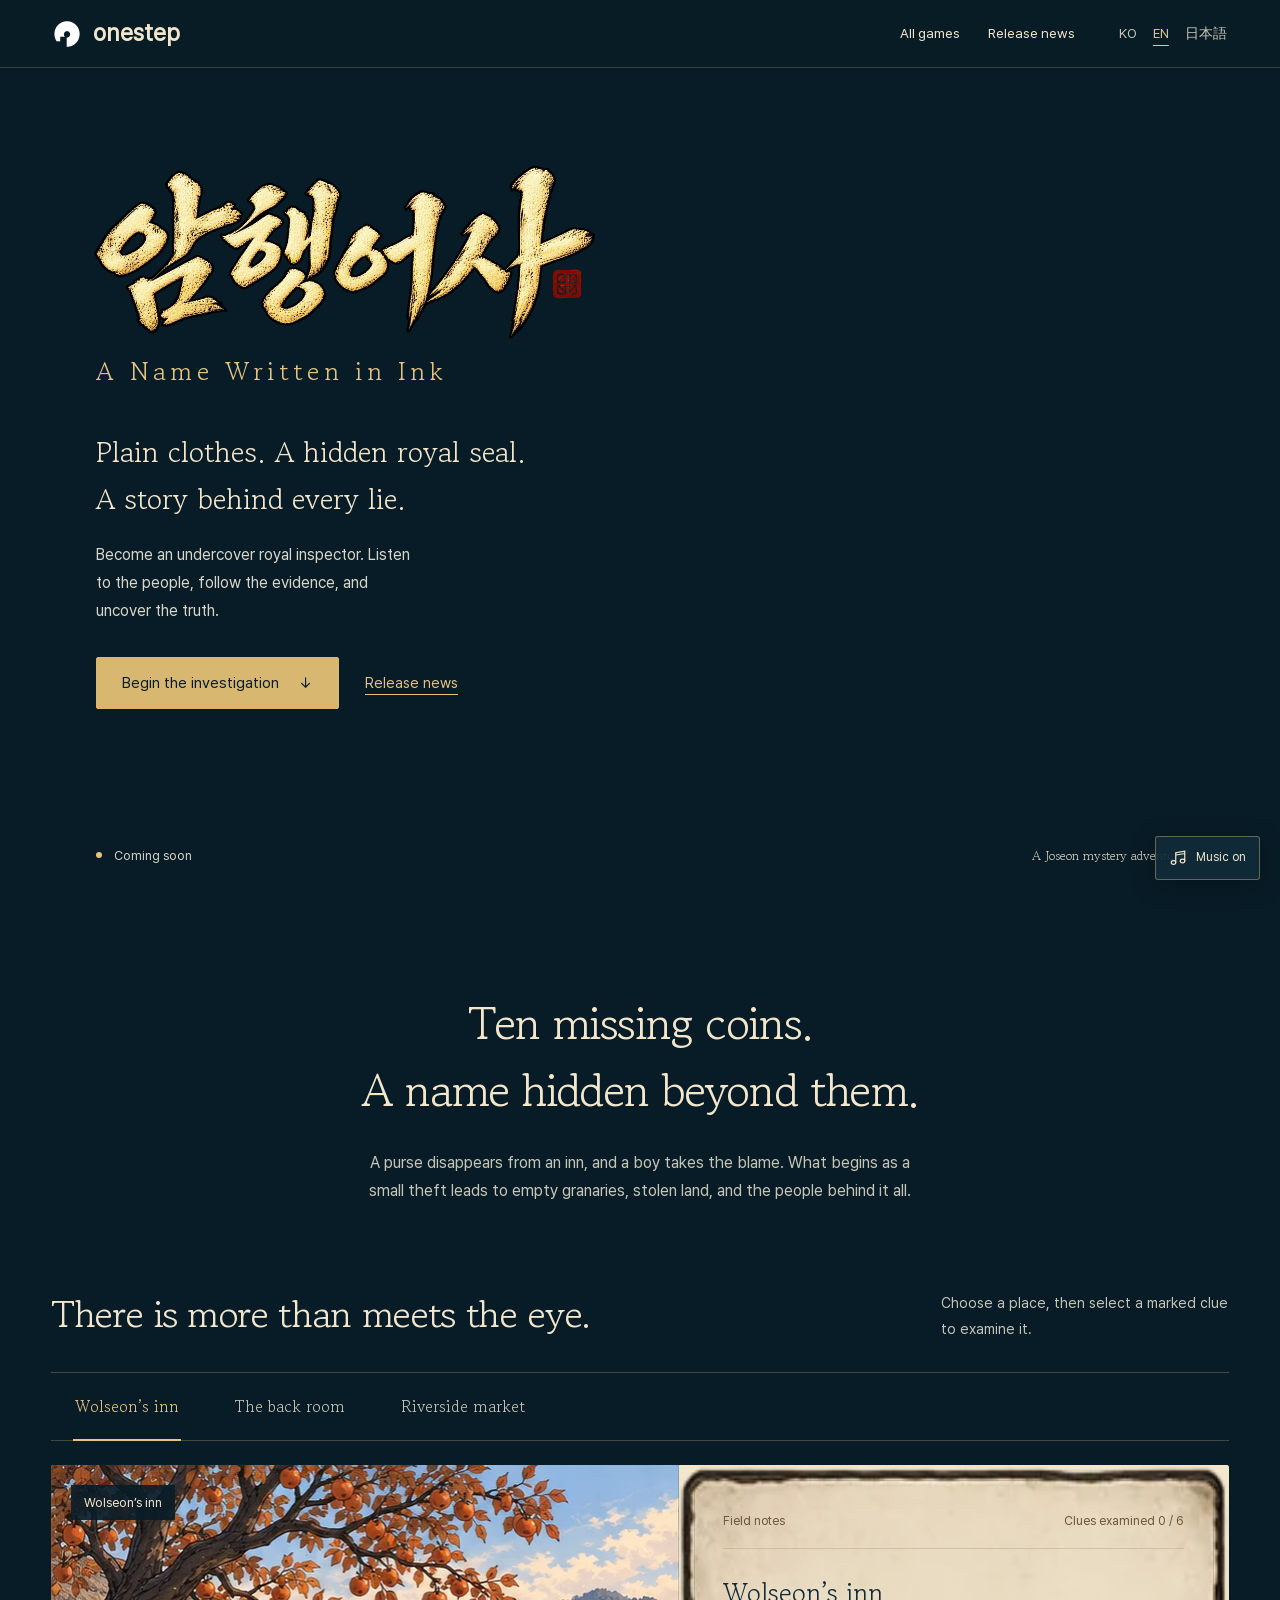
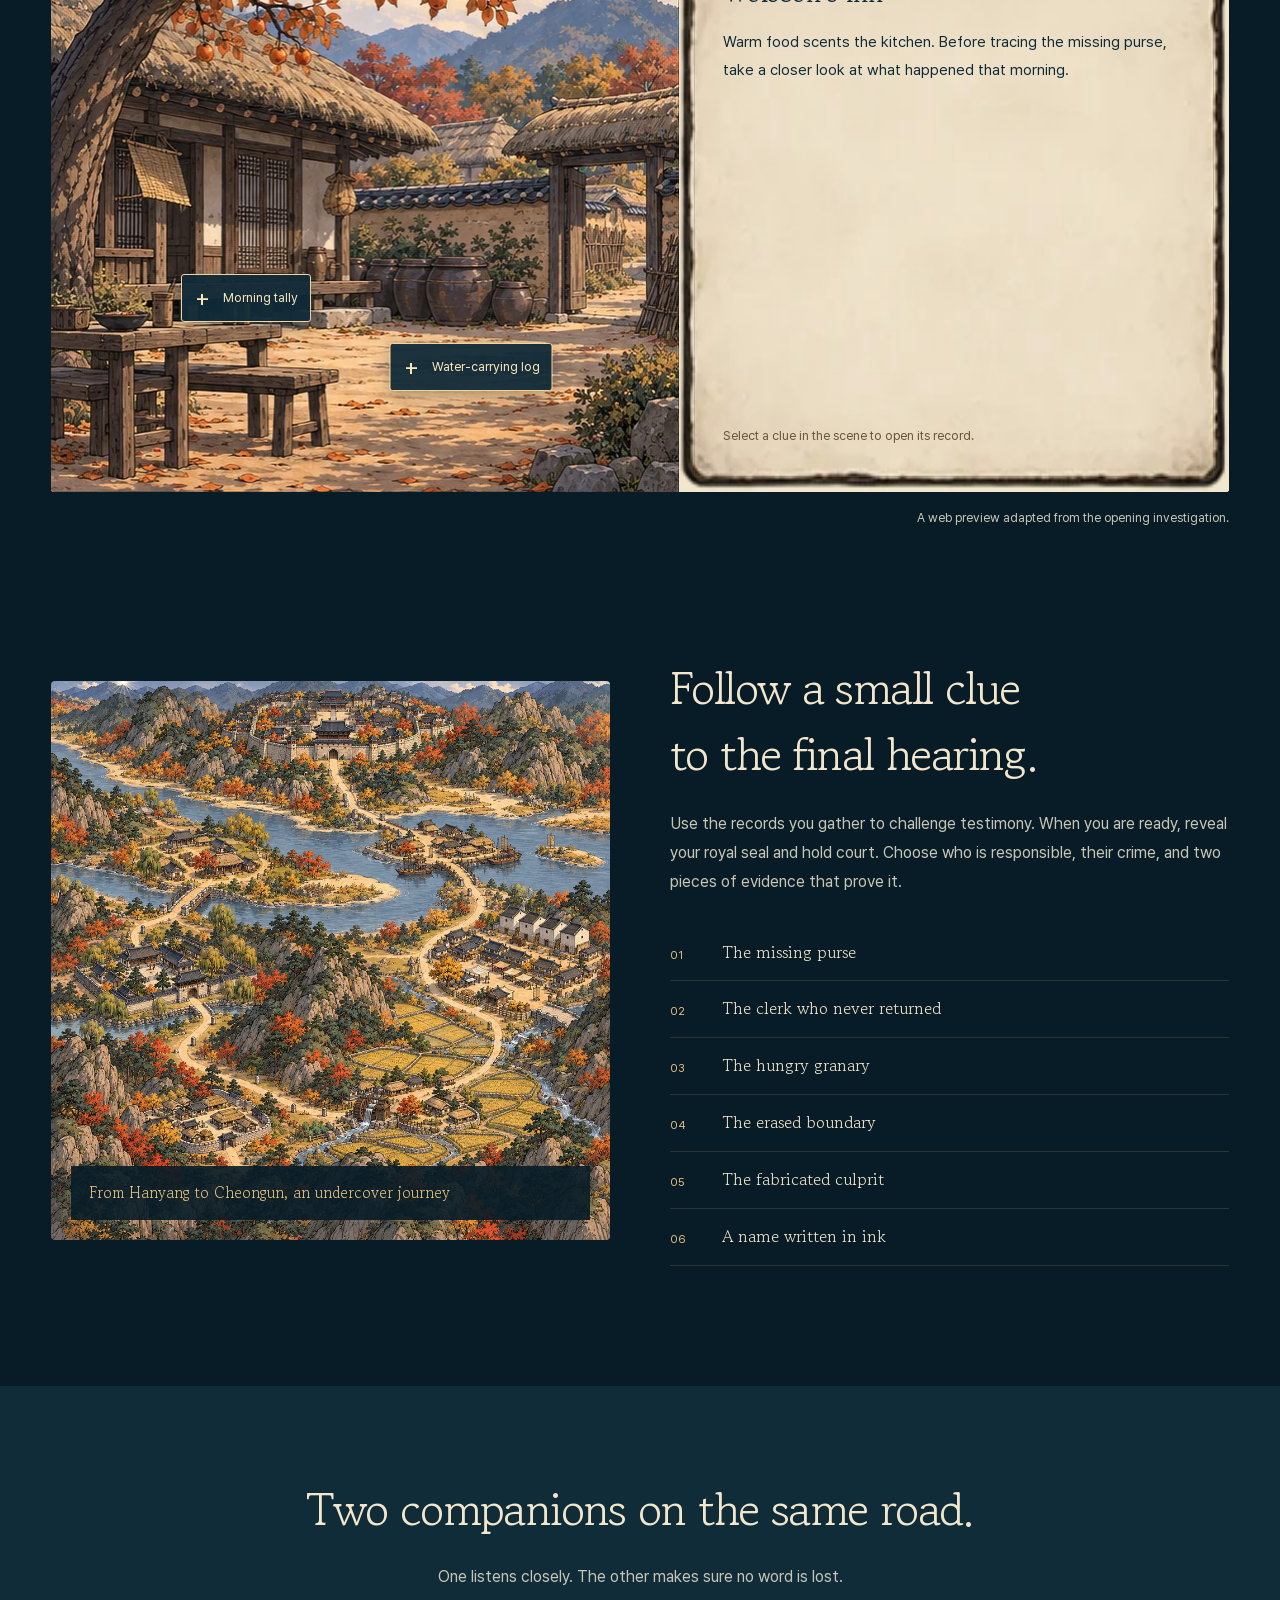
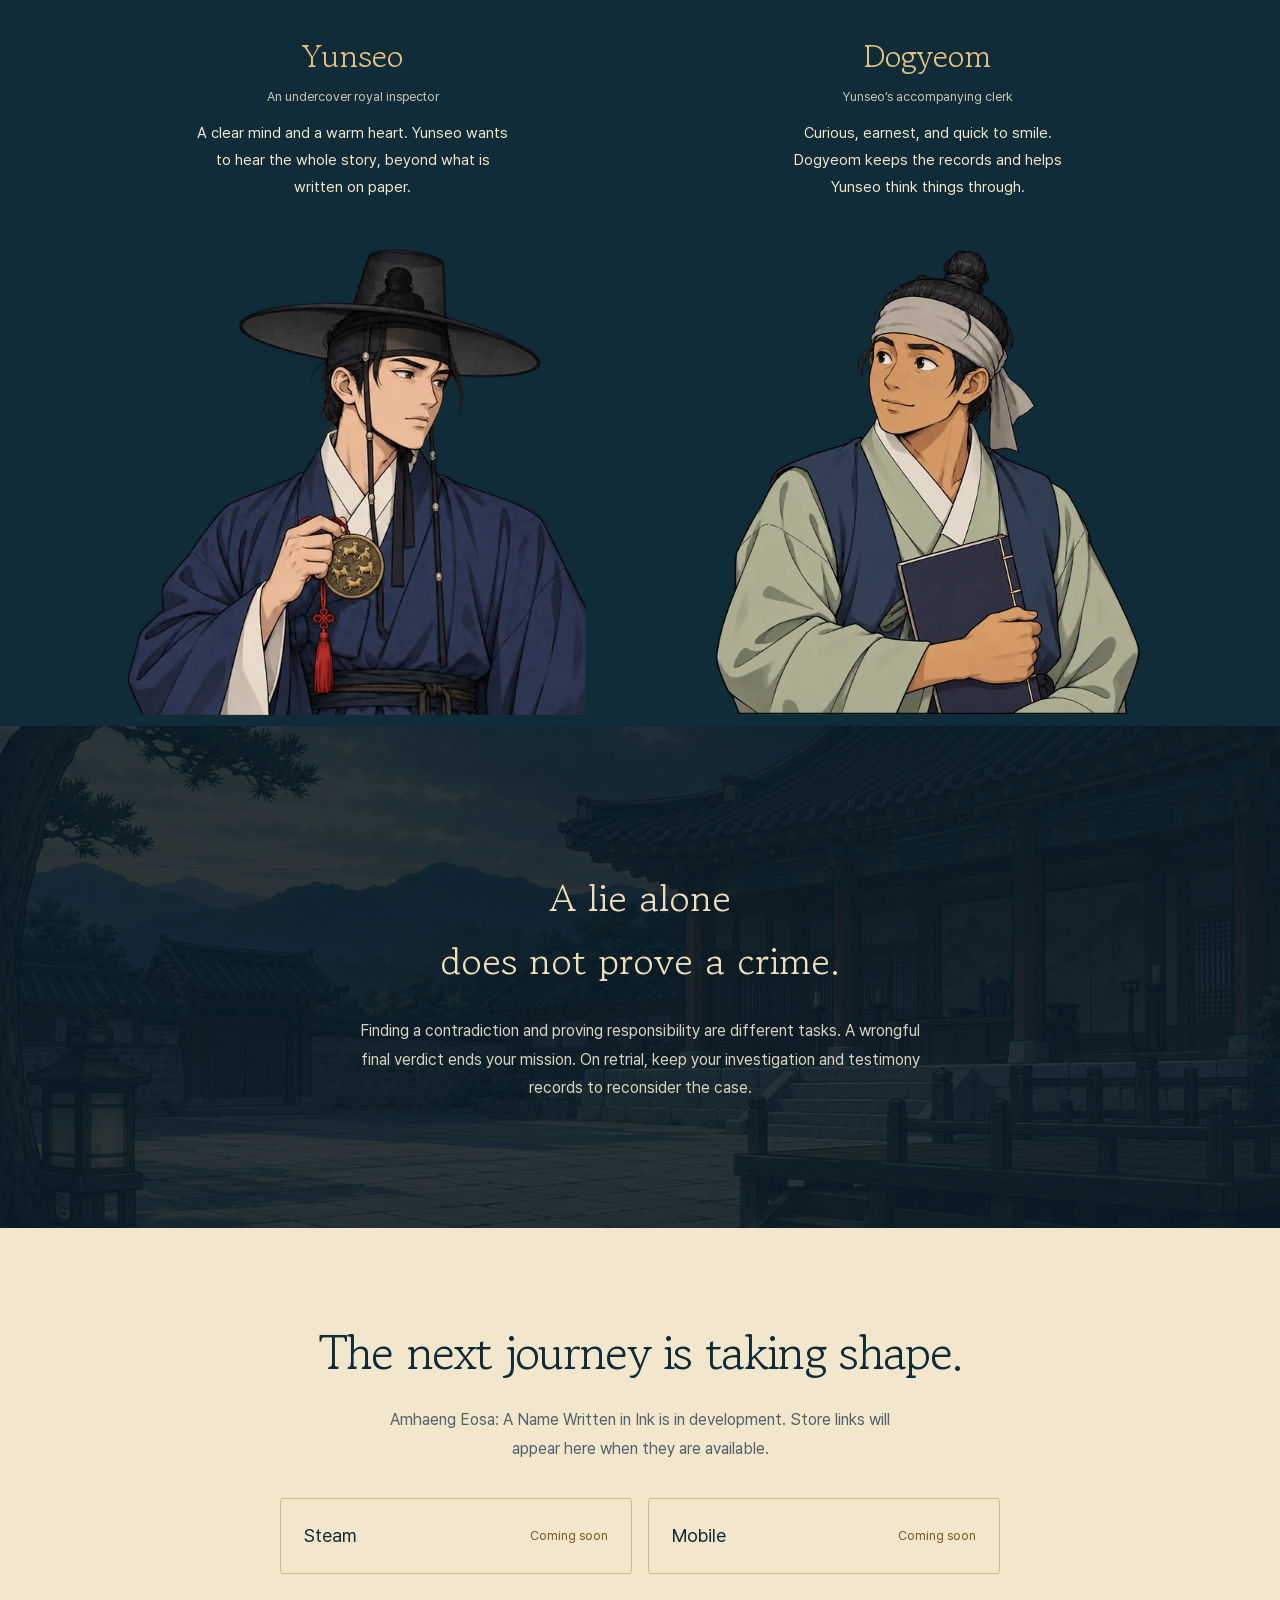
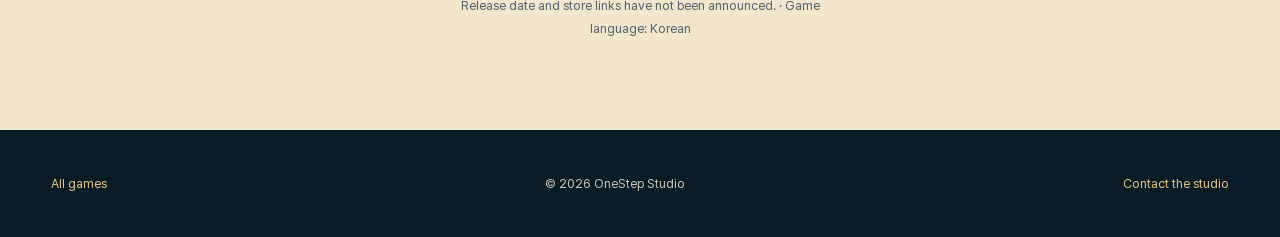
<file: en/games/amhaeng-eosa/index.html>
<!DOCTYPE html>
<html lang="en">
<head>
  <meta charset="utf-8">
  <meta name="viewport" content="width=device-width,initial-scale=1,viewport-fit=cover">
  <title>Amhaeng Eosa: A Name Written in Ink | OneStep Studio</title>
  <meta name="description" content="Go undercover with royal inspector Yunseo and his clerk Dogyeom. Investigate, challenge testimony with evidence, and deliver your own verdict. Coming soon.">
  <meta name="theme-color" content="#081c27">
  <meta name="color-scheme" content="dark light">
  <link rel="canonical" href="https://onestep-studio.github.io/en/games/amhaeng-eosa/">
  <link rel="alternate" hreflang="ko" href="https://onestep-studio.github.io/games/amhaeng-eosa/">
<link rel="alternate" hreflang="en" href="https://onestep-studio.github.io/en/games/amhaeng-eosa/">
<link rel="alternate" hreflang="ja" href="https://onestep-studio.github.io/ja/games/amhaeng-eosa/">
  <link rel="alternate" hreflang="x-default" href="https://onestep-studio.github.io/games/amhaeng-eosa/">
  <meta property="og:type" content="website">
  <meta property="og:locale" content="en_US">
  <meta property="og:site_name" content="OneStep Studio">
  <meta property="og:title" content="Amhaeng Eosa: A Name Written in Ink">
  <meta property="og:description" content="Go undercover with royal inspector Yunseo and his clerk Dogyeom. Investigate, challenge testimony with evidence, and deliver your own verdict. Coming soon.">
  <meta property="og:url" content="https://onestep-studio.github.io/en/games/amhaeng-eosa/">
  <meta property="og:image" content="https://onestep-studio.github.io/assets/amhaeng-eosa/social.jpg">
  <meta property="og:image:width" content="1200">
  <meta property="og:image:height" content="720">
  <meta name="twitter:card" content="summary_large_image">
  <meta name="twitter:title" content="Amhaeng Eosa: A Name Written in Ink">
  <meta name="twitter:description" content="Go undercover with royal inspector Yunseo and his clerk Dogyeom. Investigate, challenge testimony with evidence, and deliver your own verdict. Coming soon.">
  <meta name="twitter:image" content="https://onestep-studio.github.io/assets/amhaeng-eosa/social.jpg">
  <link rel="icon" href="/assets/onestep-favicon.png" type="image/png">
  <link rel="preload" as="image" href="/assets/amhaeng-eosa/lobby.webp" media="(min-width:701px)">
  <link rel="preload" as="image" href="/assets/amhaeng-eosa/lobby-mobile.webp" media="(max-width:700px)">
  <link rel="preload" as="font" href="/assets/amhaeng-eosa/EosaBatang.woff2" type="font/woff2" crossorigin>
  <link rel="stylesheet" href="/styles.css?v=eosa-1">
  <link rel="stylesheet" href="/games/amhaeng-eosa/eosa.css?v=1">
  <script defer src="/games/amhaeng-eosa/eosa.js?v=1"></script>
  <script type="application/ld+json">{"@context": "https://schema.org", "@type": "VideoGame", "name": "Amhaeng Eosa: A Name Written in Ink", "description": "Go undercover with royal inspector Yunseo and his clerk Dogyeom. Investigate, challenge testimony with evidence, and deliver your own verdict. Coming soon.", "url": "https://onestep-studio.github.io/en/games/amhaeng-eosa/", "image": "https://onestep-studio.github.io/assets/amhaeng-eosa/social.jpg", "genre": ["Adventure", "Mystery"], "inLanguage": "ko", "publisher": {"@type": "Organization", "name": "OneStep Studio", "url": "https://onestep-studio.github.io/"}}</script>
  <script defer src="/analytics.js?v=1"></script>
</head>
<body class="eosa-page">
  <a class="skip-link" href="#main">Skip to content</a>
  <header class="eosa-nav">
    <a class="wordmark" href="/en/" aria-label="OneStep Studio"><img class="wordmark-logo" src="/assets/onestep-logo.webp" width="32" height="32" alt=""><span>onestep</span></a>
    <nav aria-label="All games">
      <a href="/en/#games">All games</a><a class="nav-release" href="#release">Release news</a>
      <span class="eosa-languages" role="group" aria-label="Choose language"><a href="/games/amhaeng-eosa/" lang="ko">KO</a><a href="/en/games/amhaeng-eosa/" lang="en" aria-current="page">EN</a><a href="/ja/games/amhaeng-eosa/" lang="ja">日本語</a></span>
    </nav>
  </header>
  <main id="main">
    <section class="eosa-hero" aria-labelledby="game-title">
      <picture class="eosa-hero-art"><source media="(max-width:700px)" srcset="/assets/amhaeng-eosa/lobby-mobile.webp"><img src="/assets/amhaeng-eosa/lobby.webp" width="1536" height="1024" alt="" fetchpriority="high"></picture>
      <div class="eosa-hero-copy">
        <h1 class="eosa-title" id="game-title"><img src="/assets/amhaeng-eosa/title.webp" width="1000" height="375" alt="Amhaeng Eosa: A Name Written in Ink"></h1>
        <p class="eosa-subtitle" aria-hidden="true">A Name Written in Ink</p>
        <p class="eosa-hero-lead">Plain clothes. A hidden royal seal.<br>A story behind every lie.</p>
        <p class="eosa-hero-description">Become an undercover royal inspector. Listen to the people, follow the evidence, and uncover the truth.</p>
        <div class="eosa-actions"><a class="eosa-button" href="#investigation">Begin the investigation <span aria-hidden="true">↓</span></a><a class="eosa-text-link" href="#release">Release news</a></div>
      </div>
      <div class="eosa-hero-bottom"><span class="eosa-release-tag">Coming soon</span><span>A Joseon mystery adventure</span></div>
    </section>
    <section class="eosa-intro" aria-labelledby="story-title"><h2 id="story-title">Ten missing coins.<br>A name hidden beyond them.</h2><p>A purse disappears from an inn, and a boy takes the blame. What begins as a small theft leads to empty granaries, stolen land, and the people behind it all.</p></section>
    <section class="eosa-section eosa-experience" id="investigation" aria-labelledby="investigation-title">
      <div class="experience-heading"><h2 id="investigation-title">There is more than meets the eye.</h2><p>Choose a place, then select a marked clue to examine it.</p></div>
      <div class="eosa-location-nav" role="group" aria-label="Investigation locations"><button type="button" data-location="0" aria-pressed="true" aria-controls="investigation-view">Wolseon’s inn</button><button type="button" data-location="1" aria-pressed="false" aria-controls="investigation-view">The back room</button><button type="button" data-location="2" aria-pressed="false" aria-controls="investigation-view">Riverside market</button></div>
      <div class="eosa-scene-layout" id="investigation-view">
        <div class="eosa-scene">
          <img data-scene-image src="/assets/amhaeng-eosa/village.webp" width="627" height="627" alt="An autumn courtyard outside a thatched inn" loading="lazy">
          <span class="eosa-scene-caption" data-scene-name>Wolseon’s inn</span>
          <button class="eosa-hotspot" type="button" style="--x:31%;--y:69%" data-spot="0" aria-pressed="false" aria-controls="field-notes" hidden>Morning tally</button>
          <button class="eosa-hotspot" type="button" style="--x:67%;--y:80%" data-spot="1" aria-pressed="false" aria-controls="field-notes" hidden>Water-carrying log</button>
        </div>
        <div class="eosa-notebook" id="field-notes" role="region" aria-label="Field notes">
          <div class="eosa-note-status"><span>Field notes</span><span data-note-count>Clues examined 0 / 6</span></div>
          <div aria-live="polite" aria-atomic="true"><h3 data-note-title>Wolseon’s inn</h3><p class="eosa-note-body" data-note-body>Warm food scents the kitchen. Before tracing the missing purse, take a closer look at what happened that morning.</p></div>
          <img class="eosa-evidence-art" data-note-image src="/assets/amhaeng-eosa/receipt.webp" alt="" width="180" height="140" hidden>
          <p class="eosa-note-footer"><span data-note-hint>Select a clue in the scene to open its record.</span> <button type="button" data-reset hidden>Reset the notes</button></p>
        </div>
      </div>
      <p class="eosa-preview-note">A web preview adapted from the opening investigation.</p>
      <noscript><p>Choose a place, then select a marked clue to examine it. · JavaScript</p></noscript>
    </section>
    <section class="eosa-section eosa-path" aria-labelledby="journey-title">
      <figure class="eosa-map"><img src="/assets/amhaeng-eosa/journey.webp" width="1000" height="1000" alt="A painted map connecting Hanyang with the towns and river crossings of the investigation" loading="lazy"><figcaption>From Hanyang to Cheongun, an undercover journey</figcaption></figure>
      <div class="eosa-path-copy"><h2 id="journey-title">Follow a small clue<br>to the final hearing.</h2><p>Use the records you gather to challenge testimony. When you are ready, reveal your royal seal and hold court. Choose who is responsible, their crime, and two pieces of evidence that prove it.</p><ol class="eosa-case-list" aria-label="Amhaeng Eosa: A Name Written in Ink"><li><span>01</span>The missing purse</li><li><span>02</span>The clerk who never returned</li><li><span>03</span>The hungry granary</li><li><span>04</span>The erased boundary</li><li><span>05</span>The fabricated culprit</li><li><span>06</span>A name written in ink</li></ol></div>
    </section>
    <section class="eosa-cast" aria-labelledby="cast-title">
      <div class="eosa-cast-heading"><h2 id="cast-title">Two companions on the same road.</h2><p>One listens closely. The other makes sure no word is lost.</p></div>
      <div class="eosa-cast-grid">
        <article class="eosa-character"><div class="eosa-character-copy"><h3>Yunseo</h3><p class="eosa-character-role">An undercover royal inspector</p><p class="eosa-character-description">A clear mind and a warm heart. Yunseo wants to hear the whole story, beyond what is written on paper.</p></div><img src="/assets/amhaeng-eosa/yunseo.webp" width="640" height="680" alt="Yunseo" loading="lazy"></article>
        <article class="eosa-character"><div class="eosa-character-copy"><h3>Dogyeom</h3><p class="eosa-character-role">Yunseo’s accompanying clerk</p><p class="eosa-character-description">Curious, earnest, and quick to smile. Dogyeom keeps the records and helps Yunseo think things through.</p></div><img src="/assets/amhaeng-eosa/dogyeom.webp" width="640" height="680" alt="Dogyeom" loading="lazy"></article>
      </div>
    </section>
    <section class="eosa-judgment" aria-label="A name written in ink"><img src="/assets/amhaeng-eosa/court.webp" width="1440" height="960" alt="" loading="lazy"><blockquote>A lie alone<br>does not prove a crime.</blockquote><p>Finding a contradiction and proving responsibility are different tasks. A wrongful final verdict ends your mission. On retrial, keep your investigation and testimony records to reconsider the case.</p></section>
    <section class="eosa-stores" id="release" aria-labelledby="release-title"><h2 id="release-title">The next journey is taking shape.</h2><p>Amhaeng Eosa: A Name Written in Ink is in development. Store links will appear here when they are available.</p><ul class="eosa-store-list" aria-label="Release news"><li><strong>Steam</strong><span>Coming soon</span></li><li><strong>Mobile</strong><span>Coming soon</span></li></ul><p class="eosa-store-note">Release date and store links have not been announced. · Game language: Korean</p></section>
  </main>
  <footer class="eosa-footer"><a href="/en/#games">All games</a><p>© 2026 OneStep Studio</p><a href="mailto:contact@onestep-games.com">Contact the studio</a></footer>
  <button class="eosa-sound" data-sound type="button" aria-pressed="false" hidden><svg viewBox="0 0 24 24" aria-hidden="true"><path d="M9 18V5l12-2v13M9 8l12-2"/><ellipse cx="6" cy="18" rx="3" ry="2.5"/><ellipse cx="18" cy="16" rx="3" ry="2.5"/></svg><span>Music on</span></button>
  <p class="eosa-sound-message" role="status" data-sound-message></p>
  <audio data-music src="/assets/amhaeng-eosa/title.mp3" preload="none" loop></audio>
  <script type="application/json" id="eosa-content">{"locations": [{"name": "Wolseon’s inn", "image": "village", "ambient": "Warm food scents the kitchen. Before tracing the missing purse, take a closer look at what happened that morning.", "spots": [{"name": "Morning tally", "image": "receipt", "text": "After Soli went to fetch water, Wolseon counted ten coins herself.\n\nThe money disappeared after this count."}, {"name": "Water-carrying log", "image": "gate", "text": "Soli was fetching water before the count was finished.\n\nA worker recorded when the buckets arrived. Compare the records to establish the order of events."}]}, {"name": "The back room", "image": "room", "ambient": "A low table wobbles beneath the window. Even a quiet room holds traces to compare against what people say.", "spots": [{"name": "Key register", "image": "debt", "text": "There are two keys to the back room: one for the guest and one for the owner.\n\nGimyeon had the guest key. The other hung by the kitchen counter. Who could have reached it?"}, {"name": "Door-bolt marks", "image": "footprints", "text": "The bolt was not fastened from inside. The door could be opened with a key from outside.\n\nA locked door does not prove that only one person could enter."}]}, {"name": "Riverside market", "image": "river", "ambient": "A puppy sleeps beside Soli’s shoes. Listen for what happened beyond the inn, too.", "spots": [{"name": "Fish debt note", "image": "first-slip", "text": "Soli recorded a debt for fish that the puppy had disturbed.\n\nThis note concerns the fish. It does not record a payment of the ten missing coins."}, {"name": "A witness by the well", "image": "gate", "text": "The fish seller saw Soli empty-handed while he washed the puppy.\n\nThat witness saw only part of the day. Can one account explain everything?"}]}], "sceneAlt": ["An autumn courtyard outside a thatched inn", "Sunlight entering a small room behind the inn", "A boat moored at a willow-lined river crossing"], "notebook": "Field notes", "notebookHint": "Select a clue in the scene to open its record.", "progress": "Clues examined", "soundOn": "Music on", "soundOff": "Music off", "soundError": "The music could not load. Select the button to try again."}</script>
</body>
</html>
</file>
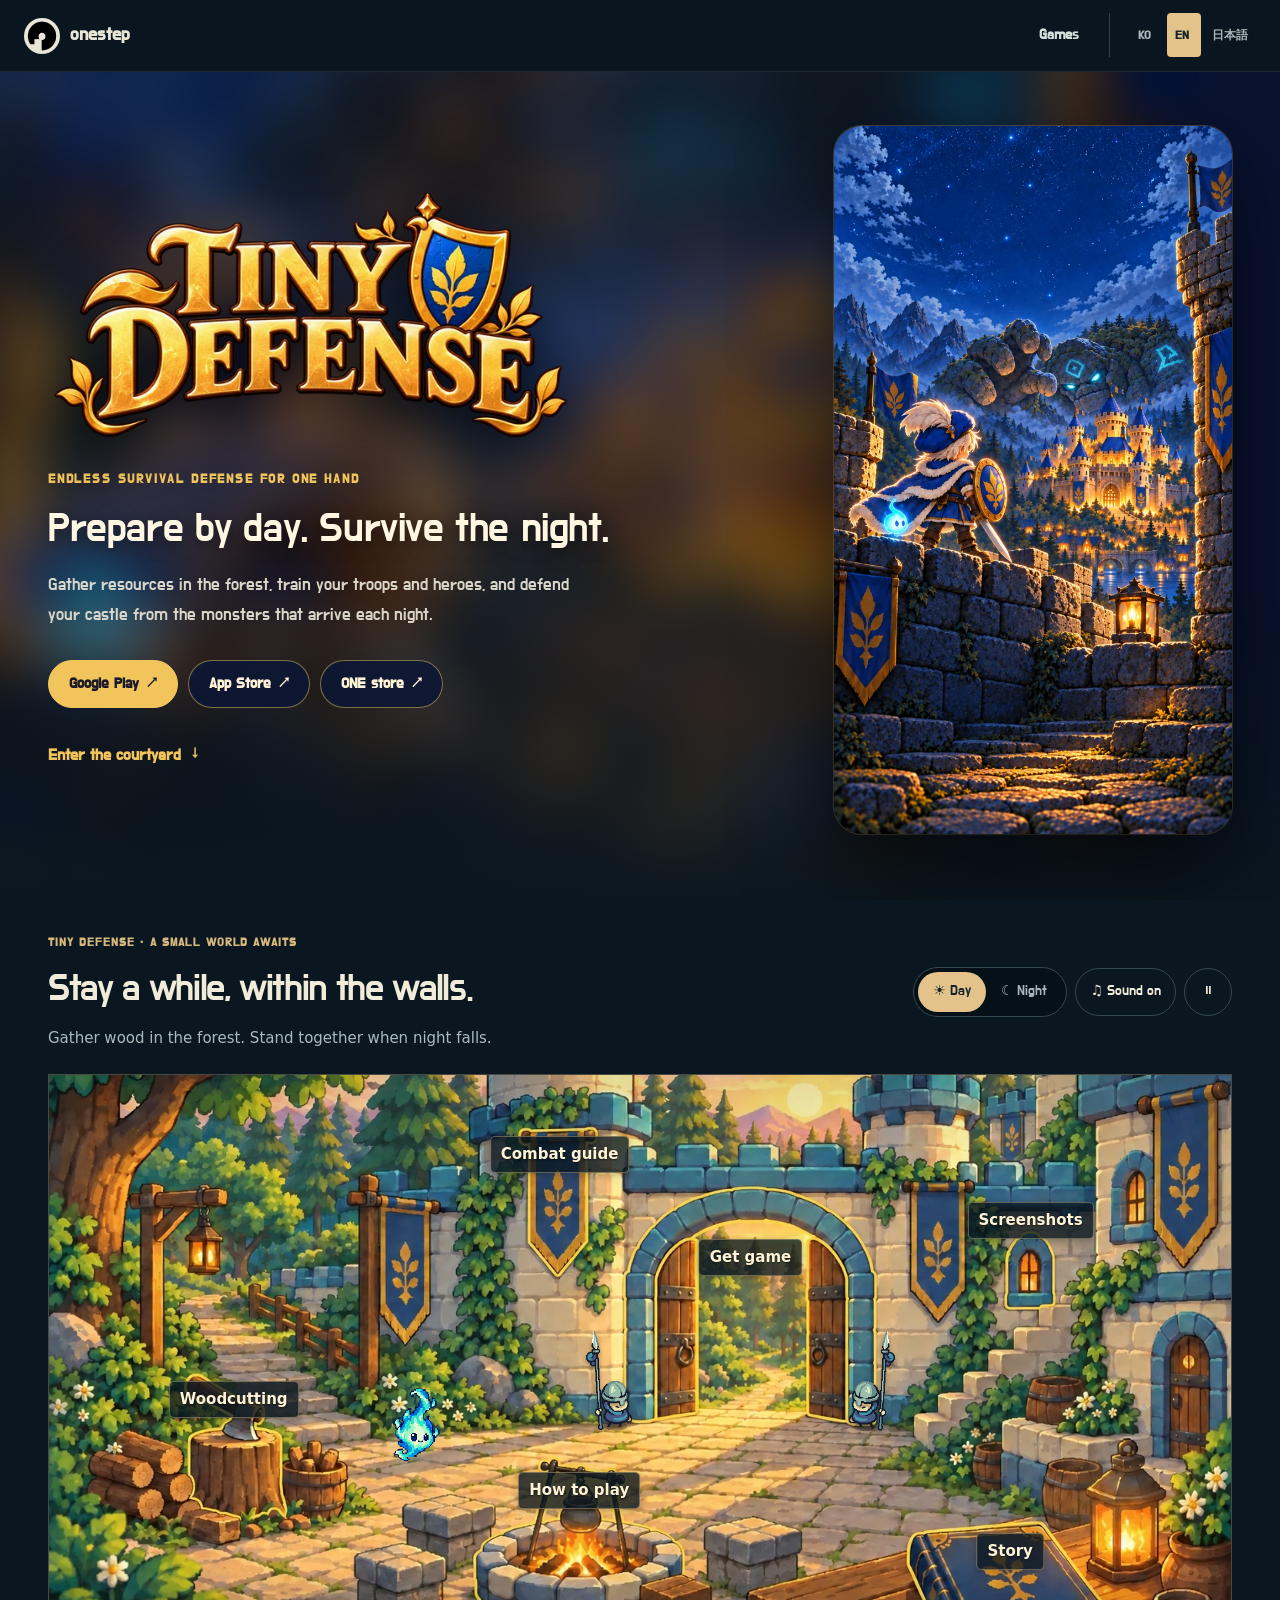
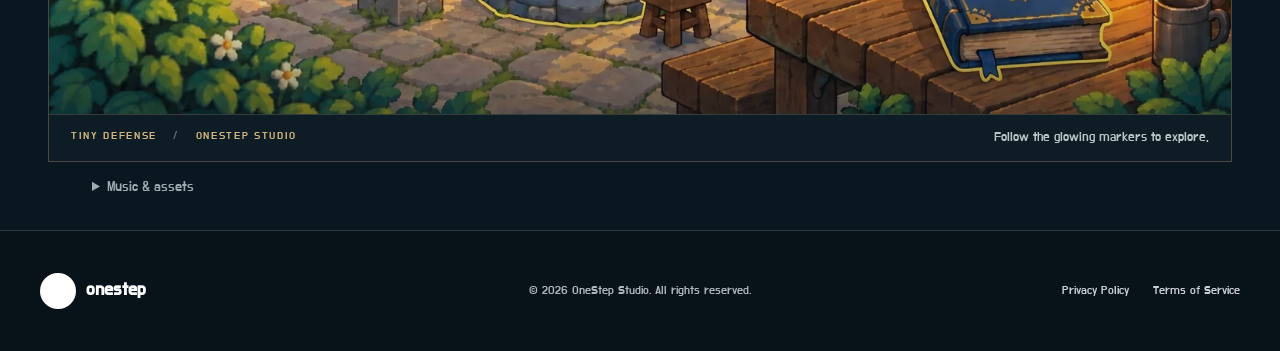
<file: en/games/tiny-defense/index.html>
<!DOCTYPE html>
<html lang="en">
<head>
  <meta charset="utf-8">
  <meta name="viewport" content="width=device-width, initial-scale=1">
  <meta name="description" content="Tiny Defense is a one-handed, portrait-mode endless survival defense game. Gather resources by day and defend your castle by night.">
  <meta name="theme-color" content="#0b1720">
  <meta name="color-scheme" content="dark light">
  <link rel="canonical" href="https://onestep-studio.github.io/en/games/tiny-defense/">
  <link rel="alternate" hreflang="ko" href="https://onestep-studio.github.io/games/tiny-defense/">
  <link rel="alternate" hreflang="en" href="https://onestep-studio.github.io/en/games/tiny-defense/">
  <link rel="alternate" hreflang="ja" href="https://onestep-studio.github.io/ja/games/tiny-defense/">
  <link rel="alternate" hreflang="x-default" href="https://onestep-studio.github.io/games/tiny-defense/">

  <meta property="og:type" content="website">
  <meta property="og:locale" content="en_US">
  <meta property="og:site_name" content="OneStep Studio">
  <meta property="og:title" content="Tiny Defense | OneStep Studio">
  <meta property="og:description" content="Prepare by day. Survive the night. An endless survival defense game made for one-handed play.">
  <meta property="og:url" content="https://onestep-studio.github.io/en/games/tiny-defense/">
  <meta property="og:image" content="https://onestep-studio.github.io/assets/og-image.jpg">
  <meta property="og:image:secure_url" content="https://onestep-studio.github.io/assets/og-image.jpg">
  <meta property="og:image:type" content="image/jpeg">
  <meta property="og:image:width" content="1200">
  <meta property="og:image:height" content="630">
  <meta property="og:image:alt" content="Tiny Defense — A young hero and a spirit guarding a castle at night, with a giant stone troll beyond">

  <meta name="twitter:card" content="summary_large_image">
  <meta name="twitter:title" content="Tiny Defense | OneStep Studio">
  <meta name="twitter:description" content="Prepare by day. Survive the night. An endless survival defense game made for one-handed play.">
  <meta name="twitter:image" content="https://onestep-studio.github.io/assets/og-image.jpg">

  <title>Tiny Defense | OneStep Studio</title>
  <link rel="icon" href="/assets/favicon.png" type="image/png">
  <link rel="apple-touch-icon" href="/assets/apple-touch-icon.png">


  <link rel="stylesheet" href="/styles.css?v=ui-2">
  <script defer src="/script.js?v=hierarchy-1"></script>
  <script type="application/ld+json">
    {
      "@context": "https://schema.org",
      "@type": "VideoGame",
      "name": "Tiny Defense",
      "description": "Tiny Defense is a one-handed, portrait-mode endless survival defense game. Gather resources by day and defend your castle by night.",
      "genre": ["Defense", "Survival", "Casual"],
      "gamePlatform": ["Android", "iOS"],
      "inLanguage": "en",
      "publisher": {
        "@type": "Organization",
        "name": "OneStep Studio",
        "url": "https://onestep-studio.github.io/"
      },
      "image": "https://onestep-studio.github.io/assets/og-image.jpg",
      "sameAs": [
        "https://play.google.com/store/apps/details?id=com.onestep.tinydefense",
        "https://apps.apple.com/app/id6785383234",
        "https://m.onestore.co.kr/v2/ko-kr/app/0001007324"
      ],
      "url": "https://onestep-studio.github.io/en/games/tiny-defense/"
    }
  </script>
<link rel="preload" as="image" href="/assets/world/courtyard-day-outlined-v1.webp">
<link rel="stylesheet" href="/world.css?v=world-32">
<script defer src="/book-turn.js?v=2"></script>
<script defer src="/courtyard-audio.js?v=1"></script>
  <script defer src="/world.js?v=world-32"></script>
<script defer src="/map-panels.js?v=map-3"></script>
<link rel="preload" href="/assets/fonts/DoHyeon.woff2" as="font" type="font/woff2" crossorigin>
<link rel="stylesheet" href="/reader.css?v=reader-8">
<script defer src="/courtyard-life.js?v=life-2"></script>
<link rel="stylesheet" href="/courtyard-life.css?v=life-1">
<script defer src="/courtyard-combat.js?v=combat-1"></script>
<link rel="stylesheet" href="/brand-hero.css?v=brand-1">
  <script defer src="/analytics.js?v=1"></script>
</head>
<body class="game-page courtyard-page">
  <a class="skip-link" href="#main">Skip to main content</a>

  <header class="site-header" data-header>
    <div class="header-inner">
      <a class="wordmark" href="/en/" aria-label="OneStep Studio home">
        <img class="wordmark-logo" src="/assets/onestep-logo.webp" alt="" width="512" height="512">
        <span>onestep</span>
      </a>

      <nav class="primary-nav" id="primary-nav" aria-label="Primary navigation">
        <a href="/en/">Games</a>
        <span class="language-switcher" role="group" aria-label="Select language">
          <a href="/games/tiny-defense/" lang="ko">KO</a>
          <a href="/en/games/tiny-defense/" lang="en" aria-current="page">EN</a>
          <a href="/ja/games/tiny-defense/" lang="ja">日本語</a>
        </span>
      </nav>

      <button class="menu-toggle" type="button" aria-expanded="false" aria-controls="primary-nav" aria-label="Open menu" data-label-open="Open menu" data-label-close="Close menu">
        <span></span>
        <span></span>
        <span></span>
      </button>
    </div>
  </header>

  <main id="main">
    <!-- WORLD EXPERIENCE START -->
    <section class="brand-hero" aria-labelledby="brand-title">
      <img class="brand-hero-backdrop" src="/assets/brand-20261014/lobby-720.webp" alt="" width="720" height="1280" loading="lazy" aria-hidden="true">
      <div class="brand-hero-inner">
        <figure class="brand-hero-art"><img src="/assets/brand-20261014/lobby-720.webp" srcset="/assets/brand-20261014/lobby-720.webp 720w, /assets/brand-20261014/lobby-1080.webp 1080w" sizes="(max-width: 820px) 100vw, 46vh" width="1080" height="1920" alt="A young hero and a spirit guarding a castle at night, with a giant stone troll beyond" fetchpriority="high"></figure>
        <div class="brand-hero-copy">
          <h1 id="brand-title"><img src="/assets/brand-20261014/title-640.webp" srcset="/assets/brand-20261014/title-640.webp 640w, /assets/brand-20261014/title-1200.webp 1200w" sizes="(max-width: 820px) 78vw, 520px" width="1200" height="596" alt="Tiny Defense"></h1>
          <p class="brand-eyebrow">Endless survival defense for one hand</p>
          <p class="brand-tagline">Prepare by day. Survive the night.</p>
          <p class="brand-intro">Gather resources in the forest, train your troops and heroes, and defend your castle from the monsters that arrive each night.</p>
          <ul class="brand-stores" aria-label="Get the game"><li><a href="https://play.google.com/store/apps/details?id=com.onestep.tinydefense" target="_blank" rel="noopener">Google Play <span aria-hidden="true">↗</span></a></li><li><a href="https://apps.apple.com/app/id6785383234" target="_blank" rel="noopener">App Store <span aria-hidden="true">↗</span></a></li><li><a href="https://m.onestore.co.kr/v2/ko-kr/app/0001007324" target="_blank" rel="noopener">ONE store <span aria-hidden="true">↗</span></a></li></ul>
          <a class="brand-enter" href="#top">Enter the courtyard <span aria-hidden="true">↓</span></a>
        </div>
      </div>
    </section>
    <section class="world" id="top" aria-labelledby="world-title" data-world data-time="day" data-story-revision="rewind-7ea92e746903">
      <div class="world-heading">
        <div><p class="world-eyebrow">TINY DEFENSE · A SMALL WORLD AWAITS</p><h2 class="world-title" id="world-title">Stay a while, within the walls.</h2><p class="world-intro">Gather wood in the forest. Stand together when night falls.</p></div>
        <div class="world-controls" data-world-controls hidden>
          <div class="time-switch" role="group" aria-label="Day / Night"><button type="button" data-time-choice="day" aria-pressed="true">☀ <span>Day</span></button><button type="button" data-time-choice="night" aria-pressed="false">☾ <span>Night</span></button></div>
          <button class="quiet-button" type="button" data-sound aria-pressed="false">♫ <span>Sound on</span></button>
          <button class="quiet-button motion-button" type="button" data-motion aria-pressed="false" aria-label="Pause motion">Ⅱ</button>
        </div>
      </div>
      <div class="world-stage">
        <div class="world-landscape">
          <img class="courtyard courtyard-day" src="/assets/world/courtyard-day-outlined-v1.webp" width="1536" height="1024" alt="Gather wood in the forest. Stand together when night falls." fetchpriority="high">
          <img class="courtyard courtyard-night" src="/assets/world/courtyard-night-outlined-v1.webp" width="1536" height="1024" alt="" loading="lazy">
          <div class="courtyard-actors" aria-hidden="true" hidden><div class="gate-guard guard-left"><div class="lancer-sprite"></div></div><div class="gate-guard guard-right"><div class="lancer-sprite"></div></div><div class="courtyard-walker" data-character="boy" data-scene="0" style="--x1:25%;--y1:68%;--x2:34%;--y2:67%;--x3:46%;--y3:64%;--delay:0s;--facing:1;--enter:1;--leave:1;z-index:67"><div class="walker-facing"><div class="walker-motion"><div class="walker-sprite" style="background-image:url(/assets/world/cast/boy.webp?v=2)"></div></div><div class="walker-rest"><div class="walker-idle" style="background-image:url(/assets/world/cast/boy-idle.webp?v=2)"></div></div></div><p class="courtyard-bubble">I hope Grandpa gets some rest today.</p></div><div class="courtyard-walker" data-character="guardian" data-scene="1" style="--x1:58%;--y1:59%;--x2:39%;--y2:68%;--x3:28%;--y3:66%;--delay:28s;--facing:1;--enter:-1;--leave:-1;z-index:68"><div class="walker-facing"><div class="walker-motion"><div class="walker-sprite" style="background-image:url(/assets/world/cast/guardian.webp?v=2)"></div></div><div class="walker-rest"><div class="walker-idle" style="background-image:url(/assets/world/cast/guardian-idle.webp?v=2)"></div></div></div><p class="courtyard-bubble">Rest by the fire. I&#x27;ll watch the gate.</p></div><div class="courtyard-walker" data-character="mage" data-scene="1" style="--x1:68%;--y1:63%;--x2:50%;--y2:68%;--x3:61%;--y3:60%;--delay:28s;--facing:-1;--enter:-1;--leave:1;z-index:68"><div class="walker-facing"><div class="walker-motion"><div class="walker-sprite" style="background-image:url(/assets/world/cast/mage.webp?v=2)"></div></div><div class="walker-rest"><div class="walker-idle" style="background-image:url(/assets/world/cast/mage-idle.webp?v=2)"></div></div></div><p class="courtyard-bubble" data-reply>You rest too. I&#x27;ll tend the fire.</p></div><div class="courtyard-walker" data-character="girl" data-scene="2" style="--x1:73%;--y1:69%;--x2:65%;--y2:67%;--x3:58%;--y3:62%;--delay:56s;--facing:-1;--enter:-1;--leave:-1;z-index:67"><div class="walker-facing"><div class="walker-motion"><div class="walker-sprite" style="background-image:url(/assets/world/cast/girl.webp?v=2)"></div></div><div class="walker-rest"><div class="walker-idle" style="background-image:url(/assets/world/cast/girl-idle.webp?v=2)"></div></div></div><p class="courtyard-bubble">Plenty of firewood. Time for a little break?</p></div><div class="courtyard-walker" data-character="berserker" data-scene="3" style="--x1:28%;--y1:65%;--x2:38%;--y2:68%;--x3:28%;--y3:65%;--delay:84s;--facing:1;--enter:1;--leave:-1;z-index:68"><div class="walker-facing"><div class="walker-motion"><div class="walker-sprite" style="background-image:url(/assets/world/cast/berserker.webp?v=2)"></div></div><div class="walker-rest"><div class="walker-idle" style="background-image:url(/assets/world/cast/berserker-idle.webp?v=2)"></div></div></div><p class="courtyard-bubble">I&#x27;m warmed up. How about a spar?</p></div><div class="courtyard-walker" data-character="duelist" data-scene="3" style="--x1:64%;--y1:60%;--x2:50%;--y2:68%;--x3:64%;--y3:60%;--delay:84s;--facing:-1;--enter:-1;--leave:1;z-index:68"><div class="walker-facing"><div class="walker-motion"><div class="walker-sprite" style="background-image:url(/assets/world/cast/duelist.webp?v=2)"></div></div><div class="walker-rest"><div class="walker-idle" style="background-image:url(/assets/world/cast/duelist-idle.webp?v=2)"></div></div></div><p class="courtyard-bubble" data-reply>Gladly. After the soup.</p></div><div class="courtyard-walker" data-character="pawn" data-scene="4" style="--x1:24%;--y1:68%;--x2:32%;--y2:66%;--x3:45%;--y3:63%;--delay:112s;--facing:1;--enter:1;--leave:1;z-index:66"><div class="walker-facing"><div class="walker-motion"><div class="walker-sprite" style="background-image:url(/assets/world/cast/pawn.webp?v=2)"></div></div><div class="walker-rest"><div class="walker-idle" style="background-image:url(/assets/world/cast/pawn-idle.webp?v=2)"></div></div></div><p class="courtyard-bubble">This should keep everyone warm.</p></div><div class="courtyard-walker" data-character="dark-knight" data-scene="5" style="--x1:69%;--y1:64%;--x2:59%;--y2:59%;--x3:69%;--y3:64%;--delay:140s;--facing:-1;--enter:-1;--leave:1;z-index:59"><div class="walker-facing"><div class="walker-motion"><div class="walker-sprite" style="background-image:url(/assets/world/cast/dark-knight.webp?v=2)"></div></div><div class="walker-rest"><div class="walker-idle" style="background-image:url(/assets/world/cast/dark-knight-idle.webp?v=2)"></div></div></div><p class="courtyard-bubble">Quiet for now. Rest a little longer.</p></div></div>
          <div class="world-dust" aria-hidden="true"></div><div class="fire-glow" aria-hidden="true"></div><div class="lantern-glow" aria-hidden="true"></div>
          <div class="world-motes" aria-hidden="true"><i style="--i:0"></i><i style="--i:1"></i><i style="--i:2"></i><i style="--i:3"></i><i style="--i:4"></i><i style="--i:5"></i><i style="--i:6"></i><i style="--i:7"></i><i style="--i:8"></i><i style="--i:9"></i><i style="--i:10"></i><i style="--i:11"></i><i style="--i:12"></i><i style="--i:13"></i></div>
          <div class="season-weather" aria-hidden="true"><i style="--i:0;--x:2%"></i><i style="--i:1;--x:25%"></i><i style="--i:2;--x:48%"></i><i style="--i:3;--x:71%"></i><i style="--i:4;--x:94%"></i><i style="--i:5;--x:21%"></i><i style="--i:6;--x:44%"></i><i style="--i:7;--x:67%"></i><i style="--i:8;--x:90%"></i><i style="--i:9;--x:17%"></i><i style="--i:10;--x:40%"></i><i style="--i:11;--x:63%"></i><i style="--i:12;--x:86%"></i><i style="--i:13;--x:13%"></i><i style="--i:14;--x:36%"></i><i style="--i:15;--x:59%"></i><i style="--i:16;--x:82%"></i><i style="--i:17;--x:9%"></i><i style="--i:18;--x:32%"></i><i style="--i:19;--x:55%"></i><i style="--i:20;--x:78%"></i><i style="--i:21;--x:5%"></i><i style="--i:22;--x:28%"></i><i style="--i:23;--x:51%"></i></div>
          <button type="button" class="world-familiar" data-familiar data-spirit-greet aria-label="Offer your hand — Little spirit" hidden><span class="familiar-orbit"><span class="familiar-sprite" aria-hidden="true"></span></span><span class="familiar-spark" aria-hidden="true"></span></button>
          <a class="world-marker marker-forest" href="/games/tiny-defense/play/" data-map-open="game"><span class="marker-name">Woodcutting</span><span class="marker-point" aria-hidden="true">↗</span><span class="marker-label">Try woodcutting</span></a>
          <a class="world-marker marker-gate" href="/en/games/tiny-defense/#stores" data-map-open="stores"><span class="marker-name">Get game</span><span class="marker-point" aria-hidden="true">↗</span><span class="marker-label">Get the game</span></a>
          <a class="world-marker marker-fire" href="/en/games/tiny-defense/#features" data-map-open="day"><span class="marker-name">How to play</span><span class="marker-point" aria-hidden="true">☀</span><span class="marker-label">Prepare by day</span></a>
          <a class="world-marker marker-guard" href="/en/games/tiny-defense/#features" data-map-open="night"><span class="marker-name">Combat guide</span><span class="marker-point" aria-hidden="true">☾</span><span class="marker-label">Defend at night</span></a>
          <a class="world-marker marker-book" href="#storybook" data-open-story><span class="marker-name">Story</span><span class="marker-point" aria-hidden="true">＋</span><span class="marker-label">Read the story</span></a>
          <a class="world-marker marker-gallery" href="#gallery" data-map-open="gallery"><span class="marker-name">Screenshots</span><span class="marker-point" aria-hidden="true">▧</span><span class="marker-label">Adventure gallery</span></a>
        </div>
        <div class="world-caption"><span class="world-place">TINY DEFENSE <span aria-hidden="true">/</span> ONESTEP STUDIO</span><span class="desktop-hint">Follow the glowing markers to explore.</span><span class="mobile-hint">Follow the glowing markers to explore.</span></div>
      </div>
      <dialog class="map-popup life-popup" data-life-dialog aria-label="Friends in the courtyard"><header class="map-panel-toolbar"><h2>Friends in the courtyard</h2><button type="button" data-life-close aria-label="Back to the courtyard">✕</button></header><section class="courtyard-life" data-courtyard-life aria-label="Company in the courtyard" hidden>
      <div class="spirit-encounter"><h2>Little spirit</h2><button type="button" class="life-greeting" data-spirit-greet>Offer your hand<span aria-hidden="true"> ✧</span></button><p class="life-response" data-spirit-response role="status" data-reply-0="The little light drew closer to your outstretched hand." data-reply-1="The spirit circled your fingertips with a soft glow." data-reply-2="The little light turned once, then settled beside you.">A little light is waiting beside you.</p></div>
      <div class="resident-encounter"><details class="resident-meeting"><summary>Talk to the residents</summary><div class="resident-choices"><button type="button" class="resident-choice" data-resident="pawn" data-name="Pawn" data-day="This should keep everyone warm." data-night="Will today&#x27;s firewood last us through the night?" aria-pressed="false"><span class="resident-portrait" style="background-image:url(/assets/world/cast/pawn-idle.webp?v=2)" aria-hidden="true"></span><span>Pawn</span></button><button type="button" class="resident-choice" data-resident="boy" data-name="Boy" data-day="I hope Grandpa gets some rest today." data-night="Grandpa&#x27;s resting inside. Let&#x27;s sit by the fire too." aria-pressed="false"><span class="resident-portrait" style="background-image:url(/assets/world/cast/boy-idle.webp?v=2)" aria-hidden="true"></span><span>Boy</span></button><button type="button" class="resident-choice" data-resident="girl" data-name="Girl" data-day="Plenty of firewood. Time for a little break?" data-night="All the wood&#x27;s brought in. I&#x27;ll stay inside now." aria-pressed="false"><span class="resident-portrait" style="background-image:url(/assets/world/cast/girl-idle.webp?v=2)" aria-hidden="true"></span><span>Girl</span></button><button type="button" class="resident-choice" data-resident="guardian" data-name="Guardian Knight" data-day="Rest by the fire. I&#x27;ll watch the gate." data-night="I&#x27;ll guard the gate. Stay somewhere warm." aria-pressed="false"><span class="resident-portrait" style="background-image:url(/assets/world/cast/guardian-idle.webp?v=2)" aria-hidden="true"></span><span>Guardian Knight</span></button><button type="button" class="resident-choice" data-resident="mage" data-name="Mage" data-day="You rest too. I&#x27;ll tend the fire." data-night="I&#x27;m keeping the fire going. Warm your hands before you go." aria-pressed="false"><span class="resident-portrait" style="background-image:url(/assets/world/cast/mage-idle.webp?v=2)" aria-hidden="true"></span><span>Mage</span></button><button type="button" class="resident-choice" data-resident="berserker" data-name="Berserker" data-day="I&#x27;m warmed up. How about a spar?" data-night="Sounds restless out there. My sword&#x27;s ready." aria-pressed="false"><span class="resident-portrait" style="background-image:url(/assets/world/cast/berserker-idle.webp?v=2)" aria-hidden="true"></span><span>Berserker</span></button><button type="button" class="resident-choice" data-resident="duelist" data-name="Duelist" data-day="Gladly. After the soup." data-night="Tell me if you hear footsteps. We&#x27;ll keep watch together." aria-pressed="false"><span class="resident-portrait" style="background-image:url(/assets/world/cast/duelist-idle.webp?v=2)" aria-hidden="true"></span><span>Duelist</span></button><button type="button" class="resident-choice" data-resident="dark-knight" data-name="Dark Knight" data-day="Quiet for now. Rest a little longer." data-night="Even on a long night, you&#x27;re not alone here." aria-pressed="false"><span class="resident-portrait" style="background-image:url(/assets/world/cast/dark-knight-idle.webp?v=2)" aria-hidden="true"></span><span>Dark Knight</span></button></div></details><p class="life-response resident-response" role="status"><strong data-resident-name hidden></strong><span data-resident-response>Who would you like to greet?</span></p></div>
      <div class="season-encounter"><fieldset class="season-waystones"><legend>Seasonal waystones</legend><div class="waystone-row"><button type="button" class="waystone waystone-spring" data-season-choice="spring" data-scene="v2.springstone" data-chapter="1" data-hint="Petals drift on a warm breeze." data-read="Read the spring memory" aria-pressed="false"><span class="waystone-carving" aria-hidden="true"></span><span>Spring</span></button><button type="button" class="waystone waystone-summer" data-season-choice="summer" data-scene="v2.summerstone" data-chapter="2" data-hint="Warm golden light fills the courtyard." data-read="Read the summer memory" aria-pressed="false"><span class="waystone-carving" aria-hidden="true"></span><span>Summer</span></button><button type="button" class="waystone waystone-autumn" data-season-choice="autumn" data-scene="v2.autumnstone" data-chapter="3" data-hint="Leaves settle slowly on the stone path." data-read="Read the autumn memory" aria-pressed="false"><span class="waystone-carving" aria-hidden="true"></span><span>Autumn</span></button><button type="button" class="waystone waystone-winter" data-season-choice="winter" data-scene="v2.winterstone" data-chapter="4" data-hint="Small snowflakes fall in the quiet courtyard." data-read="Read the winter memory" aria-pressed="false"><span class="waystone-carving" aria-hidden="true"></span><span>Winter</span></button></div></fieldset><p class="life-response" data-season-response role="status" data-default="Touch a waystone to feel its season.">Touch a waystone to feel its season.</p><div class="season-links"><a class="life-story-link" data-season-story data-open-story href="/en/story/" hidden></a><button type="button" class="season-reset" data-season-reset hidden>Today&#x27;s courtyard</button></div></div>
    </section></dialog>
      <p class="world-notice" data-world-notice role="status"></p>
    </section>
    <section class="story-invitation" id="storybook" aria-labelledby="invitation-title" hidden>
      <div class="invitation-art"><img src="/assets/world/revised_supplies.webp?v=rewind-7ea92e746903" alt="" loading="lazy" width="1024" height="1024"></div>
      <div class="invitation-copy"><p class="world-eyebrow">CHAPTER 01–05 <span aria-hidden="true">—</span> STORYBOOK</p><h2 id="invitation-title">Seasonal Memories</h2><p>Follow Pawn and the little spirits through the memories held in the seasonal waystones.</p><a class="book-cta" href="/en/story/" data-open-story>Open the book <span aria-hidden="true">↗</span></a></div>
    </section>
    <dialog class="story-reader" id="story-reader" aria-labelledby="reader-title">
      <div class="reader-shell">
        <header class="reader-toolbar"><div class="reader-title-group"><span class="reader-familiar-slot" data-reader-familiar hidden></span><span class="reader-kicker">TINY DEFENSE / CHAPTER 01</span><h2 id="reader-title">Seasonal Memories</h2></div><div class="reader-actions"><button type="button" class="reader-sound" data-sound aria-pressed="false"><svg viewBox="0 0 24 24" aria-hidden="true"><path d="M11 4 6 8H3v8h3l5 4zM15 8a6 6 0 0 1 0 8M18 5a10 10 0 0 1 0 14"/></svg><span>Sound on</span></button><button type="button" data-contents aria-expanded="false" aria-controls="story-contents">Contents</button><button type="button" data-close-story aria-label="Close book">✕</button></div></header>
        <nav class="story-contents" id="story-contents" aria-label="Contents" hidden></nav>
        <div class="reader-pages" data-reader-pages>
        <div class="book-spread" data-book-spread>
          <div class="book-left" data-book-left><div class="book-illustration"><img data-story-art src="/assets/world/revised_last_gate.webp?v=rewind-7ea92e746903" width="1024" height="1024" alt=""><div class="story-art-shade"></div><span class="art-chapter">CHAPTER <b>01</b></span></div><article class="book-page left-page" data-left-page hidden><p class="page-eyebrow" data-left-kicker></p><h3 data-left-title></h3><div class="story-lines" data-left-lines></div></article><span class="folio" data-folio-left></span></div>
          <article class="book-page" data-book-page tabindex="-1"><header class="story-page-heading"><p class="page-eyebrow" data-page-kicker></p><h3 data-page-title></h3></header><div class="story-lines" data-story-lines></div><div class="story-gate" data-story-gate hidden></div><div class="page-ornament" aria-hidden="true">✦</div><span class="folio" data-folio-right></span></article>
        </div>
        <p class="book-gesture-hint">Tap left to go back, right to turn the page.</p>
        </div>
        <footer class="reader-footer"><button type="button" data-story-prev>← <span>Previous</span></button><span class="page-progress" data-page-progress role="status" aria-live="polite"></span><button type="button" data-story-next><span>Next</span> →</button><details class="reader-settings"><summary aria-label="Reading settings" title="Reading settings">⋯</summary><div class="reader-settings-panel"><label>Volume <input data-volume aria-label="Volume" type="range" min="0" max="100" value="35"></label><a href="/en/story/">Read as text</a><button class="resume-link reader-resume" data-resume-story hidden>Continue reading</button></div></details></footer>
      </div>
    </dialog>
    <details class="world-credits"><summary>Music & assets</summary><p>“The Path of the Goblin King” — <a href="https://incompetech.com/music/royalty-free/index.html?isrc=USUAN1100873">Kevin MacLeod (incompetech.com)</a>, <a href="https://creativecommons.org/licenses/by/4.0/">CC BY 4.0</a>.<br>“Crossing the Chasm” — <a href="https://incompetech.com/music/royalty-free/index.html?isrc=USUAN1700026">Kevin MacLeod (incompetech.com)</a>, <a href="https://creativecommons.org/licenses/by/4.0/">CC BY 4.0</a>. Web versions: re-encoded, loudness adjusted.<br>Book sounds — <a href="https://kenney.nl/assets/rpg-audio">Kenney RPG Audio</a>, CC0.<br>“Secret of Beautiful Forest” — OneStep Studio. Illustrations and characters — Tiny Defense / OneStep Studio. Courtyard art — AI-generated for OneStep Studio.</p></details>
    <dialog class="map-popup" data-map-dialog aria-labelledby="map-panel-title"><div class="map-panel-shell"><header class="map-panel-toolbar"><div><p class="world-eyebrow">TINY DEFENSE</p><h2 id="map-panel-title"></h2></div><button type="button" data-map-close aria-label="Back to the courtyard">✕ <span>Back to the courtyard</span></button></header><div class="map-panel-content" data-map-content></div></div></dialog><template data-map-template="day" data-title="Prepare by day">
          <div class="guide-tabs"><button type="button" data-map-switch="day" aria-pressed="true">☀ Prepare by day</button><button type="button" data-map-switch="night" aria-pressed="false">☾ Defend at night</button></div>
          <div class="guide-scenes"><article class="guide-scene" data-guide-scene ><video controls muted loop playsinline preload="none" poster="/assets/store-20261012/gather.webp" data-src="/assets/store-20261012/gather.mp4" aria-label="Gather with one tap"></video><div><p class="world-eyebrow">TINY DEFENSE / DAY 01</p><h3>Gather with one tap</h3><p>Tap Gather beside a tree or rock, and Pawn collects resources automatically. Decide how to spend the day’s stamina before night falls.</p></div></article><article class="guide-scene" data-guide-scene hidden><video controls muted loop playsinline preload="none" poster="/assets/store-20261012/soldier-train.webp" data-src="/assets/store-20261012/soldier-train.mp4" aria-label="Troop Training"></video><div><p class="world-eyebrow">TINY DEFENSE / DAY 02</p><h3>Troop Training</h3><p>Upgrade your troops at the Barracks and watch them show off their new skills on the training ground.</p></div></article><article class="guide-scene" data-guide-scene hidden><video controls muted loop playsinline preload="none" poster="/assets/store-20261012/hero-train.webp" data-src="/assets/store-20261012/hero-train.mp4" aria-label="Hero Training"></video><div><p class="world-eyebrow">TINY DEFENSE / DAY 03</p><h3>Hero Training</h3><p>Upgrade a hero at the Rune Shrine to see their skills on the training ground, like the Dark Knight’s sword wave.</p></div></article><article class="guide-scene" data-guide-scene hidden><video controls muted loop playsinline preload="none" poster="/assets/store-20261012/tower-upgrade.webp" data-src="/assets/store-20261012/tower-upgrade.mp4" aria-label="Tower top upgrades"></video><div><p class="world-eyebrow">TINY DEFENSE / DAY 04</p><h3>Tower top upgrades</h3><p>Fit a new top at the Tower Forge to raise your tower’s health and firepower.</p></div></article><article class="guide-scene" data-guide-scene hidden><video controls muted loop playsinline preload="none" poster="/assets/store-20261012/spirit.webp" data-src="/assets/store-20261012/spirit.mp4" aria-label="A spirit that grows with you"></video><div><p class="world-eyebrow">TINY DEFENSE / DAY 05</p><h3>A spirit that grows with you</h3><p>Spend monster souls to raise your spirit’s attack, health and attack speed, and fight side by side.</p></div></article></div>
          <nav class="guide-index" aria-label="Prepare by day"><button type="button" data-guide-jump="0" aria-pressed="true"><span>01</span> Gather with one tap</button><button type="button" data-guide-jump="1" aria-pressed="false"><span>02</span> Troop Training</button><button type="button" data-guide-jump="2" aria-pressed="false"><span>03</span> Hero Training</button><button type="button" data-guide-jump="3" aria-pressed="false"><span>04</span> Tower top upgrades</button><button type="button" data-guide-jump="4" aria-pressed="false"><span>05</span> A spirit that grows with you</button></nav>
          <div class="guide-navigation"><button type="button" data-guide-prev>← Previous</button><span data-guide-progress role="status">1 / 5</span><button type="button" data-guide-next>Next →</button></div>
        </template><template data-map-template="night" data-title="Defend at night">
          <div class="guide-tabs"><button type="button" data-map-switch="day" aria-pressed="false">☀ Prepare by day</button><button type="button" data-map-switch="night" aria-pressed="true">☾ Defend at night</button></div>
          <div class="guide-scenes"><article class="guide-scene" data-guide-scene ><video controls muted loop playsinline preload="none" poster="/assets/store-20261012/defense-build.webp" data-src="/assets/store-20261012/defense-build.mp4" aria-label="Your own defense"></video><div><p class="world-eyebrow">TINY DEFENSE / NIGHT 01</p><h3>Your own defense</h3><p>Place walls and towers to reshape the enemy’s path. The troops you prepared by day hold this line.</p></div></article><article class="guide-scene" data-guide-scene hidden><video controls muted loop playsinline preload="none" poster="/assets/store-20261012/defense-battle.webp" data-src="/assets/store-20261012/defense-battle.mp4" aria-label="Defend the castle together"></video><div><p class="world-eyebrow">TINY DEFENSE / NIGHT 02</p><h3>Defend the castle together</h3><p>Soldiers and heroes fight together when enemies arrive at night. Put the defenses you built by day to the test.</p></div></article><article class="guide-scene" data-guide-scene hidden><video controls muted loop playsinline preload="none" poster="/assets/store-20261012/berserker.webp" data-src="/assets/store-20261012/berserker.mp4" aria-label="Heroes who turn the tide"></video><div><p class="world-eyebrow">TINY DEFENSE / NIGHT 03</p><h3>Heroes who turn the tide</h3><p>Meet the oncoming enemies with hero skills. The Berserker’s spinning attack sweeps through the front line.</p></div></article><article class="guide-scene" data-guide-scene hidden><img src="/assets/store-20261012/en/06_duel.webp" width="720" height="1280" alt="Face the boss" loading="eager"><div><p class="world-eyebrow">TINY DEFENSE / NIGHT 04</p><h3>Face the boss</h3><p>Duel the boss one on one. Swipe the way the arrows point or tap to match each input and win the exchange.</p></div></article><article class="guide-scene" data-guide-scene hidden><video controls muted loop playsinline preload="none" poster="/assets/store-20261012/relic.webp" data-src="/assets/store-20261012/relic.mp4" aria-label="Choose after victory"></video><div><p class="world-eyebrow">TINY DEFENSE / NIGHT 05</p><h3>Choose after victory</h3><p>Survive the night and pick a relic to strengthen your next battle. Compare the effects to find one that suits your defense.</p></div></article></div>
          <nav class="guide-index" aria-label="Defend at night"><button type="button" data-guide-jump="0" aria-pressed="true"><span>01</span> Your own defense</button><button type="button" data-guide-jump="1" aria-pressed="false"><span>02</span> Defend the castle together</button><button type="button" data-guide-jump="2" aria-pressed="false"><span>03</span> Heroes who turn the tide</button><button type="button" data-guide-jump="3" aria-pressed="false"><span>04</span> Face the boss</button><button type="button" data-guide-jump="4" aria-pressed="false"><span>05</span> Choose after victory</button></nav>
          <div class="guide-navigation"><button type="button" data-guide-prev>← Previous</button><span data-guide-progress role="status">1 / 5</span><button type="button" data-guide-next>Next →</button></div>
        </template><template data-map-template="gallery" data-title="Scenes from the adventure"><div class="map-gallery"><figure><img src="/assets/store-20261012/en/01_gathering.webp" width="720" height="1280" loading="lazy" alt="Gathering by day"><figcaption>Gathering by day</figcaption></figure><figure><img src="/assets/store-20261012/en/02_training.webp" width="720" height="1280" loading="lazy" alt="Troop and hero training"><figcaption>Troop and hero training</figcaption></figure><figure><img src="/assets/store-20261012/en/03_tower_upgrade.webp" width="720" height="1280" loading="lazy" alt="Tower top upgrade"><figcaption>Tower top upgrade</figcaption></figure><figure><img src="/assets/store-20261012/en/04_wall_assembly.webp" width="720" height="1280" loading="lazy" alt="Your own defense"><figcaption>Your own defense</figcaption></figure><figure><img src="/assets/store-20261012/en/05_hero_choice.webp" width="720" height="1280" loading="lazy" alt="Choose your hero"><figcaption>Choose your hero</figcaption></figure><figure><img src="/assets/store-20261012/en/06_duel.webp" width="720" height="1280" loading="lazy" alt="Boss duel"><figcaption>Boss duel</figcaption></figure><figure><img src="/assets/store-20261012/en/07_relic.webp" width="720" height="1280" loading="lazy" alt="Relic choice"><figcaption>Relic choice</figcaption></figure><figure><img src="/assets/store-20261012/en/08_seasons.webp" width="720" height="1280" loading="lazy" alt="Four seasons"><figcaption>Four seasons</figcaption></figure></div></template><template data-map-template="stores" data-title="Continue your adventure"><div class="store-banner"><img src="/assets/app-icon.webp" width="96" height="96" alt=""><div><p class="world-eyebrow">TINY DEFENSE</p><p>Find Tiny Defense in your app store.</p></div></div><ul class="store-grid">
            <li class="store-item">
              <a class="store-card is-live" href="https://play.google.com/store/apps/details?id=com.onestep.tinydefense" target="_blank" rel="noopener" aria-label="View Tiny Defense on Google Play">
                <span class="store-name">Google Play</span>
                <span class="store-state">Available now <span aria-hidden="true">&rarr;</span></span>
              </a>
            </li>
            <li class="store-item">
              <a class="store-card is-live" href="https://apps.apple.com/app/id6785383234" target="_blank" rel="noopener" aria-label="View Tiny Defense on the App Store">
                <span class="store-name">App Store</span>
                <span class="store-state">Available now <span aria-hidden="true">&rarr;</span></span>
              </a>
            </li>
            <li class="store-item">
              <a class="store-card is-live" href="https://m.onestore.co.kr/v2/ko-kr/app/0001007324" target="_blank" rel="noopener" aria-label="View Tiny Defense on ONE store">
                <span class="store-name">ONE store</span>
                <span class="store-state">Available now <span aria-hidden="true">&rarr;</span></span>
              </a>
            </li>
            <li class="store-item">
              <div class="store-card is-coming">
                <span class="store-name">Steam</span>
                <span class="store-state">Coming soon</span>
              </div>
            </li>
          </ul></template><template data-map-template="game" data-title="Try woodcutting"><p class="mini-note">Closing ends this attempt. Your best score stays saved.</p><iframe class="map-minigame" title="Try woodcutting" data-src="/games/tiny-defense/play/?embed=1&amp;courtyard=1&amp;lang=en&amp;v=map-1" allow="autoplay; web-share; clipboard-write"></iframe></template><template data-map-template="studio" data-title="OneStep Studio"><section class="studio-summary section">
      <div class="container studio-summary-grid">
        <div class="reveal">
          <p class="eyebrow">OUR WAY</p>
          <h2>One step at a time,<br>with purpose.</h2>
        </div>
        <div class="studio-summary-copy">
          <p class="lead">OneStep Studio makes games where small choices grow into big stories.</p>
          <p>We are building the world of Tiny Defense one step at a time, with meaningful choices in every short session and challenges that keep unfolding.</p>
          <a class="text-link" href="mailto:contact@onestep-games.com">
            contact@onestep-games.com
            <span aria-hidden="true">&rarr;</span>
          </a>
        </div>
      </div>
    </section></template>
    <!-- WORLD EXPERIENCE END -->

    <template data-game-archive><section class="intro section" id="game">
      <div class="container intro-grid">
        <div class="section-heading reveal">
          <p class="eyebrow">THE GAME</p>
          <h2>Prepare by day.<br>Survive the night.</h2>
        </div>

        <div class="intro-copy reveal">
          <p class="lead">Gather resources in the forest, grow your village and army, and defend your castle from the monsters that arrive each night.</p>
          <p>Tiny Defense brings gathering, unit placement, and auto-battles to a one-handed portrait screen. Every small choice you make during the day shapes your chances of surviving the night.</p>

          <dl class="game-facts">
            <div>
              <dt>Play</dt>
              <dd>One-handed portrait</dd>
            </div>
            <div>
              <dt>Goal</dt>
              <dd>Survive endless nights</dd>
            </div>
            <div>
              <dt>Challenge</dt>
              <dd>Global rankings</dd>
            </div>
          </dl>
        </div>
      </div>

      <div class="container axe-challenge reveal" id="axe-challenge">
        <div class="axe-challenge-copy">
          <p class="eyebrow">PLAY IN BROWSER</p>
          <h3>One miss ends the run.<br>Take the Axe Challenge.</h3>
          <p>Hit the gold zone for +1 wood, or land dead center for a PERFECT +2. With every successful chop, the marker speeds up and the target shrinks.</p>
          <ul>
            <li>Waiting is safe. Every swing is a gamble.</li>
            <li>Your best score is saved automatically on this device</li>
            <li>Create a result card and share it instantly</li>
          </ul>
        </div>

        <div class="axe-game-embed">
          <div class="axe-frame-bar" aria-hidden="true">
            <span></span><span></span><span></span>
            <strong>LIVE CHALLENGE</strong>
          </div>
          <iframe class="axe-game-frame"
            src="/games/tiny-defense/play/?embed=1&amp;lang=en&amp;v=score-attack-19"
            title="Tiny Defense Axe Challenge"
            allow="autoplay; web-share; clipboard-write"
            loading="eager"></iframe>
        </div>
      </div>
    </section>

    <section class="daynight section" id="features" aria-labelledby="daynight-title" data-daynight>
      <div class="container daynight-heading reveal">
        <p class="eyebrow">DAY &amp; NIGHT</p>
        <h2 id="daynight-title">A day's choices<br>shape the next night.</h2>
        <p>Everything you gather and build by day becomes the line that holds at night. Follow one full cycle across ten scenes.</p>
      </div>

      <div class="daynight-stage">
        <div class="daynight-frame">
          <div class="daynight-bar">
            <div class="daynight-tabs" role="tablist" aria-label="Day and night">
              <button class="daynight-tab" type="button" role="tab" id="tab-day" aria-controls="panel-day" aria-selected="true" data-daynight-tab="day">Day</button>
              <button class="daynight-tab" type="button" role="tab" id="tab-night" aria-controls="panel-night" aria-selected="false" data-daynight-tab="night">Night</button>
            </div>

            <div class="daynight-controls" role="group" aria-label="Scene navigation" data-daynight-controls hidden>
              <p class="daynight-status" aria-live="polite" data-daynight-status>01 / 05</p>
              <button class="daynight-arrow" type="button" data-daynight-prev aria-label="Previous scene">
                <span aria-hidden="true">&larr;</span>
              </button>
              <button class="daynight-arrow" type="button" data-daynight-next aria-label="Next scene">
                <span aria-hidden="true">&rarr;</span>
              </button>
              <button class="daynight-cross" type="button" data-daynight-cross>
                <span class="daynight-cross-face" data-daynight-cross-to="night">To night <span aria-hidden="true">&rarr;</span></span>
                <span class="daynight-cross-face" data-daynight-cross-to="day" hidden><span aria-hidden="true">&larr;</span> To day</span>
              </button>
            </div>
          </div>

          <div class="daynight-panel" role="tabpanel" id="panel-day" aria-labelledby="tab-day" data-daynight-panel="day" tabindex="0">
            <p class="daynight-panel-title">Day — Prepare</p>
            <ol class="daynight-track" data-daynight-track="day" tabindex="0" aria-label="Day scenes">
              <li class="daynight-item">
                <div class="daynight-media">
                  <video class="daynight-video" muted loop playsinline preload="none" width="540" height="960"
                    poster="/assets/daynight/day-01-gather.webp"
                    src="/assets/daynight/day-01-gather.mp4"
                    aria-label="Gameplay video of the daytime wood-gathering timing minigame"></video>
                </div>
                <div class="daynight-copy">
                  <span class="daynight-index" aria-hidden="true">01</span>
                  <h3>Gathering Rhythm</h3>
                  <p>Swing the moment the timing gauge reaches the green band. Land it perfectly and the streak builds, raising every harvest that follows.</p>
                </div>
              </li>
              <li class="daynight-item">
                <div class="daynight-media">
                  <video class="daynight-video" muted loop playsinline preload="none" width="540" height="960"
                    poster="/assets/daynight/day-02-memory.webp"
                    src="/assets/daynight/day-02-memory.mp4"
                    aria-label="Gameplay video of the ore memory gathering minigame"></video>
                </div>
                <div class="daynight-copy">
                  <span class="daynight-index" aria-hidden="true">02</span>
                  <h3>Ore Memory</h3>
                  <p>Remember where the vein flashed, then strike the same spots again. Keep the order and deeper ore opens up.</p>
                </div>
              </li>
              <li class="daynight-item">
                <div class="daynight-media">
                  <video class="daynight-video" muted loop playsinline preload="none" width="540" height="960"
                    poster="/assets/daynight/day-03-tool.webp"
                    src="/assets/daynight/day-03-tool.mp4"
                    aria-label="Video of upgrading gathering tools with collected resources"></video>
                </div>
                <div class="daynight-copy">
                  <span class="daynight-index" aria-hidden="true">03</span>
                  <h3>Tool Growth</h3>
                  <p>Pour resources into your axe and pickaxe so a single swing yields more. The shorter the day, the more your tools earn for you.</p>
                </div>
              </li>
              <li class="daynight-item">
                <div class="daynight-media">
                  <video class="daynight-video" muted loop playsinline preload="none" width="540" height="960"
                    poster="/assets/daynight/day-04-village.webp"
                    src="/assets/daynight/day-04-village.mp4"
                    aria-label="Video of the village on a spring afternoon with villagers moving about"></video>
                </div>
                <div class="daynight-copy">
                  <span class="daynight-index" aria-hidden="true">04</span>
                  <h3>A Day in the Village</h3>
                  <p>Walk a spring afternoon while villagers go about their work. Every new building is one more reason the night holds.</p>
                </div>
              </li>
              <li class="daynight-item">
                <div class="daynight-media">
                  <video class="daynight-video" muted loop playsinline preload="none" width="540" height="960"
                    poster="/assets/daynight/day-05-relic.webp"
                    src="/assets/daynight/day-05-relic.mp4"
                    aria-label="Video of choosing one relic out of three"></video>
                </div>
                <div class="daynight-copy">
                  <span class="daynight-index" aria-hidden="true">05</span>
                  <h3>Relic Draft</h3>
                  <p>Pick one of three relics. That single choice reshapes every night that comes after.</p>
                </div>
              </li>
              <li class="daynight-jump" data-daynight-jump="night" aria-hidden="true" hidden>
                <p class="daynight-jump-label">To night &rarr;</p>
              </li>
            </ol>
          </div>

          <div class="daynight-panel" role="tabpanel" id="panel-night" aria-labelledby="tab-night" data-daynight-panel="night" tabindex="0">
            <p class="daynight-panel-title">Night — Defend</p>
            <ol class="daynight-track" data-daynight-track="night" tabindex="0" aria-label="Night scenes">
              <li class="daynight-jump" data-daynight-jump="day" aria-hidden="true" hidden>
                <p class="daynight-jump-label">&larr; To day</p>
              </li>
              <li class="daynight-item">
                <div class="daynight-media">
                  <video class="daynight-video" muted loop playsinline preload="none" width="540" height="960"
                    poster="/assets/daynight/night-01-deploy.webp"
                    src="/assets/daynight/night-01-deploy.mp4"
                    aria-label="Video of dragging units into position and building towers before the night"></video>
                </div>
                <div class="daynight-copy">
                  <span class="daynight-index" aria-hidden="true">01</span>
                  <h3>Forming the Line</h3>
                  <p>Drag spearmen, archers, and monks into the positions you want, then close the gaps from the tower shop.</p>
                </div>
              </li>
              <li class="daynight-item">
                <div class="daynight-media">
                  <video class="daynight-video" muted loop playsinline preload="none" width="540" height="960"
                    poster="/assets/daynight/night-02-defense.webp"
                    src="/assets/daynight/night-02-defense.mp4"
                    aria-label="Night battle video of guardians and soldiers holding the line against a skeleton horde"></video>
                </div>
                <div class="daynight-copy">
                  <span class="daynight-index" aria-hidden="true">02</span>
                  <h3>Holding the Line</h3>
                  <p>Guardians and soldiers meet the skeleton horde head-on. While the front rank holds, arrows fall from behind.</p>
                </div>
              </li>
              <li class="daynight-item">
                <div class="daynight-media">
                  <video class="daynight-video" muted loop playsinline preload="none" width="540" height="960"
                    poster="/assets/daynight/night-03-hero.webp"
                    src="/assets/daynight/night-03-hero.mp4"
                    aria-label="Battle video of the hero clearing enemies with a spinning area attack"></video>
                </div>
                <div class="daynight-copy">
                  <span class="daynight-index" aria-hidden="true">03</span>
                  <h3>Hero Skill</h3>
                  <p>The hero's spin attack clears everything within reach. When you spend it decides where the wave breaks.</p>
                </div>
              </li>
              <li class="daynight-item">
                <div class="daynight-media">
                  <video class="daynight-video" muted loop playsinline preload="none" width="540" height="960"
                    poster="/assets/daynight/night-04-duel.webp"
                    src="/assets/daynight/night-04-duel.mp4"
                    aria-label="Video of a one-on-one boss duel driven by on-screen commands"></video>
                </div>
                <div class="daynight-copy">
                  <span class="daynight-index" aria-hidden="true">04</span>
                  <h3>Boss Duel</h3>
                  <p>Every fifth night, chain the on-screen commands and face the boss yourself. Drop the input and the counterattack lands.</p>
                </div>
              </li>
              <li class="daynight-item">
                <div class="daynight-media">
                  <video class="daynight-video" muted loop playsinline preload="none" width="540" height="960"
                    poster="/assets/daynight/night-05-season.webp"
                    src="/assets/daynight/night-05-season.mp4"
                    aria-label="Video of a season unlocking and giving way to the next"></video>
                </div>
                <div class="daynight-copy">
                  <span class="daynight-index" aria-hidden="true">05</span>
                  <h3>Beyond the Season</h3>
                  <p>Past spring waits summer, and past that, fall and winter. Every season turn pushes the night one step deeper.</p>
                </div>
              </li>
            </ol>
          </div>
        </div>
      </div>
    </section>

    <section class="gallery section" id="gallery" aria-labelledby="gallery-title">
      <div class="container gallery-header reveal">
        <div>
          <p class="eyebrow">IN GAME</p>
          <h2 id="gallery-title">See Tiny Defense<br>in action.</h2>
        </div>
        <div class="gallery-controls" role="group" aria-label="Gallery navigation">
          <button type="button" data-gallery-prev aria-label="Previous image">
            <span aria-hidden="true">&larr;</span>
          </button>
          <button type="button" data-gallery-next aria-label="Next image">
            <span aria-hidden="true">&rarr;</span>
          </button>
        </div>
      </div>

      <div class="gallery-track" data-gallery-track tabindex="0" aria-label="Gameplay screenshot gallery">
        <figure class="gallery-item">
          <img src="/assets/01_day_gather.webp" alt="Tiny Defense gameplay showing the player gathering resources during the day" width="720" height="1280" loading="lazy">
          <figcaption>Gather by day</figcaption>
        </figure>
        <figure class="gallery-item">
          <img src="/assets/02_night_battle.webp" alt="A nighttime battle with soldiers and towers defending the castle" width="720" height="1280" loading="lazy">
          <figcaption>Defend by night</figcaption>
        </figure>
        <figure class="gallery-item">
          <img src="/assets/03_boss_duel.webp" alt="A one-on-one duel between the hero and a boss" width="720" height="1280" loading="lazy">
          <figcaption>Face the boss</figcaption>
        </figure>
        <figure class="gallery-item">
          <img src="/assets/04_tower_fortress.webp" alt="A fortress built with two types of towers" width="720" height="1280" loading="lazy">
          <figcaption>Build your fortress with towers</figcaption>
        </figure>
        <figure class="gallery-item">
          <img src="/assets/05_relic_draft.webp" alt="A relic selection screen offering one of three relics" width="720" height="1280" loading="lazy">
          <figcaption>Relics that change every run</figcaption>
        </figure>
        <figure class="gallery-item">
          <img src="/assets/06_season_spring.webp" alt="Tiny Defense gameplay set in the spring season" width="720" height="1280" loading="lazy">
          <figcaption>An endless climb through four seasons</figcaption>
        </figure>
      </div>
    </section>

    <section class="release section" id="stores" aria-labelledby="release-title">
      <div class="container release-grid">
        <img class="release-icon reveal" src="/assets/app-icon.webp" alt="" width="512" height="512" loading="lazy">
        <div class="release-copy reveal">
          <p class="eyebrow">PLAY NOW</p>
          <h2 id="release-title">How many nights<br>can you survive?</h2>
          <p>Tiny Defense is available now on Google Play, the App Store, and ONE store. The Steam version is coming soon.</p>
          <ul class="store-grid">
            <li class="store-item">
              <a class="store-card is-live" href="https://play.google.com/store/apps/details?id=com.onestep.tinydefense" target="_blank" rel="noopener" aria-label="View Tiny Defense on Google Play">
                <span class="store-name">Google Play</span>
                <span class="store-state">Available now <span aria-hidden="true">&rarr;</span></span>
              </a>
            </li>
            <li class="store-item">
              <a class="store-card is-live" href="https://apps.apple.com/app/id6785383234" target="_blank" rel="noopener" aria-label="View Tiny Defense on the App Store">
                <span class="store-name">App Store</span>
                <span class="store-state">Available now <span aria-hidden="true">&rarr;</span></span>
              </a>
            </li>
            <li class="store-item">
              <a class="store-card is-live" href="https://m.onestore.co.kr/v2/ko-kr/app/0001007324" target="_blank" rel="noopener" aria-label="View Tiny Defense on ONE store">
                <span class="store-name">ONE store</span>
                <span class="store-state">Available now <span aria-hidden="true">&rarr;</span></span>
              </a>
            </li>
            <li class="store-item">
              <div class="store-card is-coming">
                <span class="store-name">Steam</span>
                <span class="store-state">Coming soon</span>
              </div>
            </li>
          </ul>
        </div>
      </div>
    </section>

    <section class="studio section" id="studio" aria-labelledby="studio-title">
      <div class="container studio-grid">
        <div class="studio-title reveal">
          <p class="eyebrow">THE STUDIO</p>
          <img class="studio-section-logo" src="/assets/onestep-logo.webp" alt="" width="512" height="512" loading="lazy">
          <h2 id="studio-title">onestep</h2>
          <p>Small worlds,<br>one step at a time.</p>
        </div>
        <div class="studio-copy reveal">
          <p class="lead">OneStep Studio makes games where small choices grow into big stories.</p>
          <p>We are building the world of Tiny Defense one step at a time, with meaningful choices in every short session and challenges that keep unfolding.</p>
          <a class="text-link" href="mailto:contact@onestep-games.com">
            contact@onestep-games.com
            <span aria-hidden="true">&rarr;</span>
          </a>
        </div>
      </div>
    </section>
    </template>
  </main>

  <footer class="site-footer">
    <div class="container footer-inner">
      <a class="wordmark wordmark-footer" href="/en/" aria-label="OneStep Studio home">
        <img class="wordmark-logo" src="/assets/onestep-logo.webp" alt="" width="512" height="512" loading="lazy">
        <span>onestep</span>
      </a>
      <p>&copy; <span data-year>2026</span> OneStep Studio. All rights reserved.</p>
      <nav aria-label="Legal">
        <a href="https://notedays.github.io/tinydefense-legal/privacy-policy.html">Privacy Policy</a>
        <a href="https://notedays.github.io/tinydefense-legal/terms-of-service.html">Terms of Service</a>
      </nav>
    </div>
  </footer>
  <div class="bgm-player" data-bgm role="group" aria-label="Background music"
    data-bgm-title="Lobby Theme" data-bgm-play-label="Play lobby theme" data-bgm-pause-label="Pause lobby theme" data-bgm-volume-label="Volume">
    <audio class="bgm-audio" data-bgm-audio controls loop preload="none" src="/assets/audio/lobby-theme.mp3" aria-label="Tiny Defense lobby theme"></audio>
  </div>
</body>
</html>
</file>
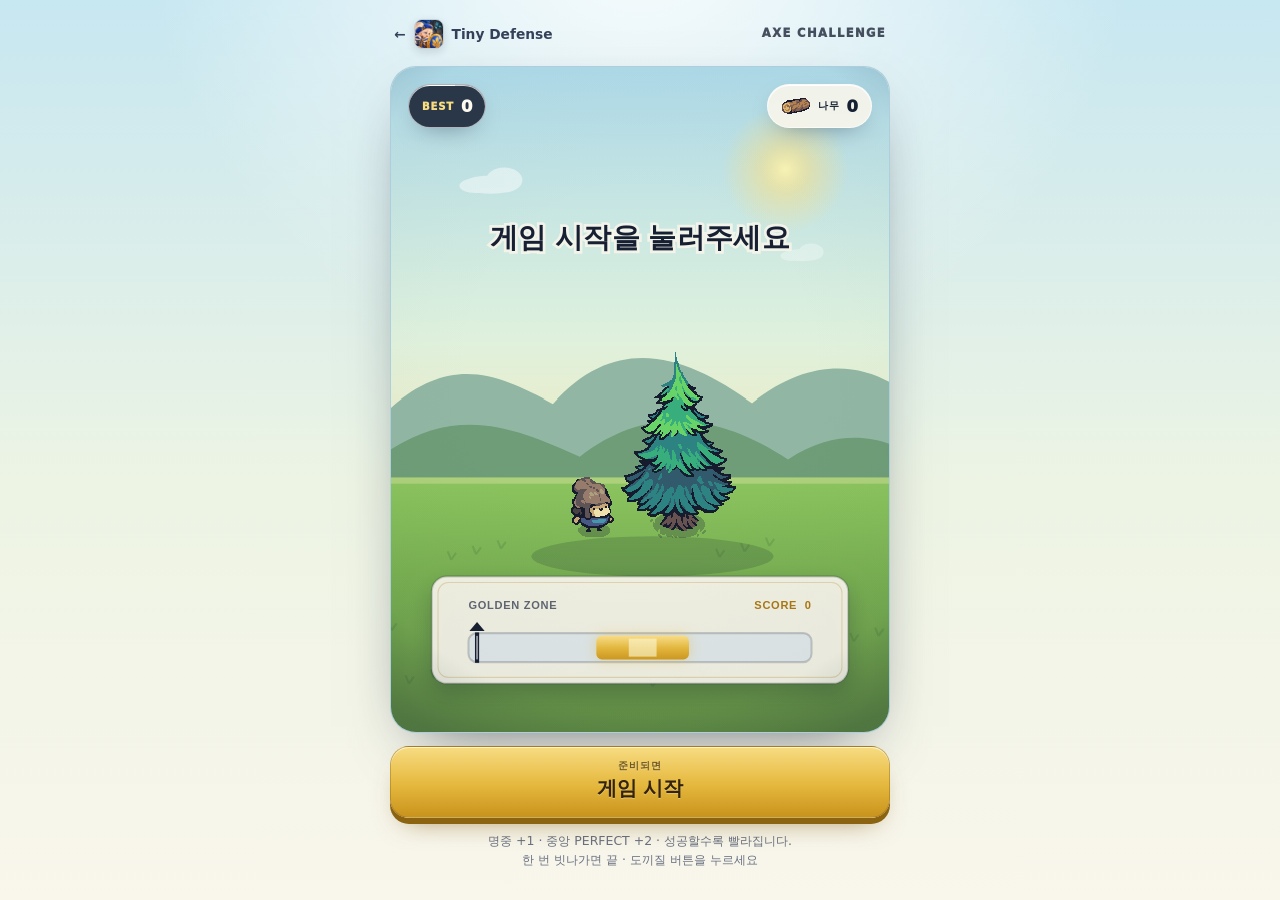
<file: games/tiny-defense/play/index.html>
<!DOCTYPE html>
<html lang="ko">
<head>
  <meta charset="utf-8">
  <meta name="viewport" content="width=device-width, initial-scale=1, viewport-fit=cover">
  <meta name="description" content="한 번의 실수로 끝나는 Tiny Defense 도끼질 점수 어택. 나무 최고 기록에 도전하고 결과를 공유하세요.">
  <meta name="theme-color" content="#b9dfec">
  <meta name="color-scheme" content="light">
  <link rel="canonical" href="https://onestep-studio.github.io/games/tiny-defense/play/">

  <meta property="og:type" content="website">
  <meta property="og:locale" content="ko_KR">
  <meta property="og:site_name" content="OneStep Studio">
  <meta property="og:title" content="Tiny Defense 도끼질 챌린지 | 최고 기록에 도전">
  <meta property="og:description" content="황금 존을 놓치는 순간 끝! 연속 도끼질로 나무 최고 기록에 도전하세요.">
  <meta property="og:url" content="https://onestep-studio.github.io/games/tiny-defense/play/">
  <meta property="og:image" content="https://onestep-studio.github.io/assets/og-image.jpg">
  <meta property="og:image:secure_url" content="https://onestep-studio.github.io/assets/og-image.jpg">
  <meta property="og:image:type" content="image/jpeg">
  <meta property="og:image:width" content="1200">
  <meta property="og:image:height" content="630">
  <meta property="og:image:alt" content="Tiny Defense 도끼질 챌린지 결과 공유 이미지">

  <meta name="twitter:card" content="summary_large_image">
  <meta name="twitter:title" content="Tiny Defense 도끼질 챌린지 | 최고 기록에 도전">
  <meta name="twitter:description" content="황금 존을 놓치는 순간 끝! 연속 도끼질로 나무 최고 기록에 도전하세요.">
  <meta name="twitter:image" content="https://onestep-studio.github.io/assets/og-image.jpg">

  <title>도끼질 챌린지 · Tiny Defense | OneStep Studio</title>
  <link rel="icon" href="/assets/favicon.png" type="image/png">
  <link rel="apple-touch-icon" href="/assets/apple-touch-icon.png">
  <script>
    (function () {
      var value = new URLSearchParams(window.location.search).get("lang");
      if (value === "en" || value === "ja" || value === "ko") document.documentElement.lang = value;
    }());
  </script>
  <link rel="stylesheet" href="./styles.css?v=ui-2">
  <script defer src="/analytics.js?v=1"></script>
</head>
<body>
  <header class="topbar">
    <a class="back-link" id="backLink" href="/games/tiny-defense/">
      <span aria-hidden="true">&larr;</span>
      <img src="/assets/app-icon.webp" alt="" width="30" height="30">
      <span>Tiny Defense</span>
    </a>
    <h1 class="challenge-label" id="challengeLabel">AXE CHALLENGE</h1>
  </header>

  <main class="game-shell">
    <div class="stage">
      <canvas id="game" width="720" height="960"
        aria-label="Tiny Defense 도끼질 챌린지. 게임 시작을 누른 뒤, 황금 존에 마커가 들어왔을 때 도끼질 버튼을 누르세요."></canvas>

      <div class="hud" id="scoreHud" aria-label="현재 기록">
        <div class="hud-pill best-pill">
          <span class="hud-label">BEST</span>
          <strong id="bestTotal">0</strong>
        </div>
        <div class="hud-pill wood-pill" id="woodBadge">
          <img src="./assets/wood.png" alt="" width="30" height="19">
          <span class="hud-label" id="woodLabel">나무</span>
          <strong id="woodTotal">0</strong>
        </div>
      </div>
    </div>

    <div class="controls">
      <button class="chop-btn" id="chopBtn" type="button">
        <span class="button-kicker" id="chopKicker">준비되면</span>
        <span class="button-label" id="chopLabel">게임 시작</span>
      </button>
      <p class="hint" id="gameHint">
        명중 +1 · 중앙 PERFECT +2 · 성공할수록 빨라집니다.<br>
        한 번 빗나가면 끝 · 도끼질 버튼을 누르세요
      </p>
    </div>
  </main>

  <p class="sr-only" id="gameStatus" aria-live="polite"></p>

  <div class="result-overlay" id="resultOverlay" role="dialog" aria-modal="true"
    aria-labelledby="resultTitle" aria-describedby="resultTier resultCopy" aria-hidden="true" inert>
    <article class="result-card">
      <div class="card-shine" aria-hidden="true"></div>
      <div class="result-brand">
        <img src="/assets/app-icon.webp" alt="" width="58" height="58">
        <div>
          <span>ONESTEP</span>
          <strong>TINY DEFENSE</strong>
        </div>
      </div>

      <p class="result-eyebrow" id="resultEyebrow">AXE CHALLENGE · RESULT</p>
      <div class="new-record" id="newRecord" hidden>
        <span aria-hidden="true">&#10022;</span> <span id="newRecordLabel">신기록!</span>
      </div>
      <h2 id="resultTitle" class="result-score">
        <span class="result-score-label" id="resultScoreLabel">이번 기록</span>
        <strong><span id="resultScorePrefix">나무 </span><span id="resultScore">0</span><small id="resultScoreSuffix">개</small></strong>
      </h2>
      <p class="result-best"><span id="resultBestLabel">최고</span> <strong id="resultBest">0</strong></p>
      <p class="result-tier" id="resultTier">도끼 새싹</p>
      <p class="result-copy" id="resultCopy">첫 도끼는 과감했습니다. 황금 존에 시선을 고정해보세요.</p>

      <div class="result-actions">
        <button class="action-btn retry-btn" id="retryBtn" type="button">다시 하기</button>
        <button class="action-btn share-btn" id="shareBtn" type="button">
          <span aria-hidden="true">&#8599;</span> 공유하기
        </button>
        <button class="action-btn image-btn" id="imageViewBtn" type="button" disabled>이미지 보기</button>
        <a class="store-btn" href="/games/tiny-defense/#stores"
          target="_blank" rel="noopener">
          <span id="storeButtonLabel">스토어에서 플레이</span> <span aria-hidden="true">&rarr;</span>
        </a>
      </div>

      <div class="image-panel" id="imagePanel" hidden>
        <p id="imagePanelHint">아래 결과 이미지를 길게 눌러 저장하거나 공유하세요.</p>
        <img id="imagePreview" alt="Tiny Defense 도끼질 챌린지 결과 이미지">
      </div>
    </article>
  </div>

  <div class="toast" id="toast" role="status" aria-live="polite"></div>

  <audio id="chopSfx" preload="auto" aria-hidden="true">
    <source src="./assets/sfx-chop.wav?v=score-attack-14" type="audio/wav">
    <source src="./assets/sfx-chop.ogg?v=score-attack-14" type="audio/ogg; codecs=vorbis">
  </audio>

  <script src="./result-sfx.js?v=result-music-4"></script>
  <script src="./game.js?v=ui-2"></script>
</body>
</html>
</file>
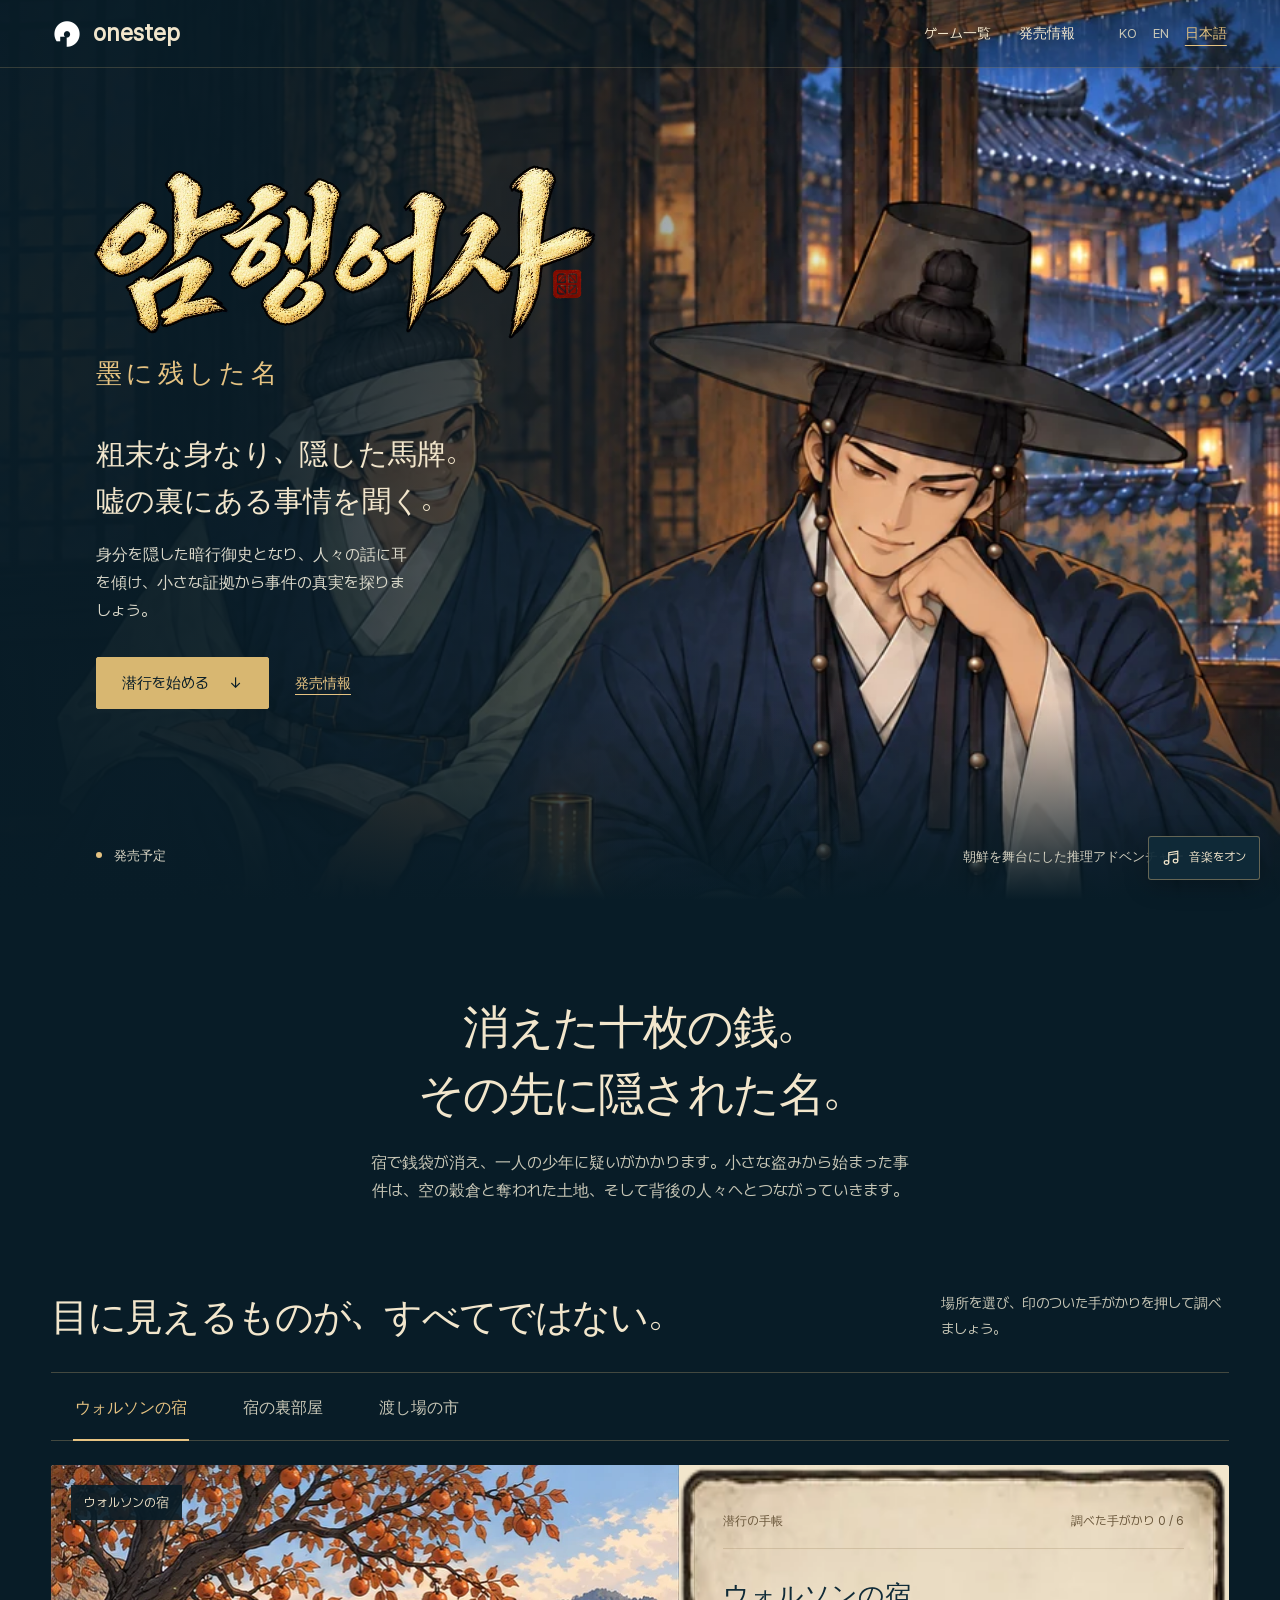
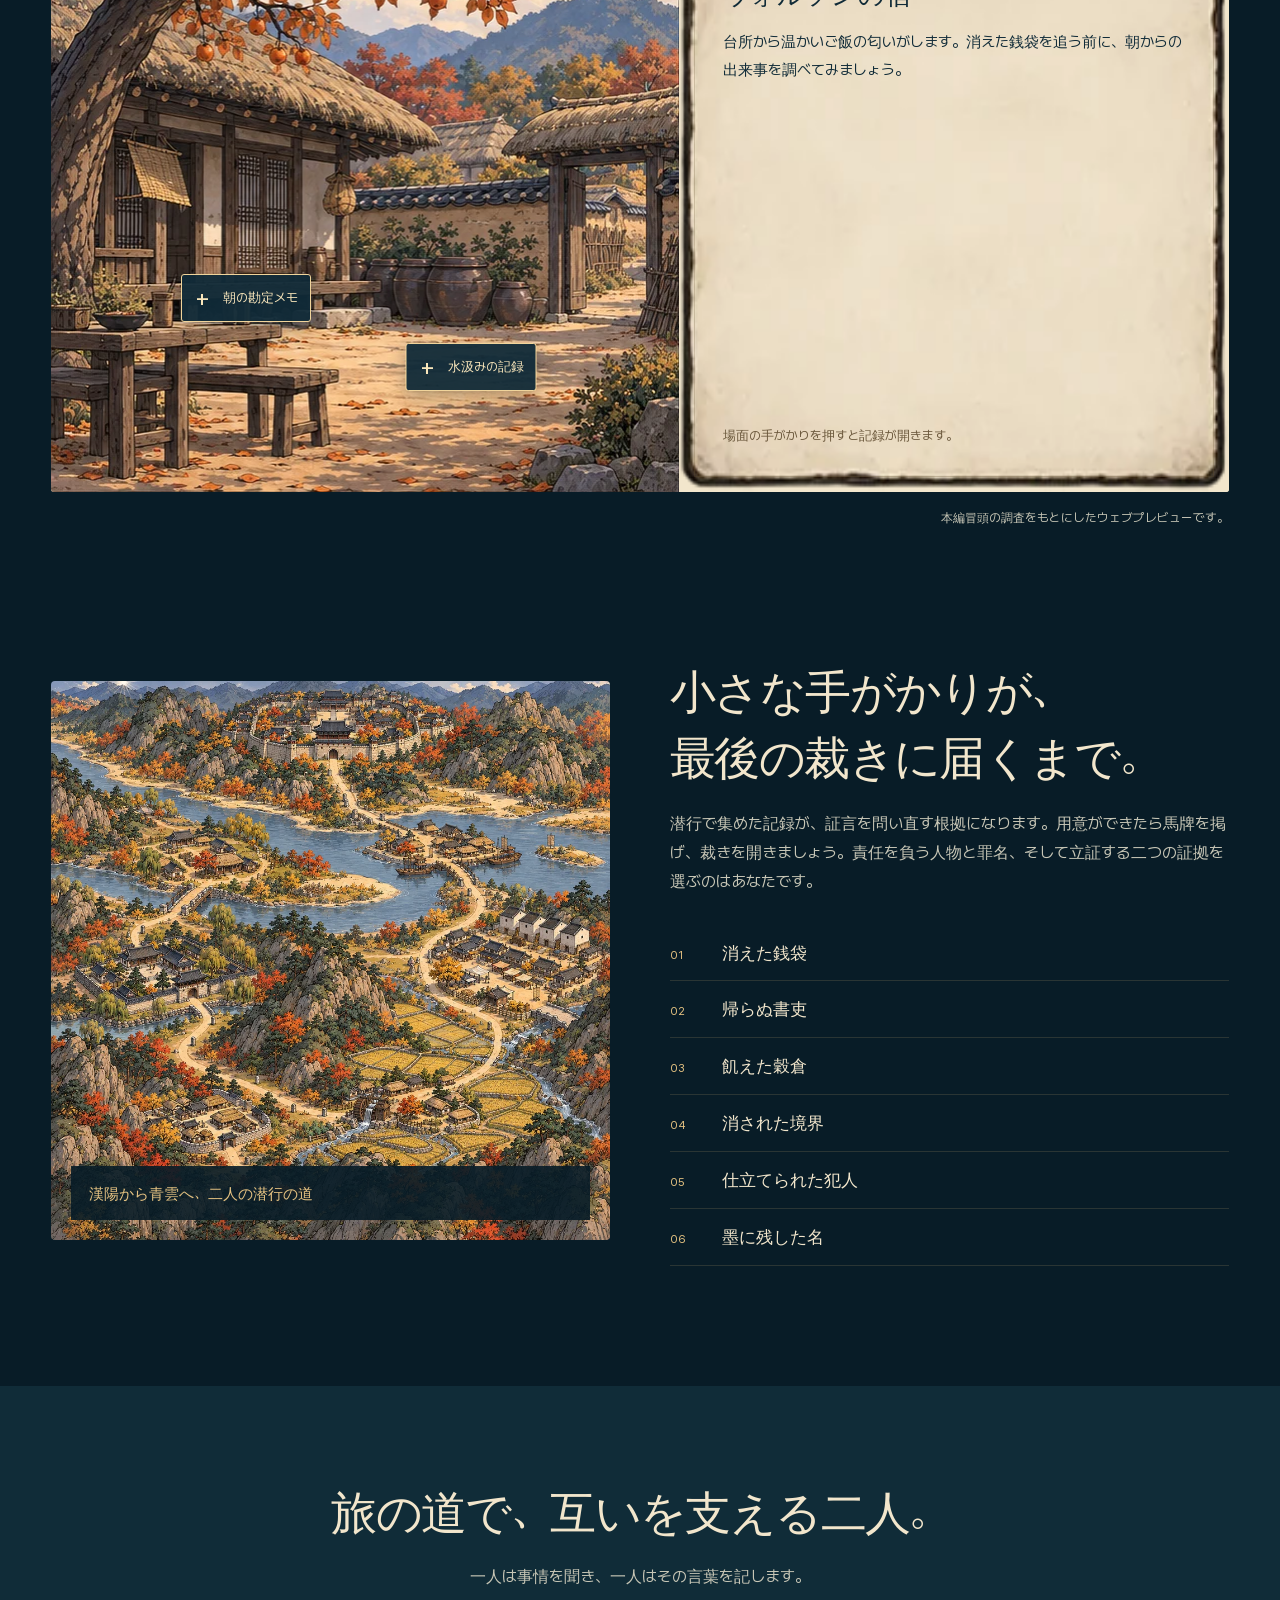
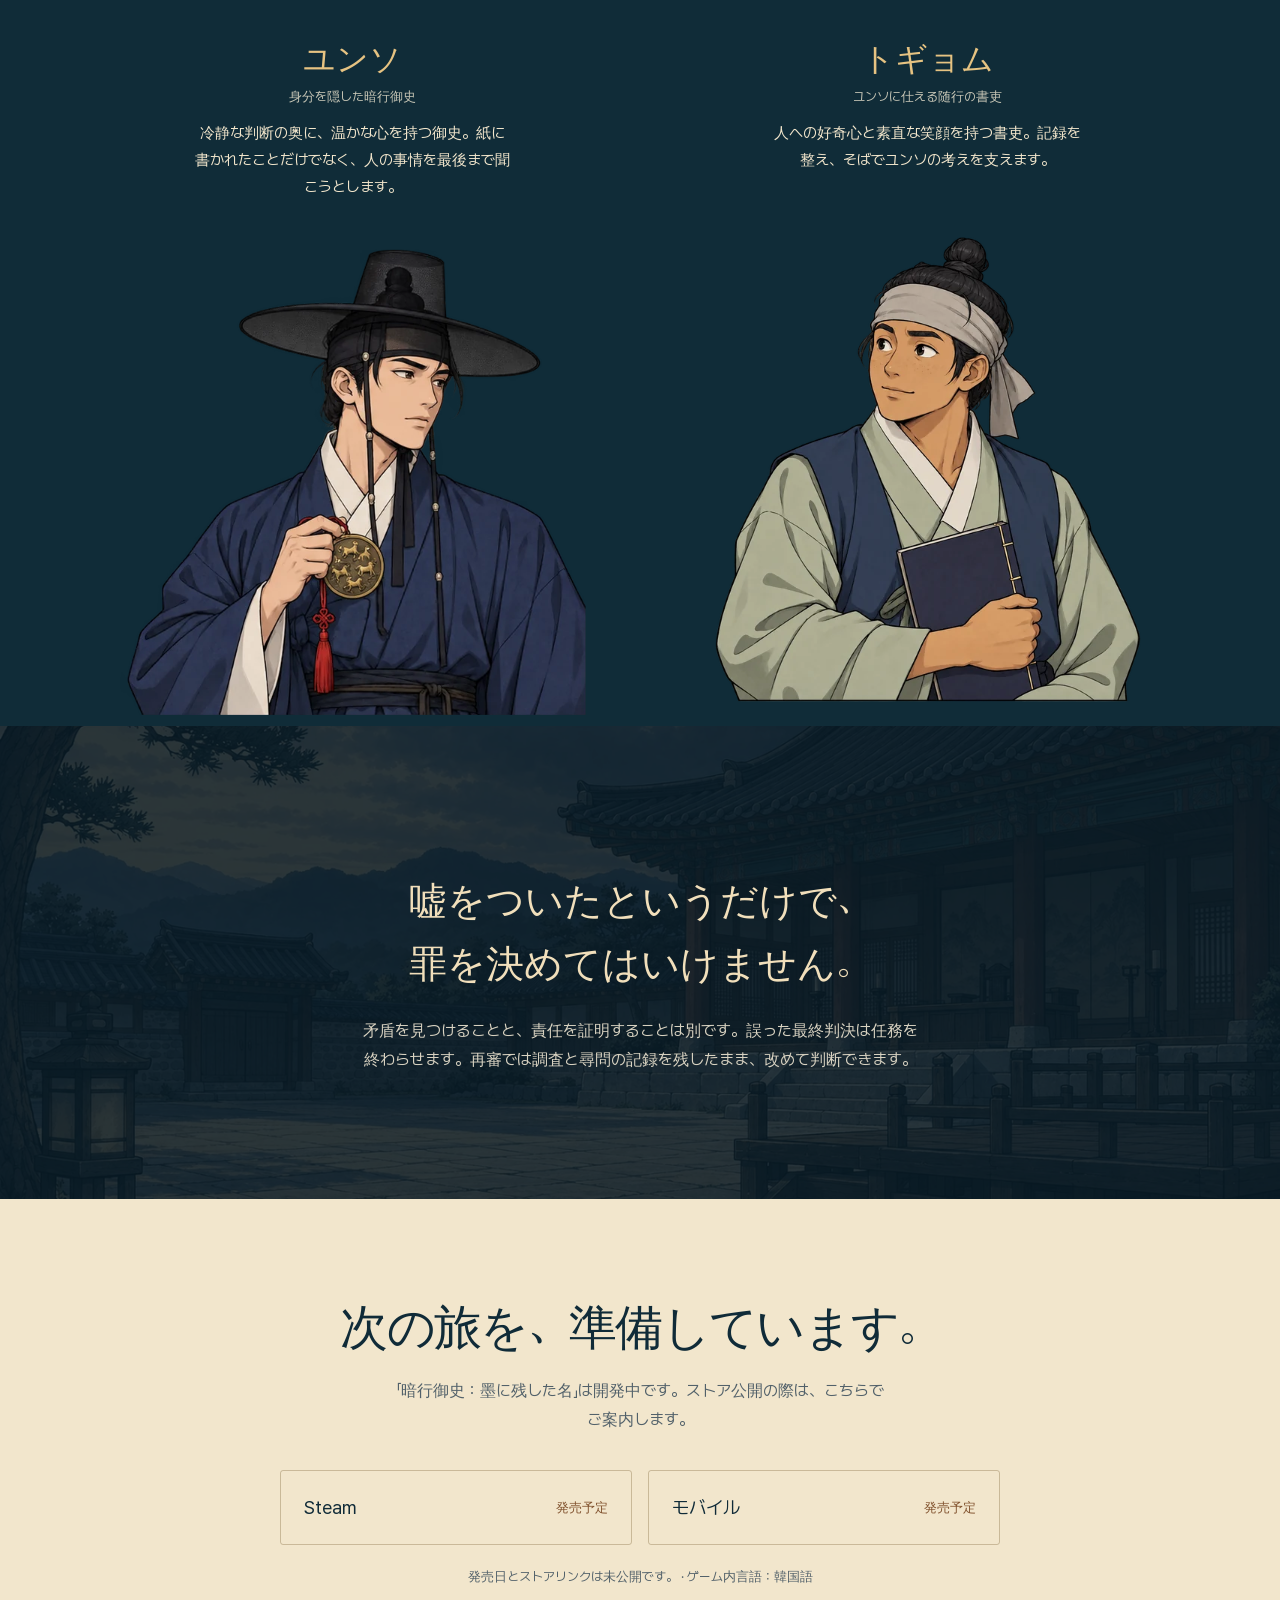
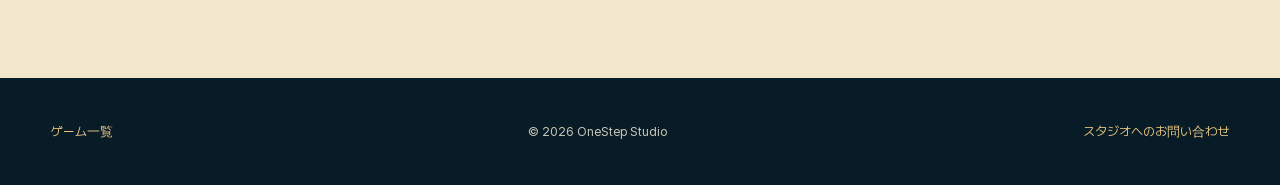
<file: ja/games/amhaeng-eosa/index.html>
<!DOCTYPE html>
<html lang="ja">
<head>
  <meta charset="utf-8">
  <meta name="viewport" content="width=device-width,initial-scale=1,viewport-fit=cover">
  <title>暗行御史：墨に残した名 | OneStep Studio</title>
  <meta name="description" content="身分を隠した暗行御史ユンソと書吏トギョムの朝鮮推理劇。証拠を集め、証言の矛盾を見抜き、自ら判決を下す。発売予定。">
  <meta name="theme-color" content="#081c27">
  <meta name="color-scheme" content="dark light">
  <link rel="canonical" href="https://onestep-studio.github.io/ja/games/amhaeng-eosa/">
  <link rel="alternate" hreflang="ko" href="https://onestep-studio.github.io/games/amhaeng-eosa/">
<link rel="alternate" hreflang="en" href="https://onestep-studio.github.io/en/games/amhaeng-eosa/">
<link rel="alternate" hreflang="ja" href="https://onestep-studio.github.io/ja/games/amhaeng-eosa/">
  <link rel="alternate" hreflang="x-default" href="https://onestep-studio.github.io/games/amhaeng-eosa/">
  <meta property="og:type" content="website">
  <meta property="og:locale" content="ja_JP">
  <meta property="og:site_name" content="OneStep Studio">
  <meta property="og:title" content="暗行御史：墨に残した名">
  <meta property="og:description" content="身分を隠した暗行御史ユンソと書吏トギョムの朝鮮推理劇。証拠を集め、証言の矛盾を見抜き、自ら判決を下す。発売予定。">
  <meta property="og:url" content="https://onestep-studio.github.io/ja/games/amhaeng-eosa/">
  <meta property="og:image" content="https://onestep-studio.github.io/assets/amhaeng-eosa/social.jpg">
  <meta property="og:image:width" content="1200">
  <meta property="og:image:height" content="720">
  <meta name="twitter:card" content="summary_large_image">
  <meta name="twitter:title" content="暗行御史：墨に残した名">
  <meta name="twitter:description" content="身分を隠した暗行御史ユンソと書吏トギョムの朝鮮推理劇。証拠を集め、証言の矛盾を見抜き、自ら判決を下す。発売予定。">
  <meta name="twitter:image" content="https://onestep-studio.github.io/assets/amhaeng-eosa/social.jpg">
  <link rel="icon" href="/assets/onestep-favicon.png" type="image/png">
  <link rel="preload" as="image" href="/assets/amhaeng-eosa/lobby.webp" media="(min-width:701px)">
  <link rel="preload" as="image" href="/assets/amhaeng-eosa/lobby-mobile.webp" media="(max-width:700px)">
  <link rel="preload" as="font" href="/assets/amhaeng-eosa/EosaBatang.woff2" type="font/woff2" crossorigin>
  <link rel="stylesheet" href="/styles.css?v=eosa-1">
  <link rel="stylesheet" href="/games/amhaeng-eosa/eosa.css?v=1">
  <script defer src="/games/amhaeng-eosa/eosa.js?v=1"></script>
  <script type="application/ld+json">{"@context": "https://schema.org", "@type": "VideoGame", "name": "暗行御史：墨に残した名", "description": "身分を隠した暗行御史ユンソと書吏トギョムの朝鮮推理劇。証拠を集め、証言の矛盾を見抜き、自ら判決を下す。発売予定。", "url": "https://onestep-studio.github.io/ja/games/amhaeng-eosa/", "image": "https://onestep-studio.github.io/assets/amhaeng-eosa/social.jpg", "genre": ["Adventure", "Mystery"], "inLanguage": "ko", "publisher": {"@type": "Organization", "name": "OneStep Studio", "url": "https://onestep-studio.github.io/"}}</script>
  <script defer src="/analytics.js?v=1"></script>
</head>
<body class="eosa-page">
  <a class="skip-link" href="#main">本文へ移動</a>
  <header class="eosa-nav">
    <a class="wordmark" href="/ja/" aria-label="OneStep Studio"><img class="wordmark-logo" src="/assets/onestep-logo.webp" width="32" height="32" alt=""><span>onestep</span></a>
    <nav aria-label="ゲーム一覧">
      <a href="/ja/#games">ゲーム一覧</a><a class="nav-release" href="#release">発売情報</a>
      <span class="eosa-languages" role="group" aria-label="言語を選択"><a href="/games/amhaeng-eosa/" lang="ko">KO</a><a href="/en/games/amhaeng-eosa/" lang="en">EN</a><a href="/ja/games/amhaeng-eosa/" lang="ja" aria-current="page">日本語</a></span>
    </nav>
  </header>
  <main id="main">
    <section class="eosa-hero" aria-labelledby="game-title">
      <picture class="eosa-hero-art"><source media="(max-width:700px)" srcset="/assets/amhaeng-eosa/lobby-mobile.webp"><img src="/assets/amhaeng-eosa/lobby.webp" width="1536" height="1024" alt="" fetchpriority="high"></picture>
      <div class="eosa-hero-copy">
        <h1 class="eosa-title" id="game-title"><img src="/assets/amhaeng-eosa/title.webp" width="1000" height="375" alt="暗行御史：墨に残した名"></h1>
        <p class="eosa-subtitle" aria-hidden="true">墨に残した名</p>
        <p class="eosa-hero-lead">粗末な身なり、隠した馬牌。<br>嘘の裏にある事情を聞く。</p>
        <p class="eosa-hero-description">身分を隠した暗行御史となり、人々の話に耳を傾け、小さな証拠から事件の真実を探りましょう。</p>
        <div class="eosa-actions"><a class="eosa-button" href="#investigation">潜行を始める <span aria-hidden="true">↓</span></a><a class="eosa-text-link" href="#release">発売情報</a></div>
      </div>
      <div class="eosa-hero-bottom"><span class="eosa-release-tag">発売予定</span><span>朝鮮を舞台にした推理アドベンチャー</span></div>
    </section>
    <section class="eosa-intro" aria-labelledby="story-title"><h2 id="story-title">消えた十枚の銭。<br>その先に隠された名。</h2><p>宿で銭袋が消え、一人の少年に疑いがかかります。小さな盗みから始まった事件は、空の穀倉と奪われた土地、そして背後の人々へとつながっていきます。</p></section>
    <section class="eosa-section eosa-experience" id="investigation" aria-labelledby="investigation-title">
      <div class="experience-heading"><h2 id="investigation-title">目に見えるものが、すべてではない。</h2><p>場所を選び、印のついた手がかりを押して調べましょう。</p></div>
      <div class="eosa-location-nav" role="group" aria-label="調査する場所"><button type="button" data-location="0" aria-pressed="true" aria-controls="investigation-view">ウォルソンの宿</button><button type="button" data-location="1" aria-pressed="false" aria-controls="investigation-view">宿の裏部屋</button><button type="button" data-location="2" aria-pressed="false" aria-controls="investigation-view">渡し場の市</button></div>
      <div class="eosa-scene-layout" id="investigation-view">
        <div class="eosa-scene">
          <img data-scene-image src="/assets/amhaeng-eosa/village.webp" width="627" height="627" alt="秋の光に包まれた茅葺きの宿の庭" loading="lazy">
          <span class="eosa-scene-caption" data-scene-name>ウォルソンの宿</span>
          <button class="eosa-hotspot" type="button" style="--x:31%;--y:69%" data-spot="0" aria-pressed="false" aria-controls="field-notes" hidden>朝の勘定メモ</button>
          <button class="eosa-hotspot" type="button" style="--x:67%;--y:80%" data-spot="1" aria-pressed="false" aria-controls="field-notes" hidden>水汲みの記録</button>
        </div>
        <div class="eosa-notebook" id="field-notes" role="region" aria-label="潜行の手帳">
          <div class="eosa-note-status"><span>潜行の手帳</span><span data-note-count>調べた手がかり 0 / 6</span></div>
          <div aria-live="polite" aria-atomic="true"><h3 data-note-title>ウォルソンの宿</h3><p class="eosa-note-body" data-note-body>台所から温かいご飯の匂いがします。消えた銭袋を追う前に、朝からの出来事を調べてみましょう。</p></div>
          <img class="eosa-evidence-art" data-note-image src="/assets/amhaeng-eosa/receipt.webp" alt="" width="180" height="140" hidden>
          <p class="eosa-note-footer"><span data-note-hint>場面の手がかりを押すと記録が開きます。</span> <button type="button" data-reset hidden>記録をリセット</button></p>
        </div>
      </div>
      <p class="eosa-preview-note">本編冒頭の調査をもとにしたウェブプレビューです。</p>
      <noscript><p>場所を選び、印のついた手がかりを押して調べましょう。 · JavaScript</p></noscript>
    </section>
    <section class="eosa-section eosa-path" aria-labelledby="journey-title">
      <figure class="eosa-map"><img src="/assets/amhaeng-eosa/journey.webp" width="1000" height="1000" alt="漢陽から各地の村や渡し場へと続く暗行御史の旅の地図" loading="lazy"><figcaption>漢陽から青雲へ、二人の潜行の道</figcaption></figure>
      <div class="eosa-path-copy"><h2 id="journey-title">小さな手がかりが、<br>最後の裁きに届くまで。</h2><p>潜行で集めた記録が、証言を問い直す根拠になります。用意ができたら馬牌を掲げ、裁きを開きましょう。責任を負う人物と罪名、そして立証する二つの証拠を選ぶのはあなたです。</p><ol class="eosa-case-list" aria-label="暗行御史：墨に残した名"><li><span>01</span>消えた銭袋</li><li><span>02</span>帰らぬ書吏</li><li><span>03</span>飢えた穀倉</li><li><span>04</span>消された境界</li><li><span>05</span>仕立てられた犯人</li><li><span>06</span>墨に残した名</li></ol></div>
    </section>
    <section class="eosa-cast" aria-labelledby="cast-title">
      <div class="eosa-cast-heading"><h2 id="cast-title">旅の道で、互いを支える二人。</h2><p>一人は事情を聞き、一人はその言葉を記します。</p></div>
      <div class="eosa-cast-grid">
        <article class="eosa-character"><div class="eosa-character-copy"><h3>ユンソ</h3><p class="eosa-character-role">身分を隠した暗行御史</p><p class="eosa-character-description">冷静な判断の奥に、温かな心を持つ御史。紙に書かれたことだけでなく、人の事情を最後まで聞こうとします。</p></div><img src="/assets/amhaeng-eosa/yunseo.webp" width="640" height="680" alt="ユンソ" loading="lazy"></article>
        <article class="eosa-character"><div class="eosa-character-copy"><h3>トギョム</h3><p class="eosa-character-role">ユンソに仕える随行の書吏</p><p class="eosa-character-description">人への好奇心と素直な笑顔を持つ書吏。記録を整え、そばでユンソの考えを支えます。</p></div><img src="/assets/amhaeng-eosa/dogyeom.webp" width="640" height="680" alt="トギョム" loading="lazy"></article>
      </div>
    </section>
    <section class="eosa-judgment" aria-label="墨に残した名"><img src="/assets/amhaeng-eosa/court.webp" width="1440" height="960" alt="" loading="lazy"><blockquote>嘘をついたというだけで、<br>罪を決めてはいけません。</blockquote><p>矛盾を見つけることと、責任を証明することは別です。誤った最終判決は任務を終わらせます。再審では調査と尋問の記録を残したまま、改めて判断できます。</p></section>
    <section class="eosa-stores" id="release" aria-labelledby="release-title"><h2 id="release-title">次の旅を、準備しています。</h2><p>「暗行御史：墨に残した名」は開発中です。ストア公開の際は、こちらでご案内します。</p><ul class="eosa-store-list" aria-label="発売情報"><li><strong>Steam</strong><span>発売予定</span></li><li><strong>モバイル</strong><span>発売予定</span></li></ul><p class="eosa-store-note">発売日とストアリンクは未公開です。 · ゲーム内言語：韓国語</p></section>
  </main>
  <footer class="eosa-footer"><a href="/ja/#games">ゲーム一覧</a><p>© 2026 OneStep Studio</p><a href="mailto:contact@onestep-games.com">スタジオへのお問い合わせ</a></footer>
  <button class="eosa-sound" data-sound type="button" aria-pressed="false" hidden><svg viewBox="0 0 24 24" aria-hidden="true"><path d="M9 18V5l12-2v13M9 8l12-2"/><ellipse cx="6" cy="18" rx="3" ry="2.5"/><ellipse cx="18" cy="16" rx="3" ry="2.5"/></svg><span>音楽をオン</span></button>
  <p class="eosa-sound-message" role="status" data-sound-message></p>
  <audio data-music src="/assets/amhaeng-eosa/title.mp3" preload="none" loop></audio>
  <script type="application/json" id="eosa-content">{"locations": [{"name": "ウォルソンの宿", "image": "village", "ambient": "台所から温かいご飯の匂いがします。消えた銭袋を追う前に、朝からの出来事を調べてみましょう。", "spots": [{"name": "朝の勘定メモ", "image": "receipt", "text": "ソリが水汲みに出たあと、ウォルソンは自分で十枚の銭を数えました。\n\n銭が消えたのは、この勘定よりあとです。"}, {"name": "水汲みの記録", "image": "gate", "text": "勘定が終わる前から、ソリは井戸で水を汲んでいました。\n\n働き手が水桶を受け取った時刻を記しています。ほかの記録と比べれば、出来事の順序が分かります。"}]}, {"name": "宿の裏部屋", "image": "room", "ambient": "窓の下で食卓ががたついています。静かな部屋にも、人の話と照らし合わせる痕跡が残っています。", "spots": [{"name": "鍵の台帳", "image": "debt", "text": "裏部屋の鍵は、客用と主人用の二つです。\n\n客用はキムヨンが持ち、主人用は台所の釘に掛かっていました。誰が手に取れたのでしょうか。"}, {"name": "かんぬきの痕跡", "image": "footprints", "text": "かんぬきは内側から掛かっていませんでした。外から鍵で開けられる戸です。\n\n施錠されていたというだけでは、出入りできた人が一人とは限りません。"}]}, {"name": "渡し場の市", "image": "river", "ambient": "ソリの履物のそばで子犬が眠っています。宿の外での出来事にも耳を傾けてみましょう。", "spots": [{"name": "魚代の掛けメモ", "image": "first-slip", "text": "子犬が触った魚の代金を、ソリは掛けにしていました。\n\nこれは魚代についてのメモです。宿の十枚の銭を渡した記録はありません。"}, {"name": "井戸端の目撃メモ", "image": "gate", "text": "魚売りは、子犬を洗っていたソリが何も持っていなかったと話しました。\n\n目撃したのは一日の一部です。一人の話だけですべてが分かるのでしょうか。"}]}], "sceneAlt": ["秋の光に包まれた茅葺きの宿の庭", "窓から日が差す宿の小さな裏部屋", "柳の下に舟が泊まる渡し場"], "notebook": "潜行の手帳", "notebookHint": "場面の手がかりを押すと記録が開きます。", "progress": "調べた手がかり", "soundOn": "音楽をオン", "soundOff": "音楽をオフ", "soundError": "音楽を読み込めませんでした。もう一度押してください。"}</script>
</body>
</html>
</file>
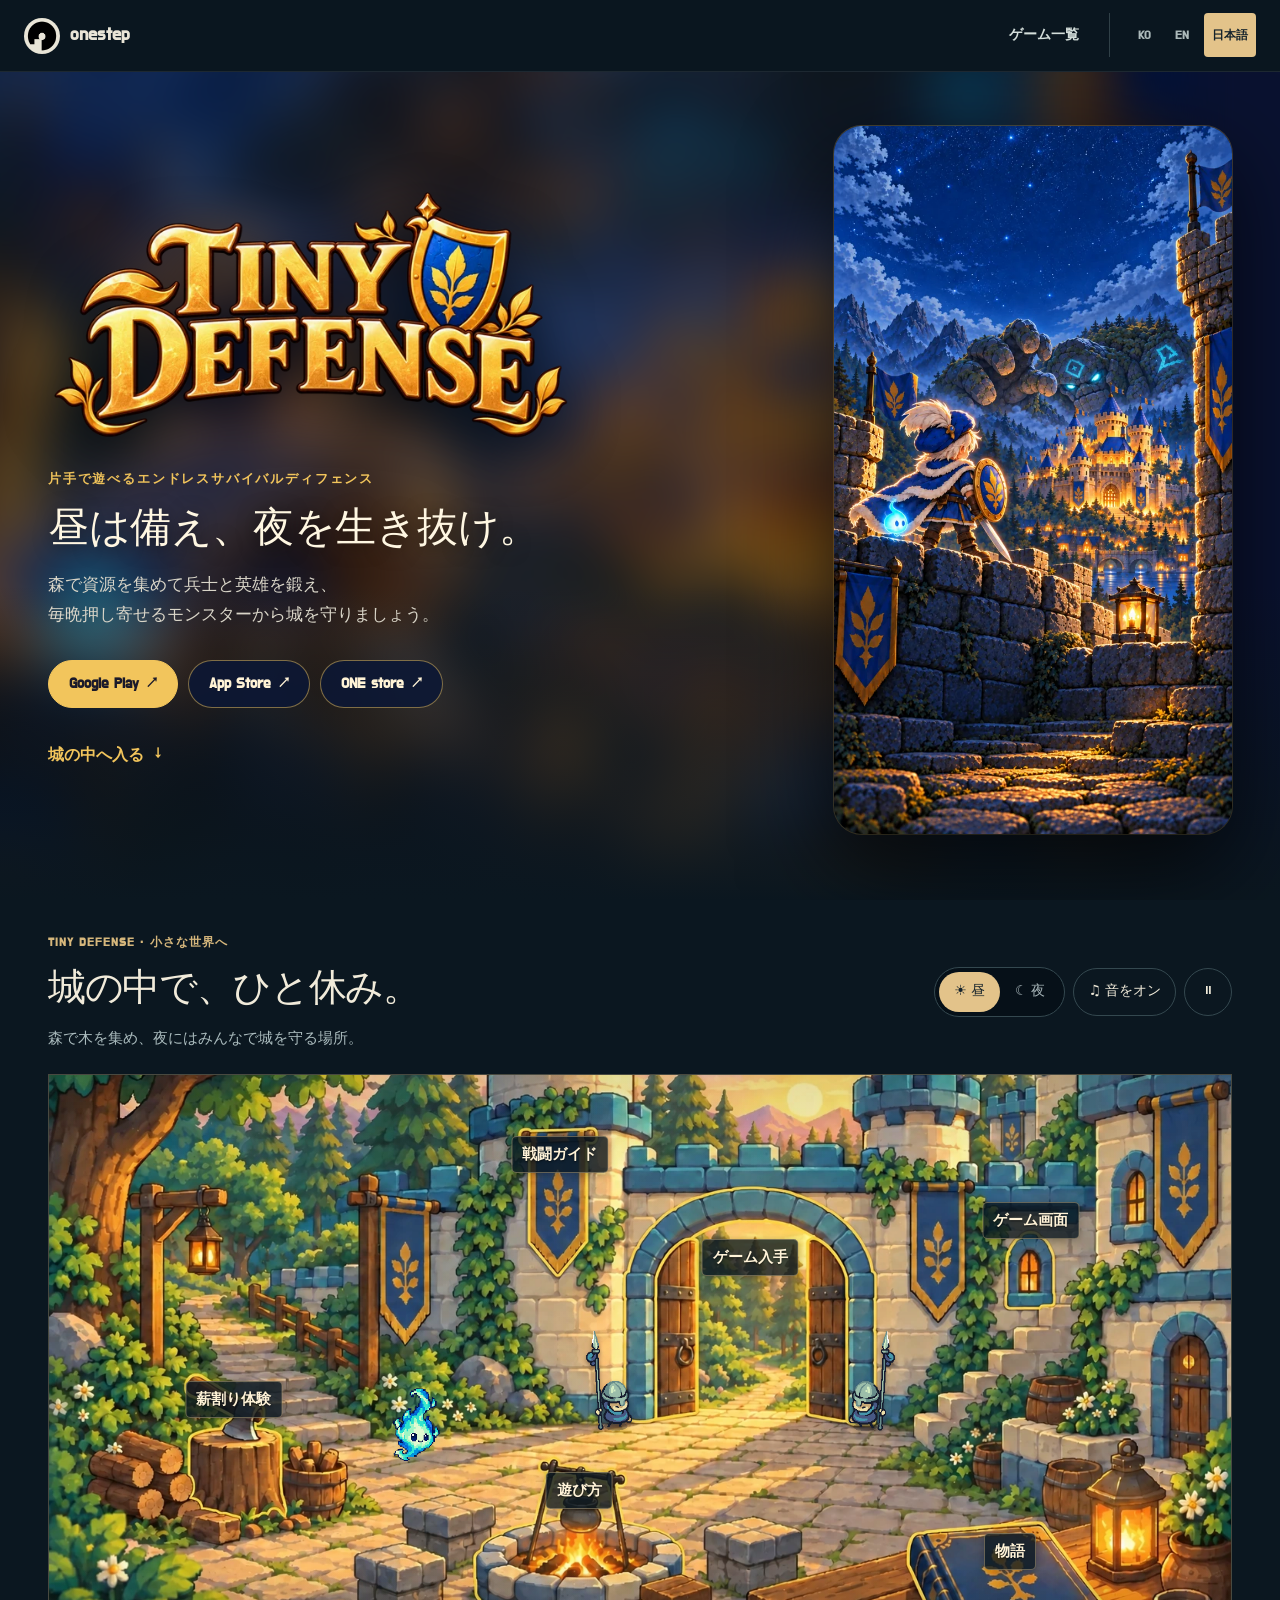
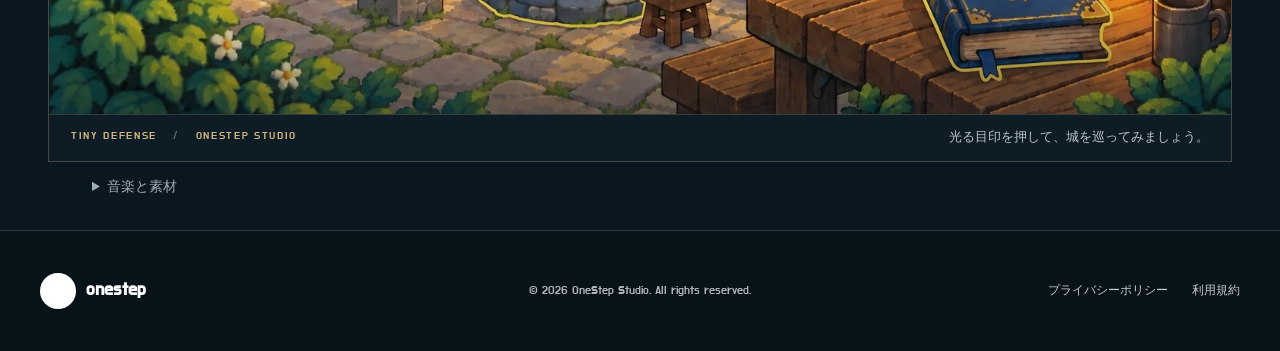
<file: ja/games/tiny-defense/index.html>
<!DOCTYPE html>
<html lang="ja">
<head>
  <meta charset="utf-8">
  <meta name="viewport" content="width=device-width, initial-scale=1">
  <meta name="description" content="昼は資源を集め、夜は城を守る。片手で遊べる縦画面のエンドレスサバイバルディフェンス『Tiny Defense』。">
  <meta name="theme-color" content="#0b1720">
  <meta name="color-scheme" content="dark light">
  <link rel="canonical" href="https://onestep-studio.github.io/ja/games/tiny-defense/">
  <link rel="alternate" hreflang="ko" href="https://onestep-studio.github.io/games/tiny-defense/">
  <link rel="alternate" hreflang="en" href="https://onestep-studio.github.io/en/games/tiny-defense/">
  <link rel="alternate" hreflang="ja" href="https://onestep-studio.github.io/ja/games/tiny-defense/">
  <link rel="alternate" hreflang="x-default" href="https://onestep-studio.github.io/games/tiny-defense/">

  <meta property="og:type" content="website">
  <meta property="og:locale" content="ja_JP">
  <meta property="og:site_name" content="OneStep Studio">
  <meta property="og:title" content="Tiny Defense | OneStep Studio">
  <meta property="og:description" content="昼は備え、夜を生き抜け。片手で遊べるエンドレスサバイバルディフェンス。">
  <meta property="og:url" content="https://onestep-studio.github.io/ja/games/tiny-defense/">
  <meta property="og:image" content="https://onestep-studio.github.io/assets/og-image.jpg">
  <meta property="og:image:secure_url" content="https://onestep-studio.github.io/assets/og-image.jpg">
  <meta property="og:image:type" content="image/jpeg">
  <meta property="og:image:width" content="1200">
  <meta property="og:image:height" content="630">
  <meta property="og:image:alt" content="Tiny Defense — 夜の城を守る少年の英雄と精霊、その向こうの巨大な岩のトロール">

  <meta name="twitter:card" content="summary_large_image">
  <meta name="twitter:title" content="Tiny Defense | OneStep Studio">
  <meta name="twitter:description" content="昼は備え、夜を生き抜け。片手で遊べるエンドレスサバイバルディフェンス。">
  <meta name="twitter:image" content="https://onestep-studio.github.io/assets/og-image.jpg">

  <title>Tiny Defense | OneStep Studio</title>
  <link rel="icon" href="/assets/favicon.png" type="image/png">
  <link rel="apple-touch-icon" href="/assets/apple-touch-icon.png">


  <link rel="stylesheet" href="/styles.css?v=ui-2">
  <script defer src="/script.js?v=hierarchy-1"></script>
  <script type="application/ld+json">
    {
      "@context": "https://schema.org",
      "@type": "VideoGame",
      "name": "Tiny Defense",
      "description": "昼は資源を集め、夜は城を守る。片手で遊べる縦画面のエンドレスサバイバルディフェンス。",
      "genre": ["Defense", "Survival", "Casual"],
      "gamePlatform": ["Android", "iOS"],
      "inLanguage": "ja",
      "publisher": {
        "@type": "Organization",
        "name": "OneStep Studio",
        "url": "https://onestep-studio.github.io/"
      },
      "image": "https://onestep-studio.github.io/assets/og-image.jpg",
      "sameAs": [
        "https://play.google.com/store/apps/details?id=com.onestep.tinydefense",
        "https://apps.apple.com/app/id6785383234",
        "https://m.onestore.co.kr/v2/ko-kr/app/0001007324"
      ],
      "url": "https://onestep-studio.github.io/ja/games/tiny-defense/"
    }
  </script>
<link rel="preload" as="image" href="/assets/world/courtyard-day-outlined-v1.webp">
<link rel="stylesheet" href="/world.css?v=world-32">
<script defer src="/book-turn.js?v=2"></script>
<script defer src="/courtyard-audio.js?v=1"></script>
  <script defer src="/world.js?v=world-32"></script>
<script defer src="/map-panels.js?v=map-3"></script>
<link rel="preload" href="/assets/fonts/DoHyeon.woff2" as="font" type="font/woff2" crossorigin>
<link rel="stylesheet" href="/reader.css?v=reader-8">
<script defer src="/courtyard-life.js?v=life-2"></script>
<link rel="stylesheet" href="/courtyard-life.css?v=life-1">
<script defer src="/courtyard-combat.js?v=combat-1"></script>
<link rel="stylesheet" href="/brand-hero.css?v=brand-1">
  <script defer src="/analytics.js?v=1"></script>
</head>
<body class="game-page courtyard-page">
  <a class="skip-link" href="#main">メインコンテンツへ</a>

  <header class="site-header" data-header>
    <div class="header-inner">
      <a class="wordmark" href="/ja/" aria-label="OneStep Studio ホーム">
        <img class="wordmark-logo" src="/assets/onestep-logo.webp" alt="" width="512" height="512">
        <span>onestep</span>
      </a>

      <nav class="primary-nav" id="primary-nav" aria-label="メインメニュー">
        <a href="/ja/">ゲーム一覧</a>
        <span class="language-switcher" role="group" aria-label="言語を選択">
          <a href="/games/tiny-defense/" lang="ko">KO</a>
          <a href="/en/games/tiny-defense/" lang="en">EN</a>
          <a href="/ja/games/tiny-defense/" lang="ja" aria-current="page">日本語</a>
        </span>
      </nav>

      <button class="menu-toggle" type="button" aria-expanded="false" aria-controls="primary-nav" aria-label="メニューを開く" data-label-open="メニューを開く" data-label-close="メニューを閉じる">
        <span></span>
        <span></span>
        <span></span>
      </button>
    </div>
  </header>

  <main id="main">
    <!-- WORLD EXPERIENCE START -->
    <section class="brand-hero" aria-labelledby="brand-title">
      <img class="brand-hero-backdrop" src="/assets/brand-20261014/lobby-720.webp" alt="" width="720" height="1280" loading="lazy" aria-hidden="true">
      <div class="brand-hero-inner">
        <figure class="brand-hero-art"><img src="/assets/brand-20261014/lobby-720.webp" srcset="/assets/brand-20261014/lobby-720.webp 720w, /assets/brand-20261014/lobby-1080.webp 1080w" sizes="(max-width: 820px) 100vw, 46vh" width="1080" height="1920" alt="夜の城を守る少年の英雄と精霊、その向こうの巨大な岩のトロール" fetchpriority="high"></figure>
        <div class="brand-hero-copy">
          <h1 id="brand-title"><img src="/assets/brand-20261014/title-640.webp" srcset="/assets/brand-20261014/title-640.webp 640w, /assets/brand-20261014/title-1200.webp 1200w" sizes="(max-width: 820px) 78vw, 520px" width="1200" height="596" alt="Tiny Defense"></h1>
          <p class="brand-eyebrow">片手で遊べるエンドレスサバイバルディフェンス</p>
          <p class="brand-tagline">昼は備え、夜を生き抜け。</p>
          <p class="brand-intro">森で資源を集めて兵士と英雄を鍛え、毎晩押し寄せるモンスターから城を守りましょう。</p>
          <ul class="brand-stores" aria-label="ゲームを入手"><li><a href="https://play.google.com/store/apps/details?id=com.onestep.tinydefense" target="_blank" rel="noopener">Google Play <span aria-hidden="true">↗</span></a></li><li><a href="https://apps.apple.com/app/id6785383234" target="_blank" rel="noopener">App Store <span aria-hidden="true">↗</span></a></li><li><a href="https://m.onestore.co.kr/v2/ko-kr/app/0001007324" target="_blank" rel="noopener">ONE store <span aria-hidden="true">↗</span></a></li></ul>
          <a class="brand-enter" href="#top">城の中へ入る <span aria-hidden="true">↓</span></a>
        </div>
      </div>
    </section>
    <section class="world" id="top" aria-labelledby="world-title" data-world data-time="day" data-story-revision="rewind-7ea92e746903">
      <div class="world-heading">
        <div><p class="world-eyebrow">TINY DEFENSE · 小さな世界へ</p><h2 class="world-title" id="world-title">城の中で、ひと休み。</h2><p class="world-intro">森で木を集め、夜にはみんなで城を守る場所。</p></div>
        <div class="world-controls" data-world-controls hidden>
          <div class="time-switch" role="group" aria-label="昼 / 夜"><button type="button" data-time-choice="day" aria-pressed="true">☀ <span>昼</span></button><button type="button" data-time-choice="night" aria-pressed="false">☾ <span>夜</span></button></div>
          <button class="quiet-button" type="button" data-sound aria-pressed="false">♫ <span>音をオン</span></button>
          <button class="quiet-button motion-button" type="button" data-motion aria-pressed="false" aria-label="動きを止める">Ⅱ</button>
        </div>
      </div>
      <div class="world-stage">
        <div class="world-landscape">
          <img class="courtyard courtyard-day" src="/assets/world/courtyard-day-outlined-v1.webp" width="1536" height="1024" alt="森で木を集め、夜にはみんなで城を守る場所。" fetchpriority="high">
          <img class="courtyard courtyard-night" src="/assets/world/courtyard-night-outlined-v1.webp" width="1536" height="1024" alt="" loading="lazy">
          <div class="courtyard-actors" aria-hidden="true" hidden><div class="gate-guard guard-left"><div class="lancer-sprite"></div></div><div class="gate-guard guard-right"><div class="lancer-sprite"></div></div><div class="courtyard-walker" data-character="boy" data-scene="0" style="--x1:25%;--y1:68%;--x2:34%;--y2:67%;--x3:46%;--y3:64%;--delay:0s;--facing:1;--enter:1;--leave:1;z-index:67"><div class="walker-facing"><div class="walker-motion"><div class="walker-sprite" style="background-image:url(/assets/world/cast/boy.webp?v=2)"></div></div><div class="walker-rest"><div class="walker-idle" style="background-image:url(/assets/world/cast/boy-idle.webp?v=2)"></div></div></div><p class="courtyard-bubble">今日はおじいちゃんも休めるといいな。</p></div><div class="courtyard-walker" data-character="guardian" data-scene="1" style="--x1:58%;--y1:59%;--x2:39%;--y2:68%;--x3:28%;--y3:66%;--delay:28s;--facing:1;--enter:-1;--leave:-1;z-index:68"><div class="walker-facing"><div class="walker-motion"><div class="walker-sprite" style="background-image:url(/assets/world/cast/guardian.webp?v=2)"></div></div><div class="walker-rest"><div class="walker-idle" style="background-image:url(/assets/world/cast/guardian-idle.webp?v=2)"></div></div></div><p class="courtyard-bubble">火のそばで休んで。門は見ているから。</p></div><div class="courtyard-walker" data-character="mage" data-scene="1" style="--x1:68%;--y1:63%;--x2:50%;--y2:68%;--x3:61%;--y3:60%;--delay:28s;--facing:-1;--enter:-1;--leave:1;z-index:68"><div class="walker-facing"><div class="walker-motion"><div class="walker-sprite" style="background-image:url(/assets/world/cast/mage.webp?v=2)"></div></div><div class="walker-rest"><div class="walker-idle" style="background-image:url(/assets/world/cast/mage-idle.webp?v=2)"></div></div></div><p class="courtyard-bubble" data-reply>君も休みなよ。火は見ておくから。</p></div><div class="courtyard-walker" data-character="girl" data-scene="2" style="--x1:73%;--y1:69%;--x2:65%;--y2:67%;--x3:58%;--y3:62%;--delay:56s;--facing:-1;--enter:-1;--leave:-1;z-index:67"><div class="walker-facing"><div class="walker-motion"><div class="walker-sprite" style="background-image:url(/assets/world/cast/girl.webp?v=2)"></div></div><div class="walker-rest"><div class="walker-idle" style="background-image:url(/assets/world/cast/girl-idle.webp?v=2)"></div></div></div><p class="courtyard-bubble">薪は十分。少し休んでもいいよね？</p></div><div class="courtyard-walker" data-character="berserker" data-scene="3" style="--x1:28%;--y1:65%;--x2:38%;--y2:68%;--x3:28%;--y3:65%;--delay:84s;--facing:1;--enter:1;--leave:-1;z-index:68"><div class="walker-facing"><div class="walker-motion"><div class="walker-sprite" style="background-image:url(/assets/world/cast/berserker.webp?v=2)"></div></div><div class="walker-rest"><div class="walker-idle" style="background-image:url(/assets/world/cast/berserker-idle.webp?v=2)"></div></div></div><p class="courtyard-bubble">体も温まったし、一勝負どうだ？</p></div><div class="courtyard-walker" data-character="duelist" data-scene="3" style="--x1:64%;--y1:60%;--x2:50%;--y2:68%;--x3:64%;--y3:60%;--delay:84s;--facing:-1;--enter:-1;--leave:1;z-index:68"><div class="walker-facing"><div class="walker-motion"><div class="walker-sprite" style="background-image:url(/assets/world/cast/duelist.webp?v=2)"></div></div><div class="walker-rest"><div class="walker-idle" style="background-image:url(/assets/world/cast/duelist-idle.webp?v=2)"></div></div></div><p class="courtyard-bubble" data-reply>いいね。まずはスープを飲んでから。</p></div><div class="courtyard-walker" data-character="pawn" data-scene="4" style="--x1:24%;--y1:68%;--x2:32%;--y2:66%;--x3:45%;--y3:63%;--delay:112s;--facing:1;--enter:1;--leave:1;z-index:66"><div class="walker-facing"><div class="walker-motion"><div class="walker-sprite" style="background-image:url(/assets/world/cast/pawn.webp?v=2)"></div></div><div class="walker-rest"><div class="walker-idle" style="background-image:url(/assets/world/cast/pawn-idle.webp?v=2)"></div></div></div><p class="courtyard-bubble">この薪で、みんな暖まれるかな。</p></div><div class="courtyard-walker" data-character="dark-knight" data-scene="5" style="--x1:69%;--y1:64%;--x2:59%;--y2:59%;--x3:69%;--y3:64%;--delay:140s;--facing:-1;--enter:-1;--leave:1;z-index:59"><div class="walker-facing"><div class="walker-motion"><div class="walker-sprite" style="background-image:url(/assets/world/cast/dark-knight.webp?v=2)"></div></div><div class="walker-rest"><div class="walker-idle" style="background-image:url(/assets/world/cast/dark-knight-idle.webp?v=2)"></div></div></div><p class="courtyard-bubble">静かだね。もう少し休んでいていいよ。</p></div></div>
          <div class="world-dust" aria-hidden="true"></div><div class="fire-glow" aria-hidden="true"></div><div class="lantern-glow" aria-hidden="true"></div>
          <div class="world-motes" aria-hidden="true"><i style="--i:0"></i><i style="--i:1"></i><i style="--i:2"></i><i style="--i:3"></i><i style="--i:4"></i><i style="--i:5"></i><i style="--i:6"></i><i style="--i:7"></i><i style="--i:8"></i><i style="--i:9"></i><i style="--i:10"></i><i style="--i:11"></i><i style="--i:12"></i><i style="--i:13"></i></div>
          <div class="season-weather" aria-hidden="true"><i style="--i:0;--x:2%"></i><i style="--i:1;--x:25%"></i><i style="--i:2;--x:48%"></i><i style="--i:3;--x:71%"></i><i style="--i:4;--x:94%"></i><i style="--i:5;--x:21%"></i><i style="--i:6;--x:44%"></i><i style="--i:7;--x:67%"></i><i style="--i:8;--x:90%"></i><i style="--i:9;--x:17%"></i><i style="--i:10;--x:40%"></i><i style="--i:11;--x:63%"></i><i style="--i:12;--x:86%"></i><i style="--i:13;--x:13%"></i><i style="--i:14;--x:36%"></i><i style="--i:15;--x:59%"></i><i style="--i:16;--x:82%"></i><i style="--i:17;--x:9%"></i><i style="--i:18;--x:32%"></i><i style="--i:19;--x:55%"></i><i style="--i:20;--x:78%"></i><i style="--i:21;--x:5%"></i><i style="--i:22;--x:28%"></i><i style="--i:23;--x:51%"></i></div>
          <button type="button" class="world-familiar" data-familiar data-spirit-greet aria-label="手を差し出す — 小さな精霊" hidden><span class="familiar-orbit"><span class="familiar-sprite" aria-hidden="true"></span></span><span class="familiar-spark" aria-hidden="true"></span></button>
          <a class="world-marker marker-forest" href="/games/tiny-defense/play/" data-map-open="game"><span class="marker-name">薪割り体験</span><span class="marker-point" aria-hidden="true">↗</span><span class="marker-label">薪割り体験</span></a>
          <a class="world-marker marker-gate" href="/ja/games/tiny-defense/#stores" data-map-open="stores"><span class="marker-name">ゲーム入手</span><span class="marker-point" aria-hidden="true">↗</span><span class="marker-label">ゲームを入手</span></a>
          <a class="world-marker marker-fire" href="/ja/games/tiny-defense/#features" data-map-open="day"><span class="marker-name">遊び方</span><span class="marker-point" aria-hidden="true">☀</span><span class="marker-label">昼の備え</span></a>
          <a class="world-marker marker-guard" href="/ja/games/tiny-defense/#features" data-map-open="night"><span class="marker-name">戦闘ガイド</span><span class="marker-point" aria-hidden="true">☾</span><span class="marker-label">夜の守り</span></a>
          <a class="world-marker marker-book" href="#storybook" data-open-story><span class="marker-name">物語</span><span class="marker-point" aria-hidden="true">＋</span><span class="marker-label">物語を読む</span></a>
          <a class="world-marker marker-gallery" href="#gallery" data-map-open="gallery"><span class="marker-name">ゲーム画面</span><span class="marker-point" aria-hidden="true">▧</span><span class="marker-label">冒険の風景</span></a>
        </div>
        <div class="world-caption"><span class="world-place">TINY DEFENSE <span aria-hidden="true">/</span> ONESTEP STUDIO</span><span class="desktop-hint">光る目印を押して、城を巡ってみましょう。</span><span class="mobile-hint">光る目印を押して、城を巡ってみましょう。</span></div>
      </div>
      <dialog class="map-popup life-popup" data-life-dialog aria-label="城の仲間たち"><header class="map-panel-toolbar"><h2>城の仲間たち</h2><button type="button" data-life-close aria-label="城の中へ戻る">✕</button></header><section class="courtyard-life" data-courtyard-life aria-label="城の仲間たち" hidden>
      <div class="spirit-encounter"><h2>小さな精霊</h2><button type="button" class="life-greeting" data-spirit-greet>手を差し出す<span aria-hidden="true"> ✧</span></button><p class="life-response" data-spirit-response role="status" data-reply-0="手を差し出すと、小さな光が近づいてきました。" data-reply-1="精霊が指先を巡り、やわらかく輝きました。" data-reply-2="小さな光はひと回りして、またそばに留まりました。">小さな光が、そばで待っています。</p></div>
      <div class="resident-encounter"><details class="resident-meeting"><summary>住人に話しかける</summary><div class="resident-choices"><button type="button" class="resident-choice" data-resident="pawn" data-name="ポーン" data-day="この薪で、みんな暖まれるかな。" data-night="今日集めた薪で、夜を越せるかな？" aria-pressed="false"><span class="resident-portrait" style="background-image:url(/assets/world/cast/pawn-idle.webp?v=2)" aria-hidden="true"></span><span>ポーン</span></button><button type="button" class="resident-choice" data-resident="boy" data-name="少年" data-day="今日はおじいちゃんも休めるといいな。" data-night="おじいちゃんは中で休んでるよ。僕たちも火のそばに座ろう。" aria-pressed="false"><span class="resident-portrait" style="background-image:url(/assets/world/cast/boy-idle.webp?v=2)" aria-hidden="true"></span><span>少年</span></button><button type="button" class="resident-choice" data-resident="girl" data-name="少女" data-day="薪は十分。少し休んでもいいよね？" data-night="薪は全部運んだよ。あとは城の中にいるね。" aria-pressed="false"><span class="resident-portrait" style="background-image:url(/assets/world/cast/girl-idle.webp?v=2)" aria-hidden="true"></span><span>少女</span></button><button type="button" class="resident-choice" data-resident="guardian" data-name="守護騎士" data-day="火のそばで休んで。門は見ているから。" data-night="門は私が守る。暖かい場所にいて。" aria-pressed="false"><span class="resident-portrait" style="background-image:url(/assets/world/cast/guardian-idle.webp?v=2)" aria-hidden="true"></span><span>守護騎士</span></button><button type="button" class="resident-choice" data-resident="mage" data-name="魔法使い" data-day="君も休みなよ。火は見ておくから。" data-night="火が消えないように見ているよ。手を温めていって。" aria-pressed="false"><span class="resident-portrait" style="background-image:url(/assets/world/cast/mage-idle.webp?v=2)" aria-hidden="true"></span><span>魔法使い</span></button><button type="button" class="resident-choice" data-resident="berserker" data-name="狂戦士" data-day="体も温まったし、一勝負どうだ？" data-night="外が騒がしいな。剣の用意はできている。" aria-pressed="false"><span class="resident-portrait" style="background-image:url(/assets/world/cast/berserker-idle.webp?v=2)" aria-hidden="true"></span><span>狂戦士</span></button><button type="button" class="resident-choice" data-resident="duelist" data-name="剣闘士" data-day="いいね。まずはスープを飲んでから。" data-night="足音が聞こえたら教えてくれ。一緒に見張ろう。" aria-pressed="false"><span class="resident-portrait" style="background-image:url(/assets/world/cast/duelist-idle.webp?v=2)" aria-hidden="true"></span><span>剣闘士</span></button><button type="button" class="resident-choice" data-resident="dark-knight" data-name="ダークナイト" data-day="静かだね。もう少し休んでいていいよ。" data-night="夜が長くても、ここでは一人じゃないよ。" aria-pressed="false"><span class="resident-portrait" style="background-image:url(/assets/world/cast/dark-knight-idle.webp?v=2)" aria-hidden="true"></span><span>ダークナイト</span></button></div></details><p class="life-response resident-response" role="status"><strong data-resident-name hidden></strong><span data-resident-response>誰に挨拶しましょうか。</span></p></div>
      <div class="season-encounter"><fieldset class="season-waystones"><legend>四季の石碑</legend><div class="waystone-row"><button type="button" class="waystone waystone-spring" data-season-choice="spring" data-scene="v2.springstone" data-chapter="1" data-hint="暖かな風に、花びらが舞います。" data-read="春の記憶を読む" aria-pressed="false"><span class="waystone-carving" aria-hidden="true"></span><span>春</span></button><button type="button" class="waystone waystone-summer" data-season-choice="summer" data-scene="v2.summerstone" data-chapter="2" data-hint="暖かな金色の光が、城の中庭を包みます。" data-read="夏の記憶を読む" aria-pressed="false"><span class="waystone-carving" aria-hidden="true"></span><span>夏</span></button><button type="button" class="waystone waystone-autumn" data-season-choice="autumn" data-scene="v2.autumnstone" data-chapter="3" data-hint="石畳に、落ち葉がゆっくり降り積もります。" data-read="秋の記憶を読む" aria-pressed="false"><span class="waystone-carving" aria-hidden="true"></span><span>秋</span></button><button type="button" class="waystone waystone-winter" data-season-choice="winter" data-scene="v2.winterstone" data-chapter="4" data-hint="静かな中庭に、小さな雪が舞い降ります。" data-read="冬の記憶を読む" aria-pressed="false"><span class="waystone-carving" aria-hidden="true"></span><span>冬</span></button></div></fieldset><p class="life-response" data-season-response role="status" data-default="石碑に触れて、季節の気配を感じてみましょう。">石碑に触れて、季節の気配を感じてみましょう。</p><div class="season-links"><a class="life-story-link" data-season-story data-open-story href="/ja/story/" hidden></a><button type="button" class="season-reset" data-season-reset hidden>今の城の中庭</button></div></div>
    </section></dialog>
      <p class="world-notice" data-world-notice role="status"></p>
    </section>
    <section class="story-invitation" id="storybook" aria-labelledby="invitation-title" hidden>
      <div class="invitation-art"><img src="/assets/world/revised_supplies.webp?v=rewind-7ea92e746903" alt="" loading="lazy" width="1024" height="1024"></div>
      <div class="invitation-copy"><p class="world-eyebrow">CHAPTER 01–05 <span aria-hidden="true">—</span> STORYBOOK</p><h2 id="invitation-title">四季の記憶</h2><p>ポーンと小さな精霊たちが、季節の石碑に残された記憶をたどる物語。</p><a class="book-cta" href="/ja/story/" data-open-story>本を開く <span aria-hidden="true">↗</span></a></div>
    </section>
    <dialog class="story-reader" id="story-reader" aria-labelledby="reader-title">
      <div class="reader-shell">
        <header class="reader-toolbar"><div class="reader-title-group"><span class="reader-familiar-slot" data-reader-familiar hidden></span><span class="reader-kicker">TINY DEFENSE / CHAPTER 01</span><h2 id="reader-title">四季の記憶</h2></div><div class="reader-actions"><button type="button" class="reader-sound" data-sound aria-pressed="false"><svg viewBox="0 0 24 24" aria-hidden="true"><path d="M11 4 6 8H3v8h3l5 4zM15 8a6 6 0 0 1 0 8M18 5a10 10 0 0 1 0 14"/></svg><span>音をオン</span></button><button type="button" data-contents aria-expanded="false" aria-controls="story-contents">目次</button><button type="button" data-close-story aria-label="本を閉じる">✕</button></div></header>
        <nav class="story-contents" id="story-contents" aria-label="目次" hidden></nav>
        <div class="reader-pages" data-reader-pages>
        <div class="book-spread" data-book-spread>
          <div class="book-left" data-book-left><div class="book-illustration"><img data-story-art src="/assets/world/revised_last_gate.webp?v=rewind-7ea92e746903" width="1024" height="1024" alt=""><div class="story-art-shade"></div><span class="art-chapter">CHAPTER <b>01</b></span></div><article class="book-page left-page" data-left-page hidden><p class="page-eyebrow" data-left-kicker></p><h3 data-left-title></h3><div class="story-lines" data-left-lines></div></article><span class="folio" data-folio-left></span></div>
          <article class="book-page" data-book-page tabindex="-1"><header class="story-page-heading"><p class="page-eyebrow" data-page-kicker></p><h3 data-page-title></h3></header><div class="story-lines" data-story-lines></div><div class="story-gate" data-story-gate hidden></div><div class="page-ornament" aria-hidden="true">✦</div><span class="folio" data-folio-right></span></article>
        </div>
        <p class="book-gesture-hint">左をタップで前へ、右をタップで次へ。</p>
        </div>
        <footer class="reader-footer"><button type="button" data-story-prev>← <span>前へ</span></button><span class="page-progress" data-page-progress role="status" aria-live="polite"></span><button type="button" data-story-next><span>次へ</span> →</button><details class="reader-settings"><summary aria-label="読書設定" title="読書設定">⋯</summary><div class="reader-settings-panel"><label>音量 <input data-volume aria-label="音量" type="range" min="0" max="100" value="35"></label><a href="/ja/story/">文章で読む</a><button class="resume-link reader-resume" data-resume-story hidden>続きから読む</button></div></details></footer>
      </div>
    </dialog>
    <details class="world-credits"><summary>音楽と素材</summary><p>“The Path of the Goblin King” — <a href="https://incompetech.com/music/royalty-free/index.html?isrc=USUAN1100873">Kevin MacLeod (incompetech.com)</a>, <a href="https://creativecommons.org/licenses/by/4.0/">CC BY 4.0</a>.<br>“Crossing the Chasm” — <a href="https://incompetech.com/music/royalty-free/index.html?isrc=USUAN1700026">Kevin MacLeod (incompetech.com)</a>, <a href="https://creativecommons.org/licenses/by/4.0/">CC BY 4.0</a>. Web versions: re-encoded, loudness adjusted.<br>Book sounds — <a href="https://kenney.nl/assets/rpg-audio">Kenney RPG Audio</a>, CC0.<br>“Secret of Beautiful Forest” — OneStep Studio. Illustrations and characters — Tiny Defense / OneStep Studio. Courtyard art — AI-generated for OneStep Studio.</p></details>
    <dialog class="map-popup" data-map-dialog aria-labelledby="map-panel-title"><div class="map-panel-shell"><header class="map-panel-toolbar"><div><p class="world-eyebrow">TINY DEFENSE</p><h2 id="map-panel-title"></h2></div><button type="button" data-map-close aria-label="城の中へ戻る">✕ <span>城の中へ戻る</span></button></header><div class="map-panel-content" data-map-content></div></div></dialog><template data-map-template="day" data-title="昼の備え">
          <div class="guide-tabs"><button type="button" data-map-switch="day" aria-pressed="true">☀ 昼の備え</button><button type="button" data-map-switch="night" aria-pressed="false">☾ 夜の守り</button></div>
          <div class="guide-scenes"><article class="guide-scene" data-guide-scene ><video controls muted loop playsinline preload="none" poster="/assets/store-20261012/gather.webp" data-src="/assets/store-20261012/gather.mp4" aria-label="タップひとつで採集"></video><div><p class="world-eyebrow">TINY DEFENSE / DAY 01</p><h3>タップひとつで採集</h3><p>木や石の前で採集ボタンを押すと、ポーンが自動で資源を集めます。一日の行動力をどう使うか決めて、夜に備えましょう。</p></div></article><article class="guide-scene" data-guide-scene hidden><video controls muted loop playsinline preload="none" poster="/assets/store-20261012/soldier-train.webp" data-src="/assets/store-20261012/soldier-train.mp4" aria-label="兵士の訓練"></video><div><p class="world-eyebrow">TINY DEFENSE / DAY 02</p><h3>兵士の訓練</h3><p>兵舎で兵士を強化すると、訓練場で上達した腕前をすぐに見せてくれます。</p></div></article><article class="guide-scene" data-guide-scene hidden><video controls muted loop playsinline preload="none" poster="/assets/store-20261012/hero-train.webp" data-src="/assets/store-20261012/hero-train.mp4" aria-label="英雄の訓練"></video><div><p class="world-eyebrow">TINY DEFENSE / DAY 03</p><h3>英雄の訓練</h3><p>刻印堂で英雄を強化すると、訓練場で技を披露します。ダークナイトの剣気で強くなった力を確かめましょう。</p></div></article><article class="guide-scene" data-guide-scene hidden><video controls muted loop playsinline preload="none" poster="/assets/store-20261012/tower-upgrade.webp" data-src="/assets/store-20261012/tower-upgrade.mp4" aria-label="塔の上部強化"></video><div><p class="world-eyebrow">TINY DEFENSE / DAY 04</p><h3>塔の上部強化</h3><p>塔工房で新しい上部を載せると、塔の耐久力と火力が一段上がります。</p></div></article><article class="guide-scene" data-guide-scene hidden><video controls muted loop playsinline preload="none" poster="/assets/store-20261012/spirit.webp" data-src="/assets/store-20261012/spirit.mp4" aria-label="共に育つ精霊"></video><div><p class="world-eyebrow">TINY DEFENSE / DAY 05</p><h3>共に育つ精霊</h3><p>モンスターの魂で精霊の攻撃力・体力・攻撃速度を高め、頼れる仲間に育てましょう。</p></div></article></div>
          <nav class="guide-index" aria-label="昼の備え"><button type="button" data-guide-jump="0" aria-pressed="true"><span>01</span> タップひとつで採集</button><button type="button" data-guide-jump="1" aria-pressed="false"><span>02</span> 兵士の訓練</button><button type="button" data-guide-jump="2" aria-pressed="false"><span>03</span> 英雄の訓練</button><button type="button" data-guide-jump="3" aria-pressed="false"><span>04</span> 塔の上部強化</button><button type="button" data-guide-jump="4" aria-pressed="false"><span>05</span> 共に育つ精霊</button></nav>
          <div class="guide-navigation"><button type="button" data-guide-prev>← 前へ</button><span data-guide-progress role="status">1 / 5</span><button type="button" data-guide-next>次へ →</button></div>
        </template><template data-map-template="night" data-title="夜の守り">
          <div class="guide-tabs"><button type="button" data-map-switch="day" aria-pressed="false">☀ 昼の備え</button><button type="button" data-map-switch="night" aria-pressed="true">☾ 夜の守り</button></div>
          <div class="guide-scenes"><article class="guide-scene" data-guide-scene ><video controls muted loop playsinline preload="none" poster="/assets/store-20261012/defense-build.webp" data-src="/assets/store-20261012/defense-build.mp4" aria-label="自分だけの防衛線"></video><div><p class="world-eyebrow">TINY DEFENSE / NIGHT 01</p><h3>自分だけの防衛線</h3><p>城壁と塔を配置して、敵の進路を変えましょう。昼に整えた兵力がこの道で戦います。</p></div></article><article class="guide-scene" data-guide-scene hidden><video controls muted loop playsinline preload="none" poster="/assets/store-20261012/defense-battle.webp" data-src="/assets/store-20261012/defense-battle.mp4" aria-label="みんなで守る城"></video><div><p class="world-eyebrow">TINY DEFENSE / NIGHT 02</p><h3>みんなで守る城</h3><p>夜に押し寄せる敵を、兵士と英雄が力を合わせて迎え撃ちます。昼に築いた守りが試されます。</p></div></article><article class="guide-scene" data-guide-scene hidden><video controls muted loop playsinline preload="none" poster="/assets/store-20261012/berserker.webp" data-src="/assets/store-20261012/berserker.mp4" aria-label="戦況を変える英雄"></video><div><p class="world-eyebrow">TINY DEFENSE / NIGHT 03</p><h3>戦況を変える英雄</h3><p>英雄の技で迫る敵に立ち向かいましょう。狂戦士の回転斬りが前線の敵を薙ぎ払います。</p></div></article><article class="guide-scene" data-guide-scene hidden><img src="/assets/store-20261012/ja/06_duel.webp" width="720" height="1280" alt="ボスと一騎打ち" loading="eager"><div><p class="world-eyebrow">TINY DEFENSE / NIGHT 04</p><h3>ボスと一騎打ち</h3><p>ボスと一対一の勝負です。矢印の方向へのスワイプやタップを合わせて、競り勝ちましょう。</p></div></article><article class="guide-scene" data-guide-scene hidden><video controls muted loop playsinline preload="none" poster="/assets/store-20261012/relic.webp" data-src="/assets/store-20261012/relic.mp4" aria-label="勝利のあとの選択"></video><div><p class="world-eyebrow">TINY DEFENSE / NIGHT 05</p><h3>勝利のあとの選択</h3><p>夜を乗り越えたら遺物をひとつ選び、次の戦いの力にしましょう。効果を見比べて、自分の守りに合うものを選べます。</p></div></article></div>
          <nav class="guide-index" aria-label="夜の守り"><button type="button" data-guide-jump="0" aria-pressed="true"><span>01</span> 自分だけの防衛線</button><button type="button" data-guide-jump="1" aria-pressed="false"><span>02</span> みんなで守る城</button><button type="button" data-guide-jump="2" aria-pressed="false"><span>03</span> 戦況を変える英雄</button><button type="button" data-guide-jump="3" aria-pressed="false"><span>04</span> ボスと一騎打ち</button><button type="button" data-guide-jump="4" aria-pressed="false"><span>05</span> 勝利のあとの選択</button></nav>
          <div class="guide-navigation"><button type="button" data-guide-prev>← 前へ</button><span data-guide-progress role="status">1 / 5</span><button type="button" data-guide-next>次へ →</button></div>
        </template><template data-map-template="gallery" data-title="冒険の風景"><div class="map-gallery"><figure><img src="/assets/store-20261012/ja/01_gathering.webp" width="720" height="1280" loading="lazy" alt="昼の資源採集"><figcaption>昼の資源採集</figcaption></figure><figure><img src="/assets/store-20261012/ja/02_training.webp" width="720" height="1280" loading="lazy" alt="兵士と英雄の訓練"><figcaption>兵士と英雄の訓練</figcaption></figure><figure><img src="/assets/store-20261012/ja/03_tower_upgrade.webp" width="720" height="1280" loading="lazy" alt="塔の上部強化"><figcaption>塔の上部強化</figcaption></figure><figure><img src="/assets/store-20261012/ja/04_wall_assembly.webp" width="720" height="1280" loading="lazy" alt="自分だけの防衛線"><figcaption>自分だけの防衛線</figcaption></figure><figure><img src="/assets/store-20261012/ja/05_hero_choice.webp" width="720" height="1280" loading="lazy" alt="英雄を選ぶ"><figcaption>英雄を選ぶ</figcaption></figure><figure><img src="/assets/store-20261012/ja/06_duel.webp" width="720" height="1280" loading="lazy" alt="ボスとの一騎打ち"><figcaption>ボスとの一騎打ち</figcaption></figure><figure><img src="/assets/store-20261012/ja/07_relic.webp" width="720" height="1280" loading="lazy" alt="遺物の選択"><figcaption>遺物の選択</figcaption></figure><figure><img src="/assets/store-20261012/ja/08_seasons.webp" width="720" height="1280" loading="lazy" alt="四季"><figcaption>四季</figcaption></figure></div></template><template data-map-template="stores" data-title="冒険の続きへ"><div class="store-banner"><img src="/assets/app-icon.webp" width="96" height="96" alt=""><div><p class="world-eyebrow">TINY DEFENSE</p><p>ストアでTiny Defenseを見つけよう。</p></div></div><ul class="store-grid">
            <li class="store-item">
              <a class="store-card is-live" href="https://play.google.com/store/apps/details?id=com.onestep.tinydefense" target="_blank" rel="noopener" aria-label="Google Playで『Tiny Defense』を見る">
                <span class="store-name">Google Play</span>
                <span class="store-state">配信中 <span aria-hidden="true">&rarr;</span></span>
              </a>
            </li>
            <li class="store-item">
              <a class="store-card is-live" href="https://apps.apple.com/app/id6785383234" target="_blank" rel="noopener" aria-label="App Storeで『Tiny Defense』を見る">
                <span class="store-name">App Store</span>
                <span class="store-state">配信中 <span aria-hidden="true">&rarr;</span></span>
              </a>
            </li>
            <li class="store-item">
              <a class="store-card is-live" href="https://m.onestore.co.kr/v2/ko-kr/app/0001007324" target="_blank" rel="noopener" aria-label="ONE storeで『Tiny Defense』を見る">
                <span class="store-name">ONE store</span>
                <span class="store-state">配信中 <span aria-hidden="true">&rarr;</span></span>
              </a>
            </li>
            <li class="store-item">
              <div class="store-card is-coming">
                <span class="store-name">Steam</span>
                <span class="store-state">準備中</span>
              </div>
            </li>
          </ul></template><template data-map-template="game" data-title="薪割り体験"><p class="mini-note">閉じると今回の挑戦は終了します。最高記録は残ります。</p><iframe class="map-minigame" title="薪割り体験" data-src="/games/tiny-defense/play/?embed=1&amp;courtyard=1&amp;lang=ja&amp;v=map-1" allow="autoplay; web-share; clipboard-write"></iframe></template><template data-map-template="studio" data-title="OneStep Studio"><section class="studio-summary section">
      <div class="container studio-summary-grid">
        <div class="reveal">
          <p class="eyebrow">OUR WAY</p>
          <h2>一歩ずつ、<br>確かに。</h2>
        </div>
        <div class="studio-summary-copy">
          <p class="lead">OneStep Studioは、小さな選択が大きな物語へとつながるゲームをつくります。</p>
          <p>『Tiny Defense』の世界を一歩ずつ形にしながら、短い時間の中にも手応えのある選択と、長く続く挑戦を詰め込んでいます。</p>
          <a class="text-link" href="mailto:contact@onestep-games.com">
            contact@onestep-games.com
            <span aria-hidden="true">&rarr;</span>
          </a>
        </div>
      </div>
    </section></template>
    <!-- WORLD EXPERIENCE END -->

    <template data-game-archive><section class="intro section" id="game">
      <div class="container intro-grid">
        <div class="section-heading reveal">
          <p class="eyebrow">THE GAME</p>
          <h2>昼は備え、<br>夜を生き抜け。</h2>
        </div>

        <div class="intro-copy reveal">
          <p class="lead">森で資源を集め、村と部隊を育て、毎晩押し寄せるモンスターから城を守りましょう。</p>
          <p>片手で遊べる縦画面に、採集、配置、オートバトルを詰め込んだエンドレスサバイバルディフェンスです。昼の小さな選択が、次の夜の生存を左右します。</p>

          <dl class="game-facts">
            <div>
              <dt>プレイ</dt>
              <dd>片手で遊べる縦画面</dd>
            </div>
            <div>
              <dt>目標</dt>
              <dd>終わりなき夜を生き抜く</dd>
            </div>
            <div>
              <dt>挑戦</dt>
              <dd>グローバルランキング</dd>
            </div>
          </dl>
        </div>
      </div>

      <div class="container axe-challenge reveal" id="axe-challenge">
        <div class="axe-challenge-copy">
          <p class="eyebrow">PLAY IN BROWSER</p>
          <h3>一度のミスで即終了<br>木こりチャレンジ</h3>
          <p>ゴールドゾーンに命中すると丸太+1、ど真ん中でPERFECTなら+2。命中を重ねるほどマーカーは速くなり、ゾーンは狭くなります。</p>
          <ul>
            <li>待っていれば安全、斧を振れば勝負が始まる</li>
            <li>ベストスコアはこの端末に自動保存</li>
            <li>リザルトカードを作ってそのままシェア</li>
          </ul>
        </div>

        <div class="axe-game-embed">
          <div class="axe-frame-bar" aria-hidden="true">
            <span></span><span></span><span></span>
            <strong>LIVE CHALLENGE</strong>
          </div>
          <iframe class="axe-game-frame"
            src="/games/tiny-defense/play/?embed=1&amp;lang=ja&amp;v=score-attack-19"
            title="Tiny Defense 木こりスコアアタック"
            allow="autoplay; web-share; clipboard-write"
            loading="eager"></iframe>
        </div>
      </div>
    </section>

    <section class="daynight section" id="features" aria-labelledby="daynight-title" data-daynight>
      <div class="container daynight-heading reveal">
        <p class="eyebrow">DAY &amp; NIGHT</p>
        <h2 id="daynight-title">一日の選択が<br>次の夜を変える。</h2>
        <p>昼に集めて育てたものが、そのまま夜の防衛線になります。10のシーンで一日を追ってみましょう。</p>
      </div>

      <div class="daynight-stage">
        <div class="daynight-frame">
          <div class="daynight-bar">
            <div class="daynight-tabs" role="tablist" aria-label="昼と夜">
              <button class="daynight-tab" type="button" role="tab" id="tab-day" aria-controls="panel-day" aria-selected="true" data-daynight-tab="day">昼</button>
              <button class="daynight-tab" type="button" role="tab" id="tab-night" aria-controls="panel-night" aria-selected="false" data-daynight-tab="night">夜</button>
            </div>

            <div class="daynight-controls" role="group" aria-label="シーンの移動" data-daynight-controls hidden>
              <p class="daynight-status" aria-live="polite" data-daynight-status>01 / 05</p>
              <button class="daynight-arrow" type="button" data-daynight-prev aria-label="前のシーン">
                <span aria-hidden="true">&larr;</span>
              </button>
              <button class="daynight-arrow" type="button" data-daynight-next aria-label="次のシーン">
                <span aria-hidden="true">&rarr;</span>
              </button>
              <button class="daynight-cross" type="button" data-daynight-cross>
                <span class="daynight-cross-face" data-daynight-cross-to="night">夜へ <span aria-hidden="true">&rarr;</span></span>
                <span class="daynight-cross-face" data-daynight-cross-to="day" hidden><span aria-hidden="true">&larr;</span> 昼へ</span>
              </button>
            </div>
          </div>

          <div class="daynight-panel" role="tabpanel" id="panel-day" aria-labelledby="tab-day" data-daynight-panel="day" tabindex="0">
            <p class="daynight-panel-title">昼 — 備える</p>
            <ol class="daynight-track" data-daynight-track="day" tabindex="0" aria-label="昼のシーン一覧">
              <li class="daynight-item">
                <div class="daynight-media">
                  <video class="daynight-video" muted loop playsinline preload="none" width="540" height="960"
                    poster="/assets/daynight/day-01-gather.webp"
                    src="/assets/daynight/day-01-gather.mp4"
                    aria-label="昼に木を採集するタイミングミニゲームのプレイ映像"></video>
                </div>
                <div class="daynight-copy">
                  <span class="daynight-index" aria-hidden="true">01</span>
                  <h3>採集リズム</h3>
                  <p>タイミングゲージが緑の帯に重なった瞬間に斧を振り下ろします。完璧に決めるほど連続が積み重なり、収穫量が伸びていきます。</p>
                </div>
              </li>
              <li class="daynight-item">
                <div class="daynight-media">
                  <video class="daynight-video" muted loop playsinline preload="none" width="540" height="960"
                    poster="/assets/daynight/day-02-memory.webp"
                    src="/assets/daynight/day-02-memory.mp4"
                    aria-label="光った鉱脈の位置を記憶して採集するミニゲームのプレイ映像"></video>
                </div>
                <div class="daynight-copy">
                  <span class="daynight-index" aria-hidden="true">02</span>
                  <h3>鉱脈の記憶</h3>
                  <p>一瞬光った鉱脈の位置を覚えて、もう一度なぞります。順番を守るほど、より深い鉱脈が開かれます。</p>
                </div>
              </li>
              <li class="daynight-item">
                <div class="daynight-media">
                  <video class="daynight-video" muted loop playsinline preload="none" width="540" height="960"
                    poster="/assets/daynight/day-03-tool.webp"
                    src="/assets/daynight/day-03-tool.mp4"
                    aria-label="集めた資源で採集道具を強化する画面の映像"></video>
                </div>
                <div class="daynight-copy">
                  <span class="daynight-index" aria-hidden="true">03</span>
                  <h3>道具の成長</h3>
                  <p>集めた資源を斧とツルハシに注ぎ込み、一度の採集で得られる量を増やします。昼が短くなるほど、道具が代わりに稼いでくれます。</p>
                </div>
              </li>
              <li class="daynight-item">
                <div class="daynight-media">
                  <video class="daynight-video" muted loop playsinline preload="none" width="540" height="960"
                    poster="/assets/daynight/day-04-village.webp"
                    src="/assets/daynight/day-04-village.mp4"
                    aria-label="春の昼の村と行き交う住民を映した映像"></video>
                </div>
                <div class="daynight-copy">
                  <span class="daynight-index" aria-hidden="true">04</span>
                  <h3>村の一日</h3>
                  <p>住民が行き交う春の村を歩いてみましょう。建物が増えるほど、夜を耐え抜く余裕も増えていきます。</p>
                </div>
              </li>
              <li class="daynight-item">
                <div class="daynight-media">
                  <video class="daynight-video" muted loop playsinline preload="none" width="540" height="960"
                    poster="/assets/daynight/day-05-relic.webp"
                    src="/assets/daynight/day-05-relic.mp4"
                    aria-label="3種類の遺物から1つを選ぶ画面の映像"></video>
                </div>
                <div class="daynight-copy">
                  <span class="daynight-index" aria-hidden="true">05</span>
                  <h3>遺物の選択</h3>
                  <p>3枚の遺物から1つを選びます。このひとつの選択が、残りの夜すべての性格を変えます。</p>
                </div>
              </li>
              <li class="daynight-jump" data-daynight-jump="night" aria-hidden="true" hidden>
                <p class="daynight-jump-label">夜へ &rarr;</p>
              </li>
            </ol>
          </div>

          <div class="daynight-panel" role="tabpanel" id="panel-night" aria-labelledby="tab-night" data-daynight-panel="night" tabindex="0">
            <p class="daynight-panel-title">夜 — 守る</p>
            <ol class="daynight-track" data-daynight-track="night" tabindex="0" aria-label="夜のシーン一覧">
              <li class="daynight-jump" data-daynight-jump="day" aria-hidden="true" hidden>
                <p class="daynight-jump-label">&larr; 昼へ</p>
              </li>
              <li class="daynight-item">
                <div class="daynight-media">
                  <video class="daynight-video" muted loop playsinline preload="none" width="540" height="960"
                    poster="/assets/daynight/night-01-deploy.webp"
                    src="/assets/daynight/night-01-deploy.mp4"
                    aria-label="部隊をドラッグして配置し、タワーを建てる夜の準備映像"></video>
                </div>
                <div class="daynight-copy">
                  <span class="daynight-index" aria-hidden="true">01</span>
                  <h3>戦列の配置</h3>
                  <p>槍兵、弓兵、修道士をドラッグして好きな位置に並べます。タワーショップで防衛線の隙間を埋めましょう。</p>
                </div>
              </li>
              <li class="daynight-item">
                <div class="daynight-media">
                  <video class="daynight-video" muted loop playsinline preload="none" width="540" height="960"
                    poster="/assets/daynight/night-02-defense.webp"
                    src="/assets/daynight/night-02-defense.mp4"
                    aria-label="骸骨の群れと守護騎士・兵士の戦列がぶつかり、城を守り抜く夜の戦闘映像"></video>
                </div>
                <div class="daynight-copy">
                  <span class="daynight-index" aria-hidden="true">02</span>
                  <h3>密集防衛戦</h3>
                  <p>骸骨の群れが押し寄せる場所で、守護騎士と兵士がぶつかり合います。前列が耐えているあいだ、後方から矢が降り注ぎます。</p>
                </div>
              </li>
              <li class="daynight-item">
                <div class="daynight-media">
                  <video class="daynight-video" muted loop playsinline preload="none" width="540" height="960"
                    poster="/assets/daynight/night-03-hero.webp"
                    src="/assets/daynight/night-03-hero.mp4"
                    aria-label="英雄が回転斬りの範囲技で敵を薙ぎ払う戦闘映像"></video>
                </div>
                <div class="daynight-copy">
                  <span class="daynight-index" aria-hidden="true">03</span>
                  <h3>英雄の技</h3>
                  <p>英雄の回転斬りが周囲を一度に薙ぎ払います。技をいつ使うかで、波の向きが変わります。</p>
                </div>
              </li>
              <li class="daynight-item">
                <div class="daynight-media">
                  <video class="daynight-video" muted loop playsinline preload="none" width="540" height="960"
                    poster="/assets/daynight/night-04-duel.webp"
                    src="/assets/daynight/night-04-duel.mp4"
                    aria-label="コマンドを入力しながらボスと一騎打ちを行う映像"></video>
                </div>
                <div class="daynight-copy">
                  <span class="daynight-index" aria-hidden="true">04</span>
                  <h3>ボス一騎打ち</h3>
                  <p>5夜ごとに、画面のコマンドをつないでボスと正面から向き合います。入力が途切れれば、そのまま反撃を受けます。</p>
                </div>
              </li>
              <li class="daynight-item">
                <div class="daynight-media">
                  <video class="daynight-video" muted loop playsinline preload="none" width="540" height="960"
                    poster="/assets/daynight/night-05-season.webp"
                    src="/assets/daynight/night-05-season.mp4"
                    aria-label="季節が解放され、次の季節へ移る画面の映像"></video>
                </div>
                <div class="daynight-copy">
                  <span class="daynight-index" aria-hidden="true">05</span>
                  <h3>季節の先へ</h3>
                  <p>春を越えれば夏が、その先には秋と冬が待っています。季節が変わるたび、夜はもう一段深くなります。</p>
                </div>
              </li>
            </ol>
          </div>
        </div>
      </div>
    </section>

    <section class="gallery section" id="gallery" aria-labelledby="gallery-title">
      <div class="container gallery-header reveal">
        <div>
          <p class="eyebrow">IN GAME</p>
          <h2 id="gallery-title">『Tiny Defense』の世界を<br>ひと足先にご覧ください。</h2>
        </div>
        <div class="gallery-controls" role="group" aria-label="ギャラリー操作">
          <button type="button" data-gallery-prev aria-label="前の画像">
            <span aria-hidden="true">&larr;</span>
          </button>
          <button type="button" data-gallery-next aria-label="次の画像">
            <span aria-hidden="true">&rarr;</span>
          </button>
        </div>
      </div>

      <div class="gallery-track" data-gallery-track tabindex="0" aria-label="ゲーム画面ギャラリー">
        <figure class="gallery-item">
          <img src="/assets/01_day_gather.webp" alt="昼に資源を採集する『Tiny Defense』のプレイ画面" width="720" height="1280" loading="lazy">
          <figcaption>昼は集める</figcaption>
        </figure>
        <figure class="gallery-item">
          <img src="/assets/02_night_battle.webp" alt="兵士とタワーで城を守る夜の戦闘画面" width="720" height="1280" loading="lazy">
          <figcaption>夜は守る</figcaption>
        </figure>
        <figure class="gallery-item">
          <img src="/assets/03_boss_duel.webp" alt="英雄とボスが一騎打ちする画面" width="720" height="1280" loading="lazy">
          <figcaption>ボスとの一騎打ち</figcaption>
        </figure>
        <figure class="gallery-item">
          <img src="/assets/04_tower_fortress.webp" alt="2種類のタワーで要塞を築く画面" width="720" height="1280" loading="lazy">
          <figcaption>タワーで完成させる要塞</figcaption>
        </figure>
        <figure class="gallery-item">
          <img src="/assets/05_relic_draft.webp" alt="3つの遺物から1つを選ぶ画面" width="720" height="1280" loading="lazy">
          <figcaption>プレイごとに変わる遺物</figcaption>
        </figure>
        <figure class="gallery-item">
          <img src="/assets/06_season_spring.webp" alt="春を舞台に進行する『Tiny Defense』のプレイ画面" width="720" height="1280" loading="lazy">
          <figcaption>四季を巡る終わりなき挑戦</figcaption>
        </figure>
      </div>
    </section>

    <section class="release section" id="stores" aria-labelledby="release-title">
      <div class="container release-grid">
        <img class="release-icon reveal" src="/assets/app-icon.webp" alt="" width="512" height="512" loading="lazy">
        <div class="release-copy reveal">
          <p class="eyebrow">PLAY NOW</p>
          <h2 id="release-title">あなたは何度目の夜まで<br>生き延びられますか？</h2>
          <p>『Tiny Defense』はGoogle Play、App Store、ONE storeで配信中です。Steam版は現在準備中です。</p>
          <ul class="store-grid">
            <li class="store-item">
              <a class="store-card is-live" href="https://play.google.com/store/apps/details?id=com.onestep.tinydefense" target="_blank" rel="noopener" aria-label="Google Playで『Tiny Defense』を見る">
                <span class="store-name">Google Play</span>
                <span class="store-state">配信中 <span aria-hidden="true">&rarr;</span></span>
              </a>
            </li>
            <li class="store-item">
              <a class="store-card is-live" href="https://apps.apple.com/app/id6785383234" target="_blank" rel="noopener" aria-label="App Storeで『Tiny Defense』を見る">
                <span class="store-name">App Store</span>
                <span class="store-state">配信中 <span aria-hidden="true">&rarr;</span></span>
              </a>
            </li>
            <li class="store-item">
              <a class="store-card is-live" href="https://m.onestore.co.kr/v2/ko-kr/app/0001007324" target="_blank" rel="noopener" aria-label="ONE storeで『Tiny Defense』を見る">
                <span class="store-name">ONE store</span>
                <span class="store-state">配信中 <span aria-hidden="true">&rarr;</span></span>
              </a>
            </li>
            <li class="store-item">
              <div class="store-card is-coming">
                <span class="store-name">Steam</span>
                <span class="store-state">準備中</span>
              </div>
            </li>
          </ul>
        </div>
      </div>
    </section>

    <section class="studio section" id="studio" aria-labelledby="studio-title">
      <div class="container studio-grid">
        <div class="studio-title reveal">
          <p class="eyebrow">THE STUDIO</p>
          <img class="studio-section-logo" src="/assets/onestep-logo.webp" alt="" width="512" height="512" loading="lazy">
          <h2 id="studio-title">onestep</h2>
          <p>Small worlds,<br>one step at a time.</p>
        </div>
        <div class="studio-copy reveal">
          <p class="lead">OneStep Studioは、小さな選択が大きな物語へとつながるゲームをつくります。</p>
          <p>『Tiny Defense』の世界を一歩ずつ形にしながら、短い時間の中にも手応えのある選択と、長く続く挑戦を詰め込んでいます。</p>
          <a class="text-link" href="mailto:contact@onestep-games.com">
            contact@onestep-games.com
            <span aria-hidden="true">&rarr;</span>
          </a>
        </div>
      </div>
    </section>
    </template>
  </main>

  <footer class="site-footer">
    <div class="container footer-inner">
      <a class="wordmark wordmark-footer" href="/ja/" aria-label="OneStep Studio ホーム">
        <img class="wordmark-logo" src="/assets/onestep-logo.webp" alt="" width="512" height="512" loading="lazy">
        <span>onestep</span>
      </a>
      <p>&copy; <span data-year>2026</span> OneStep Studio. All rights reserved.</p>
      <nav aria-label="法的情報">
        <a href="https://notedays.github.io/tinydefense-legal/privacy-policy.html">プライバシーポリシー</a>
        <a href="https://notedays.github.io/tinydefense-legal/terms-of-service.html">利用規約</a>
      </nav>
    </div>
  </footer>
  <div class="bgm-player" data-bgm role="group" aria-label="背景音楽"
    data-bgm-title="ロビーテーマ" data-bgm-play-label="ロビーテーマを再生" data-bgm-pause-label="ロビーテーマを停止" data-bgm-volume-label="音量">
    <audio class="bgm-audio" data-bgm-audio controls loop preload="none" src="/assets/audio/lobby-theme.mp3" aria-label="Tiny Defense ロビーテーマ"></audio>
  </div>
</body>
</html>
</file>
<file: styles.css>
@font-face {
  font-family: 'Do Hyeon';
  src: url('/assets/fonts/DoHyeon.woff2') format('woff2');
  font-weight: 400;
  font-style: normal;
  font-display: swap;
}

:root {
  --game-font: 'Do Hyeon', 'Noto Sans JP', 'Apple SD Gothic Neo', 'Malgun Gothic', system-ui, sans-serif;
  --paper: #f9f8f3;
  --white: #ffffff;
  --ink: #172033;
  --muted: #5f6672;
  --line: #d8d9d5;
  --blue: #24518f;
  --blue-dark: #162b50;
  --gold: #e5b83e;
  --gold-light: #f4d77b;
  --green: #2f624d;
  --green-light: #e6efeb;
  --orange: #d85a36;
  --night: #111a30;
  --header-height: 72px;
}

*,
*::before,
*::after {
  box-sizing: border-box;
}

html {
  scroll-behavior: smooth;
  scroll-padding-top: var(--header-height);
}

body {
  margin: 0;
  min-width: 0;
  overflow-x: hidden;
  background: var(--paper);
  color: var(--ink);
  font-family: var(--game-font);
  font-size: 16px;
  line-height: 1.7;
  letter-spacing: 0;
  text-rendering: optimizeLegibility;
  -webkit-font-smoothing: antialiased;
}

:lang(ja) body {
  font-family: 'Do Hyeon', 'Noto Sans JP', 'Hiragino Kaku Gothic ProN', 'Yu Gothic', Meiryo, system-ui, sans-serif;
}

body.menu-open {
  overflow: hidden;
}

button,
a {
  -webkit-tap-highlight-color: transparent;
}

a {
  color: inherit;
  text-decoration: none;
}

button {
  color: inherit;
  font: inherit;
}

img {
  display: block;
  max-width: 100%;
}

::selection {
  background: var(--gold);
  color: var(--ink);
}

.sr-only {
  position: absolute;
  width: 1px;
  height: 1px;
  padding: 0;
  margin: -1px;
  overflow: hidden;
  clip: rect(0, 0, 0, 0);
  white-space: nowrap;
  border: 0;
}

.skip-link {
  position: fixed;
  top: 8px;
  left: 8px;
  z-index: 1000;
  padding: 10px 14px;
  transform: translateY(-150%);
  border: 2px solid var(--ink);
  border-radius: 4px;
  background: var(--white);
  font-weight: 800;
}

.skip-link:focus {
  transform: translateY(0);
}

.container {
  width: min(1200px, calc(100% - 64px));
  margin-inline: auto;
}

.section {
  padding-block: 120px;
}

.eyebrow {
  margin: 0 0 18px;
  color: var(--blue);
  font-size: 0.75rem;
  font-weight: 900;
  line-height: 1.2;
  letter-spacing: 0;
}

h1,
h2,
h3,
p {
  margin-top: 0;
}

h1,
h2,
h3 {
  letter-spacing: 0;
}

h2 {
  margin-bottom: 0;
  font-size: 3.75rem;
  line-height: 1.12;
}

h3 {
  font-size: 1.6rem;
  line-height: 1.3;
}

.lead {
  font-size: 1.4rem;
  font-weight: 700;
  line-height: 1.6;
}

.button {
  display: inline-flex;
  min-height: 48px;
  align-items: center;
  justify-content: center;
  gap: 16px;
  padding: 12px 18px;
  border: 1px solid transparent;
  border-radius: 4px;
  font-size: 0.95rem;
  font-weight: 800;
  line-height: 1;
  transition: background-color 180ms ease, border-color 180ms ease, color 180ms ease, transform 180ms ease;
}
@media (hover: hover) and (pointer: fine) {

.button:hover {
  transform: translateY(-2px);
}}


.button-primary {
  background: var(--ink);
  color: var(--white);
}
@media (hover: hover) and (pointer: fine) {

.button-primary:hover {
  background: var(--blue);
}}


.button-light {
  border-color: rgba(255, 255, 255, 0.55);
  color: var(--white);
}
@media (hover: hover) and (pointer: fine) {

.button-light:hover {
  border-color: var(--white);
  background: var(--white);
  color: var(--blue-dark);
}}


:focus-visible {
  outline: 3px solid var(--orange);
  outline-offset: 4px;
}

.site-header {
  position: sticky;
  top: 0;
  z-index: 100;
  height: var(--header-height);
  border-bottom: 1px solid rgba(23, 32, 51, 0.13);
  background: rgba(249, 248, 243, 0.96);
  -webkit-backdrop-filter: blur(12px);
  backdrop-filter: blur(12px);
}

.header-inner {
  display: flex;
  width: min(1320px, calc(100% - 48px));
  height: 100%;
  align-items: center;
  justify-content: space-between;
  margin-inline: auto;
}

.wordmark {
  display: inline-flex;
  align-items: center;
  gap: 10px;
  font-size: 1.12rem;
  font-weight: 900;
  line-height: 1;
}

.wordmark-logo {
  width: 36px;
  height: 36px;
  flex: 0 0 auto;
  object-fit: contain;
}

.wordmark-mark {
  display: inline-grid;
  width: 27px;
  height: 27px;
  place-items: center;
  border-radius: 4px;
  background: var(--blue);
  color: var(--gold);
  font-size: 0.94rem;
  font-weight: 950;
}

.primary-nav {
  display: flex;
  align-items: center;
  gap: 30px;
}

.primary-nav a {
  position: relative;
  padding-block: 10px;
  color: #3f4653;
  font-size: 0.9rem;
  font-weight: 750;
}

.primary-nav a::after {
  position: absolute;
  right: 0;
  bottom: 4px;
  left: 0;
  height: 2px;
  transform: scaleX(0);
  background: var(--blue);
  content: "";
  transform-origin: right;
  transition: transform 180ms ease;
}
@media (hover: hover) and (pointer: fine) {

.primary-nav a:hover::after,
.primary-nav a:focus-visible::after {
  transform: scaleX(1);
  transform-origin: left;
}}


.primary-nav a:focus-visible::after {
  transform: scaleX(1);
  transform-origin: left;
}


.language-switcher {
  display: inline-flex;
  align-items: center;
  gap: 3px;
  padding-left: 20px;
  border-left: 1px solid var(--line);
}

.primary-nav .language-switcher a {
  min-width: 34px;
  padding: 7px 8px;
  border-radius: 4px;
  color: var(--muted);
  font-size: 0.72rem;
  font-weight: 850;
  line-height: 1;
  text-align: center;
}

.primary-nav .language-switcher a::after {
  display: none;
}
@media (hover: hover) and (pointer: fine) {

.primary-nav .language-switcher a:hover,
.primary-nav .language-switcher a:focus-visible {
  background: var(--green-light);
  color: var(--ink);
}}


.primary-nav .language-switcher a:focus-visible {
  background: var(--green-light);
  color: var(--ink);
}


.primary-nav .language-switcher a[aria-current="page"] {
  background: var(--ink);
  color: var(--white);
}

.menu-toggle {
  display: none;
  width: 44px;
  height: 44px;
  padding: 10px;
  border: 0;
  background: transparent;
  cursor: pointer;
}

.menu-toggle span {
  display: block;
  width: 23px;
  height: 2px;
  margin-block: 5px;
  background: var(--ink);
  transition: transform 180ms ease, opacity 180ms ease;
}

.studio-intro {
  display: grid;
  height: min(620px, calc(100svh - var(--header-height) - 72px));
  min-height: 480px;
  place-items: center;
  padding-block: 48px;
  border-bottom: 1px solid var(--line);
  background: var(--paper);
}

.studio-intro-inner {
  max-width: 920px;
  text-align: center;
}

.studio-logo {
  width: 140px;
  height: 140px;
  margin: 0 auto 24px;
  object-fit: contain;
}

.studio-intro .eyebrow {
  margin-bottom: 16px;
  color: var(--orange);
}

.studio-intro h1 {
  margin-bottom: 24px;
  font-size: 4.8rem;
  line-height: 1.02;
}

.studio-intro-inner > p:last-child {
  margin: 0;
  color: var(--muted);
  font-size: 1.15rem;
  font-weight: 650;
}

.game-library {
  background: var(--white);
}

.library-heading {
  display: grid;
  grid-template-columns: minmax(0, 1fr) minmax(280px, 0.55fr);
  gap: 8%;
  align-items: end;
  margin-bottom: 54px;
}

.library-heading > p {
  margin-bottom: 8px;
  color: var(--muted);
  font-size: 1.02rem;
}

.game-grid {
  display: grid;
  gap: 32px;
}

.game-card {
  display: grid;
  overflow: hidden;
  grid-template-columns: minmax(0, 1.55fr) minmax(300px, 0.75fr);
  border: 1px solid var(--line);
  border-radius: 6px;
  background: var(--paper);
  box-shadow: 0 14px 36px rgba(23, 32, 51, 0.09);
  transition: border-color 180ms ease, box-shadow 180ms ease, transform 180ms ease;
}
@media (hover: hover) and (pointer: fine) {

.game-card:hover {
  transform: translateY(-4px);
  border-color: var(--blue);
  box-shadow: 0 20px 46px rgba(23, 32, 51, 0.14);
}}


.game-card-media {
  display: grid;
  min-width: 0;
  place-items: center;
  background: var(--blue-dark);
}

.game-card-media img {
  width: 100%;
  height: auto;
}

.game-card-body {
  display: flex;
  min-width: 0;
  flex-direction: column;
  justify-content: center;
  padding: 36px;
}

.game-card-meta {
  display: flex;
  align-items: center;
  justify-content: space-between;
  gap: 16px;
  margin-bottom: 34px;
  color: var(--muted);
  font-size: 0.72rem;
  font-weight: 850;
}

.game-status {
  display: inline-flex;
  align-items: center;
  gap: 8px;
}

.game-status > span {
  width: 8px;
  height: 8px;
  border-radius: 1px;
  background: var(--muted);
}

.game-status.is-live {
  color: var(--green);
}

.game-status.is-live > span {
  background: var(--gold);
  box-shadow: 0 0 0 3px rgba(229, 184, 62, 0.2);
}

.game-card h3 {
  margin-bottom: 14px;
  font-size: 2.15rem;
}

.game-card-body > p {
  margin-bottom: 36px;
  color: var(--muted);
}

.game-card-link {
  display: inline-flex;
  align-items: center;
  gap: 14px;
  margin-top: auto;
  color: var(--blue);
  font-size: 0.9rem;
  font-weight: 850;
}
@media (hover: hover) and (pointer: fine) {

.game-card:hover .game-card-link {
  color: var(--orange);
}}


.studio-summary {
  background: var(--gold-light);
  color: #362e1c;
}

.studio-summary .eyebrow {
  color: #765515;
}

.studio-summary-grid {
  display: grid;
  grid-template-columns: minmax(0, 0.85fr) minmax(0, 1fr);
  gap: 12%;
  align-items: start;
}

.studio-summary-copy > p:not(.lead) {
  margin-bottom: 36px;
  color: #655b46;
}

.hero {
  position: relative;
  height: min(82svh, 48.828vw);
  min-height: 440px;
  max-height: 1100px;
  overflow: hidden;
  background: var(--blue-dark);
}

.hero-picture,
.hero-picture img {
  width: 100%;
  height: 100%;
}

.hero-picture img {
  object-fit: cover;
  object-position: center;
}

.hero-mobile-content {
  display: none;
}

.hero-desktop-status {
  position: absolute;
  right: 5%;
  bottom: 7%;
  display: grid;
  gap: 4px;
  padding-left: 16px;
  border-left: 3px solid var(--gold);
  color: var(--white);
  text-shadow: 0 2px 8px rgba(0, 0, 0, 0.8);
}

.hero-desktop-status span {
  font-size: 0.68rem;
  font-weight: 900;
}

.hero-desktop-status strong {
  font-size: 1rem;
}

.intro {
  background: var(--paper);
}

.intro-grid {
  display: grid;
  grid-template-columns: minmax(0, 0.9fr) minmax(0, 1.1fr);
  gap: 12%;
  align-items: start;
}

.intro-copy {
  padding-top: 42px;
}

.intro-copy > p:not(.lead) {
  max-width: 650px;
  margin-bottom: 48px;
  color: var(--muted);
  font-size: 1.05rem;
}

.game-facts {
  display: grid;
  grid-template-columns: repeat(3, 1fr);
  margin: 0;
  border-top: 1px solid var(--line);
  border-bottom: 1px solid var(--line);
}

.game-facts div {
  padding: 22px 20px;
}

.game-facts div + div {
  border-left: 1px solid var(--line);
}

.game-facts dt {
  margin-bottom: 4px;
  color: var(--muted);
  font-size: 0.72rem;
  font-weight: 800;
}

.game-facts dd {
  margin: 0;
  font-size: 0.95rem;
  font-weight: 800;
}

.axe-challenge {
  position: relative;
  display: grid;
  grid-template-columns: minmax(260px, 0.72fr) minmax(440px, 1.28fr);
  gap: clamp(48px, 7vw, 100px);
  align-items: center;
  overflow: hidden;
  margin-top: 112px;
  padding: clamp(38px, 5vw, 70px);
  border: 1px solid rgba(229, 184, 62, 0.28);
  border-radius: 14px;
  background:
    radial-gradient(circle at 12% 8%, rgba(36, 81, 143, 0.56), transparent 36%),
    radial-gradient(circle at 92% 92%, rgba(47, 98, 77, 0.35), transparent 34%),
    var(--night);
  color: #f8f5eb;
  box-shadow: 0 40px 90px -54px rgba(17, 26, 48, 0.88);
}

.axe-challenge::before {
  position: absolute;
  inset: 12px;
  border: 1px solid rgba(244, 215, 123, 0.12);
  border-radius: 8px;
  content: "";
  pointer-events: none;
}

.axe-challenge-copy {
  position: relative;
  z-index: 1;
}

.axe-challenge .eyebrow {
  color: var(--gold);
}

.axe-challenge h3 {
  margin-bottom: 25px;
  font-size: clamp(2rem, 3.2vw, 3.2rem);
  line-height: 1.16;
}

html[lang="ja"] .axe-challenge h3 {
  font-size: clamp(2rem, 2.8vw, 2.8rem);
  white-space: nowrap;
}

.axe-challenge-copy > p:not(.eyebrow) {
  margin-bottom: 34px;
  color: rgba(244, 246, 251, 0.72);
  font-size: 1rem;
}

.axe-challenge-copy ul {
  margin: 0;
  padding: 0;
  list-style: none;
}

.axe-challenge-copy li {
  position: relative;
  padding: 13px 0 13px 22px;
  border-top: 1px solid rgba(255, 255, 255, 0.14);
  color: rgba(255, 255, 255, 0.87);
  font-size: 0.85rem;
  font-weight: 750;
}

.axe-challenge-copy li:last-child {
  border-bottom: 1px solid rgba(255, 255, 255, 0.14);
}

.axe-challenge-copy li::before {
  position: absolute;
  top: 20px;
  left: 3px;
  width: 7px;
  height: 7px;
  border-radius: 50%;
  background: var(--gold);
  box-shadow: 0 0 12px rgba(229, 184, 62, 0.52);
  content: "";
}

.axe-game-embed {
  position: relative;
  z-index: 1;
  container-type: inline-size;
  width: 100%;
  max-width: 540px;
  justify-self: end;
  overflow: hidden;
  border: 1px solid rgba(255, 255, 255, 0.18);
  border-radius: 18px;
  background: linear-gradient(180deg, #d8eef3, #f9f6ec);
  box-shadow:
    0 28px 70px -30px rgba(0, 0, 0, 0.86),
    0 0 0 6px rgba(255, 255, 255, 0.045);
}

.axe-frame-bar {
  display: flex;
  height: 42px;
  align-items: center;
  gap: 7px;
  padding: 0 15px;
  border-bottom: 1px solid rgba(23, 32, 51, 0.12);
  background: rgba(249, 248, 243, 0.92);
  color: var(--ink);
}

.axe-frame-bar > span {
  width: 7px;
  height: 7px;
  border-radius: 50%;
  background: rgba(23, 32, 51, 0.2);
}

.axe-frame-bar > span:first-child {
  background: var(--gold);
}

.axe-frame-bar strong {
  margin-left: auto;
  color: rgba(23, 32, 51, 0.52);
  font-size: 0.61rem;
  font-weight: 900;
  letter-spacing: 0.12em;
}

.axe-game-frame {
  display: block;
  width: 100%;
  height: 830px;
  border: 0;
  background: linear-gradient(180deg, #c7e7f1, #f9f6ec);
}

@supports (height: 1cqw) {
  .axe-game-frame {
    height: min(830px, calc(133.333cqw + 145px));
  }
}

.daynight {
  background: var(--white);
  padding-block: 0;
}

.daynight-heading {
  padding-block: 120px 56px;
  text-align: center;
}

.daynight-heading h2 {
  margin-bottom: 22px;
}

.daynight-heading > p:last-child {
  max-width: 640px;
  margin: 0 auto;
  color: var(--muted);
  font-size: 1.05rem;
}

.daynight-stage {
  padding-bottom: 120px;
}

.daynight-frame {
  width: min(1200px, calc(100% - 64px));
  margin-inline: auto;
}

.daynight-bar {
  display: flex;
  flex-wrap: wrap;
  gap: 16px;
  align-items: center;
  justify-content: space-between;
  padding-block: 20px 24px;
}

.daynight-tabs {
  display: none;
  flex: 0 0 auto;
  gap: 10px;
}

.daynight.is-swipe .daynight-tabs {
  display: flex;
}

.daynight-controls {
  display: flex;
  flex: 0 0 auto;
  gap: 10px;
  align-items: center;
}

.daynight-controls[hidden] {
  display: none;
}

.daynight-status {
  margin: 0 4px 0 0;
  color: var(--muted);
  font-size: 0.8rem;
  font-weight: 900;
  font-variant-numeric: tabular-nums;
  letter-spacing: 0.1em;
}

.daynight-arrow {
  display: grid;
  width: 42px;
  height: 42px;
  place-items: center;
  border: 1px solid rgba(23, 32, 51, 0.35);
  border-radius: 4px;
  background: transparent;
  color: inherit;
  font-size: 1.2rem;
  cursor: pointer;
  transition: background-color 180ms ease, color 180ms ease;
}
@media (hover: hover) and (pointer: fine) {

.daynight-arrow:hover {
  background: var(--ink);
  color: var(--white);
}}


.daynight-arrow:disabled {
  border-color: rgba(23, 32, 51, 0.14);
  color: rgba(23, 32, 51, 0.28);
  cursor: default;
}
@media (hover: hover) and (pointer: fine) {

.daynight-arrow:disabled:hover {
  background: transparent;
}}


.daynight-arrow:focus-visible {
  outline: 3px solid var(--blue);
  outline-offset: 3px;
}

.daynight-cross {
  display: inline-flex;
  height: 42px;
  align-items: center;
  gap: 6px;
  padding: 0 18px;
  border: 2px solid var(--ink);
  border-radius: 999px;
  background: var(--ink);
  color: var(--paper);
  font: inherit;
  font-size: 0.8rem;
  font-weight: 900;
  white-space: nowrap;
  cursor: pointer;
}

.daynight-cross:focus-visible {
  outline: 3px solid var(--blue);
  outline-offset: 3px;
}

.daynight-cross-face[hidden] {
  display: none;
}

.daynight-tab {
  padding: 9px 26px;
  border: 2px solid var(--ink);
  border-radius: 999px;
  background: transparent;
  color: var(--ink);
  font: inherit;
  font-size: 0.85rem;
  font-weight: 900;
  cursor: pointer;
  transition: background-color 0.2s ease, color 0.2s ease;
}

.daynight-tab[aria-selected="true"] {
  background: var(--ink);
  color: var(--paper);
}

.daynight-tab:focus-visible {
  outline: 3px solid var(--blue);
  outline-offset: 3px;
}

.daynight-panel {
  min-width: 0;
}

.daynight-panel[hidden] {
  display: none;
}

.daynight:not(.is-swipe) .daynight-panel + .daynight-panel {
  margin-top: 72px;
}

.daynight-panel-title {
  max-width: 780px;
  margin: 0 0 20px;
  font-size: 1.6rem;
  font-weight: 900;
}

.daynight-track {
  position: relative;
  display: flex;
  gap: 24px;
  margin: 0;
  padding: 0 0 22px;
  list-style: none;
  overflow-x: auto;
  overscroll-behavior-x: contain;
  scroll-snap-type: x mandatory;
  scroll-behavior: smooth;
  scrollbar-color: var(--green) transparent;
  scrollbar-width: thin;
  -webkit-overflow-scrolling: touch;
}

.daynight-track:focus-visible {
  outline: 3px solid var(--blue);
  outline-offset: 4px;
}

.daynight-item,
.daynight-jump {
  flex: 0 0 min(72%, 640px);
  scroll-snap-align: center;
  scroll-snap-stop: always;
}

.daynight-item {
  display: grid;
  grid-template-columns: minmax(0, 220px) minmax(0, 1fr);
  gap: 44px;
  align-items: center;
}

.daynight-jump {
  display: grid;
  place-items: center;
  padding: 40px 20px;
  border: 2px dashed rgba(23, 32, 51, 0.25);
  border-radius: 18px;
}

.daynight-jump[hidden] {
  display: none;
}

.daynight-jump-label {
  margin: 0;
  color: var(--muted);
  font-size: 1rem;
  font-weight: 900;
  text-align: center;
}

.daynight-media {
  overflow: hidden;
  border-radius: 18px;
  background: var(--night);
  box-shadow: 0 18px 40px rgba(23, 32, 51, 0.18);
}

.daynight-video {
  display: block;
  width: 100%;
  height: auto;
  aspect-ratio: 540 / 960;
  object-fit: cover;
}

.daynight-index {
  display: block;
  margin-bottom: 18px;
  color: var(--orange);
  font-size: 0.78rem;
  font-weight: 900;
}

.daynight-copy h3 {
  margin: 0 0 14px;
  font-size: 1.7rem;
}

.daynight-copy p {
  max-width: 46ch;
  margin: 0;
  color: var(--muted);
  font-size: 0.98rem;
}

.bgm-player {
  position: fixed;
  right: 16px;
  bottom: 16px;
  z-index: 90;
  display: flex;
  max-width: calc(100% - 32px);
  align-items: center;
  gap: 12px;
  padding: 8px;
  border: 1px solid var(--line);
  border-radius: 999px;
  background: rgba(255, 255, 255, 0.94);
  box-shadow: 0 10px 30px rgba(23, 32, 51, 0.22);
  -webkit-backdrop-filter: blur(8px);
  backdrop-filter: blur(8px);
}

.bgm-player.is-enhanced {
  padding-right: 18px;
}

.bgm-player.is-enhanced .bgm-audio {
  display: none;
}

.bgm-toggle {
  display: grid;
  width: 44px;
  height: 44px;
  flex: 0 0 auto;
  padding: 0;
  border: 0;
  border-radius: 50%;
  background: var(--ink);
  color: var(--paper);
  cursor: pointer;
  place-items: center;
}

.bgm-toggle:focus-visible {
  outline: 3px solid var(--blue);
  outline-offset: 2px;
}

.bgm-icon {
  width: 0;
  height: 0;
  margin-left: 3px;
  border-color: transparent transparent transparent currentColor;
  border-style: solid;
  border-width: 7px 0 7px 12px;
}

.bgm-player.is-playing .bgm-icon {
  width: 12px;
  height: 14px;
  margin-left: 0;
  border-color: currentColor;
  border-width: 0 4px;
}

.bgm-meta {
  display: grid;
  min-width: 0;
  gap: 5px;
}

.bgm-name {
  font-size: 0.78rem;
  font-weight: 900;
  white-space: nowrap;
}

.bgm-progress {
  width: 120px;
  height: 4px;
  border: 0;
  border-radius: 999px;
  appearance: none;
  background: var(--line);
}

.bgm-progress::-webkit-progress-bar {
  border-radius: 999px;
  background: var(--line);
}

.bgm-progress::-webkit-progress-value {
  border-radius: 999px;
  background: var(--blue);
}

.bgm-progress::-moz-progress-bar {
  border-radius: 999px;
  background: var(--blue);
}

.bgm-volume {
  width: 84px;
  accent-color: var(--blue);
}

.gallery {
  background: var(--green-light);
}

.gallery .eyebrow {
  color: var(--green);
}

.gallery-header {
  display: flex;
  align-items: end;
  justify-content: space-between;
  gap: 40px;
  margin-bottom: 56px;
}

.gallery-controls {
  display: flex;
  flex: 0 0 auto;
  gap: 10px;
}

.gallery-controls button {
  display: grid;
  width: 48px;
  height: 48px;
  place-items: center;
  border: 1px solid rgba(23, 32, 51, 0.35);
  border-radius: 4px;
  background: transparent;
  cursor: pointer;
  font-size: 1.3rem;
  transition: background-color 180ms ease, color 180ms ease;
}
@media (hover: hover) and (pointer: fine) {

.gallery-controls button:hover {
  background: var(--ink);
  color: var(--white);
}}


.gallery-controls button:disabled {
  border-color: rgba(23, 32, 51, 0.14);
  color: rgba(23, 32, 51, 0.28);
  cursor: default;
}
@media (hover: hover) and (pointer: fine) {

.gallery-controls button:disabled:hover {
  background: transparent;
}}


.gallery-track {
  display: flex;
  width: min(1200px, calc(100% - 64px));
  gap: 22px;
  overflow-x: auto;
  overscroll-behavior-inline: contain;
  margin-inline: auto;
  padding: 0 0 24px;
  scroll-padding-inline: 0;
  scroll-snap-type: x mandatory;
  scrollbar-color: var(--green) transparent;
  scrollbar-width: thin;
  -webkit-overflow-scrolling: touch;
}

.gallery-item {
  flex: 0 0 calc((100% - 66px) / 4);
  margin: 0;
  scroll-snap-align: start;
  scroll-snap-stop: always;
}

.gallery-item img {
  width: 100%;
  height: auto;
  border: 1px solid rgba(23, 32, 51, 0.15);
  border-radius: 6px;
  background: #d8dfdc;
  box-shadow: 0 16px 36px rgba(23, 32, 51, 0.14);
  object-fit: contain;
}

.gallery-item figcaption {
  padding-top: 14px;
  font-size: 0.86rem;
  font-weight: 800;
}

.release {
  background: var(--blue-dark);
  color: var(--white);
}

.release-grid {
  display: grid;
  grid-template-columns: 300px minmax(0, 1fr);
  gap: 8%;
  align-items: center;
}

.release-icon {
  width: 300px;
  height: auto;
  aspect-ratio: 1;
  border: 1px solid rgba(255, 255, 255, 0.35);
  border-radius: 8px;
  object-fit: contain;
}

.release .eyebrow {
  color: var(--gold);
}

.release h2 {
  margin-bottom: 28px;
}

.release-copy > p:not(.eyebrow) {
  margin-bottom: 36px;
  color: #d6deec;
  font-size: 1.05rem;
}

.store-grid {
  display: grid;
  max-width: 760px;
  grid-template-columns: repeat(2, minmax(0, 1fr));
  gap: 12px;
  margin: 0;
  padding: 0;
  list-style: none;
}

.store-item {
  min-width: 0;
}

.store-card {
  display: flex;
  height: 100%;
  min-width: 0;
  min-height: 68px;
  align-items: center;
  justify-content: space-between;
  gap: 16px;
  padding: 16px 18px;
  border: 1px solid rgba(255, 255, 255, 0.25);
  border-radius: 6px;
}

.store-name {
  font-size: 0.95rem;
  font-weight: 850;
}

.store-state {
  flex: 0 0 auto;
  color: #adb7c9;
  font-size: 0.76rem;
  font-weight: 750;
}

.store-card.is-live {
  border-color: var(--gold);
  background: var(--gold);
  color: var(--ink);
  transition: background-color 180ms ease, border-color 180ms ease, transform 180ms ease;
}

.store-card.is-live .store-state {
  color: var(--ink);
}
@media (hover: hover) and (pointer: fine) {

.store-card.is-live:hover {
  transform: translateY(-2px);
  border-color: var(--gold-light);
  background: var(--gold-light);
}}


.release-actions {
  display: flex;
  align-items: center;
  gap: 24px;
}

.release-state {
  display: inline-flex;
  align-items: center;
  gap: 9px;
  font-size: 0.9rem;
  font-weight: 800;
}

.release-state > span {
  width: 9px;
  height: 9px;
  border-radius: 50%;
  background: var(--gold);
  box-shadow: 0 0 0 4px rgba(229, 184, 62, 0.16);
}

.studio {
  background: var(--white);
}

.studio-grid {
  display: grid;
  grid-template-columns: minmax(0, 1fr) minmax(0, 0.85fr);
  gap: 12%;
  align-items: end;
}

.studio-title h2 {
  margin-bottom: 18px;
  color: var(--blue);
  font-size: 5.4rem;
  line-height: 1;
}

.studio-section-logo {
  width: 92px;
  height: 92px;
  margin-bottom: 24px;
  object-fit: contain;
}

.studio-title > p:last-child {
  margin-bottom: 0;
  color: var(--muted);
  font-size: 1.3rem;
  font-weight: 700;
  line-height: 1.45;
}

.studio-copy > p:not(.lead) {
  margin-bottom: 36px;
  color: var(--muted);
}

.text-link {
  display: inline-flex;
  align-items: center;
  gap: 16px;
  padding-bottom: 5px;
  border-bottom: 1px solid var(--ink);
  font-size: 0.94rem;
  font-weight: 800;
}
@media (hover: hover) and (pointer: fine) {

.text-link:hover {
  border-color: var(--orange);
  color: var(--orange);
}}


.site-footer {
  border-top: 1px solid #303744;
  background: #171b23;
  color: #d9dce2;
}

.footer-inner {
  display: grid;
  grid-template-columns: 1fr auto 1fr;
  gap: 32px;
  align-items: center;
  min-height: 120px;
}

.wordmark-footer {
  color: var(--white);
}

.wordmark-footer .wordmark-logo {
  filter: brightness(0) invert(1);
}

.footer-inner p {
  margin: 0;
  color: #aeb3bc;
  font-size: 0.78rem;
}

.footer-inner nav {
  display: flex;
  justify-content: flex-end;
  gap: 24px;
}

.footer-inner nav a {
  color: #c8ccd3;
  font-size: 0.78rem;
}
@media (hover: hover) and (pointer: fine) {

.footer-inner nav a:hover {
  color: var(--white);
  text-decoration: underline;
  text-underline-offset: 4px;
}}


.reveal {
  opacity: 1;
  transform: none;
}

.reveal-ready .reveal {
  opacity: 0;
  transform: translateY(24px);
  transition: opacity 600ms ease, transform 600ms ease;
}

.reveal-ready .reveal.is-visible {
  opacity: 1;
  transform: translateY(0);
}

.error-page {
  display: grid;
  min-height: 100svh;
  place-items: center;
  padding: 32px;
  background: var(--paper);
}

.error-content {
  max-width: 620px;
  text-align: center;
}

.error-code {
  display: block;
  margin-bottom: 24px;
  color: var(--blue);
  font-size: 6rem;
  font-weight: 950;
  line-height: 1;
}

.error-content h1 {
  margin-bottom: 18px;
  font-size: 2.3rem;
}

.error-content p {
  margin-bottom: 32px;
  color: var(--muted);
}

@media (min-aspect-ratio: 5 / 2) and (min-width: 900px) {
  .hero-picture img {
    object-fit: contain;
  }
}

@media (max-width: 1023px) {
  .daynight-item,
  .daynight-jump {
    flex-basis: min(80%, 560px);
  }

  .container {
    width: min(100% - 48px, 920px);
  }

  .section {
    padding-block: 96px;
  }

  h2 {
    font-size: 3rem;
  }

  .studio-intro h1 {
    font-size: 4.1rem;
  }

  .game-card-body {
    padding: 30px;
  }

  .intro-grid,
  .studio-grid {
    gap: 7%;
  }

  .gallery-track {
    width: min(920px, calc(100% - 48px));
  }

  .gallery-item {
    flex-basis: calc((100% - 44px) / 3);
  }

  .studio-title h2 {
    font-size: 4.3rem;
  }
}

@media (max-width: 899px) {
  :root {
    --header-height: 64px;
  }

  .header-inner {
    width: calc(100% - 32px);
  }

  .primary-nav {
    position: absolute;
    top: 100%;
    right: 0;
    left: 0;
    display: none;
    min-height: calc(100svh - var(--header-height));
    flex-direction: column;
    align-items: stretch;
    gap: 0;
    padding: 16px 24px 40px;
    border-top: 1px solid var(--line);
    background: var(--paper);
  }

  .primary-nav.is-open {
    display: flex;
  }

  .primary-nav a {
    padding: 18px 0;
    border-bottom: 1px solid var(--line);
    font-size: 1.25rem;
  }

  .primary-nav a::after {
    display: none;
  }

  .language-switcher {
    gap: 8px;
    margin-top: 18px;
    padding: 18px 0 0;
    border-top: 1px solid var(--line);
    border-left: 0;
  }

  .primary-nav .language-switcher a {
    min-width: 48px;
    padding: 12px 10px;
    border: 0;
    font-size: 0.82rem;
  }

  .menu-toggle {
    display: block;
  }

  .menu-toggle[aria-expanded="true"] span:nth-child(1) {
    transform: translateY(7px) rotate(45deg);
  }

  .menu-toggle[aria-expanded="true"] span:nth-child(2) {
    opacity: 0;
  }

  .menu-toggle[aria-expanded="true"] span:nth-child(3) {
    transform: translateY(-7px) rotate(-45deg);
  }

  .intro-grid,
  .studio-grid,
  .library-heading,
  .studio-summary-grid {
    grid-template-columns: 1fr;
  }

  .library-heading {
    gap: 18px;
  }

  .game-card {
    grid-template-columns: 1fr;
  }

  .game-card-body {
    min-height: 300px;
  }

  .intro-copy {
    padding-top: 0;
  }

  .axe-challenge {
    grid-template-columns: 1fr;
    gap: 52px;
  }

  .axe-challenge-copy {
    max-width: 620px;
  }

  .axe-game-embed {
    justify-self: center;
  }

  .daynight-heading {
    padding-block: 96px 44px;
  }

  .daynight-stage {
    padding-bottom: 96px;
  }

  .daynight-track {
    gap: 20px;
  }

  .daynight-item,
  .daynight-jump {
    flex-basis: min(88%, 520px);
  }

  .daynight-item {
    grid-template-columns: minmax(0, 180px) minmax(0, 1fr);
    gap: 28px;
  }

  .daynight-copy h3 {
    font-size: 1.5rem;
  }

  .gallery-item {
    flex-basis: calc((100% - 22px) / 2);
  }

  .release-grid {
    grid-template-columns: 220px minmax(0, 1fr);
    gap: 7%;
  }

  .release-icon {
    width: 220px;
  }

  .release h2 {
    font-size: 2.6rem;
  }

  .studio-title {
    margin-bottom: 56px;
  }

  .footer-inner {
    grid-template-columns: 1fr auto;
    padding-block: 28px;
  }

  .footer-inner p {
    order: 3;
    grid-column: 1 / -1;
  }
}

@media (max-width: 699px), (min-width: 700px) and (max-width: 899px) and (orientation: portrait) {
  .hero {
    height: calc(100svh - 112px);
    min-height: 440px;
    max-height: 760px;
    background: #f8eec6;
  }

  .hero-picture img {
    object-fit: cover;
    object-position: center;
  }

  .hero-mobile-content {
    position: absolute;
    top: 10%;
    right: 24px;
    left: 24px;
    display: block;
    text-align: center;
  }

  .hero-mobile-content .eyebrow {
    margin-bottom: 12px;
    color: #43562f;
  }

  .hero-mobile-title {
    margin: 0 0 16px;
    color: #2e2a1d;
    font-size: 3.4rem;
    font-weight: 950;
    line-height: 0.9;
    text-shadow: 0 2px 0 rgba(255, 255, 255, 0.75);
  }

  .hero-tagline {
    margin-bottom: 26px;
    color: #3d3a2d;
    font-size: 1.1rem;
    font-weight: 800;
    line-height: 1.45;
  }

  .hero-desktop-status {
    display: none;
  }
}

@media (max-width: 699px) {
  .container {
    width: calc(100% - 40px);
  }

  .section {
    padding-block: 80px;
  }

  h2 {
    font-size: 2.35rem;
  }

  h3 {
    font-size: 1.4rem;
  }

  .lead {
    font-size: 1.2rem;
  }

  .eyebrow {
    margin-bottom: 14px;
  }

  .wordmark-logo {
    width: 33px;
    height: 33px;
  }

  .studio-intro {
    height: calc(100svh - var(--header-height) - 48px);
    min-height: 460px;
    max-height: 580px;
    padding-block: 38px;
  }

  .studio-logo {
    width: 116px;
    height: 116px;
    margin-bottom: 20px;
  }

  .studio-intro h1 {
    margin-bottom: 18px;
    font-size: 3rem;
  }

  .studio-intro-inner > p:last-child {
    font-size: 1rem;
  }

  .library-heading {
    margin-bottom: 38px;
  }

  .game-card-body {
    min-height: 0;
    padding: 26px 24px 30px;
  }

  .game-card-meta {
    margin-bottom: 25px;
  }

  .game-card h3 {
    font-size: 1.85rem;
  }

  .game-card-body > p {
    margin-bottom: 28px;
  }

  .studio-summary-grid {
    gap: 40px;
  }

  .intro-grid {
    gap: 40px;
  }

  .intro-copy > p:not(.lead) {
    margin-bottom: 40px;
    font-size: 0.98rem;
  }

  .axe-challenge {
    gap: 38px;
    margin-top: 72px;
    padding: 34px 28px;
  }

  .axe-challenge h3 {
    font-size: 2.25rem;
  }

  .game-facts {
    grid-template-columns: 1fr;
  }

  .game-facts div {
    display: grid;
    grid-template-columns: 75px minmax(0, 1fr);
    align-items: center;
    padding: 16px 0;
  }

  .game-facts div + div {
    border-top: 1px solid var(--line);
    border-left: 0;
  }

  .game-facts dt {
    margin: 0;
  }

  .daynight-heading {
    padding-block: 80px 36px;
  }

  .daynight-stage {
    padding-bottom: 80px;
  }

  .daynight-frame {
    width: calc(100% - 40px);
  }

  .daynight-bar {
    padding-block: 14px 18px;
  }

  .daynight-cross {
    height: 38px;
    padding: 0 12px;
    font-size: 0.72rem;
  }

  .daynight-status {
    margin-right: 0;
  }

  .daynight-track {
    gap: 16px;
  }

  .daynight-item,
  .daynight-jump {
    flex-basis: 100%;
  }

  .daynight-item {
    grid-template-columns: minmax(0, 132px) minmax(0, 1fr);
    gap: 18px;
    align-items: start;
  }

  .daynight-jump {
    padding: 28px 16px;
  }

  .daynight-index {
    margin-bottom: 10px;
  }

  .daynight-copy h3 {
    margin-bottom: 10px;
    font-size: 1.25rem;
  }

  .daynight-copy p {
    font-size: 0.92rem;
  }

  .daynight-panel-title {
    font-size: 1.3rem;
  }

  .bgm-player {
    right: 12px;
    bottom: 12px;
    gap: 10px;
  }

  .bgm-player.is-enhanced .bgm-name,
  .bgm-player.is-enhanced .bgm-volume {
    display: none;
  }

  .bgm-progress {
    width: 76px;
  }

  .gallery-header {
    align-items: flex-start;
    flex-direction: column;
    gap: 16px;
    margin-bottom: 40px;
  }

  .gallery-controls {
    align-self: flex-end;
  }

  .gallery-header h2 {
    font-size: 2.1rem;
  }

  .gallery-controls button {
    width: 44px;
    height: 44px;
  }

  .gallery-track {
    width: calc(100% - 40px);
    gap: 16px;
    padding-right: 0;
    padding-left: 0;
    scroll-padding-inline: 0;
  }

  .gallery-item {
    flex-basis: 100%;
  }

  .release-grid {
    grid-template-columns: 1fr;
    gap: 40px;
  }

  .release-icon {
    width: min(200px, 60vw);
    justify-self: center;
  }

  .release h2 {
    font-size: 2.25rem;
  }

  .release-actions {
    align-items: flex-start;
    flex-direction: column;
  }

  .store-grid {
    grid-template-columns: 1fr;
  }

  .studio-title h2 {
    font-size: 3.8rem;
  }

  .studio-title > p:last-child {
    font-size: 1.15rem;
  }

  .footer-inner {
    grid-template-columns: 1fr;
    gap: 22px;
    align-items: start;
  }

  .footer-inner p {
    order: initial;
    grid-column: auto;
  }

  .footer-inner nav {
    flex-wrap: wrap;
    justify-content: flex-start;
    gap: 12px 22px;
  }
}

@media (max-width: 420px) {
  .hero-mobile-content {
    top: 8%;
  }

  .hero-mobile-title {
    font-size: 3rem;
  }

  .hero-tagline {
    font-size: 1rem;
  }

  .gallery-header h2 {
    font-size: 1.85rem;
  }

  .gallery-controls {
    gap: 6px;
  }

  .gallery-controls button {
    width: 40px;
    height: 40px;
  }

  .axe-challenge {
    width: calc(100% - 24px);
    padding: 27px 16px 18px;
    border-radius: 12px;
  }

  .axe-challenge::before {
    inset: 7px;
  }

  .axe-challenge h3 {
    font-size: 1.9rem;
  }

  html[lang="ja"] .axe-challenge h3 {
    font-size: clamp(1.5rem, 7.4vw, 1.72rem);
  }

  .axe-challenge-copy > p:not(.eyebrow) {
    margin-bottom: 27px;
    font-size: 0.9rem;
  }

  .axe-game-embed {
    border-radius: 13px;
  }

}

@media (prefers-reduced-motion: reduce) {
  html {
    scroll-behavior: auto;
  }

  *,
  *::before,
  *::after {
    scroll-behavior: auto !important;
    transition-duration: 0.01ms !important;
    animation-duration: 0.01ms !important;
    animation-iteration-count: 1 !important;
  }

  .reveal-ready .reveal {
    opacity: 1;
    transform: none;
  }

  .daynight-track {
    scroll-behavior: auto;
  }
}

/* Shared interaction and reading rhythm. */
a,button,summary,input { touch-action:manipulation; }
h1,h2,h3 { text-wrap:balance; }
[id] { scroll-margin-top:calc(var(--header-height) + 20px); }
.primary-nav a,.footer-inner nav a { min-height:44px; display:inline-flex; align-items:center; }
.footer-inner nav { flex-wrap:wrap; }
.studio-intro { height:auto; min-height:0; padding-block:64px; }
.studio-logo { width:96px; height:96px; margin-bottom:20px; }
.studio-intro h1 { font-size:clamp(34px,5vw,64px); line-height:1.12; }
.studio-intro-inner>p:last-child,.game-card-body>p,.studio-summary-copy>p { font-family:'Apple SD Gothic Neo','Malgun Gothic','Yu Gothic',system-ui,sans-serif; font-weight:400; line-height:1.85; }
.game-card:focus-visible { outline-offset:5px; }
.game-card-eosa-media { position:relative; isolation:isolate; overflow:hidden; background:#081c27; }
.game-card-eosa-media::after { content:''; position:absolute; inset:0; background:linear-gradient(0deg,#081c27c9,transparent 60%); pointer-events:none; }
.game-card-eosa-media .game-card-eosa-art { width:100%; height:100%; object-fit:cover; }
.game-card-eosa-media .game-card-eosa-title { position:absolute; left:5%; bottom:4%; width:47%; height:auto; z-index:1; }
.game-card-eosa .game-status.is-coming { color:#805728; }
.game-card-eosa .game-status.is-coming>span { background:#a77530; }
.game-card-eosa h3 { font-size:clamp(1.6rem,2.5vw,2rem); word-break:keep-all; }
.page-progress,[data-guide-progress] { font-variant-numeric:tabular-nums; }
@media(max-width:899px) {
 .primary-nav { min-height:0; max-height:calc(100dvh - var(--header-height)); overflow-y:auto; overscroll-behavior:contain; padding-bottom:max(20px,env(safe-area-inset-bottom)); }
}
@media(max-width:699px) {
 .studio-intro { height:auto; min-height:0; max-height:none; padding-block:40px; }
 .studio-logo { width:64px; height:64px; margin-bottom:16px; }
 .studio-intro h1 { font-size:clamp(30px,8.5vw,40px); line-height:1.12; }
 .studio-intro .eyebrow { margin-bottom:12px; }
 .game-library.section { padding-block:40px 56px; }
 .library-heading { gap:12px; margin-bottom:24px; }
 .game-card-meta { flex-wrap:wrap; gap:8px; }
 .studio-summary.section { padding-block:48px; }
}
</file>
<file: home.css>
/* Studio chrome stays quiet; the games supply the colour and illustration. */
@font-face{font-family:Studio Sans;src:url('/assets/studio/StudioSans-Regular.woff2?v=studio-voice-5') format('woff2');font-weight:400;font-style:normal;font-display:swap}
@font-face{font-family:Studio Sans;src:url('/assets/studio/StudioSans-Semibold.woff2?v=studio-voice-5') format('woff2');font-weight:600 900;font-style:normal;font-display:swap}
.home-page{--studio-bg:#0b1218;--studio-ink:#e6ecef;--studio-muted:#a2b2bd;--studio-line:#293944;--header-height:86px;background:var(--studio-bg);color:var(--studio-ink);color-scheme:dark;font-family:'Studio Sans','Hiragino Kaku Gothic ProN','Yu Gothic','Malgun Gothic',sans-serif;line-height:1.75;scrollbar-color:#59717f var(--studio-bg)}
.home-page:lang(ja){font-family:'Studio Sans','Hiragino Kaku Gothic ProN','Yu Gothic',Meiryo,sans-serif}
.home-page :is(h1,h2,h3,p,figure){margin:0}
.home-page ::selection{background:#a9cad6;color:#10212a}
.home-page :focus-visible{outline:2px solid #9bc6d7;outline-offset:6px}
.home-page .skip-link{background:#19313f;border-color:#8fb5c7;color:#eef6fa}
.home-page .container{width:min(1280px,calc(100% - 112px))}
.home-page .site-header{height:var(--header-height);background:var(--studio-bg);border:0;backdrop-filter:none;-webkit-backdrop-filter:none;position:relative}
.home-page .header-inner{width:min(1280px,calc(100% - 112px));border-bottom:1px solid var(--studio-line)}
.home-page .wordmark{font-family:'Studio Sans',sans-serif;font-weight:600;font-size:1.35rem;letter-spacing:-.035em;gap:9px;color:var(--studio-ink)}
.home-page .wordmark-logo{width:32px;height:32px;filter:brightness(0) invert(1)}
.home-page .wordmark-studio{font-weight:400;color:#a4b5bf}
.studio-header-actions{display:flex;align-items:center;gap:45px}
.home-page .primary-nav{gap:30px}
.home-page .primary-nav a{font-size:.86rem;font-weight:400;color:#bbc8d1;padding:12px 0}
.home-page .primary-nav a:after{height:1px;background:var(--studio-ink)}
.studio-languages{display:flex;align-items:center;gap:2px}
.studio-languages a{display:inline-flex;justify-content:center;align-items:center;min-height:44px;padding:8px 9px;font-size:.75rem;color:#99afbd}
.studio-languages a[aria-current]{color:var(--studio-ink);font-weight:600;text-decoration:underline;text-underline-offset:6px}
.studio-languages a:hover{color:var(--studio-ink)}
.home-page .studio-intro{display:block;height:auto;min-height:0;max-height:none;background:transparent;border:0;padding:58px 0 50px}
.home-page .studio-intro-inner{display:grid;grid-template-columns:minmax(0,2.2fr) minmax(0,1fr);gap:55px;align-items:end;text-align:left;max-width:none}
.home-page .studio-intro h1{font-size:clamp(3.5rem,5.6vw,5.3rem);line-height:1.04;font-weight:600;letter-spacing:-.04em;text-wrap:initial;color:#d9e2e8;margin:0}
.studio-intro h1>span{display:block}
.studio-mobile-break{display:none}
.studio-intro-note{padding-bottom:6px}
.home-page .studio-intro-note>p{font-size:1rem;line-height:1.9;color:#a3b5c0;word-break:keep-all}
.studio-explore{display:inline-flex;align-items:center;gap:15px;margin-top:25px;font-size:.85rem;font-weight:600;min-height:44px}
.studio-explore-icon{display:grid;width:32px;height:32px;place-items:center;border-radius:50%;background:#23343f;transition:background .2s}
.studio-explore svg{width:16px;height:16px;fill:none;stroke:currentColor;stroke-width:1.5}
.studio-explore:hover .studio-explore-icon{background:#354e5e}
.home-page .game-library{background:transparent;padding:12px 0 115px;scroll-margin-top:30px}
.home-page .game-grid{display:grid;grid-template-columns:minmax(0,1.1fr) minmax(0,1fr);gap:52px;align-items:start}
.home-page .game-card{--card-tilt:-1.3deg;display:block;position:relative;overflow:visible;min-width:0;padding:10px;border:1px solid #354b5c;border-radius:14px;background:#142430;box-shadow:0 1px 2px #00000024,0 18px 40px -20px #000000a6;rotate:var(--card-tilt);transform:none;transition:none}
.home-page .game-card-eosa{--card-tilt:1.15deg;margin-top:38px;background:#24231f;border-color:#4d473d}
.home-page .game-card-media{display:block;position:relative;aspect-ratio:1007/578;overflow:hidden;border-radius:6px;isolation:isolate;background:#102b38}
.home-page .game-card-media>img:first-child{width:100%;height:100%;object-fit:cover;transition:transform .7s cubic-bezier(.16,1,.3,1)}
.home-page .game-card-eosa .game-card-media{aspect-ratio:3/2}
.home-page .game-card-eosa-media>img:first-child{object-fit:contain;object-position:center}
.home-page .game-card-eosa-media:after{display:none}
.home-page .game-status{position:absolute;top:18px;right:18px;z-index:2;padding:6px 11px;border-radius:3px;gap:7px;background:#112c25f2;color:#c9e2cd;font-size:.75rem;line-height:1.5;font-weight:600;box-shadow:none}
.home-page .game-status>span{width:5px;height:5px;background:#9cc7a4;border-radius:50%;box-shadow:none}
.home-page .game-status.is-coming{color:#edd5a8;background:#30291ef2}
.home-page .game-status.is-coming>span{background:#d9b87e}
.studio-art-enter{display:grid;place-items:center;position:absolute;z-index:2;right:18px;bottom:18px;width:42px;height:42px;border-radius:50%;background:#172a35;color:#e6ecef;opacity:0;transform:translate(-5px,5px);transition:opacity .2s,transform .35s cubic-bezier(.16,1,.3,1)}
.studio-art-enter svg,.home-page .game-card-link svg{width:21px;height:21px;fill:none;stroke:currentColor;stroke-width:1.5}
.home-page .game-card-body{display:block;padding:24px 18px 18px;min-height:0;position:relative}
.home-page .game-card-body>p{font-family:inherit;font-weight:400;line-height:1.85}
.home-page .game-card-body>.studio-game-genre{font-size:.75rem;margin:0 0 9px;color:var(--studio-muted)}
.home-page .game-card h3{display:flex;align-items:baseline;flex-wrap:wrap;gap:8px 13px;font-family:'Studio Sans',sans-serif;font-weight:600;font-size:clamp(1.55rem,2.2vw,2rem);letter-spacing:-.025em;line-height:1.3;margin:0;word-break:keep-all}
.studio-game-subtitle{font-size:.49em;font-weight:400;letter-spacing:-.01em;color:#adbdc7;line-height:1.5}
.home-page .game-card-body>.studio-game-description{font-size:.88rem;color:#a7b8c3;margin:16px 0 0;word-break:keep-all}
.home-page .game-card-link{font-size:.75rem;font-weight:600;color:#d7e5ec;margin-top:20px;display:inline-flex;gap:10px;line-height:1.5;min-height:32px;align-items:center}
.home-page .game-card-link svg{width:15px;height:15px;transition:transform .2s}
.home-page .game-card:hover .game-card-link{color:#ffffff}
.home-page .reveal,.home-page .reveal.is-visible{opacity:1;transform:none;transition:none}
.home-page .studio-summary{padding:88px 0 82px;background:#101e28;color:#eff5f6;border-top:1px solid #22343f;border-bottom:1px solid #22343f}
.home-page .studio-summary-grid{grid-template-columns:minmax(0,1.1fr) minmax(0,1fr);gap:80px;align-items:start}
.studio-summary-mark{width:44px;height:44px;filter:brightness(0) invert(1);margin-bottom:35px!important}
.home-page .studio-summary h2{font-family:'Studio Sans','Yu Gothic',sans-serif;font-size:clamp(2.1rem,3.7vw,3.4rem);font-weight:600;line-height:1.4;letter-spacing:-.035em;word-break:keep-all}
.home-page .studio-summary-copy{padding-top:5px}
.home-page .studio-summary-copy>.lead{font-family:inherit;font-size:clamp(1.2rem,1.8vw,1.5rem);font-weight:400;line-height:1.7;color:#edf3f5;margin:0}
.home-page .studio-summary-copy>p:not(.lead){font-family:inherit;font-size:.9rem;font-weight:400;color:#b8cbd4;line-height:1.9;margin:25px 0 0;max-width:45ch;word-break:keep-all}
.studio-contact{margin-top:40px;padding-top:27px;border-top:1px solid #526d7a}
.studio-contact p{font-size:.75rem;color:#b8cbd4}
.studio-contact a{display:inline-flex;align-items:center;gap:18px;font-size:clamp(.98rem,1.65vw,1.35rem);line-height:1.6;margin-top:10px;min-height:44px;word-break:break-all}
.studio-contact svg{width:21px;height:21px;fill:none;stroke:currentColor;stroke-width:1.4;flex-shrink:0}
.home-page .site-footer{border:0;background:var(--studio-bg);color:var(--studio-ink)}
.home-page .footer-inner{display:flex;justify-content:space-between;align-items:start;gap:40px;padding:45px 0 38px;min-height:0}
.home-page .wordmark-footer{font-size:1.25rem}
.home-page .wordmark-footer .wordmark-logo{filter:brightness(0) invert(1);width:28px;height:28px}
.home-page .studio-footer-brand>p{font-size:.72rem;color:var(--studio-muted);margin:14px 0 0}
.studio-footer-meta{text-align:right}
.home-page .footer-inner nav{gap:20px;flex-wrap:wrap}
.home-page .footer-inner nav a{font-size:.75rem;color:#adbfcb;min-height:44px}
.home-page .footer-inner nav a:hover{color:#ffffff}
.home-page .studio-footer-meta>p{font-size:.7rem;color:var(--studio-muted);margin-top:12px}
@media(hover:hover) and (pointer:fine){
 /* Keep the tilted card and image composited before hover, including arrow transitions. */
 .home-page .game-card{will-change:transform}
 .home-page .game-card-media>img:first-child{will-change:transform}
 .home-page .game-card:hover .game-card-media>img:first-child{transform:scale(1.025)}
 .home-page .game-card:hover .studio-art-enter{opacity:1;transform:none}
 .home-page .game-card:hover .game-card-link svg{transform:translate(2px,-2px)}
}
.home-page .game-card:focus-visible .studio-art-enter{opacity:1;transform:none}
@media(max-width:1100px){.home-page .container,.home-page .header-inner{width:calc(100% - 72px)}.studio-header-actions{gap:30px}.home-page .studio-intro-inner{gap:25px;grid-template-columns:minmax(0,2.4fr) minmax(0,1fr)}.home-page .studio-intro-note>p{font-size:.86rem}.home-page .game-grid{gap:38px}.home-page .studio-summary-grid{gap:50px}.wordmark-studio{display:none}}
@media(max-width:899px){
 .home-page{--header-height:72px}
 .home-page .primary-nav{top:100%;left:0;right:0;min-height:0;padding:15px 36px 28px;background:var(--studio-bg);border-top:0;border-bottom:1px solid var(--studio-line);gap:0;z-index:100;box-shadow:0 14px 25px #0000000a}
 .home-page .primary-nav a{font-size:1.05rem;padding:16px 0;border-color:var(--studio-line)}
 .home-page .menu-toggle{width:38px;height:44px;padding:10px 7px;margin-right:-7px}
 .home-page .menu-toggle span{width:23px;background:var(--studio-ink)}
 .studio-header-actions{gap:17px}
 .home-page .studio-intro{padding:54px 0 46px}
 .home-page .studio-intro h1{font-size:clamp(2.6rem,6.15vw,3.5rem)}
 .home-page .studio-intro-note>p br{display:none}
 .studio-explore{font-size:.75rem;gap:9px;margin-top:14px}
 .home-page .game-card-eosa{margin-top:38px}
 .home-page .game-card-body{padding:20px 12px 16px}
 .home-page .game-card-body>.studio-game-description{font-size:.8rem}
 .home-page .game-status{top:12px;right:12px;font-size:.75rem;padding:5px 9px}
 .home-page .studio-summary{padding:65px 0}
 .home-page .footer-inner{gap:25px}
 .home-page .footer-inner nav{gap:4px 16px}
}
@media(max-width:650px){
 .home-page .container,.home-page .header-inner{width:calc(100% - 40px)}
 .home-page .wordmark{font-size:1.2rem;gap:8px}.home-page .wordmark-logo{width:28px;height:28px}
 .studio-header-actions{gap:10px}.studio-languages a{padding:8px 7px;font-size:.75rem}
 .home-page .primary-nav{padding-inline:24px}
 .home-page .studio-intro{padding:40px 0 33px}
 .home-page .studio-intro-inner{grid-template-columns:minmax(0,1fr);gap:26px}
 .home-page .studio-intro h1{font-size:clamp(2.8rem,11.5vw,4.4rem);line-height:1.05;letter-spacing:-.04em}
 .studio-mobile-break{display:block}
 .home-page .studio-intro-note{padding:0;display:flex;align-items:start;justify-content:space-between;gap:18px}
 .home-page .studio-intro-note>p{font-size:.81rem;line-height:1.85;max-width:26ch}
 .home-page .studio-intro-note>p br{display:block}
 .studio-explore{margin-top:0;min-height:44px;flex-shrink:0;gap:0}.studio-explore-icon{width:44px;height:44px}.studio-explore svg{width:18px;height:18px}
 .studio-explore-text{position:absolute;width:1px;height:1px;padding:0;margin:-1px;overflow:hidden;clip:rect(0,0,0,0);white-space:nowrap;border:0}
 .home-page .game-grid{grid-template-columns:minmax(0,1fr);gap:48px}
 .home-page .game-card{--card-tilt:-.65deg}
 .home-page .game-card-eosa{--card-tilt:.7deg;margin-top:0}
 .home-page .game-card-media{aspect-ratio:1007/578}
 .home-page .game-status{font-size:.75rem}
 .home-page .game-card-body{padding:20px 12px 16px}
 .home-page .game-card-body>.studio-game-genre{margin-bottom:7px;font-size:.75rem}
 .home-page .game-card h3{font-size:1.65rem}
 .home-page .game-card-body>.studio-game-description{font-size:.9rem;line-height:1.8;margin-top:11px}
 .home-page .game-card-link{font-size:.72rem;margin-top:10px}
 .home-page .game-library{padding-bottom:64px}
 .home-page .studio-summary{padding:52px 0}
 .home-page .studio-summary-grid{grid-template-columns:minmax(0,1fr);gap:30px}
 .studio-summary-mark{width:34px;height:34px;margin-bottom:24px!important}
 .home-page .studio-summary h2{font-size:2.15rem;line-height:1.4}
 .home-page .studio-summary-copy>.lead{font-size:1.12rem}
 .home-page .studio-summary-copy>p:not(.lead){font-size:.84rem;margin-top:18px;max-width:none}
 .studio-contact{margin-top:28px;padding-top:24px}.studio-contact a{font-size:1.05rem;gap:12px}.studio-contact p{font-size:.7rem}
 .home-page .footer-inner{flex-direction:column;gap:26px;padding:32px 0}
 .studio-footer-meta{text-align:left}.home-page .footer-inner nav{justify-content:start;gap:0 16px}.home-page .footer-inner nav a{font-size:.75rem;min-height:44px}
 .home-page .studio-footer-meta>p{font-size:.7rem;margin-top:9px}
 .home-page:lang(ja) .studio-intro-note>p{font-size:.76rem;max-width:30ch}
 .home-page:lang(ja) .studio-game-description,.home-page:lang(ja) .studio-summary h2,.home-page:lang(ja) .studio-summary-copy>p{word-break:normal;line-break:strict}
}
@media(max-width:360px){.home-page .header-inner,.home-page .container{width:calc(100% - 32px)}.home-page .wordmark{font-size:1.05rem;gap:7px}.home-page .wordmark-logo{width:25px;height:25px}.studio-header-actions{gap:5px}.studio-languages a{padding-inline:6px}.home-page .studio-intro h1{font-size:2.6rem}.studio-contact a{font-size:.94rem}}
@media(prefers-reduced-motion:reduce){.home-page *,.home-page *:before,.home-page *:after{transition:none!important;animation:none!important;scroll-behavior:auto!important}}
</file>
<file: world.css>
/* Tiny Defense — the courtyard and its book. No external fonts or runtime dependencies. */
.courtyard-page { --paper:#0b1720; --ink:#f1ebda; --muted:#acb9ba; --line:#304047; background:#0b1720; color:#f1ebda; }
.courtyard-page .site-header { background:#0b1720f5; border-bottom:1px solid #ffffff14; color:#e9e5d7; }
.courtyard-page .primary-nav, .courtyard-page .menu-toggle { color:#e9e5d7; }
.courtyard-page .primary-nav>a { color:#d4dedb; }
@media (hover: hover) and (pointer: fine) {
.courtyard-page .primary-nav>a:hover { color:#f2cf92; }}

.courtyard-page .language-switcher a[aria-current=page] { background:#e3c38a; color:#14222b; }
.courtyard-page .menu-toggle span { background:#e9e5d7; }
.courtyard-page .wordmark-logo { border-radius:50%; background:#e9e5d7; }
.courtyard-page .site-footer { background:#081219; color:#b9c3c1; border-color:#2b3940; }
.courtyard-page .game-card { background:#11232d; color:#eee8d8; border-color:#34454b; }
.courtyard-page .game-card-body p,.courtyard-page .library-heading p { color:#b3c1c0; }
.courtyard-page .game-status { color:#b9d5b7; }
.courtyard-page .studio-summary { background:#0d1c26; }
.courtyard-page .eyebrow { color:#d3b77e; }
.courtyard-page .game-library { padding-top:72px; }
.world { max-width:1600px; margin:0 auto; padding:48px 48px 0; }
.world-heading { display:flex; justify-content:space-between; align-items:flex-end; gap:24px; padding:0 0 30px; }
.world-eyebrow { font-size:12px; font-weight:600; letter-spacing:.19em; color:#d6b77c; margin:0 0 12px; }
.world .world-title { font-family:Georgia,'Noto Serif KR','Batang','Yu Mincho',serif; font-size:clamp(30px,3.4vw,52px); font-weight:400; line-height:1.3; letter-spacing:-.035em; margin:0; }
.world-intro { font-size:15px; color:#aabbbd; margin:12px 0 0; }
.world-controls { display:flex; align-items:center; gap:8px; flex-shrink:0; }
[hidden] { display:none !important; }
.time-switch { display:flex; background:#061018; border:1px solid #34484f; padding:4px; border-radius:30px; }
.time-switch button { border:0; background:none; padding:8px 15px; border-radius:24px; color:#a8b6b9; font-size:14px; cursor:pointer; min-height:40px; }
.time-switch,.time-switch button,.quiet-button { white-space:nowrap; }
.time-switch button[aria-pressed=true] { background:#e3c38a; color:#14222b; }
.quiet-button { border:1px solid #34484f; background:transparent; padding:10px 14px; font-size:14px; cursor:pointer; border-radius:28px; min-height:48px; }
.quiet-button[aria-pressed=true]:not(.motion-button) { color:#e6c58a; border-color:#b99c69; }
.motion-button { width:48px; }
.world-stage { position:relative; border:1px solid #bca37255; background:#0d1c27; overflow:hidden; }
.world-landscape { position:relative; aspect-ratio:1.9; overflow:hidden; isolation:isolate; }
.courtyard { position:absolute; inset:0; width:100%; height:100%; object-fit:cover; object-position:50% 60%; }
.courtyard-night { opacity:0; transition:opacity 1.8s ease; }
.courtyard-actors { position:absolute; z-index:1; pointer-events:none; }
.courtyard-combat { position:absolute; inset:0; width:100%; height:100%; z-index:80; pointer-events:none; }
.night-encounter .courtyard-walker { opacity:0 !important; pointer-events:none; }
.night-encounter .courtyard-walker,.night-encounter .courtyard-walker * { animation-play-state:paused !important; }
@media(prefers-reduced-motion:reduce) { .courtyard-combat { display:none; } }
.courtyard-walker { position:absolute; width:9.5%; aspect-ratio:1; left:var(--x1); top:var(--y1); opacity:0; transform:translate(-50%,-90.625%); animation:courtyard-scene 168s linear var(--delay) infinite both; }
.walker-facing { width:100%; height:100%; animation:courtyard-facing 168s steps(1,end) var(--delay) infinite both; }
.walker-motion,.walker-rest { position:absolute; inset:0; }
.walker-motion { animation:courtyard-walking 168s steps(1,end) var(--delay) infinite both; }
.walker-rest { animation:courtyard-resting 168s steps(1,end) var(--delay) infinite both; }
.walker-sprite,.walker-idle { width:100%; height:100%; background-repeat:no-repeat; filter:drop-shadow(0 3px 2px #0006); }
.walker-sprite { background-size:600% 100%; animation:resident-steps .85s steps(6) infinite; }
.walker-idle { background-size:800% 100%; animation:courtyard-idle 1.6s steps(8) infinite; }
[data-time=night] .walker-sprite,[data-time=night] .walker-idle { filter:brightness(.8) drop-shadow(0 3px 2px #0008); }
@keyframes courtyard-idle { to { background-position:114.285714% 0; } }
@keyframes courtyard-scene {
 0% { opacity:0; left:var(--x1); top:var(--y1); }
 .6% { opacity:1; }
 2%,12% { opacity:1; left:var(--x2); top:var(--y2); }
 13.5% { opacity:1; }
 14.5%,100% { opacity:0; left:var(--x3); top:var(--y3); }
}
@keyframes courtyard-facing { 0% { transform:scaleX(var(--enter)); } 2% { transform:scaleX(var(--facing)); } 12%,100% { transform:scaleX(var(--leave)); } }
@keyframes courtyard-walking { 0% { opacity:1; } 2% { opacity:0; } 12% { opacity:1; } 14.5%,100% { opacity:0; } }
@keyframes courtyard-resting { 0% { opacity:0; } 2% { opacity:1; } 12%,100% { opacity:0; } }
.courtyard-bubble { position:absolute; bottom:100%; left:50%; width:max-content; max-width:170px; margin:0 0 4px; padding:9px 12px; transform:translateX(-50%); border:1px solid #cbb887; border-radius:12px; background:#fff4db; color:#302b24; box-shadow:0 3px 12px #0003; font:14px/1.5 var(--reading-font,system-ui,sans-serif); word-break:keep-all; text-align:center; opacity:0; animation:courtyard-speech 168s linear var(--delay) infinite both; }
.courtyard-bubble::after { content:''; position:absolute; top:100%; left:50%; border:6px solid transparent; border-top-color:#fff4db; transform:translateX(-50%); }
.courtyard-bubble[data-reply] { animation-name:courtyard-reply; }
@keyframes courtyard-speech { 0%,3.5% { opacity:0; } 4%,6.8% { opacity:1; } 7.2%,100% { opacity:0; } }
@keyframes courtyard-reply { 0%,7.8% { opacity:0; } 8.3%,10.8% { opacity:1; } 11.2%,100% { opacity:0; } }
@media(max-width:699px) { .courtyard-bubble { max-width:145px; padding:7px 9px; font-size:13px; } }
@media(prefers-reduced-motion:reduce) {
 .courtyard-walker { display:none; }
 .courtyard-walker[data-scene="0"] { display:block; opacity:1; left:var(--x2); top:var(--y2); }
 .walker-motion,.courtyard-bubble { display:none; }
 .walker-rest { opacity:1; }
}
.gate-guard { position:absolute; top:56.5%; left:48%; width:18%; aspect-ratio:1; transform:translate(-50%,-61.875%); }
.guard-right { left:69%; }
.lancer-sprite { width:100%; height:100%; background:url('/assets/world/lancer-idle.webp') 0 0 / 1200% 100%; animation:lancer-idle 1.5s steps(12) infinite; filter:drop-shadow(0 2px 2px #0005); transition:filter 1.8s; }
.guard-right .lancer-sprite { transform:scaleX(-1); animation-delay:-.55s; }
[data-time=night] .lancer-sprite { filter:brightness(.72) drop-shadow(0 2px 2px #0007); }
@keyframes lancer-idle { to { background-position:109.090909% 0; } }
[data-time=night] .courtyard-night { opacity:1; }
.world-landscape::after { content:''; position:absolute; inset:0; pointer-events:none; background:linear-gradient(0deg,#07131d75,transparent 23%,transparent 85%,#07131d18); }
.world-marker { position:absolute; z-index:3; display:flex; flex-direction:column; align-items:center; gap:8px; transform:translate(-50%,-50%); white-space:nowrap; }
.marker-forest { left:16%; top:61%; }
.marker-gate { left:59%; top:38%; }
.marker-book { left:81%; top:78%; }
.marker-point { display:grid; place-items:center; width:44px; height:44px; border:1px solid #f6deb1; border-radius:50%; background:#10212ddd; color:#f4d49c; font-size:22px; box-shadow:0 0 0 6px #f8d79715,0 3px 20px #0006; transition:transform .25s,background .25s; }
.marker-label { padding:5px 13px; border:1px solid #e1c59266; background:#081721e8; color:#fff0d4; font-size:14px; border-radius:3px; box-shadow:0 2px 12px #0006; }
@media (hover: hover) and (pointer: fine) {
.world-marker:hover .marker-point,.world-marker:focus-visible .marker-point { transform:translateY(-4px); background:#876638; }}

.marker-book .marker-point { animation:beacon 3s ease-in-out infinite; }
@keyframes beacon { 50% { box-shadow:0 0 0 10px #f8d79722,0 0 32px #ffbd5a55; } }
.world-caption { position:relative; display:flex; justify-content:space-between; gap:16px; padding:14px 22px; background:#0e1c25; font-size:13px; color:#bac5c5; border-top:1px solid #d8bd7f33; }
.world-place { color:#d1b47e; font-size:11px; letter-spacing:.15em; }
.world-place span { margin:0 12px; color:#607277; }
.world-bottom { display:flex; justify-content:space-between; border-bottom:1px solid #35434a; padding:20px 4px; gap:18px; }
.world-bottom a { display:flex; align-items:center; gap:20px; color:#c6aa79; font-size:13px; }
.world-bottom a span { font-size:15px; color:#dfdfd2; }
@media (hover: hover) and (pointer: fine) {
.world-bottom a:hover span { color:#f6cd84; }}

.world-notice { margin:8px 0; font-size:14px; color:#d7c8a8; min-height:1.7em; }
.fire-glow,.lantern-glow { position:absolute; width:18%; height:26%; left:36%; top:59%; background:radial-gradient(ellipse,#ffad4338,transparent 65%); mix-blend-mode:screen; pointer-events:none; animation:flicker 3.1s ease-in-out infinite alternate; }
.lantern-glow { left:83%; top:54%; width:14%; animation-duration:4.7s; }
@keyframes flicker { 0%,100% { opacity:.35; } 22%,60% { opacity:.9; } 45% { opacity:.55; } }
.world-dust { position:absolute; inset:0; opacity:.13; background:linear-gradient(115deg,transparent 30%,#ffe2a321 40%,transparent 55%); animation:light-drift 18s ease-in-out infinite alternate; pointer-events:none; }
[data-time=night] .world-dust { opacity:.05; }
@keyframes light-drift { to { transform:translateX(12%); } }
.world-motes { position:absolute; inset:0; overflow:hidden; pointer-events:none; }
.courtyard-resident { position:absolute; top:49%; left:24%; width:clamp(65px,8vw,120px); aspect-ratio:1; pointer-events:none; animation:resident-walk 32s linear infinite; }
.resident-sprite { width:100%; height:100%; background:url('/assets/world/resident-run.webp') 0 0 / 600% 100%; animation:resident-steps .75s steps(6) infinite; filter:drop-shadow(0 3px 2px #0005); }
[data-time=night] .resident-sprite { filter:brightness(.62) drop-shadow(0 3px 2px #0006); }
@keyframes resident-steps { to { background-position:120% 0; } }
@keyframes resident-walk { 0%,8% { left:22%; opacity:0; transform:scaleX(1); } 12% { opacity:1; } 44% { left:66%; opacity:1; transform:scaleX(1); } 47% { left:68%; opacity:0; transform:scaleX(1); } 51% { left:68%; opacity:0; transform:scaleX(-1); } 55% { opacity:1; } 88% { left:23%; opacity:1; transform:scaleX(-1); } 92%,100% { left:22%; opacity:0; transform:scaleX(-1); } }
.world-motes i { position:absolute; left:calc(10% + var(--i)*6%); top:calc(42% + var(--i)*3%); width:3px; height:3px; background:#ffd99a; border-radius:50%; opacity:0; box-shadow:0 0 8px #ffdc98; animation:mote calc(6s + var(--i)*.35s) ease-in-out infinite; animation-delay:calc(var(--i)*-.8s); }
@keyframes mote { 10% { opacity:0; transform:translate(0,30px); } 35%,60% { opacity:.75; } 95% { opacity:0; transform:translate(25px,-55px); } }
.world.motion-paused *, .world.motion-paused *::after { animation-play-state:paused !important; }
.story-invitation { max-width:1260px; padding:62px 64px 72px; margin:auto; display:grid; grid-template-columns:1fr 1fr; align-items:center; gap:80px; }
.invitation-art { position:relative; aspect-ratio:1.2; }
.invitation-art::after { content:''; position:absolute; inset:12px -12px -12px 12px; border:1px solid #bda37455; z-index:-1; }
.invitation-art img { width:100%; height:100%; object-fit:cover; border:1px solid #bcaa7d66; }
.invitation-copy h2 { font-family:Georgia,'Batang','Yu Mincho',serif; font-weight:400; font-size:clamp(30px,3vw,46px); line-height:1.3; margin:14px 0 20px; letter-spacing:-.035em; }
.invitation-copy>p:not(.world-eyebrow) { color:#b5c2c2; max-width:380px; }
.book-cta { display:inline-flex; gap:38px; align-items:center; padding:13px 23px; margin-top:18px; color:#16242d; background:#e2c491; font-weight:600; border:1px solid #e9d4ac; }
@media (hover: hover) and (pointer: fine) {
.book-cta:hover { background:#f0d8ae; }}

.resume-link { display:block; border:0; background:none; color:#d6bd91; padding:12px 0; text-decoration:underline; cursor:pointer; }
.world-credits { max-width:1160px; margin:0 auto; padding:4px 32px 20px; font-size:12px; color:#9cadb1; }
.world-credits summary { cursor:pointer; font-size:14px; }
.world-credits a { text-decoration:underline; }
.story-reader { position:fixed; inset:0; border:0; max-width:none; max-height:none; width:100%; height:100%; margin:0; padding:20px; background:#061119eF; color:#ece5d5; overflow:auto; }
.story-reader::backdrop { background:#061119ef; backdrop-filter:blur(8px); }
body:has(.story-reader[open]) { overflow:hidden; }
.reader-shell { width:min(1120px,100%); margin:auto; }
.reader-toolbar { display:flex; align-items:center; justify-content:space-between; gap:24px; padding:0 0 16px; }
.reader-kicker { font-size:11px; letter-spacing:.18em; color:#b79c70; }
.reader-toolbar h2 { font-size:16px; font-weight:400; margin:4px 0 0; }
.reader-actions { display:flex; align-items:center; gap:10px; }
.reader-actions button { cursor:pointer; background:transparent; color:#e8deca; border:1px solid #65707166; min-height:44px; padding:8px 14px; font-size:14px; }
@media (hover: hover) and (pointer: fine) {
.reader-actions button:hover { background:#ffffff0d; }}

.book-spread { position:relative; isolation:isolate; display:grid; grid-template-columns:46% 54%; min-height:580px; background:#e9dec4; color:#3c342b; border:6px solid #3e332a; border-radius:4px 9px 9px 4px; box-shadow:0 0 0 1px #988462,0 8px 0 -3px #b7a588,0 12px 0 -5px #655744,0 25px 60px #0009; perspective:1800px; }
.book-illustration { position:relative; overflow:hidden; background:#102534; }
.book-illustration>img { position:absolute; inset:0; width:100%; height:100%; object-fit:cover; object-position:center; }
.story-art-shade { position:absolute; inset:0; background:linear-gradient(90deg,transparent 75%,#0005),linear-gradient(0deg,#051521d9,transparent 30%); }
.art-chapter { position:absolute; left:30px; bottom:28px; color:#e9d2a9; letter-spacing:.2em; font-size:11px; }
.art-chapter b { font-family:Georgia,serif; font-size:34px; font-weight:400; margin-left:10px; }
.book-page { padding:44px 42px 32px; position:relative; outline:none; background:linear-gradient(90deg,#9c896f55,transparent 5%,#fff9ea50 65%,#c5b69630); box-shadow:inset 1px 0 #42352533; }
.page-eyebrow { color:#81613b; font-size:11px; letter-spacing:.16em; margin:0 0 18px; text-transform:uppercase; }
.book-page h3 { font-family:Georgia,'Batang','Yu Mincho',serif; color:#403628; font-weight:400; font-size:30px; line-height:1.4; margin:0 0 25px; word-break:keep-all; }
.story-lines { font-size:16px; line-height:1.85; overflow-wrap:anywhere; }
.story-lines p { margin:0 0 17px; }
.story-lines p:last-child { margin-bottom:0; }
.story-lines .speaker { display:block; color:#74582f; font-size:12px; font-weight:700; margin-bottom:3px; letter-spacing:.08em; }
.story-lines .narration { color:#6b6051; }
.page-ornament { font-size:17px; color:#a38a5d; text-align:center; margin-top:22px; }
.reader-footer { display:flex; justify-content:space-between; align-items:center; margin-top:25px; gap:16px; }
.reader-footer button { min-height:46px; border:1px solid #9b896855; background:#11212b; color:#eee1c9; padding:10px 20px; cursor:pointer; font-size:14px; }
@media (hover: hover) and (pointer: fine) {
.reader-footer button:hover:not(:disabled) { background:#243642; }}

.reader-footer button:disabled { opacity:.3; cursor:default; }
.page-progress { font-size:13px; color:#b9bcb4; text-align:center; }
.reader-settings { display:flex; justify-content:space-between; align-items:center; padding:20px 0 10px; font-size:12px; color:#a5b2b3; gap:20px; }
.reader-settings label { display:flex; align-items:center; gap:12px; }
.reader-settings input { width:90px; accent-color:#d6b67e; min-height:32px; }
.reader-settings a { text-decoration:underline; }
.story-contents { padding:12px; border:1px solid #6a634d; margin:0 0 20px; background:#12222c; display:grid; grid-template-columns:repeat(3,1fr); gap:5px; }
.story-contents button { text-align:left; background:transparent; border:1px solid transparent; padding:10px; font-size:14px; cursor:pointer; color:#ccd0c6; }
.story-contents button[aria-current=page] { color:#f3d59d; border-color:#7b7056; }
.story-gate { font-size:16px; line-height:1.8; }
.story-gate button,.story-gate a { display:block; margin:16px 0 0; width:100%; padding:12px 15px; background:#273d43; color:#f7ead0; border:1px solid #273d43; text-align:center; cursor:pointer; font-size:15px; }
.story-gate button.secondary { color:#51432e; background:transparent; border-color:#a39376; }
.world a:focus-visible,.world button:focus-visible,.story-reader button:focus-visible,.story-reader a:focus-visible,.story-invitation a:focus-visible,.story-invitation button:focus-visible { outline:3px solid #ffe0a1; outline-offset:5px; }
.story-text-page { background:#0b1720; color:#e7e0d0; }
.story-text-page header,.story-text-page main,.story-text-page footer { max-width:1000px; margin:auto; padding:32px 24px; }
.story-text-page header p { color:#c7ad7c; font-size:12px; letter-spacing:.2em; margin-top:50px; }
.story-text-page h1 { font-size:40px; font-family:Georgia,'Batang',serif; font-weight:400; }
.story-text-page section { display:grid; grid-template-columns:1fr 1.3fr; gap:40px; margin-bottom:64px; }
.story-text-page section img { width:100%; max-height:460px; object-fit:cover; }
.story-text-page h2 { font-family:Georgia,'Batang',serif; font-weight:400; }
.story-text-page strong { color:#d0b383; font-size:14px; }
@media(min-width:1600px) { .world-landscape { aspect-ratio:2.1; } }
@media(max-width:1000px) { .world { padding:32px 24px 0; } .world-heading { align-items:flex-start; flex-direction:column; gap:20px; } .world-landscape { aspect-ratio:1.6; } .marker-forest { top:59%; } .marker-gate { top:39%; } .marker-book { top:77%; } .story-invitation { padding:48px 32px; gap:40px; } .book-page { padding:30px 26px; } .book-spread { min-height:560px; } .book-page h3 { font-size:27px; } .world-caption { flex-wrap:wrap; } }
@media(max-width:699px) {
 .courtyard-page .primary-nav { background:#0c1c27; border-color:#304047; }
 .world { padding:28px 16px 0; } .world .world-title { font-size:30px; } .world-eyebrow { font-size:10px; letter-spacing:.12em; } .world-intro { font-size:14px; max-width:29em; }
 .world-heading { padding-bottom:22px; } .world-controls { width:100%; gap:7px; } .time-switch button { padding:7px 14px; } .quiet-button { font-size:13px; padding:8px 12px; } .motion-button { margin-left:auto; width:44px; }
 .world-stage { margin:0 -16px; border-left:0; border-right:0; } .world-landscape { aspect-ratio:1.25; } .courtyard { object-fit:cover; object-position:52% 50%; }
 .marker-forest { left:10%; top:61%; } .marker-gate { left:61%; top:38%; } .marker-book { left:86%; top:79%; } .marker-label { font-size:12px; padding:4px 8px; } .marker-point { width:40px; height:40px; font-size:20px; } .world-marker { gap:6px; }
 .marker-forest .marker-label { transform:translateX(22px); } .marker-book .marker-label { transform:translateX(-15px); }
 .time-switch { flex-shrink:0; } .time-switch button { padding:7px 10px; } .quiet-button { padding:8px 10px; } .motion-button { flex-shrink:0; width:40px; }
 .world-caption { padding:12px 16px; gap:5px; font-size:12px; } .world-place { font-size:10px; } .world-caption>span:last-child { width:100%; }
 .world-bottom { gap:10px; padding:18px 0; } .world-bottom a { gap:7px; font-size:10px; } .world-bottom a span { font-size:12px; } .world-bottom a:nth-child(2) { flex:1; justify-content:center; }
 :lang(en) .world-bottom a { gap:4px; font-size:0; flex:1; } :lang(en) .world-bottom a span { font-size:12px; line-height:1.5; }
 .story-invitation { grid-template-columns:1fr; padding:34px 26px 46px; gap:35px; } .invitation-art { aspect-ratio:1.55; } .invitation-art img { object-position:50% 44%; } .invitation-copy h2 { font-size:34px; } .invitation-copy>p:not(.world-eyebrow) { font-size:15px; } .world-credits { padding:0 24px 18px; }
 .story-reader { padding:12px 12px 24px; } .reader-toolbar { position:sticky; top:-12px; z-index:10; background:#08151f; padding-top:12px; gap:8px; align-items:center; } .reader-toolbar h2 { font-size:14px; } .reader-kicker { font-size:9px; letter-spacing:.1em; } .reader-actions { gap:5px; } .reader-actions button { padding:7px 10px; font-size:12px; } .reader-sound span { display:none; }
 .book-spread { display:block; min-height:0; border-width:4px; } .book-illustration { height:180px; } .book-illustration>img { object-position:50% 42%; } .art-chapter { bottom:12px; left:18px; font-size:9px; } .art-chapter b { font-size:24px; }
 .story-art-shade { background:linear-gradient(0deg,#06131ba6,transparent 60%); } .book-page { padding:25px 22px; min-height:320px; } .book-page h3 { font-size:25px; margin-bottom:18px; } .page-eyebrow { font-size:10px; margin-bottom:10px; } .story-lines { font-size:16px; line-height:1.8; } .story-lines p { margin-bottom:17px; } .page-ornament { margin-top:18px; }
 .reader-footer { position:sticky; bottom:-24px; z-index:10; background:#08151ff5; padding:10px 0; margin-top:20px; gap:8px; } .reader-footer button { padding:9px 12px; font-size:13px; } .page-progress { font-size:11px; } .story-contents { grid-template-columns:1fr 1fr; }
 .story-text-page section { grid-template-columns:1fr; gap:16px; } .story-text-page section img { max-height:300px; }
}
@media(prefers-reduced-motion:reduce) { .world *, .world *::after,.story-reader * { animation:none !important; transition:none !important; scroll-behavior:auto !important; } }

/* Sketchbook: warm paper on the courtyard's dark reading desk. */
.story-reader { background:radial-gradient(ellipse at 50% 35%,#334544f5,#08151bf9 78%); padding:28px 28px 36px; }
.reader-shell { width:min(1180px,100%); }
.book-spread { grid-template-columns:1fr 1fr; min-height:620px; border:7px solid #284446; border-radius:5px 12px 12px 5px; background:#f4edda; perspective:2200px; isolation:auto; box-shadow:0 0 0 1px #75908a,0 4px 0 -1px #d0c6ac,0 7px 0 -1px #ece3cb,0 10px 0 -1px #a59b81,0 14px 0 -2px #233b3e,0 30px 70px #0008; touch-action:pan-y; }
.book-spread::after { content:''; position:absolute; z-index:2; pointer-events:none; top:0; bottom:0; left:calc(50% - 18px); width:36px; background:linear-gradient(90deg,transparent,#76634518 37%,#453c3430 49%,#fff9e55e 53%,transparent); }
.book-left { position:relative; min-width:0; background:#f4edda; }
.book-illustration { height:100%; min-height:560px; margin:0; background:#f4edda; }
.book-illustration>img { inset:8% 7% 13%; width:86%; height:79%; object-fit:contain; filter:drop-shadow(0 4px 5px #493c2526); user-select:none; -webkit-user-drag:none; }
.story-art-shade { display:none; }
.art-chapter { left:8%; bottom:8%; color:#7a6544; font-size:11px; }
.art-chapter b { font-size:23px; }
.book-page { padding:52px 46px 60px; background:linear-gradient(90deg,#b6a78914,transparent 14%,#fffdf433 80%,#aa927412); box-shadow:none; min-width:0; }
.left-page { min-height:100%; }
.text-spread>.book-page { padding-top:100px; }
.book-page h3 { font-size:clamp(25px,2.5vw,34px); line-height:1.5; letter-spacing:-.025em; }
.story-lines { font-family:Georgia,'Batang','Yu Mincho',serif; font-size:17px; line-height:1.95; }
.story-lines p { margin-bottom:24px; }
.story-lines .speaker { font-family:system-ui,sans-serif; font-size:12px; color:#796844; margin-bottom:6px; }
.folio { position:absolute; bottom:20px; right:26px; color:#99896a; font:italic 13px Georgia,serif; letter-spacing:.12em; }
.book-left>.folio { right:auto; left:26px; }
.book-gesture-hint { margin:25px 0 0; text-align:center; color:#b5bfb6; font-size:13px; }
.reader-footer { margin-top:14px; }
.reader-footer button { border-radius:24px; background:transparent; min-width:120px; }
.story-contents { max-height:45vh; overflow-y:auto; }
.story-text-page section.text-only { display:block; background:#f4edda; color:#403628; padding:40px; }
.story-text-page .text-only .text-dialogue { columns:2; column-gap:60px; }
.story-text-page .text-only p { break-inside:avoid; }
.story-text-page .text-only strong { color:#796844; }
.is-turning > .book-left,.is-turning > .book-page { visibility:hidden; }
.is-turning::after { display:none; }
.paper-turn { position:absolute; inset:0; z-index:5; perspective:2200px; pointer-events:none; }
.paper-bed { position:absolute; top:0; height:100%; overflow:hidden; }
.paper-curl { position:absolute; top:0; left:50%; width:50%; height:100%; transform-origin:left center; transform-style:preserve-3d; }
.paper-strip { position:absolute; top:0; left:0; height:100%; transform-origin:left center; transform-style:preserve-3d; }
.paper-strip>.paper-strip { left:100%; }
.backward .paper-curl { left:auto; right:50%; transform-origin:right center; }
.backward .paper-strip { left:auto; right:0; transform-origin:right center; }
.backward .paper-strip>.paper-strip { left:auto; right:100%; }
.paper-face { position:absolute; inset:0; overflow:hidden; background:#f4edda; backface-visibility:hidden; }
.paper-strip>.paper-face { width:calc(100% + .6px); }
.paper-back { transform:rotateY(180deg); }
.paper-strip>.paper-face::after { content:''; position:absolute; inset:0; background:linear-gradient(90deg,#32251608,#322516); opacity:var(--paper-shadow,0); }
.book-snapshot { position:absolute; top:0; margin:0; border:0; border-radius:0; box-shadow:none; perspective:none; pointer-events:none; }
.book-snapshot::after { display:none; }
@media(max-width:1000px) and (min-width:700px) {
 .book-page { padding:36px 27px 55px; } .story-lines { font-size:16px; line-height:1.8; }
 .text-spread>.book-page { padding-top:85px; }
}
@media(max-width:699px) {
 .story-reader { padding:12px 12px 24px; }
 .book-spread { display:block; min-height:0; border-width:4px; }
 .book-spread::after { display:none; }
 .book-illustration { min-height:0; height:260px; }
 .book-illustration>img { inset:5% 8% 12%; width:84%; height:83%; }
 .book-left>.folio { display:none; }
 .art-chapter { left:7%; bottom:7%; font-size:9px; } .art-chapter b { font-size:18px; }
 .book-page { padding:28px 25px 48px; min-height:0; }
 .book-page h3 { font-size:27px; }
 .story-lines { font-size:16px; line-height:1.9; }
 .text-spread .left-page { padding-bottom:0; }
 .text-spread>.book-page { padding-top:24px; }
 .book-gesture-hint { font-size:12px; margin-top:20px; }
 .reader-footer button { min-width:0; }
 .story-text-page section.text-only { padding:26px 22px; }
 .story-text-page .text-only .text-dialogue { columns:1; }
}

/* Promote only the two moving faces, not dozens of full spread copies. */
.paper-curl { will-change:transform; }
.paper-curl>.paper-face { contain:paint; }
.paper-curl>.paper-face::after { content:''; position:absolute; inset:0; pointer-events:none; background:linear-gradient(90deg,#43331b20,transparent 12%,transparent 88%,#fff8e530); }
.paper-face>.leaf-content { margin:0; box-sizing:border-box; }
.paper-face.text-leaf>.book-page { padding-top:100px; }
@media(max-width:1000px) and (min-width:700px) { .paper-face.text-leaf>.book-page { padding-top:85px; } }
body:has(.story-reader[open]) .world * { animation-play-state:paused !important; }

/* The map's book becomes the reading surface, without cloning its story DOM. */
.book-arriving { background:transparent; }
.book-arriving::backdrop { backdrop-filter:none; background:#061119ed; animation:reading-desk 1.2s ease both; }
.book-arriving .reader-shell { perspective:1800px; }
.book-arriving .book-spread { opacity:0; }
.book-arriving.arrival-ready .book-spread { opacity:1; will-change:transform; }
.book-arriving .book-spread { background:transparent; border-color:transparent; box-shadow:none; }
.book-arriving .book-page { background-color:#f4edda; }
.book-arriving .reader-toolbar>div:first-child,
.book-arriving .reader-actions>button:not([data-close-story]),
.book-arriving .reader-footer,.book-arriving .reader-settings,
.book-arriving .book-gesture-hint { opacity:0; pointer-events:none; }
.book-arriving .reader-toolbar { background:transparent; }
.book-arriving .book-left { opacity:0; }
.book-arriving.arrival-ready .book-left { animation:arrival-left .55s .78s ease both; }
.arrival-cover,.arrival-leaf { position:absolute; z-index:20; left:50%; top:0; width:50%; height:100%; transform-origin:left center; backface-visibility:hidden; pointer-events:none; will-change:transform; }
.arrival-cover { display:flex; flex-direction:column; align-items:center; justify-content:center; gap:28px; padding:12%; color:#e3c789; background:linear-gradient(100deg,#183a40,#28545a 15%,#1b424a 90%,#112d35); border:2px solid #ac935b; border-radius:0 8px 8px 0; box-shadow:inset 0 0 0 12px #1b4147,inset 0 0 0 13px #b9a16d80,8px 8px 18px #0004; }
.arrival-cover span { font-family:Georgia,'Batang','Yu Mincho',serif; text-align:center; font-size:clamp(24px,3.5vw,48px); font-weight:400; line-height:1.6; word-break:keep-all; }
.arrival-cover small { font-size:11px; letter-spacing:.24em; white-space:nowrap; }
.arrival-leaf { z-index:16; background:linear-gradient(90deg,#c4b696,#f4edda 8%,#fbf5e6 88%,#b9a783); border-right:1px solid #b7a58a; }
.arrival-leaf:nth-last-child(3) { z-index:17; }
.arrival-leaf:nth-last-child(4) { z-index:18; }
@keyframes reading-desk { from { opacity:0; } to { opacity:1; } }
@keyframes arrival-left { from { opacity:0; } to { opacity:1; } }
@media(max-width:699px) {
 .arrival-cover,.arrival-leaf { left:0; width:100%; }
 .arrival-cover { padding:12%; }
 .book-arriving .book-left { opacity:1; }
 .book-arriving.arrival-ready .book-left { animation:none; }
}
@media(prefers-reduced-motion:reduce) {
 .book-arriving .book-spread,.book-arriving .book-left { opacity:1; }
 .arrival-cover,.arrival-leaf { display:none; }
}

/* Match the game's typeface, including book text and its cover. */
.world .world-title,.invitation-copy h2,.book-page h3,.story-lines,
.story-lines .speaker,.story-text-page h1,.story-text-page h2,
.arrival-cover span,.art-chapter b,.folio { font-family:var(--game-font); font-weight:400; font-style:normal; }
.story-lines { line-height:1.8; }
.story-lines .speaker { font-size:14px; letter-spacing:.02em; }
.reader-pages { min-width:0; }
@media(max-width:699px) {
 .story-reader { height:100dvh; overflow:hidden; padding:max(8px,env(safe-area-inset-top)) max(10px,env(safe-area-inset-right)) max(6px,env(safe-area-inset-bottom)) max(10px,env(safe-area-inset-left)); }
 .reader-shell { display:flex; flex-direction:column; height:100%; min-height:0; }
 .reader-toolbar { position:relative; top:auto; flex-shrink:0; padding:4px 0 10px; gap:8px; }
 .reader-toolbar>div:first-child { min-width:0; flex:1; }
 .reader-toolbar h2 { font-size:16px; line-height:1.3; overflow-wrap:anywhere; }
 .reader-kicker { font-size:10px; letter-spacing:.04em; }
 .reader-actions { flex-shrink:0; gap:4px; }
 .reader-actions button { min-width:44px; min-height:44px; font-size:14px; padding:8px; }
 .reader-pages { min-height:0; flex:1; overflow-y:auto; overscroll-behavior:contain; padding:2px 2px 20px; scrollbar-width:thin; }
 .book-arriving .reader-pages { overflow:visible; }
 .book-illustration { height:clamp(170px,28dvh,245px); }
 .book-page { padding:22px 22px 40px; }
 .book-page h3 { font-size:26px; margin-bottom:18px; line-height:1.4; }
 .story-lines { font-size:18px; line-height:1.75; }
 .story-lines p { margin-bottom:20px; }
 .page-eyebrow { font-size:11px; letter-spacing:.07em; }
 .reader-footer { position:relative; bottom:auto; flex-shrink:0; margin:0; padding:10px 0 4px; background:#08151f; gap:8px; }
 .reader-footer button { min-height:46px; font-size:15px; padding:8px 14px; }
 .page-progress { font-size:13px; }
 .reader-settings { flex-shrink:0; padding:4px 2px 0; font-size:14px; gap:12px; }
 .reader-settings input { min-height:32px; }
 .story-contents { flex-shrink:0; max-height:32dvh; margin-bottom:10px; padding:6px; gap:3px; }
 .story-contents button { min-height:44px; padding:8px; line-height:1.45; }
 .book-gesture-hint { font-size:13px; }
 .arrival-cover,.arrival-leaf { max-height:calc(100dvh - 155px); }
 .world-controls { flex-wrap:wrap; }
 .world .world-title { font-size:32px; }
 .world-intro { font-size:16px; }
 .marker-point { width:44px; height:44px; }
 .marker-label { font-size:14px; }
 .world-bottom a span { font-size:14px; }
 .world-caption { font-size:14px; }
 .world-place { font-size:11px; }
}
@media(max-width:374px) {
 .reader-toolbar h2 { font-size:14px; }
 .reader-kicker { font-size:9px; }
 .book-page { padding-inline:18px; }
 .reader-settings input { width:75px; }
}
@media(max-height:500px) and (min-width:700px) {
 .story-reader { height:100dvh; overflow:hidden; padding:6px max(16px,env(safe-area-inset-right)) 6px max(16px,env(safe-area-inset-left)); }
 .reader-shell { height:100%; display:flex; flex-direction:column; min-height:0; }
 .reader-toolbar { flex-shrink:0; padding-bottom:6px; }
 .reader-toolbar h2 { font-size:14px; }
 .reader-actions button { min-height:44px; }
 .reader-pages { flex:1; min-height:0; overflow-y:auto; padding:2px 2px 18px; overscroll-behavior:contain; }
 .book-arriving .reader-pages { overflow:visible; }
 .reader-footer { flex-shrink:0; margin-top:4px; }
 .reader-footer button { min-height:40px; padding:6px 16px; }
 .reader-settings { flex-shrink:0; padding:0; }
 .reader-settings input { min-height:26px; }
 .book-gesture-hint { display:none; }
 .story-contents { flex-shrink:0; max-height:25dvh; margin-bottom:4px; }
 .book-spread { min-height:360px; }
 .book-illustration { min-height:360px; }
 .book-page { padding:24px 28px 45px; }
 .story-lines { font-size:16px; }
}

.book-spread { cursor:pointer; }
.book-spread button,.book-spread a,.book-spread input { cursor:auto; }

/* Every destination opens one level above the courtyard. */
.world-ready main>.story-invitation,.world-ready main>.game-library,.world-ready main>.studio-summary { display:none; }
.world-ready .world-notice:empty { min-height:0; margin:0; }
.world-ready .world-bottom { justify-content:center; flex-wrap:wrap; gap:10px; padding:18px 0; }
.world-ready .world-bottom a { border:1px solid #506264; border-radius:24px; padding:9px 18px; min-height:44px; }
.world-ready .world-bottom a span { font-size:15px; }
.marker-fire { left:43%; top:80%; }
.marker-guard { left:48%; top:53%; }
.marker-gate { top:32%; }
body:has(.map-popup[open]) { overflow:hidden; }
body:has(.map-popup[open]) .world * { animation-play-state:paused !important; }
.map-popup { margin:auto; padding:0; width:min(980px,calc(100% - 48px)); max-width:none; max-height:calc(100dvh - 48px); color:#eee8d6; border:1px solid #a18a5b; border-radius:16px; background:#12272f; box-shadow:0 30px 90px #0009; overflow:hidden; }
.map-popup::backdrop { background:#06131bba; }
.map-panel-shell { display:flex; flex-direction:column; max-height:calc(100dvh - 50px); }
.map-panel-toolbar { display:flex; justify-content:space-between; align-items:center; flex-shrink:0; gap:16px; padding:20px 26px; border-bottom:1px solid #43524c; background:#10232b; }
.map-panel-toolbar .world-eyebrow { font-size:10px; margin:0 0 4px; }
.map-panel-toolbar h2 { font-size:26px; font-weight:400; margin:0; line-height:1.2; }
.map-panel-toolbar button { flex-shrink:0; min-height:44px; padding:8px 14px; border:1px solid #647067; background:none; color:#f0e4c8; border-radius:24px; cursor:pointer; }
.map-panel-content { overflow-y:auto; overscroll-behavior:contain; min-height:0; padding:24px 26px; }
.guide-tabs { display:flex; gap:8px; margin-bottom:20px; }
.guide-tabs button,.guide-index button,.guide-navigation button { cursor:pointer; border:1px solid #536259; background:transparent; color:#e8ddc5; min-height:44px; padding:9px 14px; border-radius:8px; }
.guide-tabs button[aria-pressed=true],.guide-index button[aria-pressed=true] { background:#dfc18a; color:#172c32; border-color:#dfc18a; }
.guide-scene { display:grid; grid-template-columns:minmax(200px,.85fr) 1.15fr; gap:34px; align-items:center; }
.guide-scene video { width:100%; max-height:48dvh; aspect-ratio:9/16; background:#08171c; border-radius:10px; object-fit:contain; }
.guide-scene h3 { font-size:34px; font-weight:400; line-height:1.3; margin:0 0 18px; }
.guide-scene p:not(.world-eyebrow) { font-size:20px; line-height:1.7; margin:0; color:#dce1d3; }
.guide-index { display:grid; grid-template-columns:repeat(5,1fr); gap:7px; margin-top:22px; }
.guide-index button { font-size:15px; text-align:left; line-height:1.4; }
.guide-index button span { display:block; color:#a49c87; font-size:12px; }
.guide-index button[aria-pressed=true] span { color:#314647; }
.guide-navigation { display:flex; justify-content:space-between; align-items:center; gap:10px; margin-top:16px; }
.guide-navigation button:disabled { opacity:.35; cursor:default; }
.guide-navigation span { font-size:14px; color:#c0c9c0; }
.map-popup[data-panel=stores] { width:min(720px,calc(100% - 40px)); }
.store-banner { display:flex; align-items:center; gap:22px; padding:8px 0 26px; }
.store-banner img { width:90px; height:90px; border-radius:20px; }
.store-banner p:last-child { margin:0; font-size:22px; }
.map-popup .store-grid { margin:0; gap:12px; grid-template-columns:1fr 1fr; }
.map-popup .store-card { min-height:104px; background:#203a42; border-color:#718173; color:#f2e6cd; flex-direction:column; align-items:flex-start; justify-content:center; gap:8px; }
.map-popup .store-name { white-space:nowrap; }
@media (hover: hover) and (pointer: fine) {
.map-popup .store-card.is-live:hover { background:#2d4c51; transform:translateY(-2px); }}

.map-popup .store-card.is-coming { opacity:.55; }
.map-popup .store-name { font-size:22px; }
.map-popup .store-state { font-size:14px; color:#d5c393; }
.map-popup[data-panel=game] { width:min(460px,calc(100% - 32px)); height:calc(100dvh - 32px); max-height:920px; }
.map-popup[data-panel=game] .map-panel-shell { height:100%; max-height:100%; }
.map-popup[data-panel=game] .map-panel-content { flex:1; display:flex; flex-direction:column; padding:0; overflow:hidden; }
.mini-note { font-size:13px; text-align:center; color:#c5cebf; margin:0; padding:8px 12px; flex-shrink:0; }
.map-minigame { display:block; border:0; width:100%; flex:1; min-height:0; background:#dbe8d8; }
.map-popup .studio-summary { padding:0; }
.map-popup .studio-summary-grid { display:block; padding:0; }
.map-popup .studio-summary h2 { font-size:30px; }
.map-popup .studio-summary p { color:#dbe0d2; }
.map-popup button:focus-visible,.map-popup a:focus-visible { outline:3px solid #f3d390; outline-offset:3px; }
.world-bottom .resume-link { margin:0; padding:9px 18px; min-height:44px; border:1px solid #8e805c; border-radius:24px; background:transparent; color:#e4c58d; cursor:pointer; font-size:15px; }
@media(max-width:699px) {
 .marker-guard { left:43%; top:47%; }
 .marker-fire { left:44%; top:81%; }
 .marker-gate { left:64%; top:25%; }
 .world-marker .marker-label { font-size:13px; padding:4px 8px; }
 .world-ready .world-bottom { gap:6px; padding:14px 0; }
 .world-ready .world-bottom a { padding:7px 10px; flex:initial; font-size:14px; }
 .world-ready .world-bottom a span { font-size:14px; }
 .map-popup { width:calc(100% - 20px); max-height:calc(100dvh - 20px); border-radius:12px; }
 .map-panel-shell { max-height:calc(100dvh - 22px); }
 .map-panel-toolbar { padding:12px 14px; gap:10px; }
 .map-panel-toolbar h2 { font-size:23px; }
 .map-panel-toolbar button { min-width:44px; padding:8px; }
 .map-panel-toolbar button span { display:none; }
 .map-panel-content { padding:16px; }
 .guide-tabs { margin-bottom:14px; }
 .guide-tabs button { flex:1; padding:8px; }
 .guide-scene { grid-template-columns:1fr; gap:16px; }
 .guide-scene video { max-height:31dvh; }
 .guide-scene h3 { font-size:26px; margin-bottom:10px; }
 .guide-scene p:not(.world-eyebrow) { font-size:18px; line-height:1.65; }
 .guide-index { grid-template-columns:repeat(5,1fr); gap:4px; margin-top:16px; }
 .guide-index button { font-size:12px; padding:6px 4px; text-align:center; }
 .guide-navigation { position:sticky; bottom:-16px; padding:10px 0; background:#12272f; }
 .guide-navigation button { padding:8px; font-size:14px; }
 .map-popup[data-panel=stores] { width:calc(100% - 20px); }
 .store-banner { gap:14px; padding-bottom:20px; }
 .store-banner img { width:64px; height:64px; }
 .store-banner p:last-child { font-size:20px; }
 .map-popup .store-grid { gap:8px; }
 .map-popup .store-card { padding:16px 12px; min-height:100px; }
 .map-popup .store-name { font-size:20px; }
 .map-popup[data-panel=game] { width:100%; height:100dvh; max-height:none; border:0; border-radius:0; }
 .map-popup[data-panel=game] .map-panel-toolbar { padding-top:max(10px,env(safe-area-inset-top)); }
}
@media(prefers-reduced-motion:reduce) { .map-popup * { transition:none !important; } }

.courtyard-page .game-details { display:none; }
.courtyard-page.world-ready .bgm-player { display:none; }

.mobile-hint { display:none; }
/* Phones have their own menu below the scene, rather than miniature map labels. */
@media(max-width:699px) {
 .courtyard-page { -webkit-text-size-adjust:100%; }
 .courtyard-page .site-header { --header-height:60px; }
 .courtyard-page .primary-nav a { font-size:17px; min-height:46px; }
 .world { padding:24px 18px 0; }
 .world-heading { gap:18px; padding-bottom:18px; }
 .world-eyebrow { font-size:12px; letter-spacing:.08em; line-height:1.6; }
 .world .world-title { font-size:clamp(27px,7.5vw,34px); line-height:1.35; word-break:keep-all; }
 .world-intro { font-size:17px; line-height:1.65; margin-top:10px; color:#c4d1d0; }
 .world-controls { display:grid; grid-template-columns:1fr 48px; width:100%; gap:10px; }
 .time-switch { grid-column:1/-1; display:flex; padding:4px; border-radius:14px; }
 .time-switch button { flex:1; min-height:46px; font-size:18px; border-radius:10px; }
 .quiet-button { min-height:46px; font-size:17px; border-radius:12px; }
 .motion-button { width:48px; margin:0; font-size:20px; }
 .world-stage { margin:0 -18px; }
 .world-landscape { aspect-ratio:1.45; }
 .world-marker { display:none; }
 .world-caption { padding:12px 18px; gap:6px; font-size:15px; line-height:1.5; }
 .world-place { font-size:12px; }
 .world-caption .desktop-hint { display:none; }
 .world-caption .mobile-hint { display:block; color:#c4d1d0; }
 .world-ready .world-bottom,.world-bottom { display:grid; grid-template-columns:1fr 1fr; gap:10px; padding:18px 0 24px; }
 .world-ready .world-bottom a,.world-bottom a { display:flex; align-items:center; justify-content:center; min-height:58px; margin:0; padding:12px 10px; border:1px solid #627776; border-radius:12px; background:#142c34; text-align:center; }
 .world-ready .world-bottom a span,.world-bottom a span,:lang(en) .world-bottom a span { font-size:18px; line-height:1.4; }
 .world-bottom [data-open-story] { grid-column:1/-1; grid-row:1; background:#e3c38a !important; color:#11232b; border-color:#e3c38a !important; min-height:62px !important; }
 .world-bottom [data-open-story] span { color:#11232b; }
 .world-bottom [data-open-story]::before { content:'✦'; margin-right:10px; font-size:20px; }
 .world-bottom .resume-link { grid-column:1/-1; min-height:48px; font-size:17px; border-radius:12px; }
 .world-credits { padding:0 18px 24px; font-size:14px; line-height:1.7; }
 .world-credits summary { min-height:44px; padding:10px 0; font-size:16px; }
 .story-reader { padding:env(safe-area-inset-top) 0 env(safe-area-inset-bottom); background:#0b1c24; }
 .reader-toolbar { padding:12px 14px; gap:8px; border-bottom:1px solid #405453; background:#0b1c24; }
 .reader-toolbar h2 { font-size:18px; line-height:1.4; }
 .reader-kicker { display:none; }
 .reader-actions { gap:6px; }
 .reader-actions button { font-size:16px; min-height:46px; min-width:46px; padding:8px 10px; border-radius:10px; border-color:#536868; }
 .reader-pages { padding:14px 12px 22px; background:#142a31; }
 .book-spread { border-width:2px; border-radius:10px; box-shadow:0 5px 0 #c5b697,0 9px 16px #0003; cursor:auto; }
 .book-illustration { height:clamp(180px,28dvh,260px); }
 .book-illustration>img { inset:12px 12px 18px; width:calc(100% - 24px); height:calc(100% - 30px); }
 .art-chapter { display:none; }
 .book-page { padding:22px 22px 40px; }
 .book-page h3 { font-size:27px; line-height:1.4; margin:0 0 20px; }
 .story-lines { font-size:20px; line-height:1.85; color:#302c25; word-break:normal; overflow-wrap:break-word; }
 .story-lines p { margin-bottom:22px; }
 .story-lines .speaker { font-size:16px; color:#65512c; margin-bottom:6px; }
 .page-eyebrow { font-size:13px; line-height:1.6; letter-spacing:.04em; color:#705b36; }
 .folio { font-size:14px; bottom:14px; }
 .book-gesture-hint { display:none; }
 .reader-footer { display:grid; grid-template-columns:1fr auto 1fr; gap:12px; margin:0; padding:12px 14px 8px; background:#0b1c24; border-top:1px solid #405453; }
 .reader-footer button { min-height:50px; min-width:0; padding:10px; font-size:17px; border-radius:12px; }
 .reader-footer button[data-story-next] { background:#e3c38a; color:#14242a; border-color:#e3c38a; }
 .page-progress { font-size:15px; color:#d5ddcf; white-space:nowrap; }
 .reader-settings { padding:0 14px 8px; gap:10px; font-size:15px; background:#0b1c24; }
 .reader-settings label { gap:6px; }
 .reader-settings input { width:100px; min-height:40px; }
 .reader-settings a { display:flex; align-items:center; min-height:44px; }
 .story-contents { margin:0; padding:10px 12px; max-height:35dvh; gap:8px; background:#0b1c24; }
 .story-contents button { font-size:16px; min-height:48px; padding:10px; }
 .story-gate { font-size:18px; line-height:1.7; }
 .story-gate button,.story-gate a { min-height:48px; font-size:17px; padding:12px; }
 .map-popup,.map-popup[data-panel=stores] { width:100%; height:100dvh; max-height:none; border:0; border-radius:0; }
 .map-panel-shell { height:100%; max-height:100%; padding-top:env(safe-area-inset-top); }
 .map-panel-toolbar { padding:14px 18px; }
 .map-panel-toolbar h2 { font-size:25px; }
 .map-panel-toolbar .world-eyebrow { font-size:12px; }
 .map-panel-toolbar button { min-width:48px; min-height:48px; font-size:19px; }
 .map-panel-content { padding:18px 18px max(18px,env(safe-area-inset-bottom)); }
 .guide-tabs button { font-size:18px; min-height:48px; }
 .guide-scene h3 { font-size:28px; }
 .guide-scene p:not(.world-eyebrow) { font-size:19px; line-height:1.75; }
 .guide-index { grid-template-columns:1fr 1fr; gap:8px; }
 .guide-index button { display:flex; align-items:center; gap:8px; min-height:50px; text-align:left; padding:10px; font-size:16px; }
 .guide-index button span { font-size:14px; }
 .guide-navigation { display:grid; grid-template-columns:1fr auto 1fr; gap:8px; bottom:-18px; padding:12px 0 max(12px,env(safe-area-inset-bottom)); }
 .guide-navigation button { min-height:48px; font-size:17px; padding:10px 8px; }
 .guide-navigation span { font-size:16px; white-space:nowrap; }
 .map-popup .store-grid { grid-template-columns:1fr; }
 .map-popup .store-card { min-height:88px; padding:18px; }
 .map-popup .store-state { font-size:16px; }
 .mini-note { font-size:15px; line-height:1.5; }
}
@media(max-width:359px) {
 .world { padding-inline:14px; }
 .world-stage { margin-inline:-14px; }
 .world .world-title { font-size:26px; }
 .reader-toolbar { padding-inline:10px; }
 .reader-toolbar h2 { font-size:16px; }
 .reader-actions { gap:4px; }
 .reader-actions button { padding:8px; }
 .book-page { padding-inline:18px; }
 .reader-footer { gap:8px; padding-inline:10px; }
 .reader-footer button { font-size:16px; padding:8px; }
 .reader-settings { padding-inline:10px; }
}

/* Reading desk: full artwork, quiet type, controls always within reach. */
.courtyard-page,.story-reader,.map-popup,.story-text-page { color-scheme:dark; --reading-font:'Apple SD Gothic Neo','Malgun Gothic','Hiragino Kaku Gothic ProN','Yu Gothic',system-ui,sans-serif; }
.story-reader { height:100dvh; overflow:hidden; padding:16px max(16px,env(safe-area-inset-right)) max(10px,env(safe-area-inset-bottom)) max(16px,env(safe-area-inset-left)); }
.reader-shell { height:100%; min-height:0; display:flex; flex-direction:column; }
.reader-toolbar,.reader-footer,.reader-settings,.story-contents { flex-shrink:0; }
.reader-toolbar { position:relative; top:auto; padding:0 0 12px; }
.reader-toolbar>div:first-child { min-width:0; }
.reader-toolbar h2 { font-size:20px; line-height:1.3; overflow-wrap:anywhere; }
.reader-pages { flex:1; min-height:0; overflow-y:auto; overscroll-behavior:contain; padding:0 3px 12px; scrollbar-width:thin; }
.reader-footer { position:relative; bottom:auto; display:grid; grid-template-columns:minmax(0,1fr) auto minmax(0,1fr); align-items:center; gap:12px; margin:0; padding:12px 0 6px; background:transparent; }
.reader-footer button { min-height:48px; min-width:0; width:fit-content; max-width:100%; padding:10px 20px; border-radius:10px; }
.reader-footer button:last-child { justify-self:end; background:#e3c38a; color:#14242a; border-color:#e3c38a; }
.reader-settings { padding:0; min-height:38px; flex-wrap:wrap; gap:8px 24px; }
.reader-settings a { display:inline-flex; align-items:center; min-height:44px; text-underline-offset:4px; }
.reader-settings input { min-height:32px; }
.book-gesture-hint { display:none; }
.book-spread { cursor:auto; }
.book-spread:not(.text-spread) { display:grid; grid-template-columns:minmax(0,1fr); min-height:100%; background:#10232c; overflow:clip; }
.book-spread:not(.text-spread)::after { display:none; }
.book-spread:not(.text-spread)>.book-left { grid-area:1/1; background:transparent; }
.book-spread:not(.text-spread) .book-illustration { height:auto; min-height:0; }
.book-spread:not(.text-spread) .book-illustration>img { position:relative; display:block; inset:auto; width:100%; height:auto; filter:none; }
.book-spread:not(.text-spread)>.book-page { grid-area:1/1; position:sticky; bottom:0; align-self:end; z-index:1; margin:0; padding:0; min-height:0; color:#fff6e5; background:linear-gradient(0deg,#08131bf7,#08131bed 80%,#08131bdd); }
.story-text-toggle { display:block; width:100%; min-height:48px; padding:12px 24px; border:0; border-bottom:1px solid #ffffff26; background:#10232ceb; color:#ffe0a1; text-align:right; font:inherit; cursor:pointer; }
.story-copy { padding:22px 32px 28px; }
.book-spread:not(.text-spread) .story-copy { max-height:min(36dvh,330px); overflow-y:auto; overscroll-behavior:contain; scrollbar-width:thin; }
.story-lines { font-family:var(--reading-font); font-size:18px; line-height:1.9; letter-spacing:0; word-break:normal; overflow-wrap:break-word; }
.story-lines p { max-width:68ch; margin:0 auto 22px; }
.story-lines .speaker { font-family:var(--reading-font); font-size:13px; font-weight:700; letter-spacing:.02em; }
.book-spread:not(.text-spread) .story-lines,.book-spread:not(.text-spread) .book-page h3 { color:#fff6e5; }
.book-spread:not(.text-spread) .story-lines .narration { color:#eee5d6; }
.book-spread:not(.text-spread) .story-lines .speaker,.book-spread:not(.text-spread) .page-eyebrow { color:#f0ce91; }
.book-spread:not(.text-spread) .folio,.book-spread:not(.text-spread) .art-chapter,.book-spread:not(.text-spread) .page-ornament { display:none; }
.story-copy>h3,.story-copy>.page-eyebrow { max-width:68ch; margin-inline:auto; }
.text-spread .story-copy { padding:0; }
.text-spread .story-lines { color:#3c342b; }
.text-spread .story-lines .narration { color:#514737; }
.story-copy:focus-visible { outline:2px solid #f0ce91; outline-offset:-4px; }
.story-contents { max-height:30dvh; margin-bottom:12px; }
.story-contents button { min-height:44px; border-radius:6px; }
.story-gate button.secondary { color:#f0ce91; border-color:#a39376; }
.text-spread .story-gate button.secondary { color:#51432e; }
.world-marker:focus-visible .marker-point { outline:3px solid #ffe0a1; outline-offset:4px; }

/* The title remains readable; selection lights the scenery without opening a tooltip. */
.world-marker.scenery-target { display:block; transform:none; cursor:pointer; outline:none; }
.world-marker .marker-name { color:#fff3d8; font:600 15px/1.4 var(--reading-font,system-ui,sans-serif); background:rgb(8 23 33 / 78%); border:1px solid #e1c59266; border-radius:5px; box-shadow:0 2px 8px #0004; text-shadow:0 1px 2px #0009; pointer-events:none; transition:background .18s,border-color .18s,box-shadow .18s,scale .18s; }
.scenery-target .marker-name { position:absolute; top:calc(50% - 68px); left:50%; transform:translateX(-50%); padding:7px 10px; }
.scenery-target .marker-point,.scenery-target .marker-label { display:none; }
.scenery-selection { position:absolute; inset:-8%; pointer-events:none; opacity:0; border-radius:50%; background:radial-gradient(ellipse at center, rgb(255 230 165 / 30%) 0%, rgb(255 226 151 / 20%) 42%, rgb(255 224 145 / 8%) 62%, transparent 76%); mix-blend-mode:screen; transition:opacity .18s ease; }
.world .scenery-target:focus-visible { z-index:4; outline:none; }
.scenery-target:focus-visible .scenery-selection,.scenery-target:active .scenery-selection { opacity:1; }
.world .scenery-target:focus-visible .marker-name,.world .scenery-target:active .marker-name { background:rgb(38 42 36 / 92%); border-color:#ffe0a1; box-shadow:0 0 0 2px #e8bf6850,0 0 16px #e8bf6855; scale:1.06; }
@media (hover:hover) and (pointer:fine) {
 .scenery-target:hover { z-index:4; }
 .scenery-target:hover .scenery-selection { opacity:1; }
 .world .scenery-target:hover .marker-name { background:rgb(38 42 36 / 92%); border-color:#ffe0a1; box-shadow:0 0 0 2px #e8bf6850,0 0 16px #e8bf6855; scale:1.06; }
}
@media(max-width:699px) { .scenery-selection { display:none; } }
@media(prefers-reduced-motion:reduce) { .scenery-selection,.world-marker .marker-name { transition:none; } }
.guide-scene p:not(.world-eyebrow),.map-popup .studio-summary-copy,.world-intro { font-family:var(--reading-font); }
.map-panel-toolbar>div { min-width:0; }
.map-panel-toolbar h2 { overflow-wrap:anywhere; text-wrap:balance; }
.guide-tabs button { flex:1; min-width:0; }
.guide-index button { overflow-wrap:anywhere; }
.guide-index button span { color:#c3beac; }
.map-popup .store-card.is-coming { opacity:1; background:#162d35; color:#b8c5c4; }
.world-credits summary { min-height:44px; padding-block:10px; }
.world-credits p { line-height:1.8; overflow-wrap:anywhere; }
.world-credits a { text-underline-offset:3px; }
.story-text-page { background:#0b1c24; color:#eee5d6; }
.story-text-page header,.story-text-page main,.story-text-page footer { max-width:960px; }
.story-text-page header { padding-top:48px; }
.story-text-page header p { margin-top:28px; letter-spacing:.08em; }
.story-text-page h1 { font-size:clamp(32px,5vw,54px); margin:12px 0 28px; }
.story-text-page h2,.story-text-page h3 { text-wrap:balance; }
.story-text-page section { display:block; margin:0 0 48px; padding:0 0 36px; border-bottom:1px solid #3e5055; }
.story-text-page section img { width:100%; height:auto; max-height:none; object-fit:contain; border-radius:8px; margin-bottom:28px; }
.story-text-page section>div { max-width:68ch; margin-inline:auto; }
.story-text-page section h3 { font-size:28px; color:#f0ce91; margin:0 0 24px; }
.story-text-page .text-dialogue { font-family:var(--reading-font); font-size:18px; line-height:1.95; overflow-wrap:break-word; }
.story-text-page .text-dialogue p { margin:0 0 24px; }
.story-text-page .text-dialogue strong { display:inline-block; font-size:14px; color:#f0ce91; }
.story-text-page section.text-only { background:#112730; color:#eee5d6; padding:28px; border-radius:8px; }
.story-text-page .text-only .text-dialogue { columns:1; }
.story-text-page .text-chapter { padding:30px 0 18px; color:#f0ce91; scroll-margin-top:100px; }
.reading-nav { position:sticky; top:0; z-index:4; display:flex; flex-wrap:wrap; gap:4px 16px; align-items:center; padding:10px max(20px,calc((100vw - 912px)/2)); background:#0b1c24f5; border-block:1px solid #3e5055; }
.reading-nav a { display:inline-flex; align-items:center; min-height:44px; color:#f0ce91; text-decoration:underline; text-underline-offset:5px; }
.story-text-page footer a,.story-text-page header>a { display:inline-flex; align-items:center; min-height:44px; }
@media (hover:hover) and (pointer:fine) {
 .story-text-toggle:hover,.story-contents button:hover { background:#25404a; }
 .reader-footer button:last-child:hover:not(:disabled) { background:#f3d8a6; }
}
@media(max-width:699px) {
 .story-reader { padding:env(safe-area-inset-top) max(0px,env(safe-area-inset-right)) env(safe-area-inset-bottom) max(0px,env(safe-area-inset-left)); }
 .reader-toolbar { padding:10px 12px; gap:8px; }
 .reader-toolbar h2 { font-size:17px; }
 .reader-actions button { min-width:44px; min-height:44px; padding:8px; font-size:14px; }
 .reader-pages { padding:0 0 12px; }
 .book-spread:not(.text-spread) { border:0; border-radius:0; }
 .story-copy { padding:20px 22px 24px; }
 .book-spread:not(.text-spread) .story-copy { max-height:min(35dvh,270px); }
 .story-lines { font-size:18px; line-height:1.85; }
 .story-text-toggle { padding-inline:20px; }
 .reader-footer { gap:8px; padding:10px 12px 4px; }
 .reader-footer button { width:100%; min-height:46px; padding:9px 8px; font-size:15px; }
 .page-progress { font-size:13px; }
 .reader-settings { padding:0 12px; font-size:13px; justify-content:space-between; }
 .reader-settings input { width:82px; }
 .story-contents { margin:0; max-height:28dvh; }
 .story-contents button { font-size:14px; }
 .text-spread .book-page { padding-inline:22px; }
 .map-panel-toolbar { padding:12px 16px; }
 .guide-scene p:not(.world-eyebrow) { font-size:17px; line-height:1.8; }
 .guide-scene h3 { font-size:26px; }
 .guide-tabs button { font-size:16px; }
 .guide-index button { font-size:15px; }
 .story-text-page header,.story-text-page main,.story-text-page footer { padding-inline:22px; }
 .story-text-page section.text-only { padding:22px 18px; }
 .reading-nav { gap:2px 16px; padding:6px 22px; font-size:14px; }
}
@media(max-height:500px) {
 .reader-toolbar { padding-block:4px; }
 .reader-settings { display:none; }
 .reader-footer { padding-block:6px; }
 .book-spread:not(.text-spread) .story-copy { max-height:32dvh; }
}

[data-book-page]:focus { outline:none; }
@media(max-width:699px) {
 .book-spread:not(.text-spread) { box-shadow:none; }
 .book-spread:not(.text-spread) .book-left { min-height:100%; }
 .book-spread:not(.text-spread) .book-illustration { min-height:100%; }
}
.story-copy>h3,.story-copy>.page-eyebrow,.story-copy>.story-lines,.story-copy>.story-gate { width:min(100%,760px); max-width:none; margin-inline:auto; }
.story-copy .story-lines p { max-width:none; }

/* A single reading surface on phones: prose is no longer a nested scroll box. */
.story-lines,.text-dialogue { white-space:pre-line; }
:lang(ko) .story-lines,:lang(ko) .text-dialogue { word-break:keep-all; overflow-wrap:break-word; }
@media(max-width:699px), (max-height:500px) {
 .reader-pages { padding:0; scroll-padding-top:12px; }
 .book-spread:not(.text-spread) .book-illustration { background:#08131b; }
 .story-text-toggle { position:sticky; top:0; z-index:2; }
 .book-spread:not(.text-spread)>.book-page { position:relative; bottom:auto; align-self:start; margin-top:clamp(130px,28dvh,260px); background:linear-gradient(#08131be8,#08131b 180px); }
 .book-spread:not(.text-spread) .story-copy { max-height:none; overflow:visible; padding:20px 20px 32px; }
 .book-spread:not(.text-spread):has(.story-copy[hidden])>.book-page { align-self:end; margin-top:0; }
 .story-lines { font-size:19px; line-height:1.9; }
 .story-lines p { margin-bottom:26px; }
 .story-lines .speaker { font-size:14px; margin-bottom:4px; }
 .story-copy>h3 { font-size:25px; margin-bottom:24px; }
 .reader-kicker { display:none; }
 .reader-toolbar { padding-block:4px; }
 .reader-footer { padding-block:5px; }
}
/* Revised story: artwork and dialogue have separate, predictable space. */
.world { max-width:1320px; padding-top:32px; }
.world-heading { padding-bottom:22px; align-items:center; }
.world .world-title { font-size:clamp(28px,3vw,42px); }
.world-eyebrow { letter-spacing:.08em; }
.world-landscape { aspect-ratio:1.85; }
.world-caption { padding-block:12px; }
.world-ready .world-bottom { gap:8px; }
.world-ready .world-bottom a { border-radius:8px; }
.story-reader { background:#0b1c24; }
.reader-shell { width:min(1320px,100%); }
.reader-toolbar { align-items:center; }
.reader-kicker { display:none; }
.reader-pages { display:flex; padding:0; background:#10232c; border:1px solid #34484f; border-radius:12px; }
.book-spread:not(.text-spread) { flex:1; grid-template-columns:minmax(0,1.15fr) minmax(0,1fr); min-height:100%; border:0; border-radius:0; box-shadow:none; overflow:visible; }
.book-spread:not(.text-spread)>.book-left { grid-area:1/1; position:sticky; top:0; align-self:start; height:100%; min-height:0; background:#08171f; }
.book-spread:not(.text-spread) .book-illustration { height:100%; min-height:0; display:flex; align-items:center; justify-content:center; }
.book-spread:not(.text-spread) .book-illustration>img { width:100%; height:100%; max-height:calc(100dvh - 170px); object-fit:contain; }
.book-spread:not(.text-spread)>.book-page { grid-area:1/2; position:relative; bottom:auto; align-self:start; margin:0; background:#10232c; }
.book-spread:not(.text-spread) .story-copy { max-height:none; overflow:visible; padding:28px 32px 36px; }
.story-text-toggle { background:#10232c; color:#b9caca; padding:10px 24px; min-height:44px; font:14px/1.5 var(--reading-font); text-align:right; }
.story-copy>h3 { font-size:30px; line-height:1.4; margin-bottom:24px; }
.story-lines { font-size:18px; line-height:1.9; }
.story-lines .speaker { display:block; margin-bottom:5px; }
.story-art-shade { display:none; }
.reader-footer { border-top:0; }
.reader-settings { color:#b3c1c0; }
.story-contents { grid-template-columns:repeat(3,minmax(0,1fr)); }
@media(min-width:700px) {
 .book-spread:not(.text-spread):has(.story-copy[hidden]) { grid-template-columns:1fr; }
 .book-spread:not(.text-spread):has(.story-copy[hidden])>.book-page { grid-area:1/1; align-self:end; }
}
@media(max-width:699px) {
 .world { padding:24px 18px 0; }
 .world-heading { gap:18px; padding-bottom:18px; }
 .world .world-title { font-size:28px; }
 .world-intro { font-size:15px; line-height:1.7; margin-top:10px; }
 .world-eyebrow { font-size:10px; margin-bottom:10px; }
 .world-controls { display:flex; flex-wrap:nowrap; width:100%; gap:8px; }
 .time-switch { flex:1; width:auto; padding:3px; border-radius:10px; }
 .time-switch button { flex:1; min-height:40px; padding:6px 9px; font-size:14px; border-radius:7px; }
 .world-controls .quiet-button { flex:none; min-height:48px; padding:8px 12px; border-radius:10px; font-size:14px; }
 .world-controls .motion-button { width:44px; padding:8px; }
 .world-landscape { aspect-ratio:1.5; }
 .world-caption { padding:10px 18px; }
 .world-place { display:none; }
 .world-caption .mobile-hint { font:13px/1.6 var(--reading-font); }
 .world-ready .world-bottom,.world-bottom { padding:14px 0 18px; gap:8px; }
 .world-ready .world-bottom a,.world-bottom a { min-height:48px; padding:10px; border-radius:8px; }
 .world-ready .world-bottom a span,.world-bottom a span,:lang(en) .world-bottom a span { font-size:16px; }
 .world-bottom [data-open-story] { min-height:52px !important; }
 .reader-toolbar { padding:8px 12px; }
 .reader-toolbar h2 { font-size:17px; }
 .reader-pages { border:0; border-radius:0; display:block; }
 .book-spread:not(.text-spread) { display:flex; flex-direction:column; min-height:100%; }
 .book-spread:not(.text-spread)>.book-left { position:relative; width:100%; height:auto; min-height:0; }
 .book-spread:not(.text-spread) .book-illustration { min-height:0; height:auto; }
 .book-spread:not(.text-spread) .book-illustration>img { height:auto; width:100%; max-height:36dvh; object-fit:contain; }
 .book-spread:not(.text-spread)>.book-page { width:100%; margin-top:0; background:#10232c; }
 .book-spread:not(.text-spread) .story-copy { padding:22px 22px 30px; }
 .book-spread:not(.text-spread):has(.story-copy[hidden]) .book-illustration>img { max-height:none; }
 .story-text-toggle { position:static; padding:10px 20px; }
 .story-lines { font-size:17px; line-height:1.85; }
 .story-copy>h3 { font-size:25px; margin-bottom:20px; }
 .story-lines p { margin-bottom:22px; }
 .story-contents { grid-template-columns:repeat(2,minmax(0,1fr)); }
 .reader-footer { padding:8px 12px 4px; }
 .reader-settings { min-height:36px; }
 .reader-settings a { min-height:36px; }
}
@media(max-width:359px) {
 .world { padding-inline:14px; }
 .world-controls { gap:5px; }
 .world-controls .quiet-button { padding-inline:8px; font-size:13px; }
 .time-switch button { padding-inline:7px; }
 .reader-toolbar h2 { font-size:15px; }
}
.book-spread:not(.text-spread) .book-illustration { background:#08171f; }
.reader-actions button { border-radius:8px; min-height:44px; }
.story-contents h3 { grid-column:1/-1; margin:12px 0 0; font-size:15px; color:#f0ce91; }
.story-contents button { text-align:left; }

/* Character colors are shared by the story reader and the text edition. */
[data-speaker="1"] { --speaker-color:#ffd479; } /* Pawn */
[data-speaker="2"] { --speaker-color:#b6d99b; } /* Old man */
[data-speaker="3"] { --speaker-color:#ff9e93; } /* Mars */
[data-speaker="4"] { --speaker-color:#9dc8ff; } /* Young guardian */
[data-speaker="5"] { --speaker-color:#79e1d6; } /* Guardian spirit */
[data-speaker="6"] { --speaker-color:#c3b8ff; } /* Knight */
[data-speaker="7"] { --speaker-color:#f3b8df; } /* Future Pawn */
[data-speaker="8"] { --speaker-color:#a5dce9; } /* Soldier */
[data-speaker="9"] { --speaker-color:#efb48b; } /* Elder Troll */
.story-text-page .text-dialogue p[data-speaker] { color:#eee5d6; }
.story-text-page .text-dialogue p[data-speaker] strong { color:var(--speaker-color); }

/* The courtyard is the only entry surface; content opens from its scenery. */
.courtyard-page .world-bottom,.courtyard-page .story-invitation { display:none; }
.marker-gallery { left:85%; top:34%; }
.guide-scene > img { display:block; width:100%; max-height:65dvh; object-fit:contain; background:#08151b; border-radius:12px; }
.map-gallery { display:grid; grid-template-columns:repeat(3,minmax(0,1fr)); gap:18px; }
.map-gallery figure { margin:0; }
.map-gallery img { display:block; width:100%; height:auto; border-radius:8px; }
.map-gallery figcaption { padding:10px 0; color:#e6dcc7; text-align:center; }
.life-popup .courtyard-life { margin:0; padding:20px; }
.life-popup { overflow:auto; }
.reader-resume { align-self:center; margin:0 0 8px; padding:8px 18px; }
@media(max-width:699px) {
 .courtyard-page .world { padding-top:16px; }
 .courtyard-page .world-heading { gap:12px; padding-bottom:14px; }
 .courtyard-page .world-controls { display:flex; flex-wrap:wrap; gap:6px; }
 .courtyard-page .time-switch { flex:1; }
 .courtyard-page .time-switch button { min-height:44px; padding:6px 10px; font-size:16px; }
 .courtyard-page .quiet-button { font-size:15px; min-height:44px; padding:8px 12px; }
 .courtyard-page .motion-button { width:44px; }
 .courtyard-page .world-landscape { aspect-ratio:1.03; }
 .courtyard-page .world-marker { display:flex; gap:5px; }
 .courtyard-page .marker-point { width:44px; height:44px; font-size:21px; }
 .courtyard-page .marker-label { max-width:94px; white-space:normal; text-align:center; padding:4px 6px; font-size:13px; line-height:1.35; word-break:keep-all; }
 .courtyard-page .marker-forest { left:16%; top:60%; }
 .courtyard-page .marker-gate { left:57%; top:21%; }
 .courtyard-page .marker-guard { left:53%; top:49%; }
 .courtyard-page .marker-fire { left:43%; top:82%; }
 .courtyard-page .marker-book { left:83%; top:79%; }
 .courtyard-page .marker-gallery { left:84%; top:32%; }
 .courtyard-page .world-landscape .world-familiar { left:27%; top:32%; }
 .guide-scene > img { max-height:48dvh; }
 .map-gallery { grid-template-columns:repeat(2,minmax(0,1fr)); gap:12px; }
 .map-gallery figcaption { font-size:14px; }
}

@media(max-width:699px) {
 .courtyard-page .world-marker.scenery-target { width:auto!important; height:auto!important; min-width:44px; min-height:44px; justify-content:center; gap:0; transform:translate(-50%,-50%); }
 .courtyard-page .scenery-target .marker-name { position:static; transform:none; padding:7px 10px; font-size:14px; line-height:1.4; color:#fff3d8; background:rgb(8 23 33 / 78%); border:1px solid #e1c59266; border-radius:5px; box-shadow:0 2px 8px #0004; text-shadow:0 1px 2px #0009; }
 .courtyard-page .scenery-target .scenery-resource { display:none; }
 .courtyard-page .scenery-target .marker-point,.courtyard-page .scenery-target .marker-label { display:none; }
 .courtyard-page .marker-forest { left:16%!important; top:60%!important; }
 .courtyard-page .marker-gate { left:57%!important; top:21%!important; }
 .courtyard-page .marker-guard { left:53%!important; top:49%!important; }
 .courtyard-page .marker-fire { left:43%!important; top:82%!important; }
 .courtyard-page .marker-book { left:83%!important; top:79%!important; }
 .courtyard-page .marker-gallery { left:84%!important; top:32%!important; }
}
</file>
<file: games/amhaeng-eosa/eosa.css>
@font-face{font-family:Eosa Batang;src:url('/assets/amhaeng-eosa/EosaBatang.woff2') format('woff2');font-style:normal;font-weight:400;font-display:swap}
@font-face{font-family:Eosa Sans;src:url('/assets/amhaeng-eosa/EosaSans.woff2') format('woff2');font-style:normal;font-weight:400;font-display:swap}
:root{--e-ink:#102b38;--e-deep:#081c27;--e-paper:#f2e6cc;--e-gold:#e6c382;--e-muted:#c7c6b6;--e-red:#a83e32;--header-height:68px}
body.eosa-page{background:var(--e-deep);color:var(--e-paper);font-family:'Eosa Sans','Apple SD Gothic Neo','Malgun Gothic',sans-serif;line-height:1.8}
.eosa-page h1,.eosa-page h2,.eosa-page h3,.eosa-page p,.eosa-page figure{margin:0}
.eosa-page h2,.eosa-page h3,.eosa-page blockquote{font-family:'Eosa Batang','Yu Mincho',serif;font-weight:400;word-break:keep-all;text-wrap:balance}
.eosa-page h2{font-size:clamp(2rem,3.6vw,3.5rem);line-height:1.45;letter-spacing:-.035em}
.eosa-page h3{font-size:1.65rem;line-height:1.5}
.eosa-page button{cursor:pointer}
.eosa-page :focus-visible{outline:2px solid var(--e-gold);outline-offset:6px}
.eosa-page ::selection{background:var(--e-gold);color:var(--e-deep)}
.eosa-page{scrollbar-color:#a58c62 var(--e-deep)}
.eosa-nav{height:var(--header-height);display:flex;align-items:center;justify-content:space-between;gap:20px;padding:0 clamp(22px,4vw,70px);border-bottom:1px solid #e6c38233;position:absolute;z-index:5;inset:0 0 auto;background:#081c274d}
.eosa-nav .wordmark{font-size:1.45rem;color:var(--e-paper)}
.eosa-nav .wordmark-logo{width:32px;height:32px;filter:brightness(0) invert(1)}
.eosa-nav nav{display:flex;align-items:center;gap:28px;font-size:.85rem}
.eosa-nav a{transition:color .2s}
.eosa-nav a:hover{color:var(--e-gold)}
.eosa-languages{display:flex;gap:12px;margin-left:14px}
.eosa-languages a{color:var(--e-muted);padding:12px 2px}
.eosa-languages [aria-current]{color:var(--e-gold);text-decoration:underline;text-underline-offset:7px}
.eosa-hero{position:relative;isolation:isolate;min-height:820px;min-height:max(780px,100svh);display:flex;align-items:center;overflow:hidden}
.eosa-hero-art{position:absolute;inset:0;z-index:-2}
.eosa-hero-art img{width:100%;height:100%;object-fit:cover;object-position:68% 45%}
.eosa-hero:after{content:'';position:absolute;inset:0;z-index:-1;background:linear-gradient(90deg,#081c27f5 0%,#081c27e8 18%,#081c2799 42%,#081c2700 68%),linear-gradient(0deg,#081c27 0%,#081c2700 22%)}
.eosa-hero-copy{width:min(600px,46%);margin:70px 0 110px clamp(28px,7.5vw,140px);position:relative}
.eosa-title{width:100%;max-width:520px;margin-left:-12px!important}
.eosa-title img{width:100%;height:auto}
.eosa-subtitle{font-family:'Eosa Batang','Yu Mincho',serif;font-size:clamp(1.3rem,2vw,2rem);letter-spacing:.17em;color:var(--e-gold);margin:2px 0 34px!important}
.eosa-hero-lead{font-family:'Eosa Batang','Yu Mincho',serif;font-size:clamp(1.4rem,2.25vw,2rem);line-height:1.65;word-break:keep-all}
.eosa-hero-description{color:#d9d7c9;max-width:36ch;margin-top:18px!important;font-size:.98rem;word-break:keep-all}
.eosa-actions{display:flex;align-items:center;gap:26px;flex-wrap:wrap;margin-top:32px}
.eosa-button{display:inline-flex;align-items:center;justify-content:center;gap:20px;min-height:52px;padding:11px 25px;border:1px solid #d8b771;background:#d8b771;color:var(--e-deep);font-size:.94rem;border-radius:2px;transition:background .2s}
.eosa-button:hover{background:#f0d49b}
.eosa-text-link{color:var(--e-gold);font-size:.9rem;text-decoration:underline;text-underline-offset:6px}
.eosa-hero-bottom{position:absolute;bottom:33px;left:clamp(28px,7.5vw,140px);right:clamp(28px,7.5vw,140px);display:flex;justify-content:space-between;align-items:center;gap:24px;color:#d5d2c2;font-size:.8rem}
.eosa-release-tag{display:inline-flex;gap:12px;align-items:center}
.eosa-release-tag:before{content:'';width:6px;height:6px;border-radius:50%;background:var(--e-gold)}
.eosa-hero-bottom span:last-child{font-family:'Eosa Batang','Yu Mincho',serif}
.eosa-intro{max-width:900px;margin:auto;text-align:center;padding:90px 28px 80px}
.eosa-intro p{max-width:55ch;margin:25px auto 0;color:var(--e-muted);word-break:keep-all}
.eosa-section{max-width:1320px;margin:auto;padding:0 clamp(22px,4vw,64px)}
.eosa-experience{scroll-margin-top:30px}
.experience-heading{display:flex;align-items:end;justify-content:space-between;gap:30px;margin-bottom:30px}
.experience-heading h2{font-size:clamp(1.8rem,3vw,2.7rem)}
.experience-heading p{color:var(--e-muted);font-size:.9rem;max-width:32ch}
.eosa-location-nav{display:flex;border-top:1px solid #e6c38244;border-bottom:1px solid #e6c38244;margin-bottom:24px;gap:8px;padding:5px 0}
.eosa-location-nav button{background:none;border:0;color:var(--e-muted);padding:14px 24px;font-family:'Eosa Batang','Yu Mincho',serif;font-size:1rem;position:relative}
.eosa-location-nav button[aria-pressed=true]{color:var(--e-gold)}
.eosa-location-nav button[aria-pressed=true]:after{content:'';position:absolute;bottom:-6px;left:22px;right:22px;height:2px;background:var(--e-gold)}
.eosa-scene-layout{display:grid;grid-template-columns:minmax(0,1.14fr) minmax(0,1fr);background:var(--e-paper);color:var(--e-ink);border-radius:3px;overflow:hidden}
.eosa-scene{position:relative;min-width:0;aspect-ratio:1}
.eosa-scene>img{width:100%;height:100%;object-fit:cover;position:absolute;inset:0}
.eosa-scene-caption{position:absolute;top:20px;left:20px;background:#081c27e6;color:var(--e-paper);font-size:.8rem;padding:6px 13px}
.eosa-hotspot{position:absolute;left:var(--x);top:var(--y);min-width:48px;min-height:48px;display:flex;align-items:center;gap:8px;transform:translate(-50%,-50%);padding:8px 12px 8px 8px;border:1px solid #f0d49b;background:#102b38f2;color:#f9e6bb;border-radius:3px;white-space:nowrap;font-size:.8rem;box-shadow:0 5px 18px #081c2755}
.eosa-hotspot:before{content:'+';font-size:24px;line-height:1;width:25px;flex-shrink:0}
.eosa-hotspot[aria-pressed=true]{background:#eed49d;color:#102b38}
.eosa-notebook{display:flex;flex-direction:column;padding:clamp(25px,3.5vw,52px);background:var(--e-paper) url('/assets/amhaeng-eosa/paper.webp') center/100% 100%;position:relative;min-width:0}
.eosa-notebook:before{content:'';position:absolute;inset:15px;border:1px solid #68533040;pointer-events:none}
.eosa-note-status{display:flex;align-items:center;justify-content:space-between;gap:12px;font-size:.78rem;color:#6a573b;padding-bottom:16px;border-bottom:1px solid #927c5744;font-variant-numeric:tabular-nums}
.eosa-notebook h3{margin-top:24px}
.eosa-note-body{margin-top:15px!important;font-size:.94rem;line-height:1.9;word-break:keep-all;white-space:pre-line}
.eosa-evidence-art{height:140px;width:180px;object-fit:contain;align-self:center;margin:12px auto}
.eosa-note-footer{font-size:.8rem;margin-top:auto!important;padding-top:22px;color:#6a573b}
.eosa-note-footer button{background:none;color:inherit;border:0;border-bottom:1px solid #84633c;padding:4px 0;font-size:inherit}
.eosa-preview-note{color:var(--e-muted);font-size:.78rem;margin:15px 0 0!important;text-align:right}
.eosa-path{display:grid;grid-template-columns:minmax(0,1fr) minmax(0,1fr);gap:60px;align-items:center;padding-top:125px;padding-bottom:120px}
.eosa-path>*{min-width:0}
.eosa-page:lang(ja) h2,.eosa-page:lang(ja) h3,.eosa-page:lang(ja) p,.eosa-page:lang(ja) blockquote{word-break:normal;line-break:strict}
.eosa-map{position:relative;max-width:570px}
.eosa-map img{width:100%;height:auto;border-radius:4px}
.eosa-map figcaption{position:absolute;bottom:20px;left:20px;right:20px;background:#081c27e6;padding:13px 18px;font-family:'Eosa Batang','Yu Mincho',serif;color:var(--e-gold);font-size:.95rem}
.eosa-path-copy>p{margin:22px 0 28px;color:var(--e-muted);word-break:keep-all}
.eosa-case-list{list-style:none;margin:0;padding:0}
.eosa-case-list li{display:grid;grid-template-columns:38px 1fr;gap:14px;padding:13px 0;border-bottom:1px solid #e6c38226;align-items:baseline;font-family:'Eosa Batang','Yu Mincho',serif;font-size:1.04rem}
.eosa-case-list span{font-family:'Eosa Sans',sans-serif;font-size:.7rem;color:var(--e-gold);font-variant-numeric:tabular-nums}
.eosa-cast{background:#102c38;padding:90px 0 0;overflow:hidden}
.eosa-cast-heading{text-align:center;padding:0 24px}
.eosa-cast-heading p{color:var(--e-muted);margin-top:20px}
.eosa-cast-grid{max-width:1180px;margin:40px auto 0;display:grid;grid-template-columns:1fr 1fr;gap:30px;padding:0 30px}
.eosa-character{display:grid;grid-template-columns:1fr;position:relative;isolation:isolate;min-width:0}
.eosa-character img{width:100%;height:auto;max-width:480px;justify-self:center;order:2;margin-top:15px}
.eosa-character-copy{padding:0 30px;text-align:center}
.eosa-character h3{font-size:2rem;color:var(--e-gold)}
.eosa-character-role{font-size:.8rem;color:var(--e-muted);margin-top:5px!important}
.eosa-character-description{font-size:.94rem;margin-top:12px!important;word-break:keep-all;max-width:35ch;margin-inline:auto!important}
.eosa-judgment{position:relative;isolation:isolate;text-align:center;padding:140px 25px 125px;overflow:hidden}
.eosa-judgment>img{position:absolute;inset:0;width:100%;height:100%;object-fit:cover;z-index:-2}
.eosa-judgment:after{content:'';position:absolute;inset:0;background:#081c27d9;z-index:-1}
.eosa-judgment blockquote{font-size:clamp(1.55rem,3vw,2.7rem);line-height:1.65;max-width:800px;margin:0 auto;color:#f1dfbb;word-break:keep-all}
.eosa-judgment p{max-width:56ch;color:#d8d2c1;margin:24px auto 0}
.eosa-stores{padding:90px 24px;text-align:center;background:#f2e6cc;color:var(--e-ink);scroll-margin-top:0}
.eosa-stores h2{font-size:clamp(2rem,4vw,3rem)}
.eosa-stores>p{max-width:50ch;margin:18px auto 0;word-break:keep-all;color:#52616a}
.eosa-store-list{max-width:720px;margin:35px auto 0;padding:0;list-style:none;display:grid;grid-template-columns:1fr 1fr;gap:16px;text-align:left}
.eosa-store-list li{padding:20px 23px;border:1px solid #8c764d66;border-radius:3px;display:flex;align-items:center;justify-content:space-between;gap:18px}
.eosa-store-list strong{font-size:1.15rem;font-weight:400}
.eosa-store-list span{color:#81522e;font-size:.8rem}
.eosa-stores .eosa-store-note{font-size:.8rem;margin-top:20px}
.eosa-footer{display:flex;align-items:center;justify-content:space-between;gap:25px;max-width:1320px;margin:auto;padding:32px clamp(22px,4vw,64px);font-size:.8rem;color:var(--e-muted)}
.eosa-footer a{color:var(--e-gold);padding:10px 0}
.eosa-sound{position:fixed;right:20px;bottom:20px;z-index:8;display:flex;gap:9px;align-items:center;background:#102b38f2;border:1px solid #e6c38266;border-radius:3px;padding:9px 13px;color:var(--e-paper);font-size:.75rem;box-shadow:0 5px 25px #0004;min-height:44px}
.eosa-sound svg{width:18px;height:18px;fill:none;stroke:currentColor;stroke-width:1.6}
.eosa-sound[aria-pressed=true]{color:var(--e-gold)}
.eosa-sound-message{position:fixed;right:20px;bottom:76px;max-width:270px;padding:10px 15px;background:var(--e-ink);z-index:8;font-size:.8rem;color:var(--e-paper)}
.eosa-sound-message:empty{display:none}
[hidden]{display:none!important}
@media(min-width:1000px) and (prefers-reduced-motion:no-preference){.eosa-hero-copy{animation:eosa-arrive 1.1s cubic-bezier(.16,1,.3,1) both}@keyframes eosa-arrive{from{opacity:.6;transform:translateY(12px)}to{opacity:1;transform:none}}}
@media(min-width:1600px){.eosa-hero-art img{object-position:75% 45%}.eosa-hero-copy{width:560px}}
@media(max-width:1000px){.eosa-hero{min-height:760px}.eosa-hero-copy{margin-left:40px;width:45%}.eosa-subtitle{letter-spacing:.1em}.eosa-scene-layout{grid-template-columns:1fr 1fr}.eosa-evidence-art{height:90px;margin:8px auto}.eosa-note-body{font-size:.85rem}.eosa-notebook{padding:30px}.eosa-path{gap:35px}.eosa-case-list li{font-size:.95rem}}
@media(max-width:700px){
 :root{--header-height:60px}
 .eosa-nav{padding:0 20px}.eosa-nav nav{gap:14px}.eosa-nav .nav-release{display:none}.eosa-nav .wordmark{font-size:1.15rem;gap:8px}.eosa-nav .wordmark-logo{width:27px;height:27px}.eosa-languages{margin:0;gap:9px}.eosa-nav nav>a{font-size:.75rem}
 .eosa-hero{display:block;min-height:0;padding-top:66svh;overflow:hidden}
 .eosa-hero-art{bottom:auto;height:80svh}
 .eosa-hero-art img{object-position:center 30%;object-fit:cover}
 .eosa-hero:after{background:linear-gradient(0deg,#081c27 0%,#081c27 30%,#081c27f2 40%,#081c2700 70%)}
 .eosa-hero-copy{width:auto;margin:-65px 27px 36px;text-align:center}
 .eosa-title{max-width:360px;width:90%;margin:0 auto!important}
 .eosa-subtitle{font-size:1.28rem;letter-spacing:.14em;margin-top:-2px!important;margin-bottom:24px!important}
 .eosa-hero-lead{font-size:1.45rem}.eosa-hero-description{font-size:.88rem;margin:15px auto 0!important;max-width:32ch}
 .eosa-actions{justify-content:center;margin-top:24px;gap:22px}.eosa-button{min-height:50px;padding:10px 22px}
 .eosa-hero-bottom{position:static;justify-content:center;margin:0 24px 30px}.eosa-hero-bottom>span:last-child{display:none}
 .eosa-intro{padding:65px 26px 55px}.eosa-intro h2{font-size:1.8rem}.eosa-intro p{font-size:.9rem}
 .experience-heading{display:block;margin-bottom:22px}.experience-heading p{margin-top:12px;max-width:none;font-size:.85rem}
 .eosa-location-nav{gap:0;justify-content:space-between;margin-bottom:17px}.eosa-location-nav button{padding:14px 10px;font-size:.85rem}.eosa-location-nav button[aria-pressed=true]:after{left:8px;right:8px}
 .eosa-scene-layout{grid-template-columns:1fr}.eosa-scene{aspect-ratio:1.1}.eosa-scene-caption{top:14px;left:14px;font-size:.7rem}.eosa-hotspot{font-size:.75rem;padding-right:9px}
 .eosa-notebook{padding:31px;min-height:355px}.eosa-notebook h3{font-size:1.4rem;margin-top:18px}.eosa-note-body{font-size:.9rem}.eosa-evidence-art{height:115px;margin:14px auto}.eosa-note-footer{padding-top:16px}
 .eosa-preview-note{text-align:left;font-size:.7rem}
 .eosa-path{grid-template-columns:minmax(0,1fr);gap:35px;padding-top:75px;padding-bottom:75px}.eosa-path-copy{order:-1}.eosa-path-copy>p{font-size:.9rem}.eosa-case-list li{padding:12px 0;font-size:1rem}.eosa-map{width:100%;max-width:480px;margin:auto!important}
 .eosa-cast{padding-top:65px}.eosa-cast-heading h2{font-size:1.8rem}.eosa-cast-heading p{font-size:.85rem}.eosa-cast-grid{grid-template-columns:1fr;padding:0 22px;gap:36px}.eosa-character-copy{padding:0 10px}.eosa-character img{max-width:350px;margin-top:5px}.eosa-character-description{font-size:.9rem}.eosa-character h3{font-size:1.75rem}
 .eosa-judgment{padding:85px 28px}.eosa-judgment p{font-size:.9rem}.eosa-judgment>img{object-position:65% center}
 .eosa-stores{padding:65px 24px}.eosa-stores>p{font-size:.9rem}.eosa-store-list{grid-template-columns:1fr;max-width:440px;gap:12px;margin-top:28px}.eosa-store-list li{padding:18px 21px}
 .eosa-footer{flex-direction:column;align-items:flex-start;gap:8px;padding-bottom:88px}
 .eosa-sound{right:12px;bottom:max(12px,env(safe-area-inset-bottom));padding:8px 11px}.eosa-sound-message{right:12px;bottom:70px}
}
@media(prefers-reduced-motion:reduce){html{scroll-behavior:auto!important}.eosa-page *{scroll-behavior:auto!important;animation:none!important;transition:none!important}}
</file>
<file: reader.css>
/* One quiet reading surface: illustration, scene, and clearly paired dialogue. */
@font-face { font-family:'Story Sans'; src:url('/assets/fonts/StorySans-v1.woff2') format('woff2'); font-style:normal; font-weight:100 900; font-display:swap; }
#story-reader {
  --reader-font:'Story Sans','Apple SD Gothic Neo','Malgun Gothic','Hiragino Kaku Gothic ProN','Yu Gothic',system-ui,sans-serif;
  position:fixed; inset:0; width:100%; height:100dvh; max-width:none; max-height:none;
  margin:0; padding:16px 24px 12px; overflow:hidden; background:#101c23; color:#edf0ed;
  font-family:var(--reader-font); font-synthesis:none; color-scheme:dark;
}
#story-reader .reader-shell { position:relative; display:grid; grid-template-rows:auto minmax(0,1fr) auto; grid-template-areas:'toolbar' 'pages' 'footer'; gap:0; width:min(1600px,100%); height:100%; min-height:0; margin:auto; }
#story-reader .reader-toolbar { grid-area:toolbar; position:static; display:flex; align-items:center; justify-content:space-between; gap:16px; min-height:52px; padding:0 0 12px; border:0; background:none; }
#story-reader .reader-toolbar h2 { margin:0; font:500 16px/1.4 var(--reader-font); letter-spacing:-.02em; color:#bdc9ce; }
#story-reader .reader-kicker { display:none; }
#story-reader .reader-actions { display:flex; gap:8px; flex-shrink:0; }
#story-reader button { font-family:var(--reader-font); }
#story-reader .reader-actions button { min-width:44px; min-height:44px; padding:8px 12px; font-size:13px; color:#bac7ce; border:0; border-radius:8px; background:transparent; }
#story-reader .reader-sound span { display:none; }
#story-reader .reader-sound[aria-pressed='true'] { color:#e4c48d; background:#e4c48d0d; }
#story-reader .reader-actions svg { display:block; width:19px; height:19px; margin:auto; fill:none; stroke:currentColor; stroke-width:1.6; stroke-linecap:round; stroke-linejoin:round; }
#story-reader .reader-pages { grid-area:pages; display:block; min-height:0; height:100%; padding:0; overflow:hidden; border:1px solid #ffffff12; border-radius:12px; background:#0a141b; }
#story-reader .book-spread { display:grid; grid-template-columns:minmax(0,1.35fr) minmax(0,1fr); width:100%; height:100%; min-height:0; margin:0; padding:0; overflow:hidden; border:0; border-radius:0; box-shadow:none; background:none; }
#story-reader .book-spread::before,#story-reader .book-spread::after { display:none; }
#story-reader .book-left { position:relative; grid-area:1/1; align-self:stretch; width:100%; height:100%; min-width:0; min-height:0; padding:12px; overflow:hidden; background:#0a141b; }
#story-reader .book-illustration { position:relative; display:block; width:100%; height:100%; min-height:0; margin:0; padding:0; background:none; }
#story-reader .book-illustration>img { position:absolute; inset:0; display:block; width:100%; height:100%; max-width:100%; max-height:100%; margin:0; object-fit:contain; object-position:center; filter:none; border:0; border-radius:0; }
#story-reader .book-page { position:relative; grid-area:1/2; display:grid; grid-template-rows:96px minmax(0,1fr); align-self:stretch; width:100%; height:100%; min-width:0; min-height:0; margin:0; padding:0; overflow:hidden; background:#15242c; color:#e8e7e2; border-left:1px solid #ffffff0e; }
/* A two-line title fits this fixed header without letting short titles add empty space. */
#story-reader .story-page-heading { display:grid; grid-template-rows:18px minmax(0,1fr); gap:4px; width:100%; min-width:0; margin:0; padding:10px clamp(28px,4vw,64px); border-bottom:2px solid #70858e; background:#15242c; }
#story-reader .story-copy { display:flex; flex-direction:column; justify-content:flex-start; min-height:0; max-height:none; width:100%; margin:0; padding:24px clamp(28px,4vw,64px) 36px; overflow-y:auto; overscroll-behavior:contain; scrollbar-width:thin; scrollbar-color:#657b86 #15242c; }
#story-reader .story-page-heading>h3,#story-reader .story-page-heading>.page-eyebrow,#story-reader .story-lines,#story-reader .story-gate { width:100%; max-width:28rem; margin-inline:auto; }
#story-reader .page-eyebrow { grid-row:1; align-self:start; margin-block:0; color:#aabcc5; font:500 13px/1.35 var(--reader-font); text-transform:none; letter-spacing:0; }
#story-reader .story-page-heading h3 { grid-row:2; align-self:start; margin-block:0; font:600 22px/1.2 var(--reader-font); letter-spacing:-.025em; color:#eee7d9; word-break:keep-all; overflow-wrap:break-word; }
#story-reader .story-lines { font:400 20px/1.7 var(--reader-font); letter-spacing:-.015em; white-space:normal; word-break:normal; overflow-wrap:break-word; }
#story-reader:lang(ko) .story-lines { word-break:keep-all; }
#story-reader .story-lines p { max-width:none; margin:0 0 20px; white-space:pre-line; color:#e3e6e5; }
#story-reader .story-lines p[data-speaker] { display:grid; grid-template-columns:6.25rem minmax(0,1fr); column-gap:20px; }
#story-reader .story-lines .dialogue-text { min-width:0; }
#story-reader .story-lines .narration { color:#b3c1c7; font-size:16px; line-height:1.85; }
#story-reader .story-lines .narration:has(+p[data-speaker]),#story-reader .story-lines p[data-speaker]:has(+.narration) { margin-bottom:28px; }
#story-reader .story-lines:not(:has([data-speaker])) .narration { font-size:20px; line-height:1.85; color:#d3dde0; }
#story-reader .story-lines p:last-child { margin-bottom:0; }
#story-reader .story-lines .speaker { display:block; min-width:0; margin:0; padding-top:2px; font:650 20px/1.55 var(--reader-font); letter-spacing:0; white-space:normal; overflow-wrap:break-word; color:var(--speaker-color,#d9c398); }
#story-reader .folio,#story-reader .art-chapter,#story-reader .story-art-shade,#story-reader .page-ornament,#story-reader .book-gesture-hint { display:none; }
#story-reader .reader-footer { grid-area:footer; position:relative; display:grid; grid-template-columns:1fr auto 1fr auto; align-items:center; gap:12px; margin:0; padding:12px 0 0; border:0; background:none; }
#story-reader .reader-footer>button { width:auto; min-width:88px; min-height:44px; padding:10px 16px; font:500 14px/1.5 var(--reader-font); border:0; border-radius:8px; }
#story-reader [data-story-prev] { justify-self:start; background:transparent; color:#b2c1c8; }
#story-reader [data-story-next] { justify-self:end; background:#dfc89d; color:#19232a; }
#story-reader .page-progress { font:400 12px/1.5 var(--reader-font); font-variant-numeric:tabular-nums; color:#a3b4bc; }
#story-reader .reader-settings { position:relative; display:block; justify-self:end; width:44px; min-height:44px; padding:0; font:13px/1.5 var(--reader-font); }
#story-reader .reader-settings summary { display:grid; place-items:center; width:44px; min-height:44px; list-style:none; cursor:pointer; color:#bbc9d0; border:1px solid #ffffff18; border-radius:8px; font-size:24px; }
#story-reader .reader-settings summary::-webkit-details-marker { display:none; }
#story-reader .reader-settings-panel { position:absolute; z-index:25; right:0; bottom:calc(100% + 12px); display:grid; gap:8px; width:min(280px,calc(100vw - 24px)); padding:16px; border:1px solid #40535d; border-radius:12px; background:#182a33; box-shadow:0 12px 36px #0005; }
#story-reader .reader-settings:not([open]) .reader-settings-panel { display:none; }
#story-reader .reader-settings label { justify-content:space-between; min-height:44px; gap:12px; }
#story-reader .reader-settings input { width:112px; }
#story-reader .reader-settings a,#story-reader .reader-settings .reader-resume { display:flex; align-items:center; min-height:44px; margin:0; padding:8px; border:0; background:transparent; color:#d3dde0; font:inherit; text-align:left; text-decoration:none; white-space:normal; border-radius:6px; }
#story-reader .story-contents { position:absolute; inset:56px 0 auto auto; z-index:20; width:min(620px,100%); max-height:65%; margin:0; padding:16px; overflow-y:auto; border:1px solid #61737a; border-radius:10px; background:#142630; box-shadow:0 12px 32px #0008; grid-template-columns:repeat(2,minmax(0,1fr)); }
#story-reader .story-contents h3 { font:600 16px/1.5 var(--reader-font); }
#story-reader .story-contents button { min-height:44px; font-size:15px; line-height:1.5; }
#story-reader .story-gate { font:16px/1.8 var(--reader-font); color:#c2cfd4; }
#story-reader .story-gate button,#story-reader .story-gate a { font:16px/1.5 var(--reader-font); min-height:48px; border-radius:8px; }
#story-reader .story-copy:focus { outline:none; }
#story-reader button:focus-visible,#story-reader a:focus-visible,#story-reader summary:focus-visible { outline:2px solid #ffda91; outline-offset:3px; }
@media(hover:hover) { #story-reader .reader-actions button:hover,#story-reader .reader-settings summary:hover,#story-reader .reader-settings a:hover,#story-reader .reader-settings .reader-resume:hover { background:#ffffff0a; } }
@media(max-width:699px) {
 #story-reader { padding:env(safe-area-inset-top) 0 env(safe-area-inset-bottom); }
 #story-reader .reader-toolbar { min-height:58px; padding:6px 12px; gap:8px; }
 #story-reader .reader-toolbar h2 { font-size:14px; }
 #story-reader .reader-actions { gap:6px; }
 #story-reader .reader-actions button { padding:8px; font-size:13px; }
 #story-reader .reader-pages { border-inline:0; border-radius:0; }
 #story-reader .book-spread { grid-template-columns:1fr; grid-template-rows:minmax(0,30dvh) minmax(0,1fr); }
 #story-reader .book-left { grid-area:1/1; padding:8px 12px; }
 #story-reader .book-page { grid-area:2/1; grid-template-rows:88px minmax(0,1fr); border-left:0; border-top:1px solid #ffffff0e; }
 #story-reader .story-page-heading { padding:8px 22px; }
 #story-reader .story-copy { padding:20px 22px 28px; }
 #story-reader .story-page-heading h3 { font-size:20px; }
 #story-reader .story-lines { font-size:18px; line-height:1.75; }
 #story-reader .story-lines p { margin-bottom:18px; }
 #story-reader .story-lines p[data-speaker] { grid-template-columns:5rem minmax(0,1fr); column-gap:16px; }
 #story-reader .story-lines .speaker { font-size:18px; padding-top:1px; }
 #story-reader .story-lines .narration { font-size:15px; }
 #story-reader .story-lines:not(:has([data-speaker])) .narration { font-size:18px; }
 #story-reader .reader-footer { padding:8px 12px; gap:8px; }
 #story-reader .reader-footer>button { min-width:0; min-height:44px; padding:9px 12px; font-size:13px; }
 #story-reader .story-contents { top:58px; max-height:70%; border-radius:0 0 10px 10px; }
}
@media(max-height:500px) and (min-width:700px) {
 #story-reader { padding:6px 12px; }
 #story-reader .reader-toolbar { min-height:44px; padding-bottom:6px; }
 #story-reader .book-left { padding:8px; }
 #story-reader .book-page { grid-template-rows:88px minmax(0,1fr); }
 #story-reader .story-page-heading { padding:8px 28px; }
 #story-reader .story-copy { padding:20px 28px; }
 #story-reader .story-page-heading h3 { font-size:20px; }
 #story-reader .story-lines { font-size:18px; }
 #story-reader .reader-footer { padding-top:6px; }
}
/* Short, user-entered interludes reuse game art; they never advance the story. */
#story-reader .story-vignette { position:absolute; inset:20px; display:grid; place-items:center; overflow:hidden; }
#story-reader .vignette-frame { position:relative; width:100%; height:100%; overflow:hidden; isolation:isolate; }
#story-reader .vignette-frame img { position:absolute; object-fit:contain; max-width:100%; max-height:100%; }
#story-reader .vignette-forge { background:radial-gradient(ellipse at 50% 54%,#61462b66,transparent 60%); }
#story-reader .vignette-anvil { width:65%; height:55%; left:17.5%; top:36%; animation:forge-rest 3.4s both; image-rendering:pixelated; }
#story-reader .vignette-hammer { width:38%; height:35%; left:38%; top:17%; opacity:0; transform-origin:30% 80%; animation:forge-strike 2.2s both; image-rendering:pixelated; }
#story-reader .vignette-ring { width:56%; height:56%; left:22%; top:13%; transform:rotate(-30deg); animation:forge-reveal 3.4s both; }
@keyframes forge-strike { 0%,20% { opacity:0;transform:rotate(-35deg); } 30%,55%,80% { opacity:1;transform:translateY(25%) rotate(20deg); } 42%,67% { opacity:1;transform:rotate(-35deg); } 90%,100% { opacity:0;transform:rotate(20deg); } }
@keyframes forge-reveal { 0%,60% { opacity:0; } 100% { opacity:1; } }
@keyframes forge-rest { 0%,60% { opacity:1; } 100% { opacity:.45; } }
body:has(.world.motion-paused) #story-reader .vignette-frame * { animation:none; }
@media(prefers-reduced-motion:reduce) { #story-reader .vignette-frame * { animation:none; } }
@media(max-width:699px) {
 #story-reader .story-vignette { inset:8px 12px; }
 #story-reader .vignette-forge { width:min(100%,300px); }
}
</file>
<file: courtyard-life.css>
/* Encounters share one stone ledge under the courtyard, with the game's actual small light. */
.courtyard-life { display:grid; grid-template-columns:minmax(0,.8fr) minmax(0,1.15fr) minmax(0,1.15fr); gap:28px; padding:24px 20px; border:1px solid #516267; border-top:0; background:#10242d; }
.courtyard-life>div { min-width:0; }
.courtyard-life h2,.season-waystones legend,.resident-meeting summary { margin:0 0 12px; padding:0; font:18px/1.4 var(--reading-font,system-ui,sans-serif); color:#ebddbd; }
.life-greeting { min-height:44px; border:1px solid #709190; border-radius:7px; background:#163c42; color:#d2f4e7; padding:8px 15px; font:16px/1.5 var(--reading-font,system-ui,sans-serif); cursor:pointer; }
.life-greeting span { color:#8de5d6; }
.life-response { margin:12px 0 0; font:14px/1.65 var(--reading-font,system-ui,sans-serif); color:#b6c9c7; overflow-wrap:break-word; }
:lang(ko) .life-response { word-break:keep-all; }
.resident-response strong { display:block; color:#efd3a4; margin-bottom:3px; font-weight:400; }
.resident-meeting summary { cursor:pointer; min-height:44px; padding:8px 0; margin:-8px 0 4px; }
.resident-choices { display:grid; grid-template-columns:repeat(4,minmax(0,1fr)); gap:6px; padding:8px 0 0; }
.resident-choice { min-width:0; min-height:76px; padding:3px 2px 7px; background:#0c1c24; border:1px solid #38575b; border-radius:6px; color:#cbd5cd; cursor:pointer; font:12px/1.4 var(--reading-font,system-ui,sans-serif); overflow-wrap:anywhere; }
.resident-portrait { display:block; width:42px; height:42px; margin:auto; background-size:800% 100%; background-repeat:no-repeat; }
.resident-choice[aria-pressed=true] { border-color:#dec08b; background:#22343a; color:#ffe3ac; }
.resident-choice[aria-pressed=true] .resident-portrait { animation:resident-hello .7s ease-out; }
.season-waystones { margin:0; padding:0; border:0; min-width:0; }
.season-waystones legend { float:none; }
.waystone-row { display:grid; grid-template-columns:repeat(4,minmax(0,1fr)); gap:7px; }
.waystone { --season-color:#d9b1c6; min-height:76px; padding:8px 4px 6px; color:#cbd5cd; border:1px solid #39545a; background:#0b1e28; border-radius:6px; cursor:pointer; font:14px/1.4 var(--reading-font,system-ui,sans-serif); }
.waystone-summer { --season-color:#f0d279; }.waystone-autumn { --season-color:#e5a76e; }.waystone-winter { --season-color:#c2e9ec; }
.waystone-carving { position:relative; display:block; margin:0 auto 5px; width:23px; height:31px; border:1px solid #6c8b8a; border-radius:8px 8px 2px 2px; background:linear-gradient(110deg,#3b565d,#1b3038); box-shadow:inset -3px 0 0 #10242c; }
.waystone-carving::before { content:''; position:absolute; left:7px; top:8px; width:7px; height:11px; border:1px solid var(--season-color); border-radius:50% 50% 15% 50%; transform:rotate(35deg); opacity:.7; }
.waystone-summer .waystone-carving::before { height:7px; border-radius:50%; transform:none; top:10px; }
.waystone-autumn .waystone-carving::before { border-radius:0 75% 0 75%; transform:rotate(15deg); }
.waystone-winter .waystone-carving::before { border-radius:0; height:8px; transform:rotate(45deg); }
.waystone[aria-pressed=true] { color:var(--season-color); border-color:var(--season-color); background:#1c3239; }
.waystone[aria-pressed=true] .waystone-carving::before { opacity:1; box-shadow:0 0 9px var(--season-color); }
.season-links { display:flex; flex-wrap:wrap; align-items:center; gap:6px 16px; margin-top:8px; }
.life-story-link,.season-reset { display:inline-flex; align-items:center; min-height:44px; padding:4px 0; font:14px/1.5 var(--reading-font,system-ui,sans-serif); }
.life-story-link { color:#f1d29e; text-decoration:underline; text-underline-offset:4px; }
.season-reset { background:none; border:0; color:#a6bdbc; cursor:pointer; text-decoration:underline; text-underline-offset:4px; }
.courtyard-life button:focus-visible,.resident-meeting summary:focus-visible,.life-story-link:focus-visible,.world-familiar:focus-visible { outline:3px solid #a6f5e3; outline-offset:4px; }
.world-familiar { position:absolute; z-index:4; left:31%; top:54%; transform:translate(-50%,-50%); width:64px; height:92px; padding:0; border:0; border-radius:50%; background:transparent; cursor:pointer; }
.familiar-orbit { display:block; width:54px; height:88.5px; margin:auto; }
.familiar-sprite { display:block; width:100%; height:100%; background:url('/assets/world/small-light-idle.webp') 0 0 / 6400% 100% no-repeat; animation:familiar-idle 3s steps(64) infinite; image-rendering:pixelated; filter:drop-shadow(0 0 8px #80e8d855); }
.familiar-spark { position:absolute; inset:25% 5%; border:1px solid #b5ffee; border-radius:50%; opacity:0; pointer-events:none; }
.is-greeting .familiar-orbit { animation:familiar-hello 2.4s ease-in-out; }
.is-greeting .familiar-spark { animation:familiar-spark 1.3s ease-out; }
.reader-title-group { display:flex; align-items:center; min-width:0; gap:8px; }
.reader-title-group h2 { min-width:0; }
.reader-familiar-slot { position:relative; flex:none; width:44px; height:44px; }
.reader-familiar-slot .world-familiar { position:relative; left:auto; top:auto; transform:none; width:44px; height:44px; }
.reader-familiar-slot .familiar-orbit { width:27px; height:44px; }
.familiar-caption { position:absolute; width:1px; height:1px; overflow:hidden; clip-path:inset(50%); white-space:nowrap; }
.courtyard-walker { pointer-events:auto; cursor:pointer; }
.resident-talking .courtyard-walker:not(.is-greeted) { opacity:0 !important; animation-play-state:paused; pointer-events:none; }
.courtyard-walker.is-greeted { display:block; animation:none; opacity:1; left:var(--x2); top:var(--y2); }
.is-greeted .walker-facing { animation:none; transform:scaleX(var(--facing)); }
.is-greeted .walker-motion { display:none; }
.is-greeted .walker-rest { animation:none; opacity:1; }
.is-greeted .walker-idle { animation:resident-hello .7s ease-out,courtyard-idle 1.6s steps(8) infinite; }
.is-greeted .courtyard-bubble { display:block; animation:none; opacity:1; }
.season-weather { position:absolute; inset:0; z-index:2; overflow:hidden; pointer-events:none; opacity:0; transition:opacity .7s; }
[data-season=spring] .season-weather,[data-season=summer] .season-weather,[data-season=autumn] .season-weather,[data-season=winter] .season-weather { opacity:1; }
.season-weather i { position:absolute; left:var(--x); top:-12px; width:6px; height:9px; opacity:0; background:#e7b9c9; border-radius:80% 10% 70% 20%; animation:season-fall calc(9s + var(--i)*.23s) linear infinite; animation-delay:calc(var(--i)*-.61s); }
[data-season=summer] .season-weather { background:linear-gradient(120deg,transparent 20%,#e6c06a0b 43%,transparent 60%); }
[data-season=summer] .season-weather i { width:3px; height:3px; border-radius:50%; background:#f7d98c; box-shadow:0 0 8px #f7d98c88; animation-name:season-summer; }
[data-season=autumn] .season-weather i { width:8px; height:5px; border-radius:0 75% 0 75%; background:#dda166; }
[data-season=winter] .season-weather i { width:3px; height:3px; border-radius:50%; background:#e4f6fb; animation-duration:calc(12s + var(--i)*.19s); }
.life-still .season-weather { display:none; }
.familiar-still .familiar-sprite,.familiar-still .familiar-orbit,.familiar-still .familiar-spark,.life-still .is-greeted .walker-idle { animation:none; }
@keyframes familiar-idle { to { background-position:101.5873016% 0; } }
@keyframes familiar-hello { 20% { transform:translate(12px,-12px) rotate(8deg); } 45% { transform:translate(22px,-3px) rotate(-5deg); } 70% { transform:translate(4px,3px); } 100% { transform:none; } }
@keyframes familiar-spark { 20% { opacity:.6; transform:scale(.7); } 100% { opacity:0; transform:scale(1.6); } }
@keyframes resident-hello { 30% { transform:translateY(-5px) rotate(-3deg); } 65% { transform:translateY(0) rotate(3deg); } 100% { transform:none; } }
@keyframes season-fall { 5% { opacity:0; } 12%,85% { opacity:.85; } 100% { top:105%; opacity:0; transform:translateX(48px) rotate(190deg); } }
@keyframes season-summer { 15%,75% { opacity:.7; } 100% { top:105%; opacity:0; transform:translateX(-24px); } }
@media(max-width:900px) { .courtyard-life { gap:18px; padding-inline:16px; grid-template-columns:minmax(0,.85fr) minmax(0,1.15fr); } .season-encounter { grid-column:1/-1; display:grid; grid-template-columns:minmax(0,1fr) minmax(0,1fr); gap:0 24px; }.season-encounter .season-waystones { grid-row:1/3; }.season-encounter .life-response { align-self:end; }.season-links { margin-top:0; } }
@media(max-width:599px) { .courtyard-life { grid-template-columns:1fr; gap:22px; padding:22px 18px; }.courtyard-life>div+div { border-top:1px solid #3b545a; padding-top:20px; }.season-encounter { display:block; grid-column:auto; }.resident-choices { gap:8px; }.resident-choice { min-height:80px; font-size:13px; }.world-familiar { left:32%; top:48%; }.life-response { font-size:15px; }.reader-title-group { gap:4px; }.reader-title-group h2 { font-size:15px; line-height:1.3; overflow-wrap:anywhere; }.season-links { margin-top:8px; } }
@media(prefers-reduced-motion:reduce) { .familiar-sprite,.is-greeting .familiar-orbit,.is-greeting .familiar-spark,.is-greeted .walker-idle,.resident-choice[aria-pressed=true] .resident-portrait { animation:none; }.season-weather { display:none; } }
</file>
<file: brand-hero.css>
/* Tiny Defense brand hero: the adopted October 14 lobby art, title logo and store links above the courtyard. */
.brand-hero { --brand-gold:#f2c55c; --brand-night:#0a1230; position:relative; isolation:isolate; overflow:hidden; display:grid; place-items:center; min-height:min(calc(100svh - var(--header-height)), 940px); background:var(--brand-night); color:#f6eddb; }
.brand-hero-backdrop { position:absolute; inset:-8%; z-index:-2; width:116%; height:116%; object-fit:cover; filter:blur(30px) saturate(1.2) brightness(.48); }
.brand-hero::after { content:''; position:absolute; inset:auto 0 0; z-index:-1; height:38%; background:linear-gradient(transparent, #0b1720); pointer-events:none; }
.brand-hero-inner { display:grid; grid-template-columns:minmax(0, 1fr) auto; grid-template-areas:'copy art'; align-items:center; gap:clamp(40px, 6vw, 104px); width:min(1240px, calc(100% - 96px)); padding:48px 0 60px; }
.brand-hero-art { grid-area:art; height:min(calc(100svh - var(--header-height) - 120px), 820px); min-height:520px; aspect-ratio:9 / 16; margin:0; overflow:hidden; border-radius:28px; box-shadow:0 34px 90px #000000b0, 0 0 0 1px #f2c55c40; }
.brand-hero-art img { display:block; width:100%; height:100%; object-fit:cover; }
.brand-hero-copy { grid-area:copy; max-width:580px; }
.brand-hero h1 { margin:0 0 18px -1.5%; line-height:0; }
.brand-hero h1 img { width:min(540px, 100%); height:auto; filter:drop-shadow(0 12px 26px #00000090); }
.brand-eyebrow { margin:0 0 12px; color:var(--brand-gold); font-size:13px; font-weight:700; letter-spacing:.14em; text-transform:uppercase; }
.brand-tagline { margin:0 0 16px; color:#fff7e2; font-family:var(--game-font); font-size:clamp(30px, 3.2vw, 46px); line-height:1.25; letter-spacing:-.01em; word-break:keep-all; text-wrap:balance; text-shadow:0 3px 18px #00000090; }
.brand-intro { max-width:31em; margin:0 0 30px; color:#d9d5c8; font-size:17px; line-height:1.75; word-break:keep-all; text-wrap:pretty; }
.brand-stores { display:flex; flex-wrap:wrap; gap:10px; margin:0; padding:0; list-style:none; }
.brand-stores a { display:inline-flex; align-items:center; gap:8px; min-height:48px; padding:0 20px; border:1px solid #f2c55c80; border-radius:999px; background:#0b1736d9; color:#fff3d6; font-size:15px; font-weight:700; text-decoration:none; transition:background .2s, color .2s, transform .2s; }
.brand-stores li:first-child a { background:var(--brand-gold); border-color:var(--brand-gold); color:#1b1a2a; }
.brand-stores a:hover { background:#f7d27a; border-color:#f7d27a; color:#1b1a2a; transform:translateY(-2px); }
.brand-enter { display:inline-flex; align-items:center; gap:10px; min-height:44px; margin-top:26px; color:var(--brand-gold); font-size:16px; font-weight:700; text-decoration:none; }
.brand-enter span { display:inline-block; animation:brand-nudge 1.8s ease-in-out infinite; }
.brand-enter:hover { color:#ffe4a0; }
@keyframes brand-nudge { 50% { transform:translateY(5px); } }
@media (prefers-reduced-motion:reduce) { .brand-enter span { animation:none; } .brand-stores a { transition:none; } }

@media (max-width:820px) {
  .brand-hero { display:block; min-height:calc(100svh - var(--header-height)); }
  .brand-hero-backdrop { display:none; }
  .brand-hero::after { display:none; }
  .brand-hero-inner { display:block; position:relative; width:100%; min-height:inherit; padding:0; }
  .brand-hero-inner::after { content:''; position:absolute; inset:auto 0 0; height:62%; background:linear-gradient(transparent, #0a1230d9 38%, #0b1720 100%); pointer-events:none; }
  .brand-hero-art { position:absolute; inset:0; height:auto; min-height:0; aspect-ratio:auto; border-radius:0; box-shadow:none; }
  .brand-hero-art img { object-position:center 22%; }
  .brand-hero-copy { position:relative; z-index:1; display:flex; flex-direction:column; align-items:center; min-height:calc(100svh - var(--header-height)); max-width:none; padding:18px 20px calc(24px + env(safe-area-inset-bottom)); text-align:center; }
  .brand-hero h1 { margin:0; }
  .brand-hero h1 img { width:min(78vw, 380px); }
  .brand-eyebrow { margin-top:auto; font-size:11px; letter-spacing:.1em; }
  .brand-tagline { font-size:clamp(25px, 7.4vw, 32px); margin-bottom:10px; }
  .brand-intro { margin-bottom:20px; font-size:14.5px; line-height:1.65; color:#e4e0d4; }
  .brand-stores { justify-content:center; gap:8px; }
  .brand-stores a { min-height:44px; padding:0 15px; font-size:14px; }
  .brand-enter { margin-top:14px; font-size:15px; }
}
@media (max-width:820px) and (max-height:700px) {
  .brand-intro { display:none; }
}
</file>
<file: games/tiny-defense/play/styles.css>
:root {
  --paper: #f9f6ec;
  --paper-deep: #eee6d2;
  --ink: #172033;
  --ink-soft: #35405a;
  --muted: #697080;
  --line: rgba(23, 32, 51, 0.14);
  --gold: #e5b83e;
  --gold-light: #f7dc82;
  --gold-deep: #a97713;
  --green: #2f624d;
  --orange: #d85a36;
  --shadow: rgba(18, 28, 47, 0.28);
}

*,
*::before,
*::after {
  box-sizing: border-box;
}

html,
body {
  min-height: 100%;
  margin: 0;
}

:lang(ja) body {
  font-family: Inter, "Noto Sans JP", "Hiragino Kaku Gothic ProN", "Yu Gothic", Meiryo, system-ui, sans-serif;
}

body {
  display: flex;
  min-width: 280px;
  min-height: 100dvh;
  flex-direction: column;
  align-items: center;
  overflow-x: hidden;
  padding: env(safe-area-inset-top) 12px calc(14px + env(safe-area-inset-bottom));
  background:
    radial-gradient(circle at 50% -12%, rgba(255, 255, 255, 0.96) 0, rgba(255, 255, 255, 0) 42%),
    linear-gradient(180deg, #c7e7f1 0%, #edf4e4 54%, var(--paper) 100%);
  color: var(--ink);
  font-family: Inter, Pretendard, "Noto Sans KR", "Apple SD Gothic Neo", "Malgun Gothic", system-ui, sans-serif;
  -webkit-tap-highlight-color: transparent;
  -webkit-text-size-adjust: 100%;
}

button,
a {
  font: inherit;
  -webkit-tap-highlight-color: transparent;
}

button:focus-visible,
a:focus-visible,
canvas:focus-visible {
  outline: 3px solid #fff;
  outline-offset: 3px;
  box-shadow: 0 0 0 6px var(--ink);
}

.sr-only {
  position: absolute;
  width: 1px;
  height: 1px;
  padding: 0;
  margin: -1px;
  overflow: hidden;
  clip: rect(0, 0, 0, 0);
  white-space: nowrap;
  border: 0;
}

.topbar {
  display: flex;
  width: 100%;
  max-width: 500px;
  align-items: center;
  justify-content: space-between;
  gap: 12px;
  padding: 12px 4px 10px;
}

.back-link {
  display: inline-flex;
  align-items: center;
  gap: 8px;
  color: var(--ink-soft);
  font-size: 0.86rem;
  font-weight: 850;
  text-decoration: none;
}

.back-link img {
  width: 30px;
  height: 30px;
  border: 1px solid rgba(23, 32, 51, 0.16);
  border-radius: 8px;
  box-shadow: 0 3px 9px rgba(23, 32, 51, 0.14);
}

.challenge-label {
  color: rgba(23, 32, 51, 0.78);
  font-size: 0.64rem;
  font-weight: 950;
  letter-spacing: 0.12em;
}

.game-shell {
  width: 100%;
  max-width: 500px;
}

.stage {
  position: relative;
  isolation: isolate;
  width: 100%;
}

canvas {
  display: block;
  width: 100%;
  height: auto;
  aspect-ratio: 3 / 4;
  border: 1px solid rgba(23, 32, 51, 0.1);
  border-radius: 26px;
  background: #bee2ee;
  box-shadow:
    0 24px 60px -30px rgba(17, 26, 48, 0.72),
    0 2px 0 rgba(255, 255, 255, 0.7) inset;
  cursor: default;
  image-rendering: pixelated;
  touch-action: auto;
}

.hud {
  position: absolute;
  z-index: 2;
  top: 18px;
  right: 18px;
  left: 18px;
  display: flex;
  align-items: center;
  justify-content: space-between;
  gap: 10px;
  pointer-events: none;
}

.hud-pill {
  position: relative;
  display: inline-flex;
  min-height: 44px;
  align-items: center;
  gap: 7px;
  overflow: hidden;
  padding: 8px 13px;
  border: 1px solid rgba(255, 255, 255, 0.62);
  border-radius: 999px;
  color: var(--ink);
  font-variant-numeric: tabular-nums;
  box-shadow:
    0 9px 24px -12px rgba(17, 26, 48, 0.5),
    0 1px 0 rgba(255, 255, 255, 0.78) inset;
  backdrop-filter: blur(9px) saturate(1.08);
}

.hud-pill::after {
  position: absolute;
  top: 0;
  left: 12%;
  width: 48%;
  height: 1px;
  background: rgba(255, 255, 255, 0.92);
  content: "";
}

.best-pill {
  background: rgba(23, 32, 51, 0.88);
  color: #fffaf0;
}

.best-pill .hud-label {
  color: var(--gold-light);
}

.wood-pill {
  background: rgba(249, 246, 236, 0.9);
}

.wood-pill img {
  width: 30px;
  height: auto;
  image-rendering: pixelated;
}

.hud-label {
  font-size: 0.63rem;
  font-weight: 950;
  letter-spacing: 0.08em;
}

.hud-pill strong {
  font-size: 1.03rem;
  font-weight: 950;
}

.wood-pill.score-pop {
  animation: hud-pop 320ms cubic-bezier(0.18, 0.9, 0.3, 1.35);
}

.best-pill.record-pop {
  animation: record-glow 780ms ease both;
}

.controls {
  margin-top: 13px;
  text-align: center;
}

.chop-btn {
  position: relative;
  display: grid;
  width: 100%;
  min-height: 72px;
  place-content: center;
  gap: 1px;
  overflow: hidden;
  padding: 10px 22px 12px;
  border: 1px solid rgba(101, 70, 8, 0.3);
  border-radius: 19px;
  background:
    linear-gradient(90deg, rgba(255, 255, 255, 0) 0 38%, rgba(255, 255, 255, 0.28) 50%, rgba(255, 255, 255, 0) 62%) -120% 0 / 180% 100% no-repeat,
    linear-gradient(180deg, var(--gold-light) 0%, var(--gold) 54%, #c9931c 100%);
  color: #342307;
  cursor: pointer;
  box-shadow:
    0 6px 0 #8c6310,
    0 15px 28px -15px rgba(126, 83, 5, 0.76),
    0 1px 0 rgba(255, 255, 255, 0.72) inset;
  text-shadow: 0 1px rgba(255, 255, 255, 0.34);
  transition: transform 70ms ease, box-shadow 70ms ease, filter 140ms ease;
  user-select: none;
}
@media (hover:hover) and (pointer:fine) {

.chop-btn:hover {
  filter: saturate(1.08) brightness(1.02);
}}


.chop-btn:active {
  transform: translateY(4px);
  box-shadow:
    0 2px 0 #8c6310,
    0 8px 18px -12px rgba(126, 83, 5, 0.7),
    0 1px 0 rgba(255, 255, 255, 0.72) inset;
}

.button-kicker {
  font-size: 0.61rem;
  font-weight: 900;
  letter-spacing: 0.08em;
  opacity: 0.68;
}

.button-label {
  font-size: 1.28rem;
  font-weight: 950;
  letter-spacing: -0.02em;
}

.hint {
  margin: 13px 4px 2px;
  color: var(--muted);
  font-size: 0.78rem;
  line-height: 1.55;
}

kbd {
  padding: 1px 6px 2px;
  border: 1px solid var(--line);
  border-bottom-width: 2px;
  border-radius: 6px;
  background: rgba(255, 255, 255, 0.72);
  color: var(--ink);
  font-family: inherit;
  font-size: 0.7rem;
  font-weight: 850;
}

.result-overlay {
  position: fixed;
  z-index: 50;
  inset: 0;
  display: grid;
  grid-template-columns: minmax(0, 1fr);
  place-items: center;
  align-items: safe center;
  overflow-y: auto;
  padding: max(18px, env(safe-area-inset-top)) 18px max(18px, env(safe-area-inset-bottom));
  background:
    radial-gradient(circle at 50% 8%, rgba(229, 184, 62, 0.18), transparent 34%),
    rgba(12, 20, 36, 0.72);
  opacity: 0;
  visibility: hidden;
  pointer-events: none;
  backdrop-filter: blur(10px) saturate(0.82);
  transition: opacity 260ms ease, visibility 260ms ease;
}

.result-overlay[aria-hidden="false"] {
  opacity: 1;
  visibility: visible;
  pointer-events: auto;
}

.result-card {
  position: relative;
  width: 100%;
  max-width: 420px;
  min-width: 0;
  overflow: hidden;
  padding: 25px 25px 24px;
  border: 1px solid rgba(229, 184, 62, 0.72);
  border-radius: 27px;
  background:
    radial-gradient(circle at 100% 0, rgba(229, 184, 62, 0.18), transparent 32%),
    linear-gradient(145deg, #fffdf5 0%, var(--paper) 64%, #eee5cf 100%);
  color: var(--ink);
  box-shadow:
    0 34px 80px -30px rgba(0, 0, 0, 0.78),
    0 0 0 5px rgba(249, 246, 236, 0.09),
    0 1px 0 rgba(255, 255, 255, 0.9) inset;
  text-align: center;
  transform: translateY(18px) scale(0.965);
  transition: transform 330ms cubic-bezier(0.17, 0.84, 0.28, 1.2);
}

.result-card::before {
  position: absolute;
  inset: 9px;
  border: 1px solid rgba(169, 119, 19, 0.2);
  border-radius: 20px;
  content: "";
  pointer-events: none;
}

.result-overlay[aria-hidden="false"] .result-card {
  transform: none;
}

.card-shine {
  position: absolute;
  top: -80px;
  right: -45px;
  width: 180px;
  height: 230px;
  background: linear-gradient(115deg, transparent 20%, rgba(255, 255, 255, 0.65) 49%, transparent 73%);
  opacity: 0.48;
  transform: rotate(18deg);
  pointer-events: none;
}

.result-brand {
  position: relative;
  display: flex;
  align-items: center;
  gap: 12px;
  margin-bottom: 23px;
  padding-bottom: 18px;
  border-bottom: 1px solid rgba(23, 32, 51, 0.12);
  text-align: left;
}

.result-brand img {
  width: 58px;
  height: 58px;
  border: 1px solid rgba(23, 32, 51, 0.16);
  border-radius: 15px;
  box-shadow: 0 8px 18px -9px rgba(23, 32, 51, 0.65);
}

.result-brand div {
  display: grid;
  gap: 2px;
}

.result-brand span {
  color: var(--gold-deep);
  font-size: 0.59rem;
  font-weight: 950;
  letter-spacing: 0.14em;
}

.result-brand strong {
  font-size: 1rem;
  font-weight: 950;
  letter-spacing: -0.02em;
}

.result-eyebrow {
  margin: 0 0 8px;
  color: var(--green);
  font-size: 0.61rem;
  font-weight: 950;
  letter-spacing: 0.1em;
}

.new-record {
  display: inline-flex;
  align-items: center;
  gap: 6px;
  margin-bottom: 8px;
  padding: 6px 12px;
  border: 1px solid rgba(169, 119, 19, 0.34);
  border-radius: 999px;
  background: linear-gradient(180deg, #fff7cf, #f3d774);
  color: #6c4908;
  font-size: 0.77rem;
  font-weight: 950;
  box-shadow: 0 5px 14px -8px rgba(126, 83, 5, 0.7);
}

.new-record.record-arrive {
  animation: badge-arrive 680ms 180ms cubic-bezier(0.18, 0.9, 0.3, 1.3) both;
}

.new-record[hidden] {
  display: none;
}

.result-score {
  display: grid;
  gap: 3px;
  margin: 0;
}

.result-score-label {
  color: var(--muted);
  font-size: 0.76rem;
  font-weight: 800;
}

.result-score > strong {
  display: block;
  font-size: clamp(2.7rem, 12vw, 4.2rem);
  font-weight: 950;
  letter-spacing: -0.075em;
  line-height: 1.08;
}

.result-score small {
  margin-left: 4px;
  font-size: 0.43em;
  letter-spacing: -0.04em;
}

.result-best {
  display: inline-flex;
  align-items: baseline;
  gap: 7px;
  margin: 9px 0 10px;
  padding: 5px 12px;
  border-radius: 999px;
  background: rgba(23, 32, 51, 0.06);
  color: var(--muted);
  font-size: 0.76rem;
  font-weight: 800;
}

.result-best strong {
  color: var(--ink);
  font-size: 1rem;
  font-variant-numeric: tabular-nums;
}

.result-tier {
  max-width: 340px;
  margin: 0 auto 8px;
  color: var(--gold-deep);
  font-size: clamp(1.08rem, 4.8vw, 1.38rem);
  font-weight: 950;
  line-height: 1.2;
  text-wrap: balance;
  text-shadow: 0 1px rgba(255, 255, 255, 0.72);
}

.result-copy {
  min-height: 42px;
  margin: 0 auto 22px;
  color: var(--ink-soft);
  font-size: 0.88rem;
  font-weight: 650;
  line-height: 1.55;
}

.result-actions {
  position: relative;
  display: grid;
  grid-template-columns: minmax(0, 1fr) minmax(0, 1fr);
  gap: 9px;
}

.action-btn,
.store-btn {
  display: inline-flex;
  min-width: 0;
  min-height: 50px;
  align-items: center;
  justify-content: center;
  gap: 7px;
  border-radius: 13px;
  cursor: pointer;
  font-size: 0.86rem;
  font-weight: 900;
  text-decoration: none;
  transition: transform 120ms ease, background-color 120ms ease, filter 120ms ease;
}
@media (hover:hover) and (pointer:fine) {

.action-btn:hover,
.store-btn:hover {
  transform: translateY(-1px);
}}


.action-btn:active,
.store-btn:active {
  transform: translateY(1px);
}

.retry-btn {
  border: 1px solid rgba(23, 32, 51, 0.17);
  background: rgba(255, 255, 255, 0.65);
  color: var(--ink);
}

.share-btn {
  border: 1px solid var(--ink);
  background: var(--ink);
  color: #fff;
}

.share-btn:disabled {
  cursor: wait;
  opacity: 0.7;
}

@font-face { font-family:'Do Hyeon'; src:url('/assets/fonts/DoHyeon.woff2') format('woff2'); font-display:swap; }
body.in-courtyard { font-family:'Do Hyeon','Noto Sans JP',system-ui,sans-serif; }
body.in-courtyard .game-shell { max-width:min(500px,calc((100dvh - 170px) * .75)); }
body.in-courtyard .controls { padding-top:8px; }
body.in-courtyard .hint { margin:8px 0 0; }

.image-btn {
  grid-column: 1 / -1;
  border: 1px solid rgba(23, 32, 51, 0.24);
  background: rgba(255, 255, 255, 0.78);
  color: var(--ink);
}

.image-btn:disabled {
  cursor: wait;
  opacity: 0.62;
}

.image-panel {
  margin-top: 14px;
  padding: 12px;
  border: 1px solid rgba(23, 32, 51, 0.14);
  border-radius: 14px;
  background: rgba(255, 255, 255, 0.7);
}

.image-panel p {
  margin: 0 0 10px;
  color: var(--ink-soft);
  font-size: 0.78rem;
  font-weight: 780;
  line-height: 1.45;
}

.image-panel img {
  display: block;
  width: 100%;
  max-height: min(62vh, 560px);
  object-fit: contain;
  border-radius: 10px;
  background: #111a30;
  -webkit-user-select: auto;
  user-select: auto;
  -webkit-touch-callout: default;
}

.store-btn {
  grid-column: 1 / -1;
  border: 1px solid #825e0e;
  background: linear-gradient(180deg, var(--gold-light), var(--gold));
  color: #382805;
  box-shadow: 0 8px 16px -10px rgba(126, 83, 5, 0.75);
}

.toast {
  position: fixed;
  z-index: 100;
  right: 16px;
  bottom: max(16px, env(safe-area-inset-bottom));
  left: 16px;
  max-width: 430px;
  margin-inline: auto;
  padding: 12px 16px;
  border: 1px solid rgba(255, 255, 255, 0.14);
  border-radius: 12px;
  background: rgba(23, 32, 51, 0.94);
  color: #fff;
  font-size: 0.78rem;
  font-weight: 750;
  text-align: center;
  opacity: 0;
  pointer-events: none;
  transform: translateY(12px);
  transition: opacity 180ms ease, transform 180ms ease;
}

.toast.show {
  opacity: 1;
  transform: none;
}

body.is-embedded {
  min-height: 0;
  padding: 6px 5px 10px;
  background: transparent;
}

.is-embedded .topbar {
  display: none;
}

.is-embedded canvas {
  border-radius: 23px;
}

@keyframes hud-pop {
  0% { transform: scale(1); }
  38% { transform: scale(1.17) rotate(1deg); filter: brightness(1.1); }
  100% { transform: scale(1); }
}

@keyframes record-glow {
  0%, 100% { box-shadow: 0 9px 24px -12px rgba(17, 26, 48, 0.5); }
  42% { box-shadow: 0 0 0 5px rgba(229, 184, 62, 0.28), 0 10px 28px -10px rgba(17, 26, 48, 0.6); }
}

@keyframes badge-arrive {
  from { opacity: 0; transform: translateY(5px) scale(0.75); }
  to { opacity: 1; transform: none; }
}

@media (max-width: 420px) {
  .hud {
    top: 14px;
    right: 13px;
    left: 13px;
  }

  .hud-pill {
    min-height: 39px;
    gap: 5px;
    padding: 7px 10px;
  }

  .hud-label {
    font-size: 0.56rem;
  }

  .hud-pill strong {
    font-size: 0.93rem;
  }

  .wood-pill img {
    width: 25px;
  }

  .chop-btn {
    min-height: 65px;
  }

  .hint {
    font-size: 0.72rem;
  }

  .result-overlay {
    padding-inline: 12px;
  }

  .result-card {
    padding: 20px 19px 19px;
    border-radius: 23px;
  }

  .result-brand {
    margin-bottom: 17px;
    padding-bottom: 14px;
  }

  .result-brand img {
    width: 50px;
    height: 50px;
    border-radius: 13px;
  }

  .result-copy {
    margin-bottom: 17px;
  }
}

@media (prefers-reduced-motion: reduce) {
  *,
  *::before,
  *::after {
    scroll-behavior: auto !important;
    animation-duration: 0.01ms !important;
    animation-iteration-count: 1 !important;
    transition-duration: 0.01ms !important;
  }
}

.back-link,.action-btn,.store-btn { min-height:44px; }
button,a { touch-action:manipulation; }
h1.challenge-label { margin:0; font-size:.72rem; line-height:1.5; text-align:right; }
.result-overlay { overscroll-behavior:contain; }
.result-score,.hud-pill strong { font-variant-numeric:tabular-nums; }
</file>
